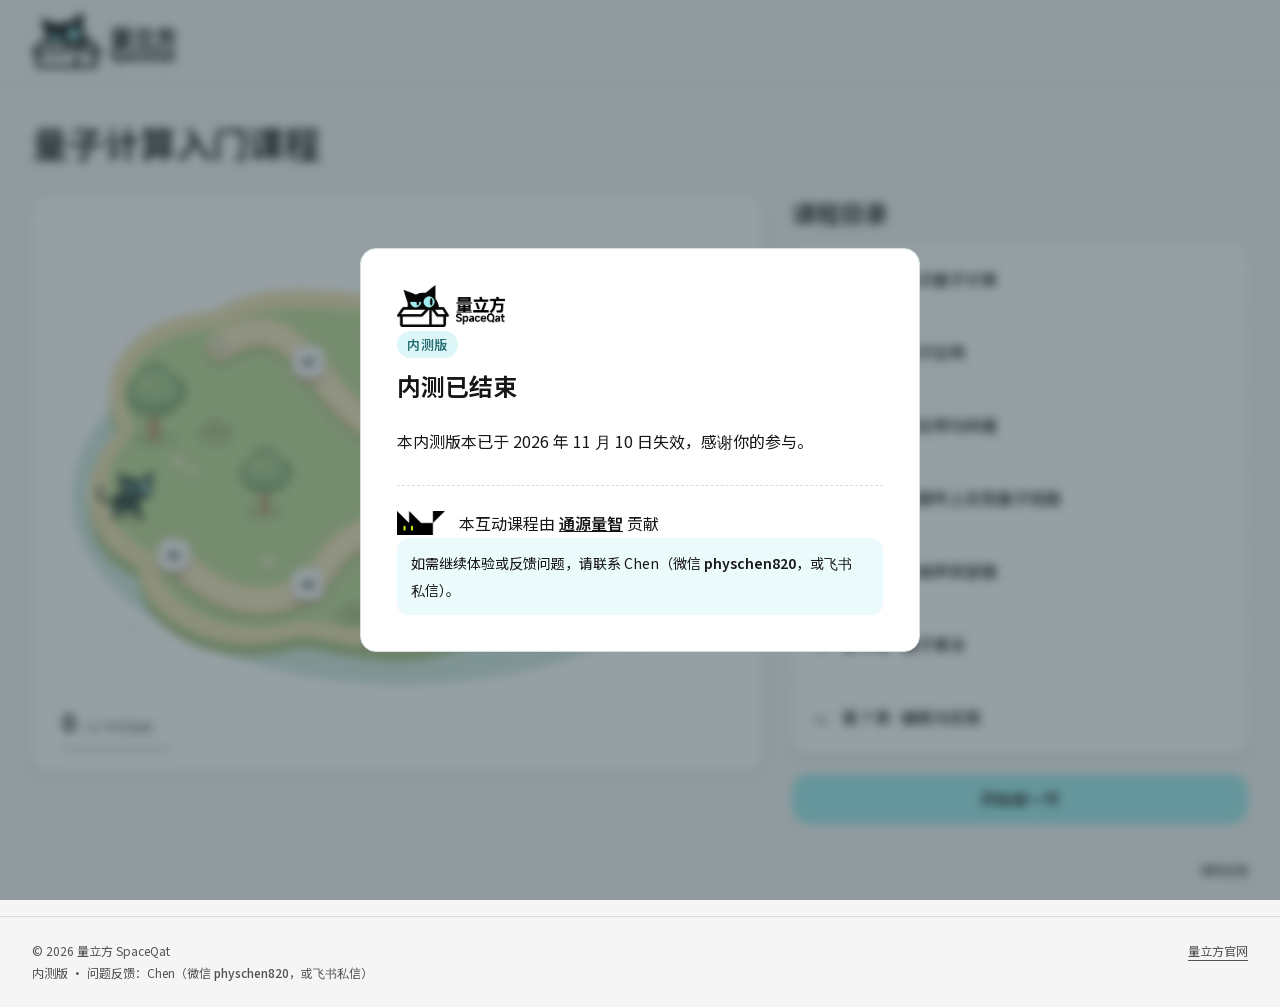
<file: course-beta/index.html>
<!doctype html>
<html lang="zh-CN">
<head>
  <meta charset="utf-8">
  <meta name="robots" content="noindex, nofollow">
  <meta name="viewport" content="width=device-width, initial-scale=1, viewport-fit=cover">
  <meta name="theme-color">
  <meta property="og:type" content="website">
  <meta property="og:title" content="量立方 SpaceQat | 量子计算入门">
  <meta name="twitter:card" content="summary">
  <title>量立方(SpaceQat) | 量子计算入门（内测版）</title>
  <link rel="icon" type="image/png" href="assets/spaceqat-site-logo.png?v=20261101-cleanup">
  <link rel="stylesheet" href="vendor/katex/katex.min.css">
  <link rel="preload" href="assets/fonts/spaceqat-course-sans.woff2?v=20261101-finale" as="font" type="font/woff2" crossorigin>
  <link rel="stylesheet" href="assets/radix-colors.css?v=20261101-cleanup">
  <link rel="stylesheet" href="assets/site.css?v=20261101-finale">
  <link rel="stylesheet" href="assets/island-theme.css?v=20261101-cleanup">
  <link rel="stylesheet" href="assets/directory.css?v=20261101-cleanup">
  <link rel="stylesheet" href="assets/completion.css?v=20261101-finale">
  <link rel="stylesheet" href="assets/beta.css?v=20261102">
  <link rel="stylesheet" href="assets/ux-polish.css?v=20261102-review">
</head>
<body>
<a class="skip-link" href="#main-content">跳到主要内容</a>
<div id="app"></div>
<script defer src="vendor/katex/katex.min.js"></script>
<script defer src="vendor/katex/contrib/auto-render.min.js"></script>
<script defer src="js/notation.js?v=20261101-cleanup"></script>
<script defer src="js/progress.js?v=20261101-cleanup"></script>
<script defer src="js/ui.js?v=20261101-cleanup"></script>
<script defer src="js/directory.js?v=20261101-cleanup"></script>
<script defer src="js/app.js?v=20261101-cleanup"></script>
<script defer src="js/beta.js?v=20261102"></script>
<script defer src="js/island.js?v=20261101-cleanup"></script>
<script defer src="js/bloch.js?v=20261101-cleanup"></script>
<script defer src="js/interactive.js?v=20261102-review"></script>
<script defer src="js/qubit.js?v=20261102-review"></script>
<script defer src="js/lab.js?v=20261101-cleanup"></script>
<script defer src="js/figures.js?v=20261102-review"></script>
<script defer src="js/studio.js?v=20261102-review"></script>
<script defer src="js/entanglement-circuits.js?v=20261101-cleanup"></script>
<script defer src="js/joint-lesson.js?v=20261101-c31"></script>
<script defer src="js/entanglement.js?v=20261101-cleanup"></script>
<script defer src="js/protocol-lesson.js?v=20261101-cleanup"></script>
<script defer src="js/teleport-lesson.js?v=20261102-review"></script>
<script defer src="js/hardware-compile.js?v=20261101-cleanup"></script>
<script defer src="js/course.js?v=20261101-cleanup"></script>
<script defer src="js/curriculum.js?v=20261101-cleanup"></script>
<script defer src="js/lessons/required-1.js?v=20261101-cleanup"></script>
<script defer src="js/lessons/required-2.js?v=20261102-review"></script>
<script defer src="js/lessons/required-3.js?v=20261102-review"></script>
<script defer src="js/lessons/required-4.js?v=20261102-review"></script>
<script defer src="js/lessons/required-5.js?v=20261101-cleanup"></script>
<script defer src="js/lessons/required-6.js?v=20261102-review"></script>
<script defer src="js/lessons/required-7.js?v=20261102-review"></script>
<script defer src="js/completion.js?v=20261102-review"></script>
<script defer src="js/start.js?v=20261102-review"></script>
</body>
</html>
</file>
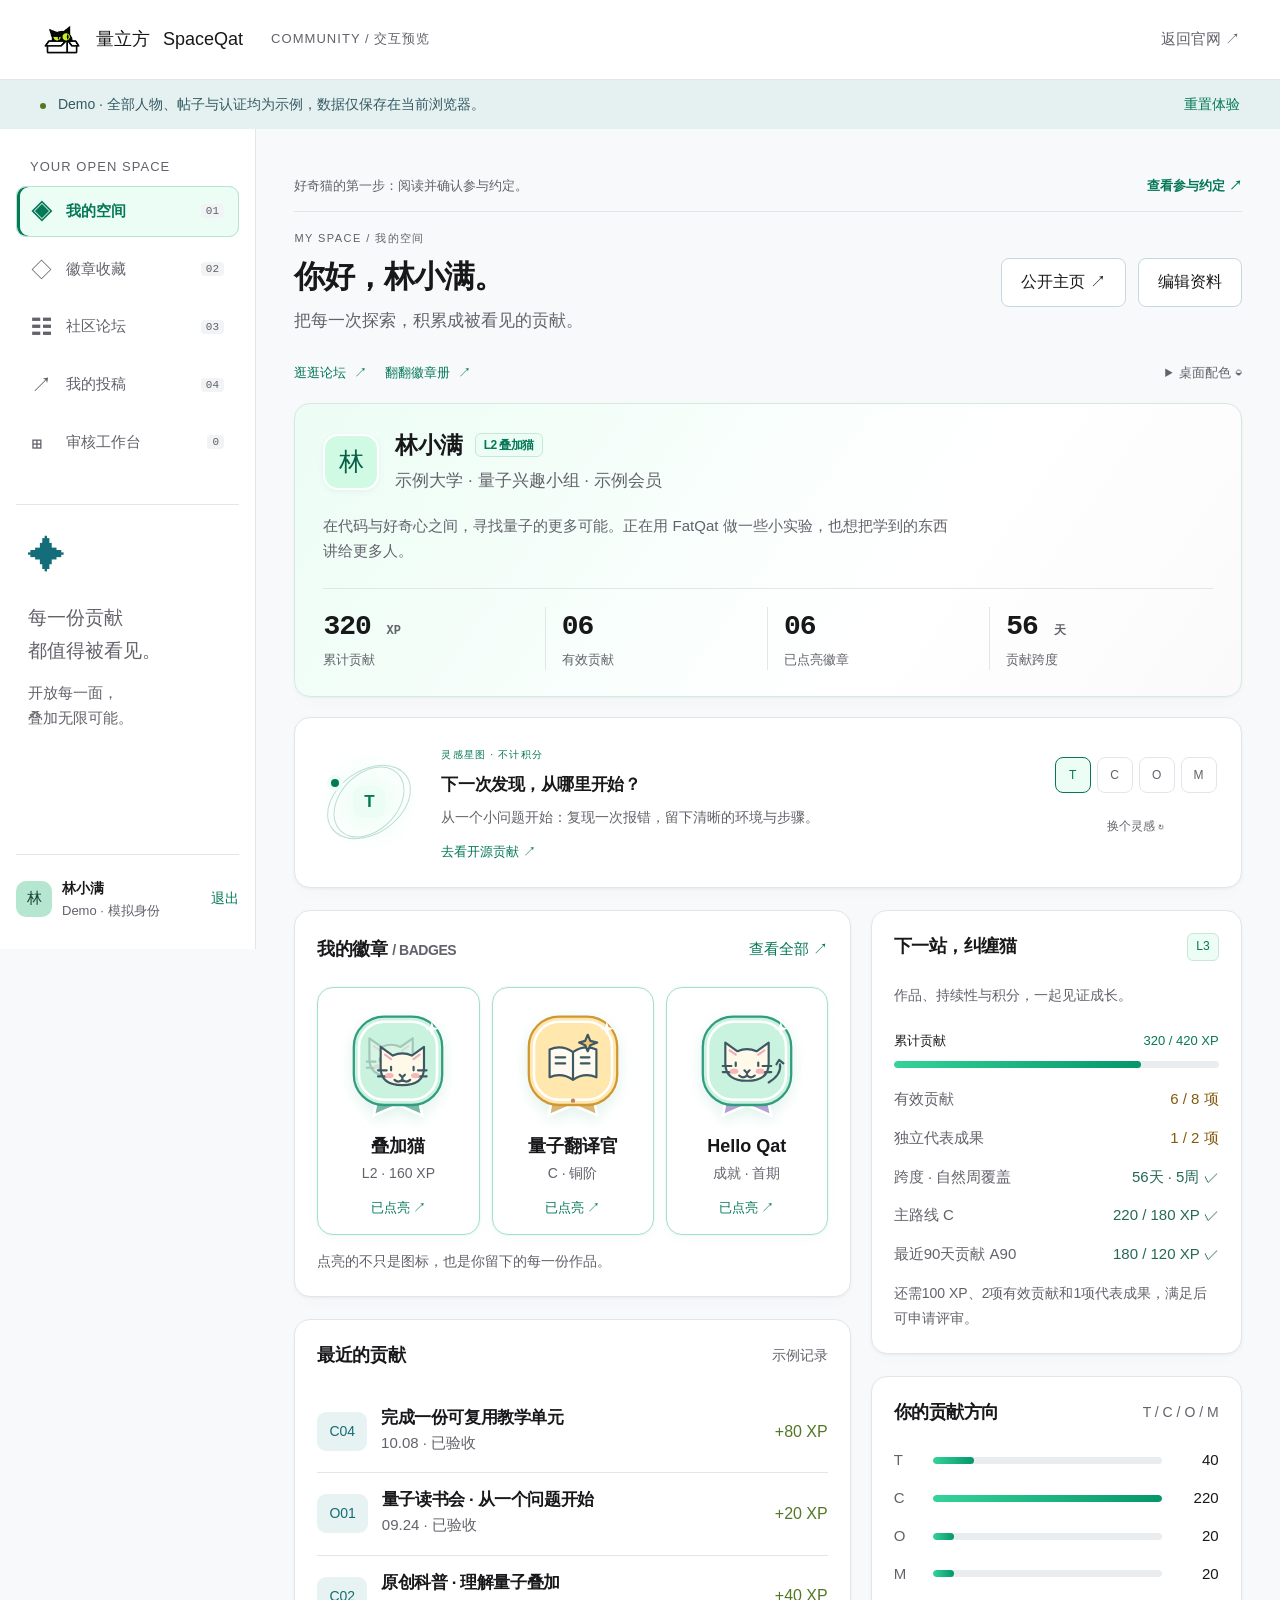
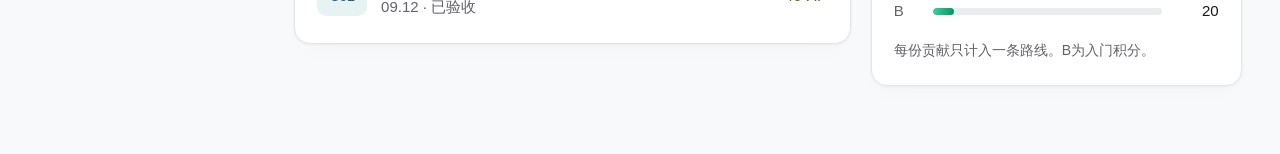
<file: community-demo.html>
<!doctype html>
<html lang="zh-CN">
<head><script defer src="assets/community-agreement.js?v=welcome-1"></script>
  <meta charset="utf-8">
  <meta name="viewport" content="width=device-width, initial-scale=1">
  <meta name="theme-color" content="#07131b">
  <meta name="robots" content="noindex,nofollow">
  <title>我的空间 · SpaceQat 社区 Demo</title>
  <link rel="icon" href="assets/spaceqat-logo.png">
  <link rel="stylesheet" href="assets/member-demo.css?v=membership-4">
  <link rel="stylesheet" href="assets/badge-guide.css?v=guide-1">
  <script src="assets/badge-art.js?v=org-1" defer></script>
  <script src="assets/badge-guide.js?v=campus-2" defer></script>
  <script src="assets/member-demo.js?v=events-1" defer></script>
<link rel="stylesheet" href="assets/member-polish.css?v=welcome-1"><link rel="stylesheet" href="assets/member-workbench.css?v=replies-1"><script defer src="assets/member-workbench.js?v=alive-1"></script><link rel="stylesheet" href="assets/badge-life.css?v=org-1"></head>
<body>
  <a class="skip" href="#main">跳至内容</a>
  <header class="topbar">
    <a class="brand" href="index.html?v=community-2"><img src="assets/spaceqat-logo.png" alt="" width="44" height="40"><span>量立方 <b>SpaceQat</b></span></a>
    <span class="preview-label">COMMUNITY / 交互预览</span>
    <a class="back-home" href="index.html?v=community-2">返回官网 ↗</a>
  </header>
  <div class="demo-banner"><span><i></i> Demo · 全部人物、帖子与认证均为示例，数据仅保存在当前浏览器。</span><button id="reset-demo" class="quiet">重置体验</button></div>
  <div class="app-shell">
    <aside class="sidebar">
      <p class="nav-caption">YOUR OPEN SPACE</p>
      <nav aria-label="社区导航">
        <a href="#profile" data-view="profile"><span>◈</span> 我的空间 <small>01</small></a>
        <a href="#badges" data-view="badges"><span>◇</span> 徽章收藏 <small>02</small></a>
        <a href="#forum" data-view="forum"><span>☷</span> 社区论坛 <small>03</small></a>
        <a href="#submissions" data-view="submissions"><span>↗</span> 我的投稿 <small>04</small></a>
        <a href="#moderation" data-view="moderation"><span>⊞</span> 审核工作台 <small id="pending-count">0</small></a>
      </nav>
      <div class="sidebar-note"><div class="mini-orbit" aria-hidden="true">✦</div><strong>每一份贡献<br>都值得被看见。</strong><p>开放每一面，<br>叠加无限可能。</p></div>
      <div class="session-box"><span class="avatar small">林</span><div><strong id="session-name">体验会员</strong><small id="session-role">模拟登录</small></div><button id="session-button" class="quiet">退出</button></div>
    </aside>
    <main id="main" tabindex="-1"></main>
  </div>
  <div id="toast" role="status" aria-live="polite"></div>
  <dialog id="modal"><button class="dialog-close" type="button" aria-label="关闭对话框">×</button><div id="modal-body"></div></dialog>
  <noscript><p class="no-script">请启用 JavaScript 体验会员中心与论坛。<a href="index.html?v=community-2">返回官网</a></p></noscript>
</body>
</html>
</file>
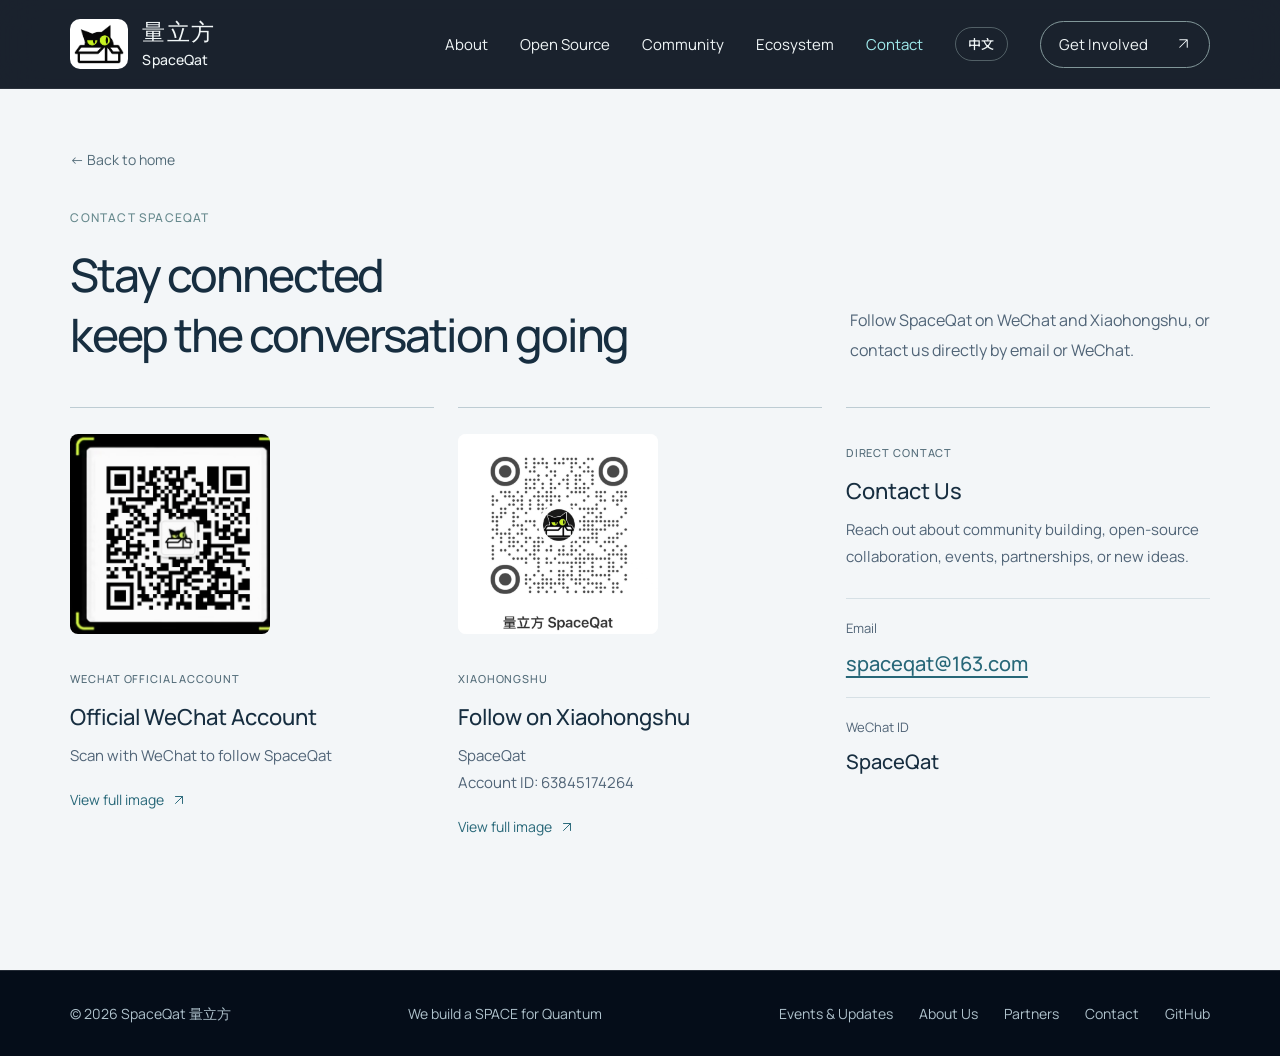
<file: contact-en.html>
<!doctype html>
<html lang="en" data-design-version="5"><head>
<meta charset="utf-8">
<meta name="viewport" content="width=device-width,initial-scale=1">
<meta name="theme-color" content="#050d19">
<title>Contact · SpaceQat</title>
<meta name="description" content="Connect with SpaceQat on WeChat, Xiaohongshu, or by email.">
<meta property="og:title" content="Contact · SpaceQat">
<meta property="og:description" content="Connect with SpaceQat on WeChat, Xiaohongshu, or by email.">
<meta property="og:type" content="website"><meta property="og:locale" content="en_US"><meta property="og:url" content="https://space-qat.com/contact-en.html">
<link rel="canonical" href="https://space-qat.com/contact-en.html">
<link rel="icon" type="image/png" href="assets/spaceqat-logo.png">
<link rel="preload" href="assets/fonts/spaceqat-body.woff2" as="font" type="font/woff2" crossorigin>
<link rel="preload" href="assets/fonts/spaceqat-latin.woff2" as="font" type="font/woff2" crossorigin>
<link rel="stylesheet" href="assets/community.css">
<link rel="stylesheet" href="assets/home.css">
<link rel="stylesheet" href="assets/events.css">
<link rel="stylesheet" href="assets/brand.css?v=membership-4">
<link rel="alternate" hreflang="zh-CN" href="https://space-qat.com/contact.html">
<link rel="alternate" hreflang="en" href="https://space-qat.com/contact-en.html">
</head><body>
<a class="skip" href="#main">Skip to content</a>
<header class="header"><div class="wrap nav"><a class="wordmark" href="en.html?v=community-2" aria-label="SpaceQat home"><img class="brand-logo" src="assets/spaceqat-logo.png" width="2099" height="1713" alt=""><span class="brand-cn">量立方<span class="brand-en">SpaceQat</span></span></a><button class="menu-button" type="button" aria-label="Open navigation" aria-expanded="false" aria-controls="navigation"><span class="menu-icon" aria-hidden="true"></span></button><nav id="navigation" class="nav-links" aria-label="Main navigation"><a href="en.html?v=community-2#about">About</a><a href="en.html?v=community-2#compiler">Open Source</a><a href="events-en.html">Community</a><a href="en.html?v=community-2#partners">Ecosystem</a><a href="contact-en.html" aria-current="page">Contact</a><a class="language-switch" href="contact.html" lang="zh-CN" hreflang="zh-CN" aria-label="切换到中文">中文</a><a class="nav-cta" href="en.html?v=community-2#participate">Get Involved <span aria-hidden="true"><svg class="link-arrow" viewBox="0 0 24 24" aria-hidden="true" focusable="false"><use href="assets/line-icons.svg#arrow-up-right"></use></svg></span></a></nav></div></header>
<main id="main"><section class="contact contact-page section" id="contact" aria-labelledby="contact-title"><div class="wrap">
<div class="section-heading"><div><a class="contact-back" href="en.html?v=community-2#contact">← Back to home</a><p class="eyebrow section-label">CONTACT SPACEQAT</p><h1 class="display" id="contact-title">Stay connected<br>keep the conversation going</h1></div><p class="section-copy">Follow SpaceQat on WeChat and Xiaohongshu, or contact us directly by email or WeChat.</p></div>
<div class="contact-grid" id="social">
<article class="contact-card"><a class="contact-media contact-media-wechat" href="assets/contact-wechat-official.png" target="_blank" aria-label="Open the SpaceQat Official WeChat Account QR code"><img src="assets/contact-wechat-official.png" width="3288" height="1316" loading="lazy" alt="QR code for the SpaceQat Official WeChat Account"></a><div class="contact-card-copy"><span class="eyebrow">WECHAT OFFICIAL ACCOUNT</span><h3>Official WeChat Account</h3><p>Scan with WeChat to follow SpaceQat</p><a class="contact-view" href="assets/contact-wechat-official.png" target="_blank">View full image <svg class="link-arrow" viewBox="0 0 24 24" aria-hidden="true"><use href="assets/line-icons.svg#arrow-up-right"></use></svg></a></div></article>
<article class="contact-card"><a class="contact-media contact-media-xiaohongshu" href="assets/contact-xiaohongshu.jpg" target="_blank" aria-label="Open the SpaceQat Xiaohongshu QR code"><img src="assets/contact-xiaohongshu.jpg" width="1253" height="1772" loading="lazy" alt="QR code for SpaceQat on Xiaohongshu"></a><div class="contact-card-copy"><span class="eyebrow">XIAOHONGSHU</span><h3>Follow on Xiaohongshu</h3><p>SpaceQat<br>Account ID: 63845174264</p><a class="contact-view" href="assets/contact-xiaohongshu.jpg" target="_blank">View full image <svg class="link-arrow" viewBox="0 0 24 24" aria-hidden="true"><use href="assets/line-icons.svg#arrow-up-right"></use></svg></a></div></article>
<article class="contact-card contact-direct"><span class="eyebrow">DIRECT CONTACT</span><h3>Contact Us</h3><p>Reach out about community building, open-source collaboration, events, partnerships, or new ideas.</p><dl><div><dt>Email</dt><dd><a href="mailto:spaceqat@163.com">spaceqat@163.com</a></dd></div><div><dt>WeChat ID</dt><dd>SpaceQat</dd></div></dl></article>
</div>
</div></section></main>
<footer class="footer"><div class="wrap footer-inner"><span>© <span id="year">2026</span> SpaceQat 量立方</span><p class="footer-tagline">We build a SPACE for Quantum</p><nav class="footer-links" aria-label="Footer navigation"><a href="events-en.html">Events & Updates</a><a href="en.html?v=community-2#about">About Us</a><a href="en.html?v=community-2#partners">Partners</a><a href="en.html?v=community-2#contact">Contact</a><a href="https://github.com/spaceqat" target="_blank" rel="noopener noreferrer">GitHub</a></nav></div></footer>
<script src="assets/navigation.js?v=membership-4" defer></script>
</body></html>
</file>
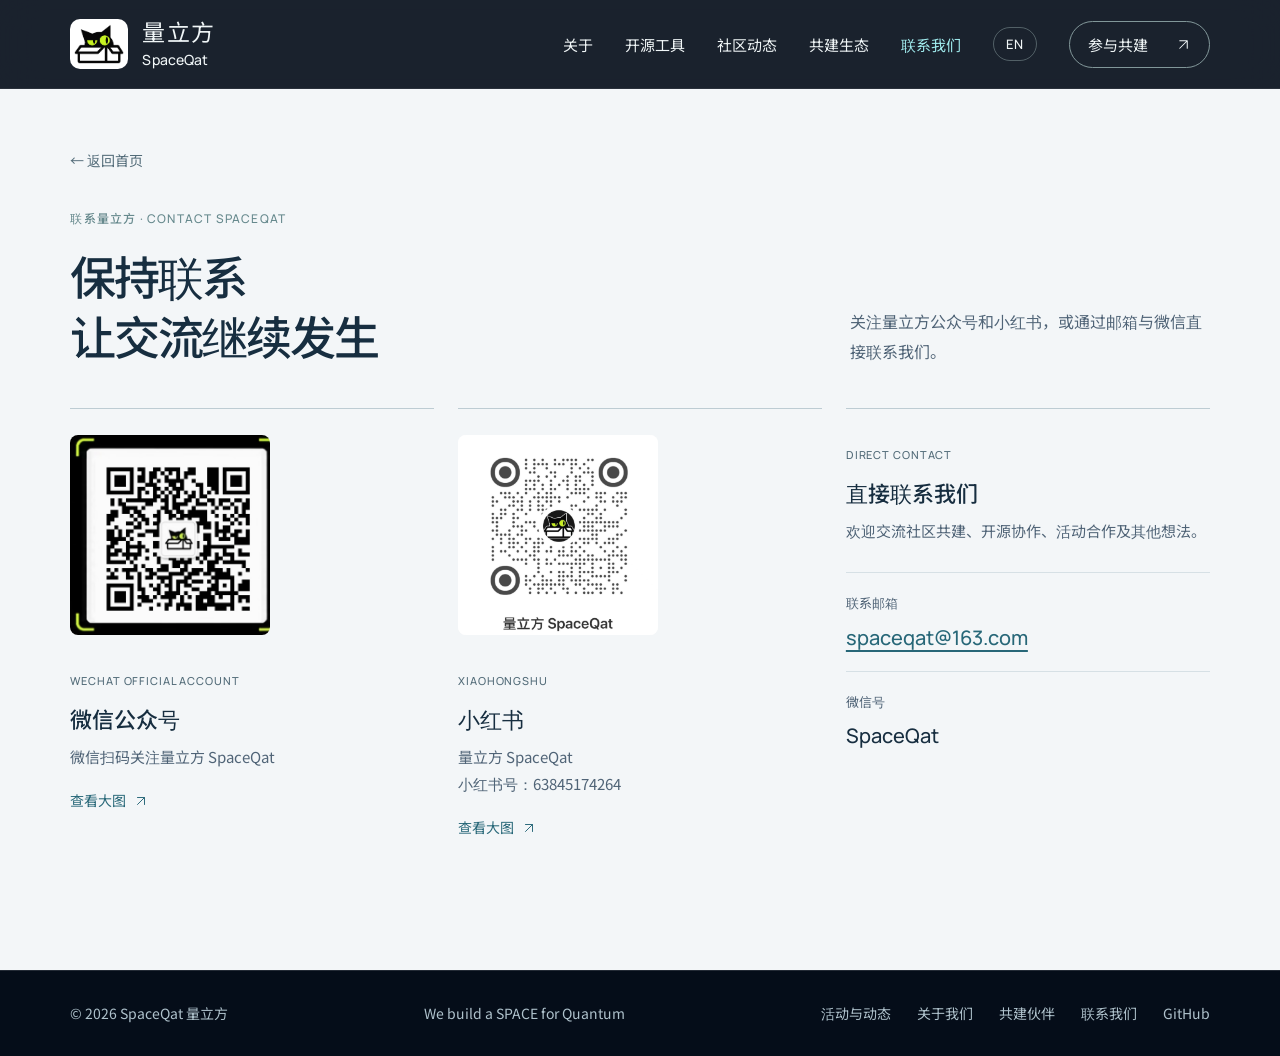
<file: contact.html>
<!doctype html>
<html lang="zh-CN" data-design-version="5"><head>
<meta charset="utf-8">
<meta name="viewport" content="width=device-width,initial-scale=1">
<meta name="theme-color" content="#050d19">
<title>联系我们 · 量立方 SpaceQat</title>
<meta name="description" content="通过微信公众号、小红书、邮箱和微信联系量立方。">
<meta property="og:title" content="联系我们 · 量立方 SpaceQat">
<meta property="og:description" content="通过微信公众号、小红书、邮箱和微信联系量立方。">
<meta property="og:type" content="website"><meta property="og:locale" content="zh_CN"><meta property="og:url" content="https://space-qat.com/contact.html">
<link rel="canonical" href="https://space-qat.com/contact.html">
<link rel="icon" type="image/png" href="assets/spaceqat-logo.png">
<link rel="preload" href="assets/fonts/spaceqat-body.woff2" as="font" type="font/woff2" crossorigin>
<link rel="preload" href="assets/fonts/spaceqat-latin.woff2" as="font" type="font/woff2" crossorigin>

<link rel="stylesheet" href="assets/community.css">
<link rel="stylesheet" href="assets/home.css">
<link rel="stylesheet" href="assets/events.css">
<link rel="stylesheet" href="assets/brand.css?v=membership-4">
<link rel="alternate" hreflang="zh-CN" href="https://space-qat.com/contact.html">
<link rel="alternate" hreflang="en" href="https://space-qat.com/contact-en.html">
</head><body>
<a class="skip" href="#main">跳至主要内容</a>
<header class="header"><div class="wrap nav"><a class="wordmark" href="index.html?v=community-2" aria-label="量立方 SpaceQat 首页"><img class="brand-logo" src="assets/spaceqat-logo.png" width="2099" height="1713" alt=""><span class="brand-cn">量立方<span class="brand-en">SpaceQat</span></span></a><button class="menu-button" type="button" aria-label="打开导航" aria-expanded="false" aria-controls="navigation"><span class="menu-icon" aria-hidden="true"></span></button><nav id="navigation" class="nav-links" aria-label="主导航"><a href="index.html?v=community-2#about">关于</a><a href="index.html?v=community-2#compiler">开源工具</a><a href="events.html">社区动态</a><a href="index.html?v=community-2#partners">共建生态</a><a href="contact.html" aria-current="page">联系我们</a><a class="language-switch" href="contact-en.html" lang="en" hreflang="en" aria-label="Switch to English">EN</a><a class="nav-cta" href="index.html?v=community-2#participate">参与共建 <span aria-hidden="true"><svg class="link-arrow" viewBox="0 0 24 24" aria-hidden="true" focusable="false"><use href="assets/line-icons.svg#arrow-up-right"></use></svg></span></a></nav></div></header>
<main id="main"><section class="contact contact-page section" id="contact" aria-labelledby="contact-title"><div class="wrap">
<div class="section-heading"><div><a class="contact-back" href="index.html?v=community-2#contact">← 返回首页</a><p class="eyebrow section-label">联系量立方 · CONTACT SPACEQAT</p><h1 class="display" id="contact-title">保持联系<br>让交流继续发生</h1></div><p class="section-copy">关注量立方公众号和小红书，或通过邮箱与微信直接联系我们。</p></div>
<div class="contact-grid" id="social">
<article class="contact-card"><a class="contact-media contact-media-wechat" href="assets/contact-wechat-official.png" target="_blank" aria-label="查看量立方微信公众号二维码大图"><img src="assets/contact-wechat-official.png" width="3288" height="1316" loading="lazy" alt="量立方微信公众号二维码"></a><div class="contact-card-copy"><span class="eyebrow">WECHAT OFFICIAL ACCOUNT</span><h3>微信公众号</h3><p>微信扫码关注量立方 SpaceQat</p><a class="contact-view" href="assets/contact-wechat-official.png" target="_blank">查看大图 <svg class="link-arrow" viewBox="0 0 24 24" aria-hidden="true"><use href="assets/line-icons.svg#arrow-up-right"></use></svg></a></div></article>
<article class="contact-card"><a class="contact-media contact-media-xiaohongshu" href="assets/contact-xiaohongshu.jpg" target="_blank" aria-label="查看量立方小红书二维码大图"><img src="assets/contact-xiaohongshu.jpg" width="1253" height="1772" loading="lazy" alt="量立方 SpaceQat 小红书二维码"></a><div class="contact-card-copy"><span class="eyebrow">XIAOHONGSHU</span><h3>小红书</h3><p>量立方 SpaceQat<br>小红书号：63845174264</p><a class="contact-view" href="assets/contact-xiaohongshu.jpg" target="_blank">查看大图 <svg class="link-arrow" viewBox="0 0 24 24" aria-hidden="true"><use href="assets/line-icons.svg#arrow-up-right"></use></svg></a></div></article>
<article class="contact-card contact-direct"><span class="eyebrow">DIRECT CONTACT</span><h3>直接联系我们</h3><p>欢迎交流社区共建、开源协作、活动合作及其他想法。</p><dl><div><dt>联系邮箱</dt><dd><a href="mailto:spaceqat@163.com">spaceqat@163.com</a></dd></div><div><dt>微信号</dt><dd>SpaceQat</dd></div></dl></article>
</div>
</div></section></main>
<footer class="footer"><div class="wrap footer-inner"><span>© <span id="year">2026</span> SpaceQat 量立方</span><p class="footer-tagline">We build a SPACE for Quantum</p><nav class="footer-links" aria-label="页脚导航"><a href="events.html">活动与动态</a><a href="index.html?v=community-2#about">关于我们</a><a href="index.html?v=community-2#partners">共建伙伴</a><a href="index.html?v=community-2#contact">联系我们</a><a href="https://github.com/spaceqat" target="_blank" rel="noopener noreferrer">GitHub</a></nav></div></footer>
<script src="assets/navigation.js?v=membership-4" defer></script>
</body></html>
</file>
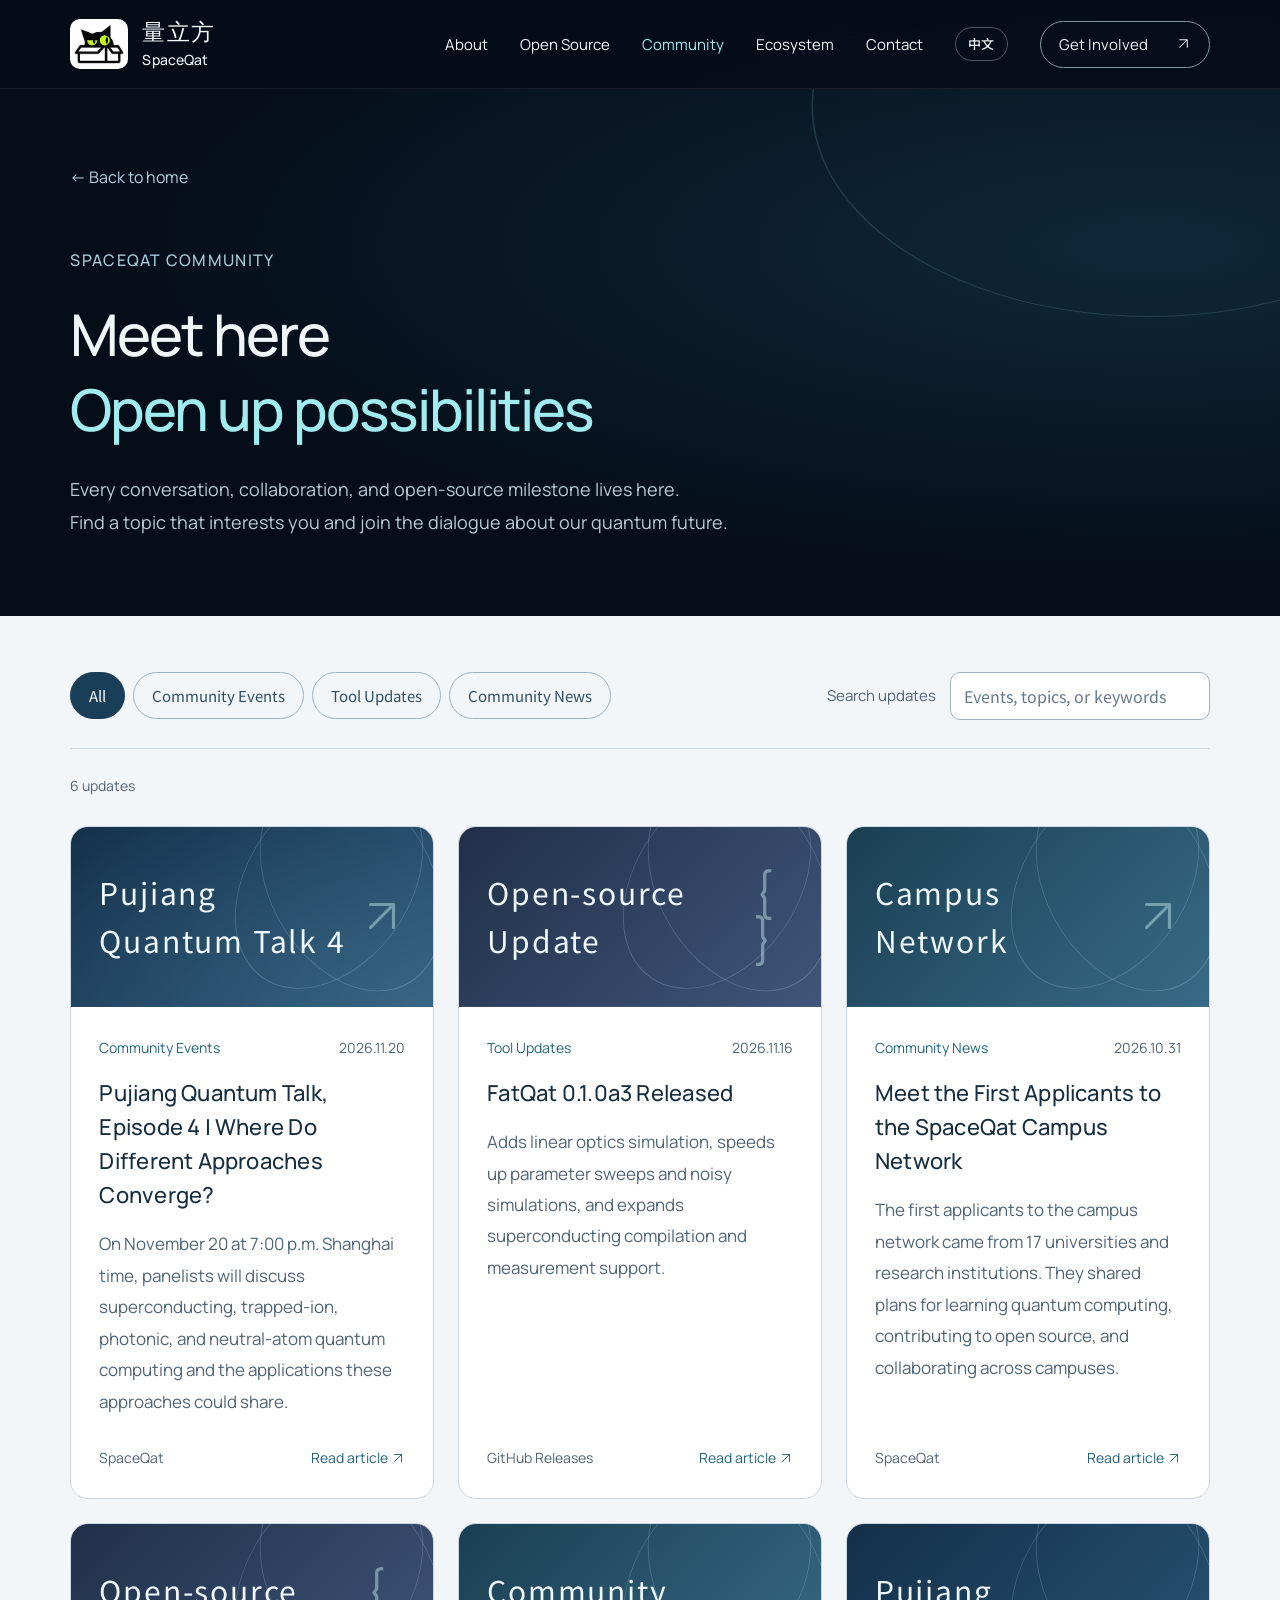
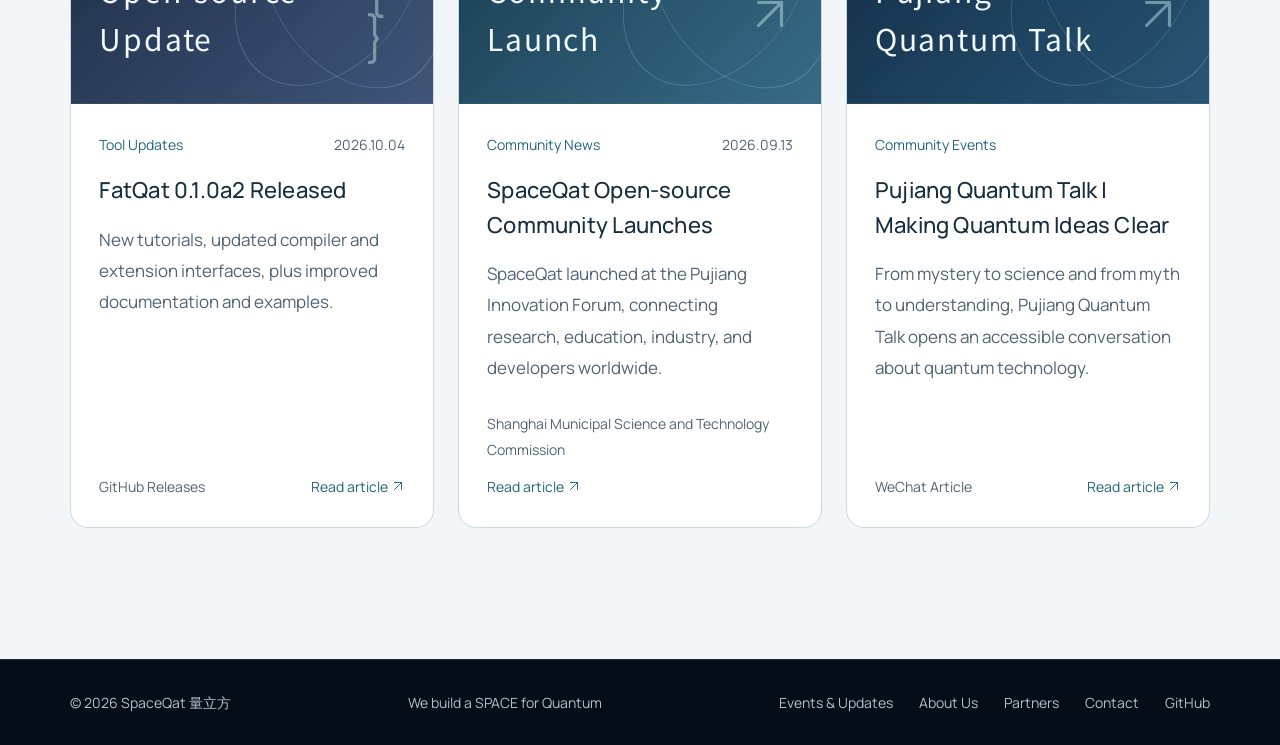
<file: events-en.html>
<!doctype html>
<html lang="en" data-design-version="5"><head>
<meta charset="utf-8">
<meta name="viewport" content="width=device-width,initial-scale=1">
<meta name="theme-color" content="#050d19">
<title>Events & Updates · SpaceQat</title>
<meta name="description" content="Explore SpaceQat community events, conversations, and open-source updates.">
<meta property="og:title" content="Events & Updates · SpaceQat">
<meta property="og:description" content="Community events, shared conversations, and open-source progress—connecting people through every exchange.">
<meta property="og:type" content="website"><meta property="og:locale" content="en_US"><meta property="og:url" content="https://space-qat.com/events-en.html">
<link rel="canonical" href="https://space-qat.com/events-en.html">
<link rel="alternate" hreflang="zh-CN" href="https://space-qat.com/events.html">
<link rel="alternate" hreflang="en" href="https://space-qat.com/events-en.html">
<link rel="alternate" hreflang="x-default" href="https://space-qat.com/events.html">
<link rel="icon" type="image/png" href="assets/spaceqat-logo.png">
<link rel="preload" href="assets/fonts/spaceqat-body.woff2" as="font" type="font/woff2" crossorigin>
<link rel="preload" href="assets/fonts/spaceqat-latin.woff2" as="font" type="font/woff2" crossorigin>
<link rel="stylesheet" href="assets/community.css">
<link rel="stylesheet" href="assets/home.css">
<link rel="stylesheet" href="assets/events.css">
<link rel="stylesheet" href="assets/brand.css?v=membership-4">
</head><body>
<a class="skip" href="#main">Skip to content</a>
<header class="header"><div class="wrap nav"><a class="wordmark" href="en.html?v=community-2" aria-label="SpaceQat home"><img class="brand-logo" src="assets/spaceqat-logo.png" width="2099" height="1713" alt=""><span class="brand-cn">量立方<span class="brand-en">SpaceQat</span></span></a><button class="menu-button" type="button" aria-label="Open navigation" aria-expanded="false" aria-controls="navigation"><span class="menu-icon" aria-hidden="true"></span></button><nav id="navigation" class="nav-links" aria-label="Main navigation"><a href="en.html?v=community-2#about">About</a><a href="en.html?v=community-2#compiler">Open Source</a><a href="events-en.html" aria-current="page">Community</a><a href="en.html?v=community-2#partners">Ecosystem</a><a href="en.html?v=community-2#contact">Contact</a><a class="language-switch" href="events.html" lang="zh-CN" hreflang="zh-CN" aria-label="切换到中文">中文</a><a class="nav-cta" href="en.html?v=community-2#participate">Get Involved <span aria-hidden="true"><svg class="link-arrow" viewBox="0 0 24 24" aria-hidden="true" focusable="false"><use href="assets/line-icons.svg#arrow-up-right"></use></svg></span></a></nav></div></header>
<main id="main">
<section class="archive-hero" aria-labelledby="events-title"><div class="wrap">
<a class="archive-back" href="en.html?v=community-2">← Back to home</a><p class="eyebrow section-label">SPACEQAT COMMUNITY</p>
<h1 id="events-title">Meet here<br><span>Open up possibilities</span></h1>
<p>Every conversation, collaboration, and open-source milestone lives here.<br>Find a topic that interests you and join the dialogue about our quantum future.</p>
</div></section>
<section class="archive-body light" aria-label="Events and updates"><div class="wrap">
<div class="archive-toolbar">
<div class="community-filters" data-news-filters role="group" aria-label="Filter updates by category"></div>
<label class="archive-search" for="news-search">Search updates<input type="search" id="news-search" placeholder="Events, topics, or keywords" autocomplete="off" disabled></label>
</div>
<p class="archive-count" data-news-count role="status" aria-live="polite"></p>
<div class="community-grid archive-grid" data-news="archive" aria-busy="true"><p class="community-empty">Loading community updates…</p></div>
<div class="archive-more"><button type="button" class="button archive-load" data-news-more hidden>Load more updates ↓</button></div>
<noscript><p class="community-empty">Enable JavaScript to browse and filter updates. <a class="text-link" href="https://mp.weixin.qq.com/s/DQxBe7qwQh8dn3xB25d0ww" target="_blank" rel="noopener noreferrer">Read Pujiang Quantum Talk</a></p></noscript>
</div></section></main>
<footer class="footer"><div class="wrap footer-inner"><span>© <span id="year">2026</span> SpaceQat 量立方</span><p class="footer-tagline">We build a SPACE for Quantum</p><nav class="footer-links" aria-label="Footer navigation"><a href="events-en.html">Events & Updates</a><a href="en.html?v=community-2#about">About Us</a><a href="en.html?v=community-2#partners">Partners</a><a href="en.html?v=community-2#contact">Contact</a><a href="https://github.com/spaceqat" target="_blank" rel="noopener noreferrer">GitHub</a></nav></div></footer>
<script src="assets/navigation.js?v=membership-4" defer></script>
<script src="assets/community.js" defer></script>
<noscript><style>.header{position:relative}.nav{height:auto;min-height:76px;flex-wrap:wrap;padding-block:18px}.nav-links{display:flex;position:static;flex-direction:row;flex-wrap:wrap;padding:0;border:0;background:none}.menu-button,.archive-toolbar,.archive-count,[data-news],.archive-more{display:none}.archive-hero{padding-top:35px}</style></noscript>
</body></html>
</file>
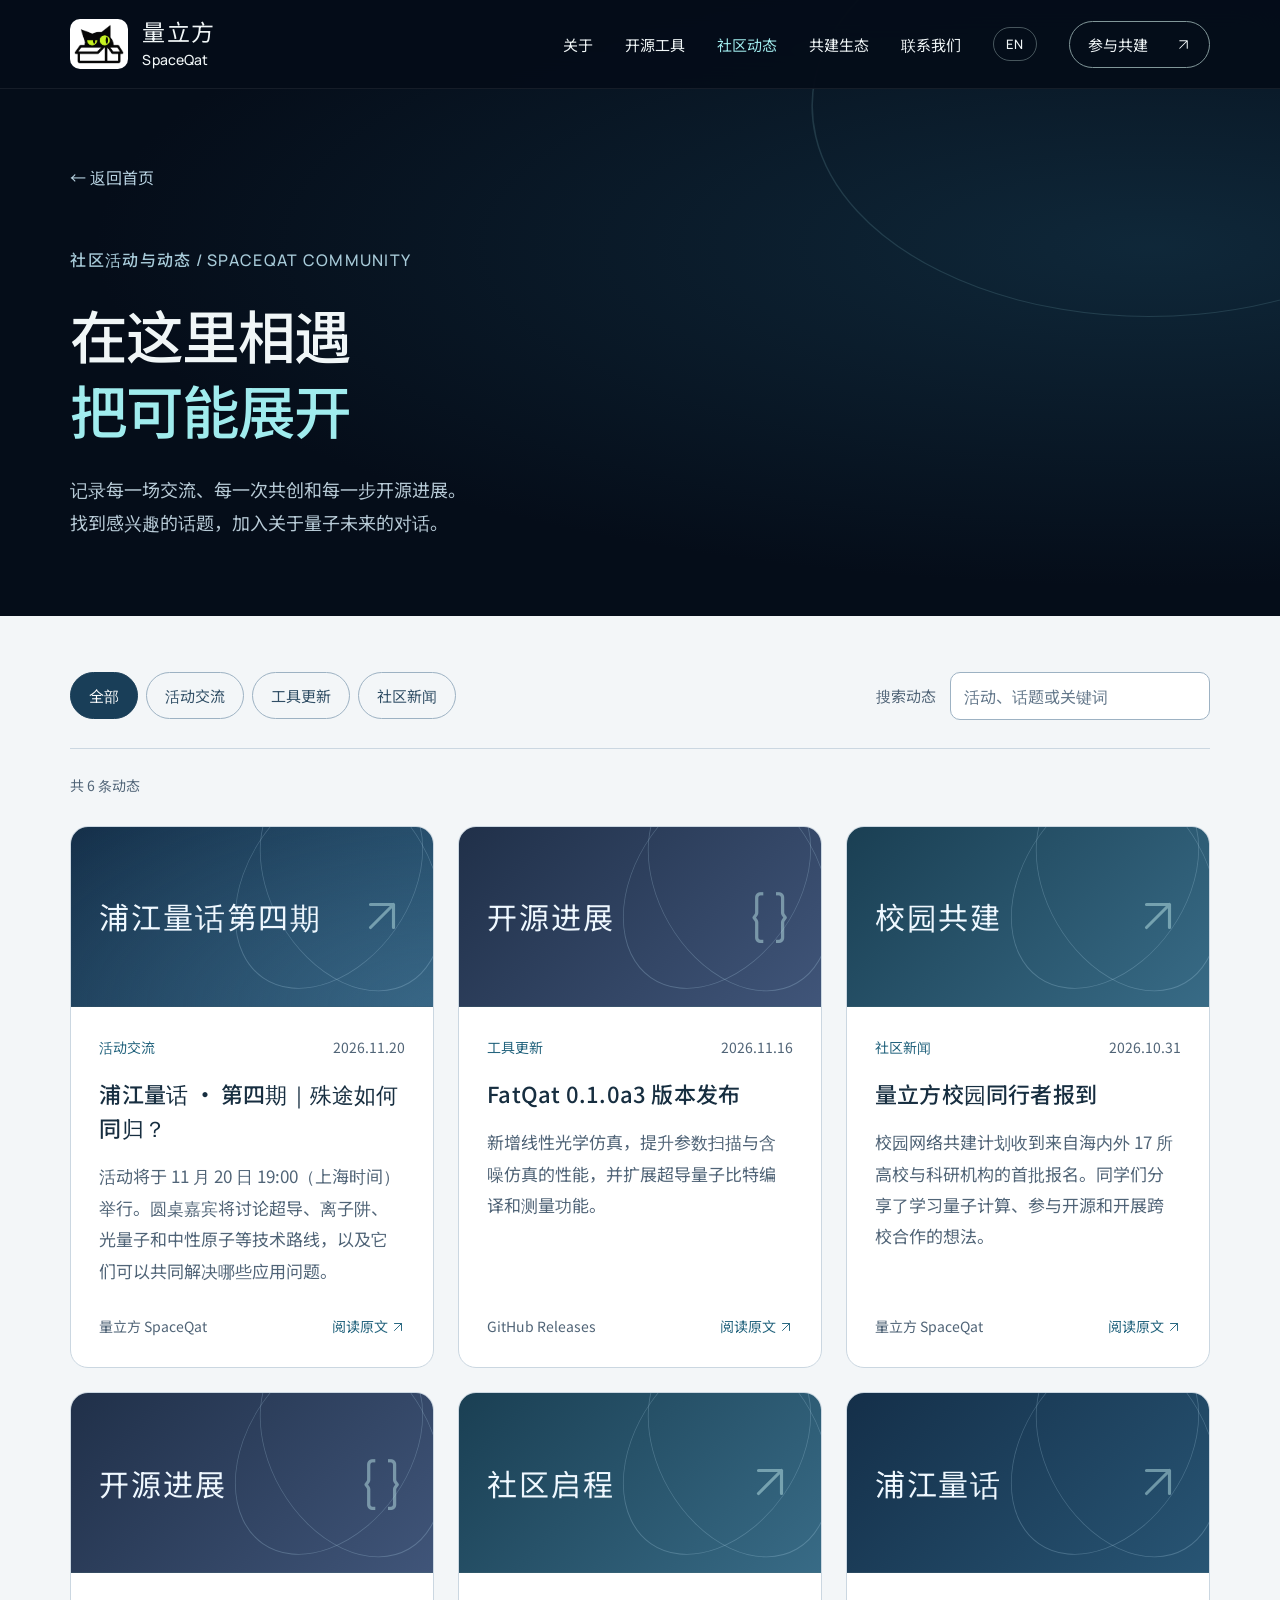
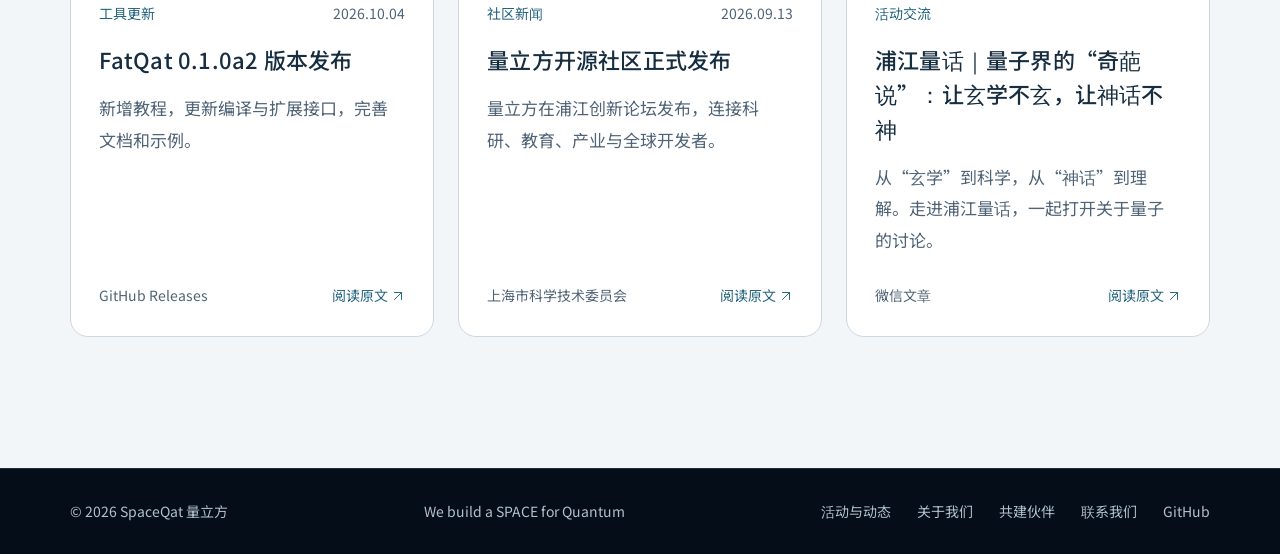
<file: events.html>
<!doctype html>
<html lang="zh-CN" data-design-version="5"><head>
<meta charset="utf-8">
<meta name="viewport" content="width=device-width,initial-scale=1">
<meta name="theme-color" content="#050d19">
<title>活动与动态 · 量立方 SpaceQat</title>
<meta name="description" content="探索量立方 SpaceQat 的社区活动、交流分享与开源进展。让好奇相遇，让交流发生。">
<meta property="og:title" content="活动与动态 · 量立方 SpaceQat">
<meta property="og:description" content="社区活动、交流分享与开源进展，在每一次对话中连接彼此。">
<meta property="og:type" content="website"><meta property="og:locale" content="zh_CN"><meta property="og:url" content="https://space-qat.com/events.html">
<link rel="canonical" href="https://space-qat.com/events.html">
<link rel="alternate" hreflang="zh-CN" href="https://space-qat.com/events.html">
<link rel="alternate" hreflang="en" href="https://space-qat.com/events-en.html">
<link rel="alternate" hreflang="x-default" href="https://space-qat.com/events.html">
<link rel="icon" type="image/png" href="assets/spaceqat-logo.png">
<link rel="preload" href="assets/fonts/spaceqat-body.woff2" as="font" type="font/woff2" crossorigin>
<link rel="preload" href="assets/fonts/spaceqat-latin.woff2" as="font" type="font/woff2" crossorigin>

<link rel="stylesheet" href="assets/community.css">
<link rel="stylesheet" href="assets/home.css">
<link rel="stylesheet" href="assets/events.css">
<link rel="stylesheet" href="assets/brand.css?v=membership-4">
</head><body>
<a class="skip" href="#main">跳至主要内容</a>
<header class="header"><div class="wrap nav"><a class="wordmark" href="index.html?v=community-2" aria-label="量立方 SpaceQat 首页"><img class="brand-logo" src="assets/spaceqat-logo.png" width="2099" height="1713" alt=""><span class="brand-cn">量立方<span class="brand-en">SpaceQat</span></span></a><button class="menu-button" type="button" aria-label="打开导航" aria-expanded="false" aria-controls="navigation"><span class="menu-icon" aria-hidden="true"></span></button><nav id="navigation" class="nav-links" aria-label="主导航"><a href="index.html?v=community-2#about">关于</a><a href="index.html?v=community-2#compiler">开源工具</a><a href="events.html" aria-current="page">社区动态</a><a href="index.html?v=community-2#partners">共建生态</a><a href="index.html?v=community-2#contact">联系我们</a><a class="language-switch" href="events-en.html" lang="en" hreflang="en" aria-label="Switch to English">EN</a><a class="nav-cta" href="index.html?v=community-2#participate">参与共建 <span aria-hidden="true"><svg class="link-arrow" viewBox="0 0 24 24" aria-hidden="true" focusable="false"><use href="assets/line-icons.svg#arrow-up-right"></use></svg></span></a></nav></div></header>
<main id="main">
<section class="archive-hero" aria-labelledby="events-title"><div class="wrap">
<a class="archive-back" href="index.html?v=community-2">← 返回首页</a><p class="eyebrow section-label">社区活动与动态 / SPACEQAT COMMUNITY</p>
<h1 id="events-title">在这里相遇<br><span>把可能展开</span></h1>
<p>记录每一场交流、每一次共创和每一步开源进展。<br>找到感兴趣的话题，加入关于量子未来的对话。</p>
</div></section>
<section class="archive-body light" aria-label="活动与动态列表"><div class="wrap">
<div class="archive-toolbar">
<div class="community-filters" data-news-filters role="group" aria-label="按动态分类筛选"></div>
<label class="archive-search" for="news-search">搜索动态<input type="search" id="news-search" placeholder="活动、话题或关键词" autocomplete="off" disabled></label>
</div>
<p class="archive-count" data-news-count role="status" aria-live="polite"></p>
<div class="community-grid archive-grid" data-news="archive" aria-busy="true"><p class="community-empty">正在加载社区动态…</p></div>
<div class="archive-more"><button type="button" class="button archive-load" data-news-more hidden>加载更多动态 ↓</button></div>
<noscript><p class="community-empty">开启 JavaScript 可浏览和筛选动态列表。<a class="text-link" href="https://mp.weixin.qq.com/s/DQxBe7qwQh8dn3xB25d0ww" target="_blank" rel="noopener noreferrer">阅读浦江量话</a></p></noscript>
</div></section></main>
<footer class="footer"><div class="wrap footer-inner"><span>© <span id="year">2026</span> SpaceQat 量立方</span><p class="footer-tagline">We build a SPACE for Quantum</p><nav class="footer-links" aria-label="页脚导航"><a href="events.html">活动与动态</a><a href="index.html?v=community-2#about">关于我们</a><a href="index.html?v=community-2#partners">共建伙伴</a><a href="index.html?v=community-2#contact">联系我们</a><a href="https://github.com/spaceqat" target="_blank" rel="noopener noreferrer">GitHub</a></nav></div></footer>
<script src="assets/navigation.js?v=membership-4" defer></script>
<script src="assets/community.js" defer></script>
<noscript><style>.header{position:relative}.nav{height:auto;min-height:76px;flex-wrap:wrap;padding-block:18px}.nav-links{display:flex;position:static;flex-direction:row;flex-wrap:wrap;padding:0;border:0;background:none}.menu-button,.archive-toolbar,.archive-count,[data-news],.archive-more{display:none}.archive-hero{padding-top:35px}</style></noscript>
</body></html>
</file>
<file: course-beta/assets/radix-colors.css>
/* Radix Colors 3.0.0, official sRGB scales. MIT. See vendor/radix-colors/LICENSE. */
:root {
  --olive-1: #fcfdfc;
  --olive-2: #f8faf8;
  --olive-3: #eff1ef;
  --olive-4: #e7e9e7;
  --olive-5: #dfe2df;
  --olive-6: #d7dad7;
  --olive-7: #cccfcc;
  --olive-8: #b9bcb8;
  --olive-9: #898e87;
  --olive-10: #7f847d;
  --olive-11: #60655f;
  --olive-12: #1d211c;
  --olive-a1: #00550003;
  --olive-a2: #00490007;
  --olive-a3: #00200010;
  --olive-a4: #00160018;
  --olive-a5: #00180020;
  --olive-a6: #00140028;
  --olive-a7: #000f0033;
  --olive-a8: #040f0047;
  --olive-a9: #050f0078;
  --olive-a10: #040e0082;
  --olive-a11: #020a00a0;
  --olive-a12: #010600e3;
  --lime-1: #fcfdfa;
  --lime-2: #f8faf3;
  --lime-3: #eef6d6;
  --lime-4: #e2f0bd;
  --lime-5: #d3e7a6;
  --lime-6: #c2da91;
  --lime-7: #abc978;
  --lime-8: #8db654;
  --lime-9: #bdee63;
  --lime-10: #b0e64c;
  --lime-11: #5c7c2f;
  --lime-12: #37401c;
  --lime-a1: #66990005;
  --lime-a2: #6b95000c;
  --lime-a3: #96c80029;
  --lime-a4: #8fc60042;
  --lime-a5: #81bb0059;
  --lime-a6: #72aa006e;
  --lime-a7: #61990087;
  --lime-a8: #559200ab;
  --lime-a9: #93e4009c;
  --lime-a10: #8fdc00b3;
  --lime-a11: #375f00d0;
  --lime-a12: #1e2900e3;
  --grass-1: #fbfefb;
  --grass-2: #f5fbf5;
  --grass-3: #e9f6e9;
  --grass-4: #daf1db;
  --grass-5: #c9e8ca;
  --grass-6: #b2ddb5;
  --grass-7: #94ce9a;
  --grass-8: #65ba74;
  --grass-9: #46a758;
  --grass-10: #3e9b4f;
  --grass-11: #2a7e3b;
  --grass-12: #203c25;
  --grass-a1: #00c00004;
  --grass-a2: #0099000a;
  --grass-a3: #00970016;
  --grass-a4: #009f0725;
  --grass-a5: #00930536;
  --grass-a6: #008f0a4d;
  --grass-a7: #018b0f6b;
  --grass-a8: #008d199a;
  --grass-a9: #008619b9;
  --grass-a10: #007b17c1;
  --grass-a11: #006514d5;
  --grass-a12: #002006df;
  --red-1: #fffcfc;
  --red-2: #fff7f7;
  --red-3: #feebec;
  --red-4: #ffdbdc;
  --red-5: #ffcdce;
  --red-6: #fdbdbe;
  --red-7: #f4a9aa;
  --red-8: #eb8e90;
  --red-9: #e5484d;
  --red-10: #dc3e42;
  --red-11: #ce2c31;
  --red-12: #641723;
  --red-a1: #ff000003;
  --red-a2: #ff000008;
  --red-a3: #f3000d14;
  --red-a4: #ff000824;
  --red-a5: #ff000632;
  --red-a6: #f8000442;
  --red-a7: #df000356;
  --red-a8: #d2000571;
  --red-a9: #db0007b7;
  --red-a10: #d10005c1;
  --red-a11: #c40006d3;
  --red-a12: #55000de8;
  --amber-1: #fefdfb;
  --amber-2: #fefbe9;
  --amber-3: #fff7c2;
  --amber-4: #ffee9c;
  --amber-5: #fbe577;
  --amber-6: #f3d673;
  --amber-7: #e9c162;
  --amber-8: #e2a336;
  --amber-9: #ffc53d;
  --amber-10: #ffba18;
  --amber-11: #ab6400;
  --amber-12: #4f3422;
  --amber-a1: #c0800004;
  --amber-a2: #f4d10016;
  --amber-a3: #ffde003d;
  --amber-a4: #ffd40063;
  --amber-a5: #f8cf0088;
  --amber-a6: #eab5008c;
  --amber-a7: #dc9b009d;
  --amber-a8: #da8a00c9;
  --amber-a9: #ffb300c2;
  --amber-a10: #ffb300e7;
  --amber-a11: #ab6400;
  --amber-a12: #341500dd;
  --violet-1: #fdfcfe;
  --violet-2: #faf8ff;
  --violet-3: #f4f0fe;
  --violet-4: #ebe4ff;
  --violet-5: #e1d9ff;
  --violet-6: #d4cafe;
  --violet-7: #c2b5f5;
  --violet-8: #aa99ec;
  --violet-9: #6e56cf;
  --violet-10: #654dc4;
  --violet-11: #6550b9;
  --violet-12: #2f265f;
  --violet-a1: #5500aa03;
  --violet-a2: #4900ff07;
  --violet-a3: #4400ee0f;
  --violet-a4: #4300ff1b;
  --violet-a5: #3600ff26;
  --violet-a6: #3100fb35;
  --violet-a7: #2d01dd4a;
  --violet-a8: #2b00d066;
  --violet-a9: #2400b7a9;
  --violet-a10: #2300abb2;
  --violet-a11: #1f0099af;
  --violet-a12: #0b0043d9;
  --sky-1: #f9feff;
  --sky-2: #f1fafd;
  --sky-3: #e1f6fd;
  --sky-4: #d1f0fa;
  --sky-5: #bee7f5;
  --sky-6: #a9daed;
  --sky-7: #8dcae3;
  --sky-8: #60b3d7;
  --sky-9: #7ce2fe;
  --sky-10: #74daf8;
  --sky-11: #00749e;
  --sky-12: #1d3e56;
  --sky-a1: #00d5ff06;
  --sky-a2: #00a4db0e;
  --sky-a3: #00b3ee1e;
  --sky-a4: #00ace42e;
  --sky-a5: #00a1d841;
  --sky-a6: #0092ca56;
  --sky-a7: #0089c172;
  --sky-a8: #0085bf9f;
  --sky-a9: #00c7fe83;
  --sky-a10: #00bcf38b;
  --sky-a11: #00749e;
  --sky-a12: #002540e2;
}
[data-theme="dark"] {
  --olive-1: #111210;
  --olive-2: #181917;
  --olive-3: #212220;
  --olive-4: #282a27;
  --olive-5: #2f312e;
  --olive-6: #383a36;
  --olive-7: #454843;
  --olive-8: #5c625b;
  --olive-9: #687066;
  --olive-10: #767d74;
  --olive-11: #afb5ad;
  --olive-12: #eceeec;
  --olive-a1: #00000000;
  --olive-a2: #f1f2f008;
  --olive-a3: #f4f5f312;
  --olive-a4: #f3fef21a;
  --olive-a5: #f2fbf122;
  --olive-a6: #f4faed2c;
  --olive-a7: #f2fced3b;
  --olive-a8: #edfdeb57;
  --olive-a9: #ebfde766;
  --olive-a10: #f0fdec74;
  --olive-a11: #f6fef4b0;
  --olive-a12: #fdfffded;
  --lime-1: #11130c;
  --lime-2: #151a10;
  --lime-3: #1f2917;
  --lime-4: #29371d;
  --lime-5: #334423;
  --lime-6: #3d522a;
  --lime-7: #496231;
  --lime-8: #577538;
  --lime-9: #bdee63;
  --lime-10: #d4ff70;
  --lime-11: #bde56c;
  --lime-12: #e3f7ba;
  --lime-a1: #11bb0003;
  --lime-a2: #78f7000a;
  --lime-a3: #9bfd4c1a;
  --lime-a4: #a7fe5c29;
  --lime-a5: #affe6537;
  --lime-a6: #b2fe6d46;
  --lime-a7: #b6ff6f57;
  --lime-a8: #b6fd6d6c;
  --lime-a9: #caff69ed;
  --lime-a10: #d4ff70;
  --lime-a11: #d1fe77e4;
  --lime-a12: #e9febff7;
  --grass-1: #0e1511;
  --grass-2: #141a15;
  --grass-3: #1b2a1e;
  --grass-4: #1d3a24;
  --grass-5: #25482d;
  --grass-6: #2d5736;
  --grass-7: #366740;
  --grass-8: #3e7949;
  --grass-9: #46a758;
  --grass-10: #53b365;
  --grass-11: #71d083;
  --grass-12: #c2f0c2;
  --grass-a1: #00de1205;
  --grass-a2: #5ef7780a;
  --grass-a3: #70fe8c1b;
  --grass-a4: #57ff802c;
  --grass-a5: #68ff8b3b;
  --grass-a6: #71ff8f4b;
  --grass-a7: #77fd925d;
  --grass-a8: #77fd9070;
  --grass-a9: #65ff82a1;
  --grass-a10: #72ff8dae;
  --grass-a11: #89ff9fcd;
  --grass-a12: #ceffceef;
  --red-1: #191111;
  --red-2: #201314;
  --red-3: #3b1219;
  --red-4: #500f1c;
  --red-5: #611623;
  --red-6: #72232d;
  --red-7: #8c333a;
  --red-8: #b54548;
  --red-9: #e5484d;
  --red-10: #ec5d5e;
  --red-11: #ff9592;
  --red-12: #ffd1d9;
  --red-a1: #f4121209;
  --red-a2: #f22f3e11;
  --red-a3: #ff173f2d;
  --red-a4: #fe0a3b44;
  --red-a5: #ff204756;
  --red-a6: #ff3e5668;
  --red-a7: #ff536184;
  --red-a8: #ff5d61b0;
  --red-a9: #fe4e54e4;
  --red-a10: #ff6465eb;
  --red-a11: #ff9592;
  --red-a12: #ffd1d9;
  --amber-1: #16120c;
  --amber-2: #1d180f;
  --amber-3: #302008;
  --amber-4: #3f2700;
  --amber-5: #4d3000;
  --amber-6: #5c3d05;
  --amber-7: #714f19;
  --amber-8: #8f6424;
  --amber-9: #ffc53d;
  --amber-10: #ffd60a;
  --amber-11: #ffca16;
  --amber-12: #ffe7b3;
  --amber-a1: #e63c0006;
  --amber-a2: #fd9b000d;
  --amber-a3: #fa820022;
  --amber-a4: #fc820032;
  --amber-a5: #fd8b0041;
  --amber-a6: #fd9b0051;
  --amber-a7: #ffab2567;
  --amber-a8: #ffae3587;
  --amber-a9: #ffc53d;
  --amber-a10: #ffd60a;
  --amber-a11: #ffca16;
  --amber-a12: #ffe7b3;
  --violet-1: #14121f;
  --violet-2: #1b1525;
  --violet-3: #291f43;
  --violet-4: #33255b;
  --violet-5: #3c2e69;
  --violet-6: #473876;
  --violet-7: #56468b;
  --violet-8: #6958ad;
  --violet-9: #6e56cf;
  --violet-10: #7d66d9;
  --violet-11: #baa7ff;
  --violet-12: #e2ddfe;
  --violet-a1: #4422ff0f;
  --violet-a2: #853ff916;
  --violet-a3: #8354fe36;
  --violet-a4: #7d51fd50;
  --violet-a5: #845ffd5f;
  --violet-a6: #8f6cfd6d;
  --violet-a7: #9879ff83;
  --violet-a8: #977dfea8;
  --violet-a9: #8668ffcc;
  --violet-a10: #9176fed7;
  --violet-a11: #baa7ff;
  --violet-a12: #e3defffe;
  --sky-1: #0d141f;
  --sky-2: #111a27;
  --sky-3: #112840;
  --sky-4: #113555;
  --sky-5: #154467;
  --sky-6: #1b537b;
  --sky-7: #1f6692;
  --sky-8: #197cae;
  --sky-9: #7ce2fe;
  --sky-10: #a8eeff;
  --sky-11: #75c7f0;
  --sky-12: #c2f3ff;
  --sky-a1: #0044ff0f;
  --sky-a2: #1171fb18;
  --sky-a3: #1184fc33;
  --sky-a4: #128fff49;
  --sky-a5: #1c9dfd5d;
  --sky-a6: #28a5ff72;
  --sky-a7: #2badfe8b;
  --sky-a8: #1db2fea9;
  --sky-a9: #7ce3fffe;
  --sky-a10: #a8eeff;
  --sky-a11: #7cd3ffef;
  --sky-a12: #c2f3ff;
}
</file>
<file: course-beta/assets/site.css>
/*
 * 课程基础样式与组件布局
 * 当前配色统一在 island-theme.css，主题还设置圆角和间距。
 * 调整页面外观请先看 island-theme.css 顶部的中文索引；改这里可能被主题覆盖。
 *
 * 本文件常用搜索入口：
 * :root                         基础字号、字体与默认宽度（颜色统一在 island-theme.css）
 * .shell                        通用页面容器的宽度和左右留白
 * .lesson-main / .screen         课堂高度、网格和内容滚动区
 * .journey-milestone             路牌、宝箱的状态与庆祝动画
 * @keyframes journey-chest-open  宝箱盖打开角度与动画关键帧
 * .history-list                 发展史布局
 * .lab-guided                   FatQat 分步代码课
 * .qb-sphere                    单比特球面图
 * .ent-                         双比特及传态组件
 * @media                        基础响应式规则（主题中还有对应覆盖）
 */
@font-face {
  font-family: "SpaceQat Course Sans";
  src: url("fonts/spaceqat-course-sans.woff2?v=20261101-finale") format("woff2");
  font-style: normal;
  font-weight: 250 900;
  font-display: swap;
}
/* 仅定义排版参数。颜色变量统一由 island-theme.css 定义，此处只引用。 */
:root {
  --font-small: 12px;
  --font-body: 16px;
  --font-title: 24px;
  --radius-panel: 12px;
  --radius-control: 4px;
  --weight-offset: 0;
  --max: 760px;
  color-scheme: light;
  font-family: "SpaceQat Course Sans","PingFang SC","Noto Sans CJK SC","Microsoft YaHei",system-ui,-apple-system,sans-serif;
  font-synthesis: none
}
*,*::before,*::after {
  box-sizing: border-box
}
html {
  background: var(--paper);
  -webkit-text-size-adjust: 100%
}
body {
  margin: 0;
  background: var(--paper);
  color: var(--ink);
  font-size: var(--font-body);
  line-height: 1.65;
  font-weight: calc(400 - var(--weight-offset));
  font-variant-numeric: tabular-nums;
  text-wrap: pretty
}
/* 中文加粗保持适中，正文仍使用 400 字重。 */
h1,h2,h3,h4,h5,h6 {
  font-weight:calc(600 - var(--weight-offset));
}
b,strong {
  font-weight:calc(550 - var(--weight-offset));
}
button,input {
  font: inherit
}
button {
  touch-action: manipulation
}
a {
  color: inherit
}
:focus-visible {
  outline: 0.5px solid var(--course-accent-11);
  outline-offset: 3px
}
#app {
  min-height: 100dvh;
  display: flex;
  flex-direction: column
}
.shell {
  width: min(100%,var(--max));
  margin-inline: auto;
  padding-inline: 20px
}
main {
  flex: 1
}
@media(prefers-reduced-motion:reduce) {
  *,*::before,*::after {
    animation: none;
    transition: none;
    scroll-behavior: auto!important
  }
}
/* Welcome card */
body.welcome-open {
  overflow: hidden
}
.welcome-dialog {
  width: min(560px,calc(100% - 32px));
  max-width: none;
  max-height: calc(100dvh - 32px);
  padding: 0;
  border: 0;
  background: transparent;
  color: var(--ink);
  overflow-y: auto;
  overscroll-behavior: contain
}
.welcome-dialog::backdrop {
  background: var(--overlay);
  backdrop-filter: blur(5px)
}
.welcome-card {
  padding: clamp(26px,6vw,48px);
  border-top: 0.5px solid var(--lime);
  border-radius: var(--radius-control);
  background: var(--paper)
}
.welcome-brand {
  display: block;
  width: 116px;
  height: auto
}
.welcome-card h2 {
  margin: 30px 0 22px;
  font-size: var(--font-title);
  line-height: 1.3;
  letter-spacing: -.035em;
  font-weight:calc(650 - var(--weight-offset))
}
.welcome-card h2:focus {
  outline: none
}
.welcome-card p {
  margin: 0;
  line-height: 1.9
}
.welcome-card .welcome-note {
  margin-top: 14px;
  color: var(--muted)
}
.welcome-credit {
  display: flex;
  align-items: center;
  gap: 14px;
  border-top: 0.5px solid var(--rule);
  margin-top: 28px;
  padding-top: 22px
}
.welcome-credit img {
  width: 48px;
  height: auto;
  flex-shrink: 0
}
.welcome-credit p {
  font-size: var(--font-body)
}
.welcome-credit strong {
  font-weight:calc(600 - var(--weight-offset));
  margin-inline: .25em
}
.welcome-dismiss {
  display: grid;
  justify-items: center;
  gap: 8px;
  padding: 20px 0 6px;
  color: var(--course-neutral-1)
}
.welcome-dismiss span {
  font-size: var(--font-small)
}
.welcome-close {
  display: grid;
  place-items: center;
  width: 48px;
  height: 48px;
  border: 0.5px solid var(--course-neutral-1);
  border-radius: 50%;
  background: var(--overlay);
  color: var(--course-neutral-1);
  cursor: pointer
}
@media (hover:hover) {
  .welcome-close:hover {
    background: var(--overlay)
  }
}
.welcome-close:focus-visible {
  outline-color: var(--lime)
}
/* Header and course map */
.site-header {
  position: sticky;
  top: 0;
  z-index: 20;
  background: var(--surface-0);
  backdrop-filter: blur(12px);
  padding-top: env(safe-area-inset-top);
  border-bottom: 0.5px solid var(--soft)
}
.header-row {
  height: 76px;
  display: flex;
  align-items: center;
  gap: 12px
}
.brand {
  border: 0;
  background: none;
  padding: 0;
  display: flex;
  align-items: center;
  min-height: 44px;
  cursor: pointer
}
.brand img {
  display: block;
  width: 116px;
  height: auto
}
.step-label {
  margin-left: auto;
  color: var(--muted);
  font-size: var(--font-body);
  font-variant-numeric: tabular-nums
}
.progress {
  height: 5px;
  background: var(--soft);
  border-radius: 999px;
  overflow: hidden
}
.progress span {
  display: block;
  height: 100%;
  background: var(--lime-deep);
  transition: none
}
h1 {
  font-size: var(--font-title);
  line-height: 1.25;
  letter-spacing: -.045em;
  margin: 18px 0 20px;
  font-weight:calc(600 - var(--weight-offset))
}
.lede {
  font-size: var(--font-body);
  color: var(--muted);
  margin: 0;
  max-width: 32em;
  line-height: 1.85
}
.eyebrow {
  font-size: var(--font-body);
  color: var(--muted)
}
.primary,.secondary,.ghost {
  min-height: 50px;
  border-radius: var(--radius-control);
  padding: 12px 18px;
  font-weight:calc(550 - var(--weight-offset));
  cursor: pointer
}
.primary {
  border: 0.5px solid transparent;
  background: var(--lime);
  color: var(--ink);
  box-shadow: none
}
.primary:active {
  transform: translateY(1px);
  box-shadow: none
}
.primary:disabled {
  opacity: .42;
  cursor: not-allowed;
  box-shadow: none;
  transform: none
}
.secondary {
  border: 0.5px solid var(--rule);
  background: var(--surface-2);
  color: var(--ink)
}
.ghost {
  border: 0.5px solid var(--rule);
  background: transparent;
  color: var(--ink)
}
.site-header .shell,.home.shell,.site-footer .shell {
  max-width: 1120px;
  width: 100%
}
.site-header .progress {
  height: 3px;
  border-radius: 0;
  background: transparent
}
.site-header .progress span {
  background: var(--lime-deep)
}
.home {
  padding-top: 62px;
  padding-bottom: 44px
}
.home-hero {
  display: grid;
  grid-template-columns: 1.35fr 1fr;
  align-items: center;
  gap: 48px;
  padding-bottom: 62px
}
.course-caption {
  font-size: var(--font-body);
  margin: 0;
  color: var(--muted)
}
.course-format {
  font-size: var(--font-body);
  margin: 24px 0 18px;
  color: var(--muted)
}
.course-format span {
  padding-inline: 10px;
  color: var(--course-neutral-11)
}
.hero-actions {
  min-width: 0;
  width: 100%;
  max-width: 430px;
  justify-self: end
}
.hero-actions .start {
  width: 100%;
  min-width: 0
}
.start {
  display: inline-flex;
  align-items: center;
  justify-content: space-between;
  gap: 36px;
  min-width: 210px;
  min-height: 54px;
  border-radius: var(--radius-control);
  font-size: var(--font-body)
}
.start span {
  text-align: left;
  overflow-wrap: anywhere
}
.start svg {
  flex-shrink: 0
}
@media (hover:hover) {
  .primary:hover:not(:disabled) {
    background: var(--course-accent-10)
  }
}
.resume-note {
  color: var(--muted);
  font-size: var(--font-small);
  margin: 12px 0 0;
  max-width: 32em
}
.map-layout {
  display: grid;
  grid-template-columns: minmax(280px,36%) minmax(0,1fr);
  gap: 64px;
  padding-top: 40px;
  border-top: 0.5px solid var(--rule)
}
.map-intro {
  align-self: start;
  position: sticky;
  top: 112px
}
.map-intro h2 {
  font-size: var(--font-title);
  letter-spacing: -.035em;
  margin: 0 0 12px;
  font-weight:calc(550 - var(--weight-offset))
}
.map-intro p {
  font-size: var(--font-body);
  color: var(--muted);
  margin: 0;
  line-height: 1.8
}
.map-progress {
  margin: 28px 0 8px;
  font-variant-numeric: tabular-nums;
  font-size: var(--font-small);
  color: var(--muted)
}
.map-progress strong {
  font-size: var(--font-title);
  font-weight: calc(600 - var(--weight-offset));
  color: var(--ink)
}
.map-intro .map-help {
  font-size: var(--font-small);
  margin-top: 14px
}
.journey-progress {
  position: relative;
  width: 100%;
  min-width: 0;
  margin-top: 4px
}
.journey-cat-play {
  position: absolute;
  width: 48px;
  height: 52px;
  padding: 0;
  border: 0;
  border-radius: 50%;
  background: transparent;
  transform: translate(-50%,-50%);
  cursor: pointer;
  touch-action: manipulation;
  -webkit-tap-highlight-color: transparent
}
.journey-cat-play:focus-visible {
  outline: 0.5px dashed var(--lime-deep);
  outline-offset: 3px
}
.journey-scene {
  display: block;
  width: 100%;
  height: 170px;
  overflow: visible
}
.journey-path {
  stroke-linecap: round;
  stroke-linejoin: round
}
.journey-grass-edge {
  stroke: #e0e9bf;
  stroke-width: 38px
}
.journey-grass-bank {
  stroke: #c5d99b;
  stroke-width: 31px
}
.journey-road-shadow {
  stroke: #adba83;
  stroke-width: 23px
}
.journey-road {
  stroke: #e5cb98;
  stroke-width: 22px
}
.journey-road-light {
  stroke: #f0dcb2;
  stroke-width: 16px
}
.journey-travelled {
  stroke: #d9ad68;
  stroke-width: 18px
}
.journey-road-texture {
  stroke: url(#journey-sand);
  stroke-width: 19px
}
.journey-endpoint {
  fill: #ece8d2;
  stroke: #a7a38b;
  stroke-width: 1.5
}
.journey-endpoint.is-reached {
  fill: #f3d17e;
  stroke: #b7893e
}
.journey-marker-link {
  stroke: #b4a27d;
  stroke-width: 2;
  stroke-dasharray: 1 5;
  stroke-linecap: round
}
.journey-scenery path {
  stroke-width: 1px;
  stroke-linecap: round
}
.journey-icon :is(path,rect,circle,ellipse) {
  stroke-width: .8px;
  stroke-linejoin: round;
  stroke-linecap: round
}
.journey-icon .journey-sign-arrow {
  stroke-width: 2px
}
.journey-icon .journey-chest-band {
  stroke-width: 3.5px
}
.journey-sign {
  transform-origin: 0 16px
}
.journey-chest-lid {
  transform-origin: -16px -2px
}
.journey-chest-inside {
  opacity: 0
}
.journey-chest-glow {
  fill: #f5e4ad;
  opacity: 0
}
.journey-sparkles {
  stroke: #c4b174;
  stroke-linecap: round;
  opacity: 0
}
.journey-milestone.is-reached .journey-chest-lid {
  transform: translateY(-4px) rotate(-32deg)
}
.journey-milestone.is-reached .journey-chest-inside {
  opacity: 1
}
.journey-milestone.is-pending .journey-chest-lid {
  transform: none
}
.journey-milestone.is-pending .journey-chest-inside {
  opacity: 0
}
/* 里程碑动效：900ms 是路牌动画时长，1100ms 是宝箱和闪光时长。
 * 改宝箱时长时，同步调整盖子、光束和闪光，避免节奏脱节。
 * --milestone-delay 由 js/island.js 设置；达成条件与播放次数也由 JS 控制。
 */
.journey-milestone.is-celebrating .journey-sign {
  animation: journey-sign-arrive 900ms ease-out var(--milestone-delay) both
}
.journey-milestone.is-celebrating .journey-chest-lid {
  animation: journey-chest-open 1100ms cubic-bezier(.2,.7,.25,1) var(--milestone-delay) both
}
.journey-milestone.is-celebrating .journey-chest-glow {
  animation: journey-treasure-glow 1100ms ease-out var(--milestone-delay) both
}
.journey-milestone.is-celebrating .journey-sparkles {
  animation: journey-milestone-sparkles 1100ms ease-out var(--milestone-delay) both
}
@keyframes journey-sign-arrive {
  0% {
    transform: rotate(0)
  }
  24% {
    transform: rotate(-15deg)
  }
  48% {
    transform: rotate(10deg)
  }
  72% {
    transform: rotate(-5deg)
  }
  100% {
    transform: rotate(0)
  }
}
@keyframes journey-chest-open {
  0%,15% {
    transform: none
  }
  28% {
    transform: translateY(-1px) rotate(5deg)
  }
  65% {
    transform: translateY(-6px) rotate(-40deg)
  }
  100% {
    transform: translateY(-4px) rotate(-32deg)
  }
}
@keyframes journey-treasure-glow {
  0%,28%,100% {
    opacity: 0
  }
  55% {
    opacity: .65
  }
}
@keyframes journey-milestone-sparkles {
  0%,25% {
    opacity: 0;
    transform: translateY(7px) scale(.65)
  }
  48%,70% {
    opacity: 1
  }
  100% {
    opacity: 0;
    transform: translateY(-10px) scale(1.15)
  }
}
@media(prefers-reduced-motion:reduce) {
  .journey-milestone.is-celebrating :is(.journey-sign,.journey-chest-lid,.journey-chest-glow,.journey-sparkles) {
    animation: none
  }
  .journey-milestone.is-reached .journey-chest-lid {
    transform: translateY(-4px) rotate(-32deg)
  }
  .journey-milestone.is-reached .journey-chest-inside {
    opacity: 1
  }
}
.journey-cat-shadow {
  fill: var(--ink);
  opacity: .12
}
.journey-cat-body,.journey-cat-head {
  fill: var(--ink)
}
.journey-tail,.journey-leg {
  stroke: var(--ink);
  stroke-width: 3px;
  stroke-linecap: round
}
.journey-cat-eye {
  fill: var(--lime)
}
.journey-pupils {
  stroke: var(--ink);
  stroke-width: 1.5;
  stroke-linecap: round
}
.journey-leg {
  transform-origin: 0 -10px
}
.journey-cat {
  transform-origin: 0 0;
  animation: none
}
.journey-tail {
  transform-origin: -10px -12px;
  animation: none
}
.journey-eyes {
  transform-origin: 8px -26px;
  animation: none
}
.journey-heart {
  fill: var(--lime);
  stroke: var(--ink);
  stroke-width: 1.5;
  opacity: 0;
  pointer-events: none
}
.journey-runner.is-running .journey-cat {
  animation: none
}
.journey-runner.is-running .journey-leg-front {
  animation: none
}
.journey-runner.is-running .journey-leg-back {
  animation: none
}
.journey-runner.is-playing .journey-cat {
  animation: none
}
.journey-runner.is-playing .journey-heart {
  animation: none
}
.journey-runner.is-playing .journey-cat-shadow {
  animation: none
}
@keyframes journey-breathe {
  50% {
    transform: translateY(-1px) scaleY(1.035)
  }
}
@keyframes journey-tail-wag {
  0%,100% {
    transform: rotate(-9deg)
  }
  50% {
    transform: rotate(14deg)
  }
}
@keyframes journey-blink {
  0%,42%,46%,100% {
    transform: scaleY(1)
  }
  44% {
    transform: scaleY(.12)
  }
}
@keyframes journey-hop {
  0%,100% {
    transform: translateY(0)
  }
  15% {
    transform: scale(1.08,.85)
  }
  43% {
    transform: translateY(-18px) rotate(-9deg)
  }
  68% {
    transform: translateY(0) scale(1.08,.88)
  }
  82% {
    transform: translateY(-3px)
  }
}
@keyframes journey-love {
  0%,12% {
    opacity: 0;
    transform: translateY(5px)
  }
  30%,65% {
    opacity: 1
  }
  100% {
    opacity: 0;
    transform: translateY(-12px)
  }
}
@keyframes journey-hop-shadow {
  43% {
    transform: scaleX(.65);
    opacity: .06
  }
}
@keyframes journey-bounce {
  50% {
    transform: translateY(-4px)
  }
}
@keyframes journey-stride {
  from {
    transform: rotate(-22deg)
  }
  to {
    transform: rotate(22deg)
  }
}
@media(prefers-reduced-motion:reduce) {
  .journey-runner .journey-cat,.journey-runner .journey-tail,.journey-runner .journey-eyes, .journey-runner.is-running .journey-cat,.journey-runner.is-running .journey-leg, .journey-runner.is-playing .journey-cat,.journey-runner.is-playing .journey-heart, .journey-runner.is-playing .journey-cat-shadow {
    animation: none
  }
  .journey-runner.is-playing .journey-heart {
    opacity: 1
  }
}
.course-map {
  min-width: 0
}
.level {
  border-bottom: 0.5px solid var(--rule)
}
.level:first-child {
  border-top: 0.5px solid var(--rule)
}
.level-head {
  display: flex;
  align-items: center;
  gap: 16px;
  padding: 16px 0;
  list-style: none;
  cursor: pointer;
  min-height: 66px
}
.level-head::-webkit-details-marker {
  display: none
}
.level-index {
  font-size: var(--font-small);
  font-weight: calc(600 - var(--weight-offset));
  color: var(--muted);
  min-width: 34px;
  height: 34px;
  display: grid;
  place-items: center;
  border-radius: var(--radius-control);
  background: var(--surface-1);
  font-variant-numeric: tabular-nums
}
.level[open] .level-index {
  background: var(--lime);
  color: var(--ink)
}
.level-title {
  flex: 1;
  min-width: 0;
  font-size: var(--font-body);
  font-weight:calc(550 - var(--weight-offset))
}
.level-count {
  font-size: var(--font-small);
  white-space: nowrap;
  color: var(--muted);
  font-variant-numeric: tabular-nums
}
.level-toggle {
  width: 32px;
  height: 32px;
  flex-shrink: 0;
  display: grid;
  place-items: center;
  border-radius: var(--radius-control);
  background: var(--surface-1);
  color: var(--ink)
}
.level-toggle svg {
  display: block;
  width: 18px;
  height: 18px;
  transition: none
}
.level[open] .level-toggle {
  background: var(--lime)
}
.level[open] .level-toggle svg {
  transform: rotate(180deg)
}
.level-rows {
  padding: 0 0 18px 50px
}
.map-row {
  display: grid;
  grid-template-columns: 24px minmax(0,1fr) 16px;
  gap: 12px;
  align-items: center;
  width: 100%;
  padding: 13px 12px;
  min-height: 52px;
  border: 0;
  border-radius: var(--radius-control);
  background: transparent;
  color: var(--ink);
  text-align: left;
  cursor: pointer
}
@media (hover:hover) {
  .map-row:hover {
    background: var(--surface-1)
  }
}
.map-row.current {
  background: var(--positive-bg)
}
.map-no {
  width: 24px;
  height: 24px;
  display: grid;
  place-items: center;
  font-size: var(--font-small);
  color: var(--muted);
  font-variant-numeric: tabular-nums
}
.map-row.done .map-no {
  background: var(--lime);
  border-radius: 50%;
  color: var(--ink)
}
.map-title {
  min-width: 0;
  font-weight: calc(500 - var(--weight-offset));
  line-height: 1.5;
  font-size: var(--font-body)
}
.map-arrow {
  font-size: var(--font-body);
  color: var(--muted)
}
.home-bottom {
  margin-top: 42px;
  display: flex;
  align-items: baseline;
  justify-content: space-between;
  gap: 40px
}
.home-note {
  font-size: var(--font-small);
  color: var(--muted);
  margin: 0;
  max-width: 36em;
  line-height: 1.8
}
.footlinks {
  display: flex;
  gap: 24px;
  flex-wrap: wrap;
  align-items: center;
  font-size: var(--font-small);
  color: var(--muted);
  flex-shrink: 0
}
.text-button {
  border: 0;
  background: transparent;
  color: var(--muted);
  padding: 8px 0;
  min-height: 44px;
  cursor: pointer;
  font-size: var(--font-small)
}
@media (hover:hover) {
  .text-button:hover,.footlinks a:hover {
    text-decoration: underline;
    text-underline-offset: 4px
  }
}
.map-button {
  display: inline-flex;
  align-items: center;
  justify-content: center;
  width: 44px;
  padding: 0;
  flex-shrink: 0;
  border-radius: var(--radius-control)
}
@media (hover:hover) {
  .map-button:hover {
    color: var(--ink);
    background: var(--card)
  }
}
.sr-only {
  position: absolute;
  width: 1px;
  height: 1px;
  overflow: hidden;
  clip-path: inset(50%);
  white-space: nowrap
}
.skip-link {
  position: fixed;
  top: -80px;
  left: 16px;
  z-index: 100;
  padding: 10px 16px;
  background: var(--lime);
  color: var(--ink)
}
.skip-link:focus {
  top: 12px
}
/* Lesson pages and answer controls */
.lesson-main {
  display: grid;
  grid-template-rows: auto minmax(0,1fr) auto;
  flex: none;
  height: min(900px,calc(100svh - 80px - env(safe-area-inset-top)));
  min-height: 480px;
  padding-top: 24px;
  padding-bottom: calc(28px + env(safe-area-inset-bottom))
}
.lesson-meta {
  display: flex;
  align-items: center;
  justify-content: space-between;
  gap: 12px;
  margin-bottom: 10px
}
.lesson-no {
  font-size: var(--font-small);
  font-weight:calc(650 - var(--weight-offset));
  letter-spacing: .05em;
  color: var(--muted)
}
.lesson-card {
  display: flex;
  flex-direction: column;
  overflow: hidden;
  border: 0.5px solid var(--rule);
  border-radius: var(--radius-control);
  background: var(--card);
  padding: 22px;
  min-height: 0;
  box-shadow: none
}
.lesson-card>.thread,.lesson-card>.dots {
  flex-shrink: 0
}
.thread-label {
  font-size: var(--font-small);
  font-weight:calc(650 - var(--weight-offset));
  letter-spacing: 0;
  color: var(--muted)
}
.thread h1 {
  font-size: var(--font-title);
  line-height: 1.36;
  letter-spacing: -.025em;
  margin: 5px 0 19px
}
.dots {
  display: flex;
  gap: 4px;
  margin-bottom: 25px
}
.dot {
  height: 5px;
  flex: 1;
  border-radius: var(--radius-control);
  background: var(--soft)
}
.dot.on {
  background: var(--lime-deep)
}
.screen {
  flex: 1;
  min-height: 0;
  overflow-y: auto;
  overscroll-behavior-y: contain;
  scrollbar-width: thin;
  scrollbar-color: var(--rule) transparent;
  scrollbar-gutter: stable;
  padding: 3px 8px 8px 3px;
  overflow-wrap: anywhere;
}
.screen:focus-visible {
  outline-offset: -3px
}
.screen.anim {
  animation: none
}
@keyframes fade-in {
  from {
    opacity: .25;
    transform: translateY(7px)
  }
  to {
    opacity: 1;
    transform: none
  }
}
.q {
  font-size: var(--font-body);
  line-height: 1.45;
  font-weight:calc(650 - var(--weight-offset));
  letter-spacing: -.015em;
  margin: 0 0 18px
}
.say {
  font-size: var(--font-body);
  line-height: 1.85;
  margin: 0
}
.say+.say {
  margin-top: 16px
}
.play-intro {
  margin-bottom: 18px
}
.bloch-experiment {
  display: grid;
  grid-template-columns: minmax(0, 1fr) minmax(0, 1fr);
  align-items: center;
  gap: 20px
}
.bloch-panel {
  min-width: 0
}
.bloch-probability-title {
  font-weight:calc(650 - var(--weight-offset));
  margin: 0 0 8px
}
.bloch-panel .readout {
  margin-top: 0
}
.bloch-outline {
  fill: var(--paper);
  stroke: var(--ink);
  stroke-width: 1.5
}
.bloch-equator {
  fill: none;
  stroke: var(--ink-3);
  stroke-width: 1.5
}
.bloch-meridian {
  fill: none;
  stroke: var(--course-neutral-8);
  stroke-width: 1.5;
  stroke-dasharray: 3 4
}
.bloch-axis {
  stroke: var(--ink-3);
  stroke-width: 1.5
}
.bloch-label {
  fill: var(--ink);
  font-size: var(--font-body);
  font-weight:calc(550 - var(--weight-offset))
}
.bloch-pole {
  fill: var(--paper);
  stroke: var(--ink);
  stroke-width: 1.5
}
.bloch-vector-outline {
  stroke: var(--ink);
  stroke-width: 5px;
  stroke-linecap: round
}
.bloch-vector {
  stroke: var(--lime);
  stroke-width: 3px;
  stroke-linecap: round
}
.bloch-origin {
  fill: var(--ink)
}
.bloch-state {
  fill: var(--lime);
  stroke: var(--ink);
  stroke-width: 1.5
}
.bloch-note {
  font-size: var(--font-small);
  line-height: 1.65;
  color: var(--muted);
  margin: 12px 0 0
}
@media (max-width: 520px) {
  .bloch-experiment {
    grid-template-columns: 1fr;
    gap: 8px
  }
}
.say em {
  font-style: normal;
  font-weight:calc(650 - var(--weight-offset));
  background: var(--lime)
}
.lesson-illustration {
  display: block;
  width: min(100%, 420px);
  height: auto;
  margin: 4px auto 24px;
}
.lesson-illustration--wide {
  width: 100%;
}
.carry {
  color: var(--positive-text);
  font-weight:calc(650 - var(--weight-offset));
  font-size: var(--font-body);
  margin: 0 0 15px
}
.task {
  font-size: var(--font-body);
  font-weight:calc(600 - var(--weight-offset));
  margin: 0 0 16px;
  padding-left: 12px;
  border-left: 0.5px solid var(--lime-deep)
}
.cap {
  font-size: var(--font-body);
  line-height: 1.7;
  color: var(--ink-2);
  margin: 17px 0 0
}
/* A single vector illustration: five solid slabs widening toward the hardware. */
.quantum-stack {
  margin: 0
}
.quantum-stack-heading {
  margin-bottom: 8px
}
.quantum-stack-heading strong {
  display: block;
  font-size: 22px;
  line-height: 1.3;
  font-weight:calc(650 - var(--weight-offset))
}
.quantum-stack-heading > span {
  display: block;
  margin-top: 5px;
  color: var(--muted);
  font-size: 14px
}
.quantum-stack-art {
  display: block;
  width: 100%;
  max-width: 520px;
  height: auto;
  margin: 0 auto
}
.quantum-stack-slab {
  --stack-front: var(--course-neutral-3);
  --stack-top: var(--course-neutral-1);
  --stack-side: var(--course-neutral-5);
  --stack-line: var(--course-neutral-9);
  color: var(--ink)
}
.quantum-stack-slab--compiler {
  --stack-front: var(--course-accent-3);
  --stack-top: var(--course-accent-2);
  --stack-side: var(--course-accent-5)
}
.quantum-stack-slab--control {
  --stack-front: var(--course-accent-4);
  --stack-top: var(--course-accent-3);
  --stack-side: var(--course-accent-7);
  --stack-line: var(--course-accent-9)
}
.quantum-stack-slab--hardware {
  --stack-front: var(--course-accent-9);
  --stack-top: var(--course-accent-7);
  --stack-side: var(--course-accent-8);
  --stack-line: var(--course-accent-11);
  color: var(--on-accent)
}
.quantum-stack-top,.quantum-stack-front,.quantum-stack-side {
  stroke: var(--stack-line);
  stroke-width: 1;
  stroke-linejoin: round
}
.quantum-stack-top {
  fill: var(--stack-top)
}
.quantum-stack-front {
  fill: var(--stack-front)
}
.quantum-stack-side {
  fill: var(--stack-side)
}
.quantum-stack-icon {
  fill: var(--stack-front);
  stroke: currentColor;
  stroke-width: 1.5;
  stroke-linecap: round;
  stroke-linejoin: round
}
.quantum-stack-label {
  fill: currentColor;
  font-size: 25px;
  font-weight:calc(600 - var(--weight-offset))
}
.quantum-stack-shadow {
  fill: var(--course-neutral-a3)
}
.quantum-stack-key {
  display: flex;
  align-items: center;
  justify-content: center;
  gap: 8px;
  margin: 2px 0 0;
  font-size: 13px
}
.quantum-stack-key > span {
  width: 10px;
  height: 10px;
  background: var(--lime);
  border: .5px solid var(--course-accent-8)
}
.quantum-stack-note {
  margin: 14px 0 0;
  color: var(--muted);
  font-size: var(--font-small);
  line-height: 1.7
}
.quantum-stack-note a {
  display: inline-block;
  margin-left: 6px;
  text-underline-offset: 3px
}
@media(max-width:480px) {
  .quantum-stack-heading strong {
    font-size: 20px
  }
  .quantum-stack-label {
    font-size: 27px
  }
}
/* The winding route stays chronological; its dashed tail is a future goal. */
.quantum-history {
  margin: 0
}
.history-intro {
  margin: 0 0 24px;
  color: var(--ink-2);
  font-size: var(--font-body);
  line-height: 1.8
}
.history-intro span {
  display: block;
  margin-top: 6px;
  color: var(--muted);
  font-size: var(--font-small)
}
.history-list {
  --route-width: 120px;
  list-style: none;
  padding: 0 0 0 8px;
  margin: 0
}
.history-stop {
  --node-x: calc(var(--route-width) * .15);
  position: relative;
  padding: 0 0 24px
}
.history-stop:nth-child(even) {
  --node-x: calc(var(--route-width) * .85)
}
.history-path {
  position: absolute;
  left: 0;
  top: 29px;
  width: var(--route-width);
  height: 100%;
  overflow: visible;
  pointer-events: none
}
.history-path path {
  fill: none;
  stroke: var(--ink);
  stroke-width: 2px
}
.history-event {
  margin-left: calc(var(--node-x) + 23px);
  position: relative
}
.history-event summary {
  display: grid;
  grid-template-columns: minmax(0,1fr) 24px;
  min-height: 76px;
  padding: 8px 12px;
  cursor: pointer;
  list-style: none;
  border-radius: var(--radius-control)
}
.history-event summary::-webkit-details-marker {
  display: none
}
@media (hover:hover) {
  .history-event summary:hover {
    background: var(--surface-1)
  }
}
.history-event summary:focus-visible {
  outline: 0.5px solid var(--lime-deep);
  outline-offset: 3px
}
.history-year {
  font-size: var(--font-body);
  font-weight:calc(650 - var(--weight-offset));
  font-variant-numeric: tabular-nums;
  line-height: 1.6
}
.history-title {
  grid-column: 1;
  font-size: var(--font-body);
  font-weight:calc(550 - var(--weight-offset));
  line-height: 1.6
}
.history-expand {
  grid-column: 2;
  grid-row: 1 / 3;
  align-self: center;
  text-align: center;
  font-size: var(--font-title);
  line-height: 1
}
.history-node {
  position: absolute;
  left: -31px;
  top: 21px;
  width: 16px;
  height: 16px;
  border: 1.5px solid var(--ink);
  border-radius: 50%;
  background: var(--paper)
}
.history-event[open] .history-node {
  background: var(--lime);
  box-shadow: none
}
.history-event[open] summary {
  background: var(--lime)
}
.history-event[open] .history-expand {
  transform: rotate(45deg)
}
.history-event p {
  margin: 12px 12px 0;
  margin-left: calc(var(--route-width) * .85 - var(--node-x) + 12px);
  font-size: var(--font-body);
  line-height: 1.85;
  color: var(--ink-2)
}
.history-stop--present .history-path path {
  stroke-dasharray: 5 5
}
.history-stop--future {
  padding-bottom: 0
}
.history-stop--future .history-node {
  border-style: dashed
}
.history-event .history-reference {
  margin-top: 8px;
  font-size: var(--font-small);
  color: var(--muted)
}
.history-reference a {
  color: inherit;
  text-underline-offset: 3px;
  overflow-wrap: anywhere
}
@media(max-width:560px) {
  .history-list {
    --route-width: 48px
  }
  .history-event {
    margin-left: calc(var(--node-x) + 19px)
  }
  .history-node {
    left: -26px;
    width: 14px;
    height: 14px;
    top: 22px
  }
  .history-title {
    font-size: var(--font-body)
  }
  .history-event p {
    font-size: var(--font-body);
    margin-right: 6px
  }
  .history-event summary {
    padding-inline: 8px
  }
  .history-intro {
    font-size: var(--font-body)
  }
}
.opts {
  display: grid;
  gap: 10px
}
.opt {
  width: 100%;
  min-height: 56px;
  border: 0.5px solid var(--course-neutral-7);
  border-radius: var(--radius-control);
  background: var(--surface-2);
  color: var(--ink);
  padding: 13px 15px;
  text-align: left;
  line-height: 1.5;
  cursor: pointer
}
@media (hover:hover) {
  .opt:hover:not(:disabled) {
    background: var(--surface-1)
  }
}
.opt.right {
  background: var(--positive-bg);
  border-color: var(--course-accent-11);
  border-width: 0.5px
}
.opt.wrong {
  border-color: var(--brick);
  color: var(--negative-text);
  background: var(--negative-bg)
}
.opt:disabled {
  cursor: default
}
.mark {
  float: right;
  margin-left: 10px;
  font-weight:calc(650 - var(--weight-offset))
}
.mark.ok {
  color: var(--positive-text)
}
.mark.no {
  color:var(--ink)
}
.fb {
  margin-top: 16px;
  border-left: 0.5px solid transparent;
  padding: 11px 0 11px 14px;
  color: var(--ink-2)
}
.fb b {
  display: block;
  color: var(--ink);
  margin-bottom: 2px
}
.flawbox {
  border: 0.5px solid var(--brick);
  border-radius: var(--radius-control);
  background: var(--negative-bg);
  padding: 14px 16px;
  margin: 0 0 16px
}
.flawbox p {
  margin: 0;
  font-size: var(--font-body)
}
.flawq {
  font-weight:calc(600 - var(--weight-offset));
  margin: 0 0 12px
}
.bottom {
  padding: 20px 5px 0
}
.hintline {
  text-align: center;
  color: var(--muted);
  height: 2.8em;
  line-height: 1.4;
  overflow-y: auto;
  font-size: var(--font-small);
  margin: 0 0 10px
}
.lesson-actions {
  display: grid;
  grid-template-columns: minmax(0,1fr) minmax(0,2fr);
  gap: 10px
}
.back,.go {
  width: 100%;
  font-size: var(--font-body)
}
.back {
  padding-inline: 8px;
  white-space: nowrap
}
.go:disabled {
  background: var(--course-neutral-5);
  border-color: var(--course-neutral-5);
  color: var(--course-neutral-1)
}
.opt-note {
  margin: 6px 2px 0;
  padding: 8px 12px;
  border-left: 0.5px solid transparent;
  border-radius: var(--radius-control);
  line-height: 1.6;
  font-size: var(--font-body)
}
.opt-note.right {
  border-color: var(--positive-text);
  background: var(--positive-bg)
}
.opt-note.wrong {
  border-color: var(--brick);
  background: var(--negative-bg)
}
.opt.selected {
  border-width: 0.5px;
  border-color: var(--course-accent-11);
  background: var(--pine-soft)
}
.multi-confirm {
  margin-top: 16px;
  width: 100%
}
.multi-confirm:disabled {
  opacity: .42;
  cursor: not-allowed
}
.route-figure {
  margin: 12px 0 16px
}
.route-figure svg {
  display: block;
  width: 100%;
  height: auto
}
.hardware-photo {
  margin: 0;
  text-align: center
}
.hardware-photo img {
  display: block;
  width: auto;
  height: auto;
  max-height: 280px;
  max-width: 100%;
  object-fit: contain;
  margin: 0 auto
}
.hardware-photo figcaption {
  margin-top: 8px;
  color: var(--muted);
  font-size: var(--font-small);
  line-height: 1.5
}
.hardware-photo a {
  color: inherit;
  text-underline-offset: 2px
}
.hardware-atom-photo img {
  max-height: 220px
}
/* Display only the hardware photograph in panel 1(c); keep the source intact. */
.hardware-photon-detail {
  position: relative;
  width: min(100%, 400px);
  aspect-ratio: 400 / 248;
  overflow: hidden;
  margin: 0 auto
}
.hardware-photon-detail img {
  position: absolute;
  width: 291.5%;
  max-width: none;
  max-height: none;
  left: -20.25%;
  top: -103.63%;
  margin: 0
}
/* Interactive components */
.slab {
  display: flex;
  justify-content: space-between;
  align-items: baseline;
  font-size: var(--font-small);
  color: var(--muted);
  margin-bottom: 5px
}
.num {
  font-variant-numeric: tabular-nums;
  color: var(--ink);
  font-weight:calc(650 - var(--weight-offset))
}
input[type=range] {
  accent-color: var(--ink);
  width: 100%;
  margin: 0;
  height: 44px
}
svg.fig {
  width: 100%;
  height: auto;
  display: block
}
.bigno {
  font-size: var(--font-title);
  font-weight:calc(650 - var(--weight-offset));
  letter-spacing: -.02em;
  line-height: 1.15;
  font-variant-numeric: tabular-nums
}
.bigno sup {
  font-size: var(--font-small);
  vertical-align: super;
  font-weight: calc(600 - var(--weight-offset))
}
.anchor {
  margin-top: 10px;
  color: var(--positive-text);
  font-weight:calc(600 - var(--weight-offset));
  font-size: var(--font-body);
  min-height: 2.8em;
  line-height: 1.55
}
.detect {
  display: flex;
  gap: 14px;
  margin-top: 6px
}
.detect>div {
  flex: 1;
  text-align: center;
  font-size: var(--font-small);
  color: var(--muted)
}
.detect b {
  display: block;
  font-size: var(--font-body);
  color: var(--ink);
  font-variant-numeric: tabular-nums
}
.mzi [hidden] {
  display: none !important
}
.lesson-card:has(.mzi) {
  padding: 20px
}
.lesson-card:has(.mzi) .thread h1 {
  font-size: var(--font-title);
  margin: 0 0 12px
}
.lesson-card:has(.mzi) .dots {
  margin-bottom: 12px
}
.screen:has(.mzi) .task {
  font-size: var(--font-body);
  line-height: 1.65;
  margin-bottom: 10px
}
.mzi-layout {
  display: grid;
  gap: 12px;
  align-items: center
}
.mzi-figure {
  margin: 0;
  min-width: 0
}
.mzi .fig {
  max-width: 250px;
  margin: 0 auto
}
.mzi-figure figcaption {
  font-size: var(--font-small);
  color: var(--muted);
  text-align: center;
  margin-top: 4px
}
.mzi-width-key {
  font-size: var(--font-small);
  color: var(--muted);
  text-align: center;
  line-height: 1.5;
  margin: 5px 0 0
}
.mzi-panel {
  min-width: 0
}
.mzi .chips {
  margin-top: 8px;
  gap: 6px
}
.mzi .chip {
  font-size: var(--font-small);
  padding: 7px 9px;
  font-weight: calc(600 - var(--weight-offset))
}
.mzi .mzi-modes {
  margin: 0 0 8px
}
.mzi-splitter {
  width: 100%
}
.mzi #mzi-phase {
  margin-top: 10px
}
.mzi .mzi-presets {
  margin-top: 0
}
.mzi-presets .chip {
  flex: 1
}
.mzi-readings {
  display: flex;
  align-items: baseline;
  justify-content: space-between;
  gap: 8px;
  border-block: 0.5px solid var(--rule);
  padding: 9px 0;
  margin-top: 10px;
  font-variant-numeric: tabular-nums
}
.mzi-readings span {
  font-size: var(--font-small);
  color: var(--muted)
}
.mzi-readings b {
  font-size: var(--font-body);
  white-space: nowrap
}
.mzi-setting {
  font-size: var(--font-small);
  margin: 0;
  color: var(--muted)
}
.mzi-counts {
  font-size: var(--font-small);
  white-space: pre-line;
  font-variant-numeric: tabular-nums;
  line-height: 1.65;
  margin: 8px 0 0
}
.mzi-note {
  font-size: var(--font-small);
  color: var(--muted);
  line-height: 1.6;
  margin: 6px 0 0
}
.mzi-explanation {
  font-size: var(--font-body);
  line-height: 1.7;
  margin: 12px 0 0
}
.mzi-math {
  margin-top: 12px;
  border-top: 0.5px solid var(--rule);
  padding-top: 8px;
  font-size: var(--font-body)
}
.mzi-math summary {
  cursor: pointer;
  min-height: 44px;
  display: list-item
}
.mzi-math p {
  line-height: 1.7
}
.mzi-math .katex-display {
  overflow-x: auto;
  overflow-y: hidden
}
.mzi-noise .slab {
  margin-top: 12px
}
.mzi-noise .mzi-layout {
  align-items: start
}
.mzi-noise .fig {
  max-width: 210px
}
.noise-waves {
  margin-top: 16px;
  padding-top: 12px;
  border-top: 0.5px solid var(--rule)
}
.noise-wave-title {
  font-size: var(--font-small);
  font-weight:calc(600 - var(--weight-offset));
  margin: 0 0 6px
}
.noise-waves svg {
  display: block;
  width: 100%;
  height: auto;
  overflow: visible
}
.noise-waves svg text {
  font-size: var(--font-body);
  fill: var(--ink-2)
}
.noise-comparisons {
  display: grid;
  grid-template-columns: repeat(2,minmax(0,1fr));
  gap: 10px;
  margin-top: 12px
}
.noise-comparisons > div {
  background: var(--pine-soft);
  border-radius: var(--radius-control);
  padding: 10px;
  min-width: 0
}
.noise-comparisons b {
  display: block;
  font-size: var(--font-small);
  margin-bottom: 4px
}
.noise-comparisons span {
  display: block;
  font-size: var(--font-small);
  line-height: 1.65;
  font-variant-numeric: tabular-nums
}
@media(min-width:640px) {
  .mzi-layout {
    grid-template-columns: minmax(0,1fr) minmax(0,1fr);
    gap: 20px
  }
  .mzi .fig {
    max-width: 250px
  }
}
.readout {
  margin-top: 12px;
  font-size: var(--font-body);
  color: var(--muted)
}
.readout div {
  display: flex;
  justify-content: space-between;
  padding: 3px 0;
  border-bottom: 0.5px solid var(--rule)
}
.readout .num {
  color: var(--ink)
}
.gates {
  display: flex;
  gap: 7px;
  flex-wrap: wrap;
  margin-top: 12px
}
.gate {
  min-width: 44px;
  min-height: 44px;
  padding: 0 11px;
  background: var(--lime);
  border: 0.5px solid transparent;
  border-radius: var(--radius-control);
  cursor: pointer;
  font-weight:calc(650 - var(--weight-offset))
}
.gate:active {
  transform: translateY(2px)
}
.seq {
  margin-top: 10px;
  font-size: var(--font-small);
  color: var(--muted);
  min-height: 1.5em
}
.seq b {
  color: var(--ink)
}
.chips {
  display: flex;
  gap: 8px;
  flex-wrap: wrap;
  margin-top: 12px
}
.chip {
  background: var(--surface-2);
  border: 0.5px solid transparent;
  border-radius: var(--radius-control);
  padding: 9px 11px;
  min-height: 44px;
  cursor: pointer;
  color: var(--ink);
  font-size: var(--font-body);
  font-weight:calc(550 - var(--weight-offset))
}
.chip.on {
  border-width: 0.5px;
  background: var(--lime)
}
.chsh-rules .cap {
  margin: 0 0 12px
}
.chsh-table {
  width: 100%;
  border-collapse: collapse;
  font-size: var(--font-body);
  margin: 16px 0 12px
}
.chsh-table caption {
  text-align: left;
  font-weight:calc(600 - var(--weight-offset));
  margin-bottom: 8px
}
.chsh-table th, .chsh-table td {
  padding: 8px 4px;
  text-align: center;
  border-bottom: 0.5px solid var(--rule)
}
.chsh-table th {
  font-size: var(--font-small)
}
.chsh-table tbody tr:last-child {
  background: var(--lime)
}
/* Lesson completion */
.lesson-recap {
  max-width: 720px;
  margin: 0 auto;
  text-align: left
}
.lesson-recap h2 {
  margin: 0 0 12px;
  padding-left: 16px;
  border-left: 0.5px solid var(--lime-deep);
  font-size: var(--font-body);
  line-height: 1.6;
  font-weight:calc(650 - var(--weight-offset))
}
.recap-cases {
  margin: 0
}
.recap-cases > div {
  display: grid;
  grid-template-columns: 7.5em 1fr;
  gap: 18px;
  padding: 10px 0;
  border-bottom: 0.5px solid var(--rule)
}
.recap-cases dt {
  font-size: var(--font-body);
  font-weight:calc(650 - var(--weight-offset));
  line-height: 1.7
}
.recap-cases dd {
  margin: 0;
  font-size: var(--font-body);
  line-height: 1.75
}
.recap-cases p {
  margin: 0 0 6px;
  color: var(--muted)
}
.recap-cases strong {
  font-weight:calc(550 - var(--weight-offset))
}
.recap-bridge {
  margin-top: 14px;
  padding: 12px 16px;
  background: var(--soft);
  border-radius: var(--radius-control)
}
.recap-bridge h3 {
  margin: 0 0 8px;
  font-size: var(--font-body);
  line-height: 1.65
}
.recap-bridge p {
  margin: 0;
  font-size: var(--font-body);
  line-height: 1.75;
  color: var(--muted)
}
@media (max-width: 560px) {
  .lesson-recap h2 {
    font-size: var(--font-body);
    margin-bottom: 12px;
    padding-left: 12px
  }
  .recap-cases > div {
    grid-template-columns: 1fr;
    gap: 5px;
    padding: 15px 0
  }
  .recap-bridge {
    margin-top: 18px;
    padding: 14px
  }
}
.screen .done {
  text-align: center
}
.done .seal {
  width: 48px;
  height: 48px;
  border: 0.5px solid transparent;
  border-radius: 50%;
  background: var(--course-accent-3);
  color:var(--ink);
  display: grid;
  place-items: center;
  margin: 0 auto 24px;
  font-size: var(--font-title);
  font-weight:calc(650 - var(--weight-offset))
}
.done h2 {
  font-size: var(--font-title);
  line-height: 1.45;
  margin: 0 0 12px
}
/* Lesson recap is neutral content, not a correct-answer notification. */
.able {
  border: 0.5px solid var(--rule);
  border-radius: var(--radius-panel);
  background: var(--paper);
  color: var(--ink);
  padding: 20px;
  text-align: left;
  font-size: var(--font-body);
  line-height: 1.85;
  font-weight: calc(500 - var(--weight-offset))
}
.able > p {
  margin: 0
}
.able > p + p {
  margin-top: .8em
}
.able-checklist {
  font-weight:calc(600 - var(--weight-offset))
}
.able-checklist ol {
  margin: 12px 0 0;
  padding-left: 1.45em;
  font-weight: calc(500 - var(--weight-offset))
}
.able-checklist li + li {
  margin-top: 10px
}
.able-checklist li::marker {
  font-weight:calc(650 - var(--weight-offset))
}

.next-card {
  border: 0.5px solid transparent;
  border-radius: var(--radius-control);
  background: var(--lime);
  padding: 20px;
  margin: 24px 0
}
.next-card small {
  display: block;
  font-weight:calc(650 - var(--weight-offset));
  text-transform: uppercase;
  letter-spacing: .07em
}
.next-card p {
  font-weight:calc(600 - var(--weight-offset));
  margin: 8px 0
}
.next-card a {
  font-weight:calc(650 - var(--weight-offset))
}

.math-line {
  overflow-x: auto;
  text-align: center;
  padding: 4px 0
}
.math-line .katex-display {
  margin: .25em 0;
  font-size: var(--font-body);
  overflow-x: auto;
  overflow-y: hidden
}

/* Shared static and interactive code blocks */
.code-block {
  min-width: 0;
  border: 0.5px solid var(--rule);
  border-radius: var(--radius-control);
  background: var(--paper-2);
  color: var(--ink-2)
}
#out .code-block {
  margin-top: 14px
}
.code-toolbar {
  display: flex;
  justify-content: flex-end;
  align-items: center;
  gap: 8px;
  padding: 4px 6px 0 14px
}
.code-status {
  font-size: var(--font-small);
  color: var(--muted);
  opacity: 1;
  transition: none
}
.code-status.is-fading {
  opacity: 0
}
.code-copy {
  display: inline-flex;
  align-items: center;
  justify-content: center;
  flex: 0 0 40px;
  width: 40px;
  height: 40px;
  padding: 0;
  border: 0;
  border-radius: var(--radius-control);
  background: transparent;
  color: var(--ink);
  cursor: pointer
}
.code-copy:focus-visible {
  background: var(--pine-soft)
}
@media (hover:hover) {
  .code-copy:hover {
    background: var(--pine-soft)
  }
}
.code-copy:disabled {
  opacity: .5;
  cursor: wait
}
.code-block pre {
  margin: 0;
  padding: 4px 15px 15px;
  overflow-x: auto;
  font-size: var(--font-body);
  line-height: 1.8;
  white-space: pre
}
.code-block code {
  font-family: ui-monospace,SFMono-Regular,Consolas,monospace
}
/* Footer and responsive adjustments */
.site-footer {
  border-top: 0.5px solid var(--rule);
  padding: 18px 0 calc(18px + env(safe-area-inset-bottom));
  color: var(--muted);
  font-size: var(--font-small);
  text-align: center
}
@media(min-width:700px) {
  .shell {
    padding-inline: 32px
  }
  .lesson-main {
    padding-top: 36px
  }
  .lesson-card {
    padding: 36px
  }
}
@media(max-width:800px) {
  .home {
    padding-top: 36px
  }
  .home-hero {
    gap: 24px;
    padding-bottom: 40px
  }
  .map-layout {
    grid-template-columns: 1fr;
    gap: 24px;
    padding-top: 28px
  }
  .map-intro {
    position: static;
    display: grid;
    grid-template-columns: 1fr auto;
    align-items: baseline;
    column-gap: 20px
  }
  .map-intro h2 {
    font-size: var(--font-body);
    margin: 0
  }
  .map-intro>p:first-of-type {
    display: none
  }
  .map-progress {
    margin: 0
  }
  .journey-progress {
    grid-column: 1 / -1;
    justify-self: center;
    margin-top: 0
  }
  .map-intro .map-help {
    grid-column: 1 / -1;
    margin-top: 10px
  }
  .home-bottom {
    flex-direction: column;
    gap: 12px;
    margin-top: 28px
  }
}
@media(max-width:767px) {
  .home-hero {
    grid-template-columns: 1fr
  }
  .hero-actions {
    max-width: none;
    justify-self: stretch
  }
}
@media(max-width:560px) {
  .header-row {
    height: 66px
  }
  .lesson-main {
    height: calc(100svh - 70px - env(safe-area-inset-top));
    padding-top: 16px;
    padding-bottom: calc(16px + env(safe-area-inset-bottom))
  }
  .brand img {
    width: 108px
  }
  .step-label {
    font-size: var(--font-small)
  }
  .home-hero {
    position: relative;
    display: block;
    padding-bottom: 28px
  }
  .hero-copy {
    position: relative;
    z-index: 1
  }
  .hero-copy h1 {
    font-size: var(--font-title);
    margin-top: 20px;
    margin-bottom: 20px;
    max-width: 10em
  }
  .hero-copy .lede {
    font-size: var(--font-body);
    max-width: 32em
  }
  .course-caption {
    font-size: var(--font-small);
    padding-right: 80px
  }
  .course-format {
    margin: 22px 0 16px;
    font-size: var(--font-small)
  }
  .start {
    width: 100%
  }
  .resume-note {
    text-align: center;
    max-width: none
  }
  .level-head {
    gap: 10px;
    padding: 14px 0
  }
  .level-index {
    min-width: 30px;
    height: 30px
  }
  .level-count {
    font-size: var(--font-small)
  }
  .level-rows {
    padding-left: 28px
  }
  .map-row {
    padding-inline: 8px;
    gap: 8px
  }
  .lesson-card {
    padding: 22px 18px;
    border-radius: var(--radius-control)
  }
  .thread h1 {
    font-size: var(--font-title)
  }
  .lesson-no {
    font-size: var(--font-small);
    letter-spacing: 0
  }
  .q {
    font-size: var(--font-body);
    line-height: 1.65
  }
  .say {
    font-size: var(--font-body)
  }

}
@media(max-height:500px) {
  .lesson-main {
    min-height: 300px;
    padding-top: 4px;
    padding-bottom: 4px
  }
  .lesson-meta {
    margin-bottom: 4px
  }
  .lesson-card {
    padding: 12px 18px
  }
  .thread h1 {
    font-size: var(--font-body);
    margin: 0 0 8px
  }
  .dots {
    margin-bottom: 12px
  }
  .bottom {
    padding-top: 6px
  }
  .hintline {
    margin-bottom: 4px
  }
}
/* 动手实验：按电路的时间顺序阅读，再对照理论与采样。 */
.lab {
  font-size: var(--font-body);
  line-height: 1.65
}
.lab-notice {
  font-size: var(--font-small);
  color: var(--muted);
  margin: 0 0 12px
}
.lab-circuit {
  overflow-x: auto;
  padding: 14px 4px;
  border-block: 0.5px solid var(--rule);
  margin: 12px 0
}
.lab-wires {
  width: max-content;
  min-width: 100%
}
.lab-wire {
  display: flex;
  align-items: center;
  gap: 8px;
  min-height: 48px
}
.lab-wire + .lab-wire {
  margin-top: 4px
}
.lab-node,.lab-wire-gap {
  width: 36px;
  min-width: 36px;
  height: 36px;
  display: inline-flex;
  align-items: center;
  justify-content: center
}
.lab-node {
  border: 0.5px solid transparent;
  border-radius: var(--radius-control);
  background: var(--paper);
  color: var(--ink);
  padding: 0;
  font: inherit;
  cursor: pointer
}
.lab-node:disabled {
  color: var(--ink);
  opacity: 1;
  cursor: default
}
.lab-node.is-selected {
  background: var(--lime)
}
.lab-node.lab-initial {
  border-color: transparent;
  background: transparent
}
.lab-node.lab-initial.is-selected {
  background: var(--lime)
}
.lab-node.lab-initial::before {
  display: none
}
.lab-meter {
  display: block;
  width: 28px;
  height: 28px
}
.lab-classical {
  white-space: nowrap;
  font-size: var(--font-small)
}
.lab-controls,.lab-parts {
  display: flex;
  flex-wrap: wrap;
  gap: 7px;
  margin: 14px 0
}
.lab .chip {
  min-height: 38px;
  margin: 0;
  font-size: var(--font-small)
}
.lab .chip[aria-pressed="true"] {
  background: var(--lime);
  border-color: transparent
}
.lab .chip:disabled {
  opacity: .45;
  cursor: default
}
.lab-measure {
  font-size: var(--font-small);
  margin: 4px 0
}
.lab-circuit-note,.lab-run-status,.lab-run-caption {
  font-size: var(--font-small);
  color: var(--muted);
  margin: 10px 0
}
.lab-explanation {
  margin: 12px 0;
  padding-left: 12px;
  border-left: 0.5px solid var(--lime-deep)
}
.lab-code-lines {
  font: var(--font-small)/1.7 ui-monospace,SFMono-Regular,Consolas,monospace;
  background: var(--surface-1);
  padding: 12px 0;
  overflow-x: auto;
  margin: 10px 0 18px
}
.lab-code-lines span {
  display: inline-block;
  min-width: 100%;
  padding: 0 12px
}
.lab-code-lines .is-selected {
  background: var(--pine-soft);
  box-shadow: none
}
.lab-linked-code span {
  display: inline-block;
  min-width: 100%
}
.lab-linked-code .is-selected {
  background: var(--pine-soft);
  box-shadow: none
}
/* FatQat: every code fragment travels with its explanation and experiment. */
.lesson-main:has(.lab-guided) {
  width: min(100%,1040px);
  max-width: 1040px
}
.lab-reading-hint {
  font-size: var(--font-small);
  color: var(--muted);
  margin: 0 0 12px
}
.lab-code-step {
  padding: 14px 0;
  border-top: 0.5px solid var(--rule)
}
.lab-step-heading {
  margin-bottom: 8px
}
.lab-code-step .lab-step-heading h2 {
  margin: 0
}
.lab-code-container,.lab-guided .code-block {
  position: relative;
  min-width: 0
}
.lab-code-container .code-toolbar,.lab-guided .code-block .code-toolbar {
  position: absolute;
  top: 1px;
  right: 1px;
  padding: 0;
  z-index: 1
}
.lab-code-container .code-status,.lab-guided .code-block .code-status {
  position: absolute;
  right: 0;
  bottom: calc(100% + 4px);
  width: max-content;
  max-width: 220px;
  padding: 2px 6px;
  border: 0.5px solid var(--rule);
  border-radius: var(--radius-control);
  background: var(--surface-0);
  pointer-events: none
}
.lab-code-container .code-status:empty,.lab-guided .code-block .code-status:empty {
  display: none
}
.lab-shared-circuit {
  display: none
}
.lab-code-step h2 {
  display: flex;
  align-items: center;
  gap: 8px;
  font-size: var(--font-body);
  margin: 0 0 10px;
  line-height: 1.5
}
.lab-code-step h2>span {
  display: inline-flex;
  align-items: center;
  justify-content: center;
  width: 24px;
  height: 24px;
  font-size: var(--font-small);
  background: var(--surface-3);
  border-radius: 50%
}
.lab-code-step.is-selected h2>span {
  background: var(--lime);
  color: var(--on-accent)
}
.lab-step-pair {
  display: grid;
  grid-template-columns: minmax(0,1.1fr) minmax(0,1fr);
  gap: 20px;
  align-items: start
}
.lab-code-fragment {
  display: block;
  width: 100%;
  min-width: 0;
  min-height: 44px;
  margin: 0;
  padding: 12px 44px 12px 12px;
  text-align: left;
  border: 0.5px solid var(--rule);
  border-radius: var(--radius-control);
  background: var(--surface-0);
  color: var(--ink);
  cursor: pointer
}
.lab-code-fragment code {
  display: block;
  white-space: pre-wrap;
  overflow-wrap: anywhere;
  font: var(--font-small)/1.8 ui-monospace,SFMono-Regular,Consolas,monospace;
  text-wrap: wrap
}
.lab-code-step.is-selected .lab-code-fragment {
  background: var(--course-accent-3);
  border-color: var(--course-accent-7)
}
.lab-step-demo {
  min-width: 0
}
.lab-step-explanation {
  margin: 0;
  font-size: var(--font-small);
  line-height: 1.75
}
.lab-step-demo .lab-circuit {
  border: 0;
  margin: 6px 0 0;
  padding: 2px 4px
}
.lab-step-demo .lab-controls {
  margin: 8px 0 0
}
.lab-step-demo .lab-sampling {
  margin: 8px 0 0;
  gap: 8px
}
.lab-step-demo .lab-run-status {
  margin: 6px 0 0
}
.lab-step-demo .lab-output {
  margin: 8px 0
}
.lab-empty {
  font-size: var(--font-small);
  color: var(--muted);
  margin: 8px 0 0
}
.lab-count-row {
  display: grid;
  grid-template-columns: 24px minmax(0,1fr) 56px;
  gap: 8px;
  align-items: center;
  font-size: var(--font-small);
  margin: 5px 0
}
.lab-count-row>span:last-child {
  text-align: right
}
.lab-count-track {
  height: 8px;
  background: var(--surface-3)
}
.lab-count-track>span {
  display: block;
  height: 100%;
  background: var(--lime-deep)
}
.lab-guided .lab-full-code {
  margin: 0
}
.lab-guided .lab-full-code pre {
  padding: 12px 44px 12px 12px;
  font-size: var(--font-small);
  line-height: 1.7;
  white-space: pre-wrap;
  overflow-wrap: anywhere
}
.lab-stage-circuit {
  min-height: 72px;
  margin-bottom: 8px
}
.lab-stage-circuit .lab-circuit {
  margin: 0;
  padding: 8px 4px;
  border: 0
}
.lab-stage-circuit .lab-node:disabled {
  color: var(--muted);
  background: var(--surface-2)
}
.lab-stage .lab-code-step {
  padding: 0;
  border: 0
}
.lab-stage .lab-step-pair {
  min-height: 112px
}
.lab-stage .lab-sampling {
  margin: 12px 0
}
.lab-stage-output {
  max-width: 460px;
  margin-top: 12px
}
.lab-result-context {
  font-size: var(--font-small);
  color: var(--muted);
  margin: 0 0 6px
}
@media(max-width: 700px) {
  .lab-step-pair {
    grid-template-columns: minmax(0,1fr);
    gap: 10px
  }
  .lab-code-step {
    padding: 14px 0
  }
  .lab-build-group .lab-step-demo .lab-circuit {
    display: none
  }
  .lab-shared-circuit {
    display: block;
    position: sticky;
    top: -3px;
    z-index: 2;
    background: var(--card);
    padding: 6px 0;
    border-bottom: 0.5px solid var(--rule)
  }
  .lab-shared-circuit>p {
    font-size: var(--font-small);
    color: var(--muted);
    margin: 0
  }
  .lab-shared-circuit .lab-circuit {
    margin: 0;
    padding: 0 4px;
    border: 0
  }
  .lab-build-group .lab-code-step {
    scroll-margin-top: 84px
  }
  .lab-build-group .lab-code-fragment,.lab-build-group .code-copy,.lab-build-group .chip {
    scroll-margin-top: 84px
  }
}
.lab-sampling {
  display: flex;
  flex-wrap: wrap;
  align-items: center;
  gap: 12px;
  margin: 18px 0 6px
}
.lab-sampling label {
  display: flex;
  align-items: center;
  gap: 8px;
  font-size: var(--font-small)
}
.lab-sampling select {
  font: inherit;
  min-height: 40px;
  border: 0.5px solid var(--rule);
  border-radius: var(--radius-control);
  padding: 4px 10px;
  background: var(--surface-2);
  color: var(--ink)
}
.lab-sampling .primary {
  padding: 10px 16px;
  font-size: var(--font-small);
  min-height: 42px
}
.lab-noise-note {
  padding: 12px;
  background: var(--pine-soft);
  font-size: var(--font-small)
}
.lab-result-wrap {
  overflow-x: auto;
  margin: 16px 0 8px
}
.lab-results {
  width: 100%;
  border-collapse: collapse;
  font-size: var(--font-small);
  font-variant-numeric: tabular-nums
}
.lab-results caption {
  text-align: left;
  font-weight:calc(550 - var(--weight-offset));
  color: var(--ink);
  margin-bottom: 8px
}
.lab-results th,.lab-results td {
  text-align: right;
  padding: 9px 7px;
  border-bottom: 0.5px solid var(--rule);
  white-space: nowrap
}
.lab-results th:first-child {
  text-align: left
}
.lab-results thead th {
  font-size: var(--font-small);
  font-weight: calc(500 - var(--weight-offset));
  color: var(--muted)
}
.lab-results small {
  display: block;
  color: var(--muted);
  font-size: var(--font-small)
}
.lab-output {
  background: var(--surface-1);
  padding: 12px 14px;
  margin: 12px 0;
  overflow-wrap: anywhere
}
.lab-output>span {
  display: block;
  font-size: var(--font-small);
  color: var(--muted);
  margin-bottom: 5px
}
.lab-output code {
  font-size: var(--font-small);
  font-family: ui-monospace,SFMono-Regular,Consolas,monospace
}
.lab-full-code,.lab-report details {
  margin: 16px 0 4px
}
.lab summary,.lab-report summary,.lab-extension-page summary {
  cursor: pointer;
  font-size: var(--font-small);
  font-weight: calc(600 - var(--weight-offset));
  padding: 10px 0
}
.lab .code-block {
  margin: 8px 0
}
.lab-report {
  text-align: left;
  padding-block: 20px;
  border-block: 0.5px solid var(--rule);
  margin: 24px 0
}
.lab-report h2,.lab-explore h2 {
  font-size: var(--font-body);
  margin: 0 0 12px
}
.lab-report p,.lab-explore p {
  font-size: var(--font-body)
}
.lab-explore {
  text-align: left;
  margin: 32px 0;
  padding: 24px;
  background: var(--pine-soft);
  border-radius: var(--radius-control)
}
.lab-extension-links {
  display: flex;
  flex-direction: column;
  align-items: stretch;
  gap: 10px
}
.lab-extension-links button {
  font-size: var(--font-body);
  text-align: left
}
.lab-extension-page {
  max-width: 760px;
  width: 100%;
  padding-block: 32px 56px
}
.lab-extension-page h1 {
  font-size: var(--font-title);
  margin: 24px 0
}
.lab-extension-page h2 {
  font-size: var(--font-body);
  margin: 30px 0 12px
}
.lab-extension-page p {
  line-height: 1.85
}
.lab-extension-page details {
  border-top: 0.5px solid var(--rule);
  margin: 18px 0
}
.lab-extension-page li {
  margin-bottom: 12px
}
.lab-extension-page pre {
  overflow-x: auto
}
.lab-stack {
  list-style: none;
  padding: 0;
  margin: 24px 0
}
.lab-stack li {
  padding: 16px;
  border-bottom: 0.5px solid var(--rule);
  margin: 0
}
.lab-stack .is-selected {
  background: var(--lime)
}
.lab-stack strong,.lab-stack span {
  display: block
}
.lab-stack span {
  font-size: var(--font-small);
  margin-top: 5px
}
@media(max-width:560px) {
  .lab {
    font-size: var(--font-small)
  }
  .lab-results th,.lab-results td {
    padding-inline: 5px
  }
  .lab-explore {
    padding: 18px
  }
  .lab-explanation {
    font-size: var(--font-small)
  }
  .lab-sampling {
    gap: 8px
  }
}
.lab-node {
  position: relative
}
.lab-node::before {
  content: '';
  position: absolute;
  top: 50%;
  right: 100%;
  width: 9px;
  border-top: 0.5px solid var(--ink-3)
}
.lab-link-top::after {
  content: '';
  position: absolute;
  top: 100%;
  left: 50%;
  height: 18px;
  border-left: 0.5px solid transparent
}
/* Single-qubit lessons share the fixed lesson frame and inner scroll region. */
#qb-main {
  display:contents
}
.qb-main .qb-step {
  flex-shrink:0
}
.qb-main h1 {
  font-size: var(--font-title);
  line-height:1.35;
  letter-spacing:-.025em;
  margin:16px 0
}
.qb-step {
  font-size: var(--font-small);
  color:var(--muted);
  margin-bottom:16px
}
#qb-guide>p {
  margin:0 0 20px;
  max-width:42em
}
.qb-prediction {
  border:0;
  padding:0;
  margin:16px 0 24px;
  min-width:0
}
.qb-prediction legend {
  font-weight:calc(650 - var(--weight-offset));
  margin-bottom:10px
}
.qb-choices,.qb-presets {
  display:flex;
  gap:8px;
  flex-wrap:wrap
}
.qb-choices button,.qb-presets button {
  border:0.5px solid var(--rule);
  border-radius: var(--radius-control);
  background:var(--paper);
  color:var(--ink);
  padding:10px 14px;
  text-align:left;
  cursor:pointer;
  min-height:44px
}
.qb-choices button[aria-pressed=true],.qb-presets button[aria-pressed=true] {
  border-color:transparent;
  box-shadow: none;
  background:var(--positive-bg)
}
#qb-workspace {
  border-top:0.5px solid transparent;
  border-bottom:0.5px solid var(--rule);
  padding:18px 0
}
#qb-workspace > .lab-circuit:last-child {
  border-bottom:0;
  margin-bottom:0
}
.qb-experiment-name {
  margin:0 0 8px;
  font-size: var(--font-body);
  font-weight:calc(600 - var(--weight-offset))
}
.qb-state-grid {
  display:grid;
  grid-template-columns:minmax(0,1fr);
  align-items:center;
  gap:12px
}
.qb-sphere {
  display:block;
  width:100%;
  max-width:300px;
  margin:auto;
  overflow:visible;
  color:var(--ink)
}
.qb-sphere text {
  font-family:inherit;
  font-size: var(--font-small);
  fill:var(--ink-2)
}
.qb-outline {
  fill:var(--course-neutral-2);
  stroke:var(--rule)
}
.qb-grid {
  fill:none;
  stroke:var(--course-neutral-7);
  stroke-width: 1px
}
.qb-dashed {
  stroke-dasharray:3 4
}
.qb-axis {
  stroke:var(--course-accent-11);
  stroke-width: 1.5;
  fill:none
}
.qb-trace {
  stroke:var(--course-accent-9);
  stroke-width: 1.5;
  stroke-dasharray:4 3;
  fill:none
}
.qb-arrow {
  stroke:var(--ink);
  stroke-width: 1.5;
  fill:none
}
/* The fixed camera and state geometry are shared across Bloch experiments. */
.bloch-scene {
  isolation:isolate
}
.bloch-scene .bs-light {
  stop-color:var(--course-neutral-1)
}
.bloch-scene .bs-mid {
  stop-color:var(--course-neutral-3)
}
.bloch-scene .bs-shade {
  stop-color:var(--course-neutral-6)
}
.bloch-scene .bs-shell {
  stroke:var(--course-neutral-8);
  stroke-width:1.2
}
.bloch-scene .bs-grid,.bloch-scene .bs-equator {
  fill:none;
  stroke:var(--course-neutral-8);
  stroke-width:1
}
.bloch-scene .bs-equator {
  stroke:var(--course-neutral-11);
  stroke-width:1.5
}
.bloch-scene .bs-back {
  stroke-dasharray:3 4;
  opacity:.45
}
.bloch-scene .bs-coordinate {
  fill:none;
  stroke:var(--course-neutral-8);
  stroke-width:1;
  stroke-dasharray:2 4
}
.bloch-scene .bs-axis {
  fill:none;
  stroke:var(--course-accent-11);
  stroke-width:2;
  stroke-dasharray:7 4
}
.bloch-scene .bs-trace {
  fill:none;
  stroke:var(--course-accent-11);
  stroke-width:3;
  stroke-linecap:round;
  stroke-linejoin:round
}
.bloch-scene .bs-trace.bs-back {
  opacity:.6
}
.bloch-scene .bs-label {
  fill:var(--ink);
  font-family:inherit;
  font-size:var(--font-small)
}
.bloch-scene .bs-pole-label {
  font-weight:calc(550 - var(--weight-offset))
}
.bloch-scene .bs-pole {
  fill:var(--paper);
  stroke:var(--course-neutral-11);
  stroke-width:1.2
}
.bloch-scene .bs-vector-outline {
  fill:none;
  stroke:var(--ink);
  stroke-width:5;
  stroke-linecap:round
}
.bloch-scene .bs-vector {
  fill:none;
  stroke:var(--course-accent-9);
  stroke-width:3;
  stroke-linecap:round
}
.bloch-scene .bs-arrowhead {
  fill:var(--course-accent-9);
  stroke:var(--ink);
  stroke-width:1.2;
  stroke-linejoin:round
}
.bloch-scene .bs-origin {
  fill:var(--ink);
  stroke:var(--paper);
  stroke-width:1
}
.bloch-scene .bs-state {
  fill:var(--course-accent-9);
  stroke:var(--ink);
  stroke-width:1.2
}
.bloch-scene .bs-state-back {
  fill:var(--paper)
}
#bs.bloch-scene {
  cursor:crosshair
}
.qb-label {
  font-size: var(--font-small);
  margin:0 0 10px;
  color:var(--muted)
}
.qb-prob {
  display:grid;
  grid-template-columns:1fr auto;
  gap:5px;
  font-size: var(--font-body);
  margin:10px 0
}
.qb-prob strong {
  font-variant-numeric:tabular-nums
}
.qb-meter {
  grid-column:1/-1;
  display:block;
  height:6px;
  background:var(--soft);
  border-radius: var(--radius-control);
  overflow:hidden
}
.qb-meter>span {
  display:block;
  height:100%;
  background:var(--ink)
}
.qb-prob:nth-of-type(2) .qb-meter>span {
  background:var(--result-fill)
}
.qb-counts {
  display:grid;
  gap:4px;
  border-top:0.5px solid var(--rule);
  padding-top:10px;
  margin-top:16px;
  font-size: var(--font-small)
}
.qb-counts strong {
  font-size: var(--font-body);
  font-weight:calc(550 - var(--weight-offset))
}
.qb-counts small,.qb-caption,.qb-simulation-note {
  color:var(--muted);
  font-size: var(--font-small);
  line-height:1.6
}
.qb-simulation-note {
  margin:16px 0 0
}
.qb-state-name {
  padding:24px 12px;
  display:grid;
  gap:8px;
  text-align:center
}
.qb-state-name strong {
  font-size: var(--font-title)
}
.qb-state-name span {
  font-size: var(--font-body);
  color:var(--muted)
}
.qb-controls,.qb-gates {
  display:flex;
  flex-wrap:wrap;
  align-items:center;
  gap:12px;
  margin-top:16px
}
.qb-action {
  border:0.5px solid transparent;
  background:var(--lime);
  border-radius: var(--radius-control);
  color:var(--ink);
  padding:11px 16px;
  font-weight:calc(650 - var(--weight-offset));
  min-height:46px;
  cursor:pointer
}
.qb-action.qb-secondary {
  background:var(--paper);
  font-size: var(--font-body)
}
.qb-gates-single {
  flex-wrap:nowrap
}
.qb-gates-single [data-gate] {
  min-width:0
}
.qb-gate-help {
  margin:16px 0 0
}
.qb-gate-help+.qb-gates {
  margin-top:8px
}
.qb-state-grid.qb-state-grid-solo {
  grid-template-columns:minmax(0,1fr)
}
.qb-gate-visual {
  min-width:0
}
.qb-state-grid-solo .qb-gate-visual {
  width:100%;
  max-width:420px;
  margin-inline:auto
}
.qb-gate-visual .qb-gate-help {
  margin-top:8px;
  text-align:center
}
.qb-gate-visual .qb-gates {
  justify-content:center
}
.qb-action.qb-reset {
  background:var(--course-neutral-3);
  border-color:var(--course-neutral-7);
  white-space:nowrap;
  flex-shrink:0
}
@media (hover:hover) {
  .qb-action.qb-reset:hover:not(:disabled) {
    background:var(--course-neutral-4)
  }
}
.qb-gates button:disabled {
  cursor:default;
  opacity:.48
}
.qb-main button:disabled {
  cursor:default;
  opacity:.48
}
.qb-presets {
  margin-top:16px
}
.qb-presets button {
  padding:8px 12px
}
.qb-sequence {
  font-size: var(--font-body);
  padding:10px 0;
  border-top:0.5px solid var(--rule);
  margin:14px 0 0;
  overflow-wrap:anywhere
}
.qb-comparison {
  display:grid;
  grid-template-columns:repeat(2,minmax(0,1fr));
  gap:16px
}
.qb-pair {
  min-width:0
}
.qb-pair+ .qb-pair {
  border-left:0.5px solid var(--rule);
  padding-left:16px
}
.qb-pair h2 {
  font-size: var(--font-body);
  margin:4px 0
}
.qb-state-flow {
  display:flex;
  align-items:center;
  justify-content:space-around;
  gap:16px;
  padding:22px 0
}
.qb-state-flow>span {
  font-size: var(--font-body);
  text-align:center
}
.qb-state-flow strong {
  font-size: var(--font-body)
}
.qb-outcomes {
  list-style:none;
  padding:0;
  display:flex;
  gap:6px;
  flex-wrap:wrap;
  margin:8px 0
}
.qb-outcomes li {
  background:var(--soft);
  border-radius: var(--radius-control);
  min-width:30px;
  padding:6px 8px;
  text-align:center;
  font-weight:calc(650 - var(--weight-offset))
}
.qb-outcomes li:first-child:not(.qb-empty) {
  background:var(--lime)
}
.qb-outcomes .qb-empty {
  font-weight: calc(400 - var(--weight-offset));
  color:var(--muted)
}
#qb-feedback:not(:empty) {
  margin-top:20px;
  padding:2px 0 2px 16px;
  border-left:0.5px solid var(--lime-deep)
}
#qb-feedback p {
  margin:6px 0
}
.qb-feedback-title {
  font-weight:calc(650 - var(--weight-offset))
}
.qb-formula {
  border-top:0.5px solid var(--rule);
  margin-top:18px;
  padding:12px 0
}
.qb-formula>p {
  font-size: var(--font-small);
  color:var(--muted);
  margin:0
}
.qb-details {
  border-top:0.5px solid var(--rule);
  padding:14px 0
}
.qb-details summary {
  cursor:pointer;
  font-weight:calc(600 - var(--weight-offset));
  min-height:32px
}
.qb-details .katex-display,.qb-formula .katex-display {
  overflow-x:auto;
  overflow-y:hidden;
  padding:4px 0
}
.qb-main .go {
  white-space:normal
}
@media(min-width:650px) {
  .qb-state-grid {
    grid-template-columns:1fr 1fr;
    gap:32px
  }
  .qb-comparison {
    gap:28px
  }
  .qb-pair+ .qb-pair {
    padding-left:28px
  }
}
@media(max-width:380px) {
  .qb-comparison {
    gap:10px
  }
  .qb-pair+ .qb-pair {
    padding-left:10px
  }
  .qb-pair h2 {
    font-size: var(--font-body)
  }
  .qb-pair .qb-counts strong {
    font-size: var(--font-small)
  }
  .qb-main {
    padding-inline:16px
  }
}
@media(max-width:649px) {
  .qb-pair .qb-sphere text {
    font-size: var(--font-body)
  }
}
/* Equal panel widths keep both spheres and probability rows aligned on phones. */
.qb-comparison {
  position:relative
}
.qb-comparison::before {
  content:"";
  position:absolute;
  left:50%;
  top:0;
  bottom:0;
  width:1px;
  background:var(--rule)
}
.qb-comparison .qb-pair + .qb-pair {
  padding-left:0;
  border-left:0
}
/* One decision per step in the first qubit lesson. */
.qb-notation {
  display:flex;
  flex-wrap:wrap;
  gap:16px 36px;
  margin:12px 0 24px
}
.qb-notation>span {
  display:flex;
  align-items:baseline;
  gap:12px;
  color:var(--muted)
}
.qb-notation strong {
  font-size: var(--font-title);
  font-weight:calc(550 - var(--weight-offset));
  color:var(--ink)
}
.qb-your-prediction {
  color:var(--muted);
  font-size: var(--font-body)
}
.qb-primer-process {
  font-weight:calc(550 - var(--weight-offset));
  display:flex;
  align-items:center;
  flex-wrap:wrap;
  gap:12px;
  margin:8px 0 20px
}
.qb-primer-repeat {
  color:var(--muted);
  font-size: var(--font-small);
  font-weight: calc(400 - var(--weight-offset))
}
.qb-primer-result {
  display:grid;
  gap:8px;
  margin:16px 0
}
.qb-primer-result>span,.qb-primer-wait {
  color:var(--muted);
  font-size: var(--font-body)
}
.qb-primer-result strong {
  font-size: var(--font-body);
  font-weight:calc(600 - var(--weight-offset))
}
.qb-primer #qb-workspace {
  border-top:0.5px solid var(--rule);
  padding:12px 0
}
.qb-primer #qb-workspace[hidden] {
  display:none
}
.qb-primer #qb-feedback p+p {
  margin-top:12px
}
.qb-primer .bottom {
  padding-top:24px
}
.qb-count-chart {
  display:block;
  width:100%;
  max-width:360px;
  height:auto;
  margin:4px auto 0;
  overflow:visible;
  font-family:inherit
}
.qb-chart-grid {
  stroke:var(--rule);
  stroke-width: 1.5
}
.qb-chart-tick,.qb-chart-unit {
  fill:var(--muted);
  font-size: var(--font-small)
}
.qb-chart-bar-0 {
  fill:var(--ink)
}
.qb-chart-bar-1 {
  fill:var(--result-fill)
}
.qb-chart-count {
  fill:var(--ink);
  font-size: var(--font-body);
  font-weight:calc(600 - var(--weight-offset))
}
.qb-chart-label {
  fill:var(--ink);
  font-size: var(--font-body)
}
/* Required-course experiments: touch-first controls and readable model boundaries. */
.studio {
  margin:16px 0;
  color:var(--ink,var(--course-neutral-12))
}
.studio-label {
  font-size: var(--font-small);
  color:var(--muted);
  margin:8px 0
}
/* Settings change a model; they are not a bank of content tabs. */
.studio-controls {
  display:grid;
  gap:12px;
  border-block:0.5px solid var(--rule);
  padding:16px 0
}
.studio-setting {
  display:grid;
  grid-template-columns:minmax(0,1fr) minmax(140px,1fr);
  gap:16px;
  align-items:center;
  font-size: var(--font-body)
}
.studio-setting>span {
  font-weight:calc(550 - var(--weight-offset))
}
.studio-setting select {
  box-sizing:border-box;
  width:100%;
  min-width:0;
  min-height:44px;
  padding:9px 28px 9px 10px;
  border:0.5px solid var(--rule);
  border-radius: var(--radius-control);
  background:var(--paper);
  color:var(--ink);
  font:inherit
}
.studio-setting select:focus-visible {
  outline:0.5px solid var(--course-accent-11);
  outline-offset:2px
}
.studio-output {
  margin:20px 0;
  overflow-wrap:anywhere
}
.studio-note {
  font-size: var(--font-body);
  line-height:1.8;
  margin-top:18px
}
.studio-callout {
  border-left:0.5px solid var(--course-accent-9);
  padding:10px 14px;
  font-weight:calc(550 - var(--weight-offset))
}
.studio-bars {
  display:grid;
  gap:12px;
  margin:16px 0
}
.studio-bar {
  display:grid;
  grid-template-columns:minmax(44px,1fr) minmax(50px,2fr) 60px;
  align-items:center;
  gap:9px;
  font-size: var(--font-body)
}
.studio-bar small {
  grid-column:2/4;
  color:var(--muted)
}
.studio-meter {
  height:15px;
  background:var(--surface-1);
  border-radius: var(--radius-control);
  overflow:hidden
}
.studio-meter i {
  display:block;
  height:100%;
  background:var(--result-fill)
}
.studio-bar strong {
  text-align:right;
  font-variant-numeric:tabular-nums
}
.studio-number {
  font-size: var(--font-title);
  font-weight:calc(650 - var(--weight-offset));
  overflow-wrap:anywhere
}
.studio-number small {
  display:block;
  font-size: var(--font-body);
  font-weight: calc(400 - var(--weight-offset))
}
/* Compilation: one comparison per page, with controls next to their result. */
.lesson-card:has(.studio-compile)>.dots {
  margin-bottom: 12px
}
.screen:has(.studio-compile) .task {
  margin-bottom: 10px
}
.studio-compile {
  margin: 10px 0 0
}
.studio-compile .studio-controls {
  padding: 8px 0;
  border-top: 0
}
.studio-compile .studio-output {
  margin: 12px 0 0
}
.studio-compile .studio-note {
  margin: 10px 0 0;
  line-height: 1.6
}
.compile-circuits {
  display: grid;
  grid-template-columns: repeat(2,minmax(0,1fr));
  gap: 16px
}
.compile-circuits>div {
  min-width: 0
}
.compile-circuits h3 {
  font-size: var(--font-body);
  margin: 0 0 4px
}
.compile-circuits .lab-circuit {
  margin: 0;
  padding: 6px 0;
  border-top: 0
}
.compile-circuits .lab-wire {
  min-height: 40px;
  gap: 4px
}
.compile-circuits .lab-wire + .lab-wire {
  margin-top: 4px
}
.compile-circuits .lab-link-top::after {
  height: 8px
}
.compile-devices .lab-node {
  cursor: default
}
.compile-circuits p {
  margin: 8px 0 0;
  line-height: 1.6
}
.compile-caveat {
  font-size: var(--font-small);
  color: var(--muted)
}
.compile-context {
  margin: 0 0 12px;
  line-height: 1.6
}
.studio-options {
  border: 0;
  padding: 0;
  margin: 0;
  min-width: 0;
  display: flex;
  flex-wrap: wrap;
  gap: 8px
}
.studio-options legend {
  font-size: var(--font-body);
  font-weight:calc(550 - var(--weight-offset));
  padding: 0;
  margin-bottom: 8px
}
.studio-options button {
  font: inherit;
  color: var(--ink);
  background: var(--course-neutral-3);
  border: 0.5px solid var(--rule);
  border-radius: var(--radius-control);
  min-height: 44px;
  padding: 8px 12px;
  cursor: pointer
}
.studio-options button[aria-pressed="true"] {
  background: var(--course-accent-9);
  border-color: var(--course-accent-9);
  color: var(--on-accent)
}
.compile-probabilities {
  width: 100%;
  border-collapse: collapse;
  font-size: var(--font-body);
  font-variant-numeric: tabular-nums
}
.compile-probabilities caption {
  text-align: left;
  font-size: var(--font-small);
  color: var(--muted);
  margin-bottom: 6px
}
.compile-probabilities th,.compile-probabilities td {
  padding: 6px;
  border-bottom: 0.5px solid var(--rule);
  text-align: right
}
.compile-probabilities th:first-child {
  text-align: left
}
.compile-probabilities .has-probability {
  background: var(--course-accent-3)
}
@media(max-width: 600px) {
  .compile-circuits {
    grid-template-columns: minmax(0,1fr);
    gap: 10px
  }
  .studio-compile .studio-setting {
    grid-template-columns: auto minmax(0,1fr);
    gap: 10px
  }
}
.studio-svg {
  display:block;
  width:100%;
  max-width:440px;
  margin:16px auto;
  font-size: var(--font-body)
}
.studio-detector {
  padding:18px;
  border:0.5px solid var(--course-neutral-6);
  border-radius: var(--radius-control);
  display:grid;
  gap:10px
}
.studio-detector strong {
  font-size: var(--font-title)
}
.studio-detector small {
  color:var(--muted)
}
.studio-array {
  display:grid;
  grid-template-columns:repeat(3,1fr);
  gap:12px;
  margin:20px 0
}
.studio-array>span {
  border:0.5px solid transparent;
  border-radius: 50%;
  min-height:64px;
  display:grid;
  place-content:center;
  text-align:center;
  background:var(--positive-bg);
  font-size: var(--font-body)
}
.studio-array>span.empty {
  background:var(--surface-2);
  border-style:dashed;
  color:var(--muted)
}
.studio-array.three>span {
  border-radius: var(--radius-control);
  font-size: var(--font-body);
  padding:10px 3px;
  background:var(--surface-2)
}
.studio-array>span.error {
  border-color:var(--red-11);
  background:var(--negative-bg)
}
.studio-amplitudes {
  display:grid;
  grid-template-columns:repeat(4,minmax(0,1fr));
  gap:7px;
  margin-top:20px
}
.studio-amplitudes>div {
  display:flex;
  flex-direction:column;
  gap:8px;
  font-size: var(--font-small);
  padding:8px 5px;
  border:0.5px solid var(--course-neutral-6);
  border-radius: var(--radius-control)
}
.studio-amplitudes strong {
  font-size: var(--font-body);
  font-variant-numeric:tabular-nums
}
.studio-signed {
  height:8px;
  width:var(--size);
  min-width:1px;
  background:var(--result-fill)
}
.studio-signed.negative {
  background:var(--violet-11)
}
.curriculum-note {
  margin:16px 0;
  font-size: var(--font-body);
  line-height:1.7;
  color:var(--muted)
}
/* Continuous explanations and visible comparisons. */
.experiment-context {
  font-size: var(--font-body);
  line-height:1.8;
  margin:14px 0
}
.concept-figure {
  margin:20px 0
}
.concept-figure svg {
  display:block;
  width:100%;
  height:auto
}
.encoding-comparison h2 {
  font-size: var(--font-title);
  margin:0 0 14px
}
.hardware-quiz { max-width:760px; margin:0 auto; }
.hq-instruction { color:var(--ink-3); line-height:1.7; margin:0 0 20px; }
.hardware-quiz h2 { font-size:var(--font-body); line-height:1.65; font-weight:600; margin:0 0 20px; }
.hq-instruction { font-size:var(--font-small); }
/* Fixed two-column slots keep the remaining pairs stationary as matches clear. */
.hq-pair-board { position:relative; display:grid; grid-template-columns:minmax(0,1fr) minmax(0,1fr); gap:12px 40px; margin:16px 0 24px; }
.hq-column-label { font-size:var(--font-small); color:var(--ink-3); }
#app .screen button.hq-pair { min-width:0; min-height:72px; padding:14px 16px; border:1px solid var(--rule); border-radius:12px; font:inherit; font-size:var(--font-body); line-height:1.6; text-align:left; overflow-wrap:anywhere; transition:background-color 150ms ease,opacity 150ms ease; }
#app .screen button.hq-pair[aria-pressed="true"] { border-color:var(--ink); }
#app .screen button.hq-pair.is-wrong { background:var(--negative-bg); border-color:var(--error-accent); }
#app .screen button.hq-pair.is-matched { background:var(--positive-bg); border-color:var(--success-accent); animation:hq-pair-clear 420ms ease forwards; }
#app .screen button.hq-pair.is-cleared { visibility:hidden; pointer-events:none; }
.hq-pair-line { position:absolute; inset:0; width:100%; height:100%; pointer-events:none; overflow:visible; opacity:0; }
.hq-pair-line line { stroke:var(--success-accent); stroke-width:2; stroke-linecap:round; }
.is-connecting .hq-pair-line { opacity:1; }
.hq-match-status { min-height:1.7em; margin:0; color:var(--ink-3); font-size:var(--font-small); line-height:1.7; }
@keyframes hq-pair-clear { 0%,55% { opacity:1; } 100% { opacity:0; } }
@media(prefers-reduced-motion:reduce) {
 #app .screen button.hq-pair { transition:none; animation:none; }
}
.answer-review { margin:24px 0 0; }
.answer-review h3 { font-size:var(--font-small); font-weight:600; margin:0 0 8px; }
.answer-review dl { margin:0; }
.answer-review dl>div { display:grid; grid-template-columns:5em minmax(0,1fr); gap:16px; padding:12px 0; border-bottom:1px solid var(--rule); font-size:var(--font-small); line-height:1.7; }
.answer-review dt { color:var(--ink-3); }
.answer-review dd { margin:0; }
.hq-summary>p { font-size:var(--font-body); line-height:1.75; }
.hq-summary .hq-score { font-size:var(--font-title); font-weight:600; margin:12px 0; }
.hq-results { list-style:none; padding:0; margin:24px 0; }
.hq-results li { display:flex; align-items:center; justify-content:space-between; gap:16px; padding:12px 0; border-bottom:1px solid var(--rule); }
.hq-results .ghost,.hq-summary .hq-retry { font-size:var(--font-small); padding:10px 16px; white-space:nowrap; }
.hq-bridge { margin-top:32px; color:var(--ink-3); }
@media(max-width:600px) {
 .hq-pair-board { gap:10px 20px; }
 #app .screen button.hq-pair { padding:10px; min-height:72px; font-size:14px; }
 .answer-review dl>div { grid-template-columns:4em minmax(0,1fr); gap:12px; }
 .hq-results li { flex-wrap:wrap; }
}
.encoding-comparison {
  display:grid;
  grid-template-columns:1fr 1fr;
  gap:28px;
  margin:18px 0
}
.encoding-comparison svg {
  display:block;
  width:100%;
  height:auto;
  font-size: var(--font-body)
}
.encoding-comparison p {
  font-size: var(--font-body);
  line-height:1.8
}
.lab-code-guide section {
  padding:16px 0;
  border-top:0.5px solid var(--rule)
}
.lab-code-guide h3 {
  font-size: var(--font-body);
  margin:0 0 10px
}
.lab-code-guide p {
  font-size: var(--font-body);
  line-height:1.8
}
.lab-code-guide section.is-selected h3 {
  border-left:0.5px solid var(--lime);
  padding-left:10px
}
@media(max-width:600px) {
  .encoding-comparison {
    grid-template-columns:1fr
  }
  .studio-setting {
    grid-template-columns:1fr;
    gap:6px
  }
}
/* Chapter 2: one state, linked geometry, notation and probability. */
.qb-formula-map {
  border-top:0.5px solid var(--course-neutral-6);
  margin-top:20px;
  padding-top:12px;
  line-height:1.8
}
.qb-formula-map .katex-display,.qb-formula .katex-display {
  overflow-x:auto;
  overflow-y:hidden;
  padding:5px 0;
  max-width:100%
}
.qb-state-grid>div {
  min-width:0
}
.qb-circuit {
  display:flex;
  align-items:center;
  gap:5px;
  overflow-x:auto;
  padding:12px 0
}
.qb-circuit b {
  border:0.5px solid transparent;
  padding:3px 10px;
  background:var(--course-accent-9)
}
.qb-shots {
  display:flex;
  align-items:center;
  gap:12px;
  margin:14px 0
}
.qb-shots select {
  font:inherit;
  padding:8px;
  background:var(--surface-2);
  border:0.5px solid var(--course-neutral-7);
  border-radius: var(--radius-control)
}
.qb-angle-polar {
  stroke:var(--course-accent-11);
  stroke-width: 1.5;
  fill:none
}
.qb-angle-azimuth {
  stroke:var(--violet-11);
  stroke-width: 1.5;
  fill:none
}
.qb-sphere .qb-angle-label {
  font-size: var(--font-body);
  font-weight:calc(600 - var(--weight-offset))
}
/* Shared interaction rules. Backgrounds and states use Radix scale roles. */
.lesson-card,.welcome-card {
  background: var(--surface-2)
}
.level {
  background: var(--surface-1);
  border: 0;
  border-radius: var(--radius-control);
  margin-block: 8px;
  padding-inline: 14px
}
.level:first-child {
  border-top: 0
}
.level-rows,.code-block,.lab-output,.lab-code-lines {
  background: var(--surface-2)
}
.opt,.chip,.lab-node,.studio-setting select,.lab-sampling select,.qb-shots select {
  background: var(--surface-3)
}
.callout,.feedback {
  background: var(--surface-1)
}
b,strong {
  font-weight:calc(600 - var(--weight-offset))
}
h2,h3,h4 {
  font-weight:calc(600 - var(--weight-offset))
}
input,textarea,select,button {
  font-variant-numeric: tabular-nums
}
input:focus,input:focus-visible,textarea:focus,textarea:focus-visible, select:focus,select:focus-visible,.studio-setting select:focus-visible {
  outline: none;
  border-color: transparent;
  box-shadow: none
}
button svg:not(.journey-scene),.level-toggle svg,.ui-icon,.map-arrow,.history-expand {
  translate: 0 .125em
}
.code-copy .copy-check {
  display: none
}
.code-copy.is-copied .copy-symbol {
  display: none
}
.code-copy.is-copied .copy-check {
  display: block
}
.code-copy.is-copied {
  color:var(--ink)
}
/* Native details retains keyboard, find-in-page, and exclusive-group behavior. */
.motion-details::details-content {
  display: grid;
  grid-template-rows: 0fr;
  content-visibility: visible;
  transition: none
}
.motion-details[open]::details-content {
  grid-template-rows: 1fr
}
.disclosure-body {
  min-height: 0;
  overflow: hidden
}
.stream-char {
  animation: none;
  animation-delay: var(--stream-delay,0ms)
}
@keyframes stream-reveal {
  from {
    opacity: 0;
    filter: blur(6px)
  }
  to {
    opacity: 1;
    filter: blur(0)
  }
}
/* Dark surfaces subtract 40 weight units, including inherited body text. */
[data-theme="dark"],.surface-dark,.welcome-dismiss {
  --weight-offset: 40;
  font-weight: calc(400 - var(--weight-offset))
}

[data-theme="dark"] {
  color-scheme: dark;
  color: var(--ink);
  background: var(--surface-0)
}
@media(prefers-reduced-motion:reduce) {
  .stream-char {
    animation: none;
    filter: none;
    opacity: 1
  }
  .motion-details::details-content {
    transition: none
  }
}
[data-theme="dark"] :is(.brand,.welcome-brand) {
  background: var(--logo-bg);
  border-radius: var(--radius-control)
}
[data-theme="dark"] .qb-outline {
  fill: var(--surface-2)
}
/* Circuit connectors are information, not a frame around a control. */
.lab-link-top::after {
  border-left-color: var(--ink-3)
}
/* Radix role assignments and restrained three-size UI. */
html {
  font-size: 16px
}
body,button,input,select,textarea {
  font-size: var(--font-body)
}
small,figcaption,caption {
  font-size: var(--font-small)
}
h1,h2,h3,h4,h5,h6 {
  font-size: var(--font-title)
}
.katex {
  font-size: 1em
}
.katex-display {
  font-size: var(--font-body)
}
.site-header {
  backdrop-filter: none;
  background: var(--course-neutral-1)
}
.lesson-card,.welcome-card {
  background: var(--course-neutral-2);
  border: 0;
  border-radius: var(--radius-panel)
}
.level {
  background: transparent;
  border-radius: 0;
  border-bottom: .5px solid var(--rule);
  padding-inline: 0;
  margin: 0
}
.level-rows {
  background: transparent
}
.level-index,.level-toggle {
  background: transparent
}
.level[open] .level-index,.level[open] .level-toggle {
  background: var(--course-accent-3);
  color:var(--ink)
}
.level-head {
  gap: 12px;
  align-items: center
}
.level-title {
  font-size: var(--font-body)
}
.map-row {
  grid-template-columns: 24px minmax(0,1fr) 20px;
  align-items: center
}
.map-row.current,.opt.selected {
  background: var(--course-accent-5);
  color:var(--ink)
}
@media (hover:hover) {
  .map-row:hover {
    background: var(--course-neutral-3)
  }
}
@media (hover:hover) {
  .map-row.current:hover {
    background: var(--course-accent-4)
  }
}
.primary,.gate,.qb-action:not(.qb-secondary),.seal {
  background: var(--course-accent-9);
  color: var(--on-accent);
  border-color: transparent
}
@media (hover:hover) {
  .primary:hover:not(:disabled),.gate:hover,.qb-action:not(.qb-secondary):hover {
    background: var(--course-accent-10)
  }
}
.primary:active,.gate:active {
  transform: none
}
.primary:disabled,.go:disabled {
  background: var(--course-neutral-3);
  color: var(--course-neutral-11);
  opacity: 1;
  border-color: transparent
}
.secondary,.ghost,.chip,.opt,.qb-secondary,.qb-presets button,.qb-choices button {
  background: var(--course-neutral-3);
  color: var(--ink);
  border-color: var(--course-neutral-7)
}
@media (hover:hover) {
  :is(.secondary,.ghost,.chip,.opt,.qb-secondary,.qb-presets button,.qb-choices button):hover:not(:disabled) {
    background: var(--course-neutral-4);
    border-color: var(--course-neutral-8)
  }
}
.chip.on,.chip[aria-pressed="true"],.qb-presets button[aria-pressed=true],.qb-choices button[aria-pressed=true] {
  background: var(--course-accent-5);
  color:var(--ink);
  border-color: var(--course-accent-7);
  box-shadow: none
}
.opt.right {
  background: var(--grass-3);
  color:var(--ink);
  border-color: var(--grass-7)
}
.opt.wrong {
  background: var(--red-3);
  color:var(--ink);
  border-color: var(--red-7)
}
.opt {
  position: relative;
  padding-inline: 12px 36px
}
.opt .mark {
  float: none;
  position: absolute;
  right: 12px;
  top: 50%;
  translate: 0 -50%
}
.task,.fb,.opt-note,.lesson-recap h2,.studio-callout,.lab-code-guide section.is-selected h3 {
  border-left: 0;
  padding-left: 0
}
.task {
  font-weight: calc(600 - var(--weight-offset))
}
.fb {
  padding-block: 16px;
  border-top: .5px solid var(--course-neutral-6);
  background: transparent
}
.opt-note {
  border: 0;
  border-radius: 0;
  margin: 0;
  padding: 12px
}
.opt-note.right {
  background: var(--grass-2)
}
.opt-note.wrong {
  background: var(--red-2)
}
.studio-callout {
  background: transparent
}
.lab-linked-code .is-selected,.lab-code-lines .is-selected {
  box-shadow: none;
  background: var(--course-accent-3)
}
.code-block {
  background: var(--course-neutral-1);
  border-color: var(--course-neutral-6);
  border-radius: var(--radius-panel)
}
.code-copy {
  border-radius: 6px
}
@media (hover:hover) {
  .code-copy:hover {
    background: var(--course-neutral-3)
  }
}
.code-copy.is-copied {
  color:var(--ink)
}
.bottom {
  padding-inline: 0
}
.hintline:empty {
  display: none
}
.hintline {
  height: auto;
  max-height: 3.2em;
  margin-bottom: 12px
}
.qb-controls,.qb-gates,.lab-sampling {
  align-items: center;
  gap: 12px
}
.lab-sampling label {
  display: flex;
  align-items: center;
  gap: 8px
}
input,textarea,select {
  background: var(--course-neutral-2);
  color: var(--ink);
  border: .5px solid var(--course-neutral-7);
  border-radius: var(--radius-control)
}
input:focus,input:focus-visible,textarea:focus,textarea:focus-visible,select:focus,select:focus-visible,.studio-setting select:focus-visible {
  outline: none;
  border-color: transparent;
  box-shadow: 0 0 0 2px var(--focus-inner), 0 0 0 5px var(--focus-outer)
}
/* Pointer dragging should not show the text-field focus frame. */
input[type=range]:focus:not(:focus-visible) {
  outline: none;
  box-shadow: none
}
.motion-details::details-content {
  transition: grid-template-rows 250ms ease-out
}
.stream-char {
  animation: stream-reveal 120ms ease-out both;
  animation-delay: var(--stream-delay,0ms)
}
.journey-cat-shadow {
  display: none
}
.journey-progress {
  pointer-events: none
}
/* Diagram strokes stay readable at every viewport; UI borders remain .5px. */
svg :is(path,line,circle,ellipse,rect,polyline,polygon) {
  stroke-width: 1.5px;
  vector-effect: non-scaling-stroke
}
@media(prefers-reduced-motion:reduce) {
  .motion-details::details-content {
    transition: none
  }
  .stream-char {
    animation: none
  }
}
.lesson-card .code-block {
  border-radius: 6px
}
.lesson-card .code-copy {
  border-radius: 0
}
.next-card,.history-event[open] summary,.lab-node.is-selected,.map-row.done .map-no,.qb-outcomes li:first-child:not(.qb-empty),.qb-circuit b {
  color: var(--on-accent)
}

/* Exported with FatQat Program.draw; equal heights keep gate sizes consistent. */
.compile-fatqat img {
  display: block;
  height: 112px;
  width: auto;
  max-width: 100%;
  object-fit: contain;
  object-position: left center
}
/* Shared live circuit: one continuous wire layer, with accessible gate controls. */
.lab-canvas {
  position: relative;
  color: var(--ink)
}
.lab-connections {
  position: absolute;
  inset: 0;
  overflow: visible;
  pointer-events: none
}
.lab-connections line {
  stroke: currentColor;
  stroke-width: 1.3
}
.lab-connections .lab-classical-wire {
  stroke-width: 1
}
.lab-canvas .lab-symbol {
  position: absolute;
  display: flex;
  align-items: center;
  justify-content: center;
  width: 40px;
  min-width: 40px;
  height: 40px;
  padding: 0;
  margin: 0;
  border: 0;
  border-radius: 7px;
  background: transparent;
  color: var(--ink);
  font: 17px Georgia, serif;
  line-height: 1;
  z-index: 1
}
.lab-canvas .lab-symbol::before,.lab-canvas .lab-symbol::after {
  display: none
}
.lab-canvas .lab-symbol-gate {
  width: 34px;
  min-width: 34px;
  height: 34px;
  margin: 3px;
  border: 1.3px solid #1c211d;
  background: var(--circuit-gate);
  color:var(--ink)
}
.lab-canvas .lab-symbol svg {
  display: block;
  width: 36px;
  height: 36px;
  overflow: visible
}
.lab-canvas .lab-symbol-meter {
  color:var(--ink)
}
.lab-canvas .lab-symbol.is-selected {
  outline: 2px solid var(--lime);
  outline-offset: 1px
}
.lab-canvas .lab-symbol-gate.is-selected {
  background: var(--lime)
}
.lab-canvas .lab-symbol-control.is-selected {
  border-radius: 50%
}
.lab-canvas .lab-symbol:focus-visible {
  outline: 2px solid var(--ink);
  outline-offset: 2px
}
.lab-canvas .lab-symbol:disabled {
  opacity: 1;
  cursor: default;
  background: transparent;
  color: var(--ink)
}
.lab-canvas .lab-symbol-gate:disabled {
  background: var(--circuit-gate);
  color:var(--ink)
}
.lab-canvas .lab-symbol-meter:disabled {
  color:var(--ink)
}
.lab-qubit-label,.lab-classical-label {
  position: absolute;
  white-space: nowrap;
  font: 16px Georgia, serif;
  line-height: 24px
}
.lab-qubit-label {
  left: 5px;
  font-style: italic
}
.lab-classical-label {
  font-style: normal
}
.lab-qubit-label sub,.lab-classical-label sub {
  font-size: 70%
}
/* Chapter 3: joint-state grids, a universal-machine argument and Alice/Bob protocol. */
.ent-experiment {
  margin:20px 0;
  line-height:1.75
}
.ent-experiment p {
  margin:12px 0
}
.ent-duo {
  display:grid;
  grid-template-columns:repeat(2,minmax(0,1fr));
  gap:24px;
  margin:20px 0
}
.ent-duo section {
  min-width:0
}
.ent-duo h3 {
  font-size:var(--font-body);
  margin:0 0 10px
}
.ent-grid {
  display:grid;
  grid-template-columns:minmax(60px,.7fr) repeat(2,minmax(0,1fr));
  gap:6px;
  text-align:center;
  align-items:center;
  font-size:var(--font-small);
  margin:16px 0
}
.ent-grid-key {
  color:var(--muted)
}
.ent-cell {
  display:grid;
  gap:6px;
  min-height:90px;
  align-content:center;
  border:0.5px solid var(--rule);
  border-radius:var(--radius-control);
  background:var(--surface-1);
  padding:8px 4px
}
.ent-cell strong {
  font-size:var(--font-title);
  font-weight:600;
  font-variant-numeric:tabular-nums
}
.ent-cell.ent-excluded {
  opacity:.35
}
.ent-actions {
  display:flex;
  flex-wrap:wrap;
  gap:10px;
  margin:18px 0
}
.ent-actions button {
  min-height:44px;
  white-space:normal
}
.ent-actions button[aria-pressed="true"] {
  background:var(--course-accent-9);
  color:var(--on-accent)
}
.ent-actions button:disabled {
  opacity:.45;
  cursor:default
}
.ent-machine {
  display:flex;
  flex-wrap:wrap;
  align-items:center;
  justify-content:center;
  gap:14px;
  margin:24px 0;
  padding:20px 0
}
.ent-machine>div {
  border:0.5px dashed var(--ink);
  border-radius:var(--radius-control);
  padding:18px;
  text-align:center
}
.ent-machine strong {
  font-size:var(--font-body)
}
.ent-constraints {
  display:flex;
  flex-wrap:wrap;
  justify-content:center;
  gap:24px;
  padding:16px;
  background:var(--surface-1)
}
.ent-derivation {
  padding:12px 0;
  border-bottom:0.5px solid var(--rule)
}
.ent-result {
  padding:12px 16px;
  background:var(--course-accent-3);
  border-radius:var(--radius-control)
}
.ent-label,.ent-select {
  font-weight:600
}
.ent-select {
  display:flex;
  gap:12px;
  align-items:center;
  flex-wrap:wrap
}
.ent-select select {
  font:inherit;
  max-width:100%;
  min-height:44px;
  padding:8px;
  color:var(--ink);
  background:var(--surface-1);
  border:0.5px solid var(--rule);
  border-radius:var(--radius-control)
}
.ent-circuit {
  width:100%;
  height:auto;
  display:block;
  margin:20px 0;
  overflow:visible
}
.ent-circuit text {
  font:16px "SpaceQat Course Sans",sans-serif;
  fill:var(--ink)
}
.ent-circuit path,.ent-circuit circle {
  stroke:var(--ink);
  stroke-width:1.5;
  fill:none
}
.ent-circuit circle[r="5"] {
  fill:var(--ink)
}
.ent-circuit rect {
  fill:var(--surface-1);
  stroke:var(--ink);
  stroke-width:1.5
}
.ent-circuit rect.ent-active {
  fill:var(--course-accent-9)
}
.ent-circuit path.ent-active {
  stroke:var(--course-accent-11);
  stroke-width:3
}
.ent-message {
  padding:12px;
  background:var(--surface-2)
}
.ent-message strong {
  letter-spacing:.25em
}
.ent-spheres {
  gap:14px
}
.ent-spheres .qb-sphere {
  width:100%;
  max-width:240px;
  margin:auto;
  display:block
}
.ent-spheres p {
  font-size:var(--font-body)
}
@media(max-width:600px) {
  .ent-duo {
    grid-template-columns:1fr;
    gap:18px
  }
  .ent-spheres,.ent-people {
    grid-template-columns:repeat(2,minmax(0,1fr));
    gap:12px
  }
  .ent-spheres h3 {
    font-size:var(--font-body)
  }
  .ent-machine {
    gap:8px;
    padding:8px 0
  }
  .ent-machine>div {
    padding:12px
  }
  .ent-circuit text {
    font-size:18px
  }
}
/* Circuit diagrams keep readable symbols; only a long circuit scrolls on small screens. */
.qc-figure {
  margin:16px 0 22px;
  min-width:0
}
.qc-scroll {
  max-width:100%;
  overflow-x:auto;
  overscroll-behavior-x:contain;
  padding:8px 0 4px;
  scrollbar-width:thin
}
.qc-scroll:focus-visible {
  outline:2px solid var(--course-accent-11);
  outline-offset:2px
}
.qc-svg {
  display:block;
  max-width:none;
  font-family:"SpaceQat Course Sans",sans-serif;
  color:var(--ink)
}
.qc-svg text {
  fill:currentColor;
  font-size:16px
}
.qc-svg .qc-state,.qc-svg .qc-output {
  font-family:"KaTeX_Main",serif
}
.qc-svg .qc-owner,.qc-svg .qc-small {
  font-size:12px
}
.qc-svg path,.qc-svg circle {
  stroke:currentColor;
  stroke-width:1.3;
  fill:none
}
.qc-svg .qc-dot {
  fill:currentColor
}
.qc-svg rect,.qc-svg .qc-target {
  fill:var(--surface-1);
  stroke:currentColor;
  stroke-width:1.3
}
.qc-svg .qc-assumed rect {
  stroke-dasharray:5 4
}
.qc-svg .qc-complete rect {
  fill:var(--course-accent-9);
  stroke:var(--on-accent)
}
.qc-svg .qc-complete text {
  fill:var(--on-accent)
}
.qc-svg .qc-control.qc-complete,.qc-svg .qc-classical-control.qc-complete {
  stroke:var(--course-accent-11);
  stroke-width:2
}
.qc-svg .qc-pending {
  opacity:.45
}
.qc-figure figcaption {
  font-size:var(--font-small);
  color:var(--muted);
  line-height:1.65;
  margin-top:8px
}
.qc-comparison {
  display:grid;
  grid-template-columns:minmax(0,1fr);
  gap:12px;
  margin:16px 0 24px
}
.qc-comparison h3 {
  font-size:var(--font-body);
  margin:0
}
.qc-comparison .qc-figure {
  margin:4px 0 12px
}
.qc-comparison>section {
  min-width:0
}
.screen:has(.qc-figure) .katex-display {
  max-width:100%;
  overflow-x:auto;
  overflow-y:hidden;
  padding:4px 0
}
.ent-paths {
  grid-template-columns:minmax(0,1fr)
}
.ent-paths>section {
  display:grid;
  grid-template-columns:minmax(0,1fr) 180px;
  column-gap:16px;
  align-items:center
}
.ent-paths>section>h3 {
  grid-column:1/-1
}
.ent-paths .qc-figure {
  margin:4px 0 12px
}
@media(max-width:700px) {
  .ent-paths>section {
    display:block
  }
}
/* Data-driven geometry: JavaScript supplies values, CSS owns presentation. */
.clipboard-fallback {
  position: fixed;
  top: 0;
  left: -9999px;
  opacity: 0
}
.combination-result {
  margin-top: 20px
}
.bloch-experiment .bloch-scene {
  max-width: 280px;
  margin: 0 auto;
  touch-action: none;
  user-select: none
}
.bloch-angle-label {
  margin-top: 12px
}
.progress > span {
  width: var(--progress, 0%)
}
.qb-meter > span, .studio-meter > i {
  width: var(--probability, 0%)
}
.lab-node {
  left: var(--node-x);
  top: var(--node-y)
}
.lab-qubit-label {
  top: var(--label-y)
}
.lab-classical-label {
  left: var(--label-x);
  top: var(--label-y)
}
.lab-canvas {
  width: var(--circuit-width);
  height: var(--circuit-height)
}
.lab-count-track > span {
  width: var(--frequency, 0%)
}

/* Joint-result experiments: the same pair of bits, records and count scale in A/B. */
.joint-readout {display:flex;justify-content:center;gap:28px;margin:0 0 24px}
.joint-readout>span {display:grid;gap:8px;text-align:center}
.joint-readout strong {display:grid;place-items:center;width:72px;height:72px;border-radius:50%;background:var(--course-accent-3);color:var(--ink);font-size:var(--font-title)}
.joint-readout small {font-size:var(--font-body);color:var(--muted)}
.joint-lesson {max-width:660px;margin:auto}
.joint-lesson p {line-height:1.6}
.joint-marginals {display:grid;grid-template-columns:1fr 1fr;gap:24px}
.joint-marginals h3 {margin:0 0 12px}
.joint-marginal {display:flex;align-items:center;gap:10px;margin:12px 0}
.joint-marginal>div {display:flex;flex:1;overflow:hidden;border-radius:var(--radius-control)}
.joint-marginal>div>span {flex:1;padding:8px 4px;text-align:center;background:var(--surface-1);white-space:nowrap;font-size:var(--font-small)}
.joint-marginal>div>span:first-child {background:var(--course-accent-3)}
.joint-source {display:flex;gap:16px;justify-content:center;margin:8px 0 14px;text-align:center;font-size:var(--font-small)}
.joint-source>span {padding:10px 20px;border:0.5px solid var(--rule);border-radius:var(--radius-control);line-height:1.7}
.joint-source--shared>span {min-width:65%;background:var(--course-accent-3)}
.joint-observation {display:grid;grid-template-columns:1fr 1.4fr;gap:24px;align-items:start}
.joint-records>p:first-child {margin:0 0 10px;font-size:var(--font-small)}
.joint-records table {width:100%;border-collapse:collapse;text-align:center;font-variant-numeric:tabular-nums}
.joint-records th,.joint-records td {padding:6px;border-bottom:0.5px solid var(--rule);font-weight:400}
.joint-records tbody tr:nth-child(odd) {background:var(--surface-1)}
.joint-chart {margin:0;min-width:0}
.joint-chart figcaption {margin-bottom:10px;font-size:var(--font-small)}
.joint-columns {display:grid;grid-template-columns:repeat(4,minmax(0,1fr));gap:10px;text-align:center}
.joint-column {display:grid;gap:6px;font-variant-numeric:tabular-nums}
.joint-track {height:100px;display:flex;align-items:end;background:var(--surface-1);border-radius:var(--radius-control);overflow:hidden}
.joint-track span {display:block;width:100%;height:var(--joint-count);background:var(--result-fill)}
.joint-comparison {display:grid;grid-template-columns:1fr 1fr;gap:24px;margin-bottom:16px}
.joint-feedback {padding:12px 0 0;margin:12px 0 0;border-top:0.5px solid var(--rule)}
.joint-feedback p {margin:0 0 8px}
@media(max-width:520px){
 .joint-marginals {gap:12px}
 .joint-marginal {display:block}
 .joint-marginal>div {margin-top:4px}
 .joint-observation {grid-template-columns:minmax(90px,1fr) minmax(120px,1.3fr);gap:12px}
 .joint-records table {font-size:var(--font-small)}
 .joint-records th,.joint-records td {padding:3px 6px}
 .joint-source {gap:8px}
 .joint-source>span {padding:8px 10px}
 .joint-comparison {gap:14px}
 .joint-comparison .joint-columns {gap:4px}
}

.joint-lesson .cap {font-size:var(--font-small);margin:8px 0}
.joint-lesson .ent-actions {margin-top:16px}

/* Short, staged no-cloning and teleportation activities. */
.protocol-lesson {max-width:620px;margin:auto}
.protocol-lesson p {margin:10px 0;line-height:1.6}
.protocol-lesson .cap {font-size:var(--font-small)}
.protocol-rule {padding:10px 14px;background:var(--surface-1);border-radius:var(--radius-control);margin-bottom:16px}
.protocol-rule p {margin:4px 0}
.protocol-prompt {font-weight:600}
.protocol-table {width:100%;border-collapse:collapse;text-align:center;margin:12px 0 20px;font-variant-numeric:tabular-nums}
.protocol-table caption {text-align:left;color:var(--muted);font-size:var(--font-small);margin-bottom:12px}
.protocol-table th,.protocol-table td {padding:10px 6px;border-bottom:.5px solid var(--rule);font-weight:400}
.protocol-table thead {background:var(--surface-1)}
.protocol-feedback {border-top:.5px solid var(--rule);padding-top:12px}
.protocol-actions {display:flex;flex-wrap:wrap;gap:10px;margin:16px 0}
.protocol-flow {display:grid;gap:8px;margin:12px 0 24px}
.protocol-flow span {padding:10px 16px;border-left:.5px solid var(--course-accent-9);background:var(--surface-1)}
.protocol-people {display:grid;grid-template-columns:1fr 1fr;gap:18px;margin:10px 0 20px}
.protocol-people section {padding:12px;background:var(--surface-1);border-radius:var(--radius-control)}
.protocol-people h3,.protocol-spheres h3 {margin:0 0 10px;font-size:var(--font-body)}
.protocol-message {display:grid;gap:16px;text-align:center;padding:20px 10px;margin-bottom:18px;background:var(--surface-1);border-radius:var(--radius-control)}
.protocol-message strong {font-size:var(--font-title);letter-spacing:12px;font-variant-numeric:tabular-nums}
.protocol-spheres {display:grid;grid-template-columns:1fr 1fr;gap:12px;text-align:center}
.protocol-spheres .qb-sphere {width:100%;max-width:200px;height:auto;margin:auto}
.protocol-lesson .qc-figure {margin:12px 0}
@media(max-width:520px){
 .protocol-table {font-size:var(--font-small)}
 .protocol-table th,.protocol-table td {padding:8px 4px}
 .protocol-people {gap:8px}
 .protocol-people section {padding:8px}
 .protocol-lesson .opts {gap:8px}
}

/* Teleportation: linked participants, classical records and symbolic state reference. */
.teleport-reference {display:flex;align-items:baseline;flex-wrap:wrap;gap:6px 14px;margin:16px 0 8px;font-size:var(--font-small)}
.teleport-reference strong {font-size:var(--font-body);font-weight:400}
.teleport-reference small {flex-basis:100%;color:var(--muted);font-size:inherit;line-height:1.5}
.teleport-lesson {max-width:720px}
.teleport-scene {position:relative;display:grid;grid-template-columns:repeat(2,minmax(0,1fr));gap:24px;align-items:start;max-width:660px;margin:24px auto 12px}
.teleport-person {min-width:0;text-align:center}
.teleport-person h3 {font-size:var(--font-body);font-weight:500;margin:0 0 6px}
.teleport-cat {position:relative;display:block;width:300px;max-width:100%;aspect-ratio:1;overflow:visible;margin:0 auto 6px}
.teleport-art {position:relative;display:block;width:100%;height:100%;overflow:hidden;transform:scale(1.05);transform-origin:center bottom}
.teleport-cat img {display:block;width:200%;max-width:none;height:auto}
.teleport-cat-bob img {transform:translateX(-50%)}
.teleport-held {position:absolute;display:grid;place-items:center;width:16%;height:16%;transform:translate(-50%,-50%);top:65.5%;font-size:22px;line-height:1;font-weight:600;z-index:2;color:#153e48}
.teleport-held.is-active {border-radius:50%;outline:2px solid var(--course-accent-9);box-shadow:0 0 12px var(--course-accent-6)}
.teleport-held.is-measured {border-radius:50%;background:rgba(220,226,230,.8);color:var(--muted)}
.teleport-held.is-restored {outline:3px double var(--course-accent-11)}
.teleport-held-q {left:66%}
.teleport-held-a {left:83.5%}
.teleport-held-b {left:30%}
.teleport-links {position:absolute;inset:0;width:100%;height:100%;pointer-events:none;overflow:visible}
.teleport-links path {fill:none;stroke:var(--course-accent-9);stroke-width:2}
.teleport-links .teleport-classical-link,.teleport-links .teleport-arrow {stroke:var(--muted);stroke-width:1.5}
.teleport-classical-link {stroke-dasharray:5 4}
.teleport-records {position:absolute;left:46%;top:26%;transform:translateX(-50%);display:grid;gap:2px;padding:5px 7px;border:1px solid var(--rule);border-radius:8px;background:var(--card);font-variant-numeric:tabular-nums;font-size:12px;line-height:1.3;z-index:3}
.has-message .teleport-records {left:57%}
.teleport-lesson .qc-scroll {max-width:100%;display:flex;justify-content:center}
.teleport-lesson .qc-svg {width:360px;max-width:100%;height:auto;flex-shrink:0}
.teleport-lesson .qc-figure {margin:4px 0 10px}
@media(max-width:520px){
 .teleport-scene {gap:12px;margin-top:16px}
 .teleport-cat {width:190px}
 .teleport-held {font-size:clamp(12px,3.5vw,18px)}
 .teleport-records {font-size:10px;padding:3px 4px;top:12%}
 .teleport-person h3 {margin-bottom:4px}
}

/* The algorithm overview uses text columns, including on narrow screens. */
.algorithm-overview { table-layout: fixed; }
.algorithm-overview th:first-child { width: 23%; }
.algorithm-overview th:nth-child(2) { width: 25%; }
.algorithm-overview th:last-child { width: 52%; }
.algorithm-overview td, .algorithm-overview th { text-align: left; vertical-align: top; }
.algorithm-overview td:nth-child(2) { word-break: normal; overflow-wrap: normal; }

/* Reveal an explanatory circuit only after the question feedback. */
.answer-circuit .qc-svg {display:block;width:100%;max-width:420px;height:auto;margin:0 auto}

/* Keep the worked teleportation example readable on narrow screens. */
.teleport-algebra .katex {font-size:1.05em}
@media(max-width:480px){
 .teleport-algebra .katex {font-size:.88em}
}

.teleport-state-table .katex {font-size:1em}
@media(max-width:480px){
 .teleport-state-table th,.teleport-state-table td {padding:8px 2px}
 .teleport-state-table {font-size:13px}
}

/* Hardware survey and trace playback share the course's restrained controls. */
.hw-architectures {display:grid;grid-template-columns:repeat(2,minmax(0,1fr));gap:20px}
.hw-architectures section {min-width:0}
.hw-architectures h3 {font-size:17px;font-weight:500;margin:0 0 10px}
.hw-architectures p {font-size:15px;line-height:1.6}
.hw-route-buttons {display:flex;flex-wrap:wrap;justify-content:center;gap:8px;margin:0 0 20px}
.hw-route-button {padding:7px 14px;min-height:36px;border:.5px solid var(--rule);border-radius:8px;background:var(--course-neutral-2);color:var(--ink);font:inherit;font-size:14px;cursor:pointer}
.hw-route-button[aria-pressed="true"] {background:var(--course-accent-3);border-color:var(--course-accent-8)}
.hw-route-button:hover {background:var(--course-accent-2)}
.hw-route-button:focus-visible {outline:2px solid var(--course-accent-9);outline-offset:3px}
.hw-route-panel[hidden] {display:none}
.hw-overview .hardware-photo {margin:0}
.hw-overview .hardware-photo img {width:100%;height:250px;object-fit:contain;border-radius:12px}
.hw-overview .hardware-photon-detail {height:250px;overflow:hidden}
.hw-overview .hardware-photon-detail img {position:static;transform:none}
.hw-overview figcaption {font-size:12px;line-height:1.5;margin-top:10px;text-align:center}
.hw-route-description {font-size:16px;line-height:1.6;margin:16px 0 0;text-align:center}
.hw-device,.hw-circuit {width:100%;height:auto;display:block;font-size:16px;font-family:inherit}
.hw-device text,.hw-circuit text {fill:var(--ink)}
.hw-link,.hw-circuit path {fill:none;stroke:var(--ink-3);stroke-width:1.5}
.hw-site,.hw-zone {fill:var(--course-neutral-2);stroke:var(--course-neutral-6);stroke-width:1}
.hw-ent {fill:var(--course-accent-2);stroke:var(--course-accent-6)}
.hw-atom circle {fill:var(--course-accent-9);stroke:var(--course-accent-11);stroke-width:1}
.hw-atom text {fill:var(--on-accent);font-size:14px}
.hw-gate {stroke:var(--course-accent-9);stroke-width:5}
.hw-device .hw-gate-label {fill:var(--course-accent-11);font-weight:600}
.hw-circuit rect {fill:var(--course-neutral-2);stroke:var(--ink-3)}
.hw-circuit circle {fill:var(--ink-3)}
.hw-circuit .is-active rect {fill:var(--course-accent-3);stroke:var(--course-accent-9)}
.hw-circuit .is-active circle {fill:var(--course-accent-9)}
.hw-circuit .is-active path {stroke:var(--course-accent-9);stroke-width:3}
.hw-input {max-width:460px;margin:auto}
.hw-input>span {font-size:13px;color:var(--muted)}
.hw-scene {max-width:540px;margin:12px auto}
.hw-step {min-height:3.4em;font-size:16px;line-height:1.7;margin:12px 0}
.hw-controls {display:flex;flex-wrap:wrap;gap:8px}
.hw-controls button {padding:8px 14px;min-height:40px;font-size:14px}
.hw-source a {color:inherit}
.quantum-stack-slab--control {--stack-front:var(--course-neutral-3);--stack-top:var(--course-neutral-1);--stack-side:var(--course-neutral-5);--stack-line:var(--course-neutral-9)}
.quantum-stack-slab--compiler {--stack-front:var(--course-accent-5);--stack-top:var(--course-accent-3);--stack-side:var(--course-accent-7)}
.quantum-stack-focus {font-size:14px;text-align:center;color:var(--ink-2)}
@media(max-width:540px){.hw-route-buttons{gap:6px}.hw-route-button{padding:7px 10px}.hw-overview .hardware-photo img,.hw-overview .hardware-photon-detail{height:210px}.hw-architectures{grid-template-columns:1fr}.hw-step{font-size:15px}.hw-controls button{padding:8px 10px}}

.quantum-stack-art {max-height:300px;width:auto;max-width:100%}
.hw-device {font-size:22px}
.hw-atom text {font-size:22px}
.hw-circuit {font-size:18px}

.hw-playback>.cap {font-size:12px;line-height:1.6;margin:12px 0 6px}

.hw-architecture-single {max-width:600px;margin:20px auto}
.hw-playback-overview .hw-scene {max-width:500px;margin:0 auto 12px}
.hw-playback-overview .hw-controls {justify-content:center}

/* Chapter 7: a work sequence followed by unscored career exploration. */
.career-workflow{list-style:none;padding:0;margin:24px 0;display:grid;gap:0}
.career-workflow li{position:relative;padding:0 0 24px 28px;border-left:2px solid var(--rule);margin-left:8px}
.career-workflow li:last-child{border-left-color:transparent;padding-bottom:0}
.career-workflow li::before{content:"";position:absolute;left:-7px;top:5px;width:12px;height:12px;border-radius:50%;background:var(--action-bg);border:2px solid var(--card)}
.career-workflow strong{font-weight:600}
.career-workflow p{margin:8px 0 0;line-height:1.75;color:var(--muted)}
.career-direction-body{padding:4px 18px 18px;border:1px solid var(--rule);border-radius:16px;background:var(--card)}
.career-direction-body h3,.career-task h3{font-size:1em;font-weight:600;line-height:1.6;margin:16px 0 8px}
.career-direction-body p,.career-task p,.career-task li{line-height:1.8;margin:8px 0}
.career-picker{border:0;padding:0;margin:0;min-width:0}
.career-picker legend{font-weight:600;padding:0}
.career-picker>p{color:var(--muted);line-height:1.75}
.career-options{display:grid;grid-template-columns:repeat(2,minmax(0,1fr));gap:12px;margin:18px 0}
.career-options label{display:flex;align-items:center;gap:10px;padding:14px;border:1px solid var(--rule);border-radius:12px;cursor:pointer;line-height:1.5}
.career-options label:has(input:checked){background:var(--surface-2);border-color:var(--ink)}
.career-options input{margin:0;accent-color:var(--ink);flex-shrink:0}
.career-options label:focus-within,.career-doc-link:focus-visible{outline:2px solid var(--ink);outline-offset:3px}
.career-task{padding:6px 20px 14px;background:var(--surface-2);border-radius:16px}
.career-task ol{padding-left:22px}
.career-doc-link{display:block;width:fit-content;margin-top:16px;text-underline-offset:4px;line-height:1.7}
@media(max-width:540px){.career-options{grid-template-columns:1fr}}

.career-heading{font-size:20px;font-weight:500;line-height:1.6;margin:0 0 20px}

/* Grover: keep each password, phase annotation and probability together. */
.grover-lock {margin-top:20px}
.grover-context,.grover-result p {font-size:var(--font-body);line-height:1.75;margin:0 0 16px}
.grover-lock-heading {display:flex;align-items:center;gap:12px;margin-bottom:16px;color:var(--muted);font-size:var(--font-small)}
.grover-lock-heading svg {flex-shrink:0}
.grover-passwords {display:grid;grid-template-columns:repeat(4,minmax(0,1fr));gap:10px}
.grover-password {display:flex;flex-direction:column;align-items:center;gap:12px;padding:18px 10px;border:.5px solid var(--rule);border-radius:16px;background:var(--card)}
.grover-password.is-target {border-color:var(--course-accent-7);background:var(--course-accent-2)}
.grover-code {font-size:var(--font-title);font-weight:500;font-variant-numeric:tabular-nums;letter-spacing:.08em}
.grover-mark {font-size:var(--font-small);color:var(--muted);white-space:nowrap}
.grover-meter {display:block;width:100%;height:8px;overflow:hidden;border-radius:4px;background:var(--course-neutral-4)}
.grover-meter i {display:block;width:var(--probability);height:100%;background:var(--result-fill);transition:width .3s ease}
.grover-probability {font-size:var(--font-body);font-variant-numeric:tabular-nums}
.grover-prediction {display:grid;gap:10px;margin-top:20px}
.grover-prediction button {text-align:left;white-space:normal;line-height:1.6}
.grover-prediction button:disabled {opacity:1}
.grover-prediction button[aria-pressed="true"] {border-color:var(--course-accent-7);background:var(--course-accent-3)}
.grover-actions {display:flex;flex-wrap:wrap;gap:10px;margin:18px 0}
.grover-actions button {min-height:40px;padding:9px 16px;font-size:var(--font-body)}
.grover-result strong {display:block;font-size:var(--font-body);font-weight:500;margin-bottom:8px}
.grover-result:empty {display:none}
.grover-detail {font-size:var(--font-small);color:var(--muted);line-height:1.75;margin:12px 0 0}
@media(max-width:600px){.grover-passwords {grid-template-columns:repeat(2,minmax(0,1fr))}.grover-password {padding:12px 8px;gap:8px}}
@media(prefers-reduced-motion:reduce){.grover-meter i {transition:none}}
</file>
<file: course-beta/assets/island-theme.css>
/*
 * 蓝色海岛主题调参入口（当前页面加载的主题文件）
 *
 * 加载顺序：radix-colors.css → site.css → island-theme.css。
 * 颜色职责：radix-colors.css 保留官方色板；本文件独立定义课程配色，
 * 不再覆盖 Radix 的 olive / lime。同一个颜色变量只在一个文件中定义。
 * site.css 只引用课程颜色；旧主题仅保存在 docs/brand-theme-archive.txt。
 *
 * 快速查找（可用编辑器搜索下面的关键词）：
 * [01 地图配色]    海水、草地、道路、树木、路牌、宝箱、小猫
 * [02 界面配色]    页面底色、卡片底色、正文、边框、按钮、答题反馈
 * [03 卡片浮起]    卡片边缘淡阴影的浓度、模糊和偏移
 * [05 页面框架]    页面宽度、页头、Logo、背景纹理
 * [06 按钮控件]    主按钮圆角、输入框
 * [06a 按钮状态参数] 过渡时间、按压比例、禁用透明度、状态颜色
 * [06b 按钮交互状态] 默认、悬停、按下、聚焦、禁用、加载、选中规则
 * [07 首页布局]    地图与目录比例、地图大小、纵向章节列表、间距
 * [08 课堂页面]    课堂宽度、卡片内边距、标题、选项、实验和代码
 * [09 欢迎与总结]  欢迎弹窗、学习记录、分享卡片
 * [10 响应式布局]  平板、手机和矮屏幕的覆盖值
 *
 * 常用写法：padding 是内部留白，margin 是外部间距，gap 是子项间距。
 * 四个值的顺序是上、右、下、左；三个值是上、左右、下；两个值是上下、左右。
 * border-radius 四个值依次是左上、右上、右下、左下。
 * 数值越大的 px 通常代表更大的尺寸；颜色 #RRGGBBAA 最后两位是透明度，
 * 00 完全透明，ff 完全不透明，例如 14 约 8%，0a 约 4%。
 * 保存后刷新网页。如果手机效果没变，请同时检查文件末尾的媒体查询。
 */
/* [01 地图配色] 保留岛屿原有的自然配色，独立于界面的蓝色色阶。 */
:root {
  --map-ink: #36463b;
  /* 小猫身体与轮廓 */
  --map-water: #d3e9df;
  /* 岛屿外围海水 */
  --map-water-line: #b6d8d1;
  /* 海水波纹 */
  --map-river: #a1d1c4;
  /* 岛内河流 */
  --map-river-light: #d3ead8;
  /* 河流高光及宝石亮面 */
  --map-land: #bfd897;
  /* 草地底色 */
  --map-land-shade: #a8bf83;
  /* 草地暗部、岛屿厚度与局部阴影 */
  --map-leaf: #87ac73;
  /* 树叶暗部 */
  --map-leaf-light: #a8c88b;
  /* 树叶亮部 */
  --map-leaf-pale: #d5e2af;
  /* 树叶高光及道具底座 */
  --map-bank: #eee0af;
  /* 岛屿沙岸 */
  --map-sand: #ecdaad;
  /* 道路与道具浅金色 */
  --map-sand-light: #f5e6bd;
  /* 道路与木质表面的高光 */
  --map-wood: #d0af83;
  /* 路牌和宝箱的木色 */
  --map-wood-light: #e5c69a;
  /* 木质亮面 */
  --map-wood-shade: #b49a74;
  /* 木质暗面及路标边缘 */
  --map-wood-dark: #978567;
  /* 宝箱内部及路标数字 */
  --map-gold: #e7c783;
  /* 宝藏金币 */
  --map-cream: #fff9df;
  /* 花瓣、路标底色、宝箱光束 */
  --map-jade: #a1c4aa;
  /* 宝箱内的宝石 */
  --map-cat-eye:#a0ecee;
  /* 小猫眼睛 */
  --map-travel: #d8b779;
  /* 已完成的道路与花心 */
}
/* [02 界面配色] 课程专用色阶，不改变 Radix 官方色板。用途映射也统一在本文件：
 * --course-neutral-1 → --paper：整页底色
 * --course-neutral-2 → --card：卡片底色
 * --course-neutral-3 / 4 → --surface-2 / 3：次级背景、控件状态
 * --course-neutral-6 → --rule：边框和分隔线
 * --course-neutral-11 → --muted：次要文字
 * --course-neutral-12 → --ink：正文与标题
 * --course-accent-*：浅青色强调色阶；3 用于选中浅底，7 用于边框，9 / 10 用于图示填充，11 用于强调文字。
 * --action-bg / hover：浅青按钮与选中控件；--progress-fill：同色系进度和完成标记。
 * 改色阶会影响所有引用它的组件；只改某一块时，在下方对应选择器里调整。
 */
:root {
  --course-neutral-1:#f5f5f5; /* 页面底色 */
  --course-neutral-2:#ffffff; /* 卡片底色 */
  --course-neutral-3:#edf2f3; /* 次级表面 */
  --course-neutral-4:#e3ebed; /* 较深表面 / 控件状态 */
  --course-neutral-5:#d9e4e7;
  --course-neutral-6:#d5dfe1; /* 边框与分隔线 */
  --course-neutral-7:#bdcdd2;
  --course-neutral-8:#a1b7c0;
  --course-neutral-9:#7e99a4;
  --course-neutral-10:#687f89;
  --course-neutral-11:#525252; /* 次要文字 */
  --course-neutral-12:#171717; /* 正文与标题 */
  --course-neutral-a3:#426b7d10;
  --course-accent-1:#f4fcfc;
  --course-accent-2:#ebfafa;
  --course-accent-3:#ddf7f8;  /* 选中状态浅底 */
  --course-accent-4:#c8f1f3;
  --course-accent-5:#b4e9eb;
  --course-accent-6:#9cdde0;
  --course-accent-7:#7dcdd1;  /* 选中状态边框 */
  --course-accent-8:#59b8be;
  --course-accent-9:#a0ecee; /* 参考图按钮底色，转换至网页 sRGB */
  --course-accent-10:#8adfe2;
  --course-accent-11:#276f73;  /* 强调文字 */
  --course-accent-12:#153d40;
  --course-accent-a4:#a0ecee40;  /* 主按钮：默认底色、悬停底色、按钮下沿、按钮文字。卡片阴影另见 [03]。 */
  /* 进度与操作共用主色。地图闪光使用金币色，避免额外引入荧光色。 */
  --progress-fill:var(--action-bg);
  --result-fill:var(--course-accent-9); /* 概率、计数和结果条 */
  --action-bg:var(--course-accent-9);
  --action-hover:var(--course-accent-10);
  --action-shadow:var(--course-accent-8);
  /* [06a 按钮状态参数] 同一套参数覆盖首页、课堂、实验与分享。
   * 悬停使用相邻色；按下颜色更深。缩放与过渡参数不影响布局占位。
   * disabled-opacity 只作用于不可用的操作，已提交答案和电路结果保持可读。
   */
  --button-primary-active:color-mix(in srgb,var(--action-bg) 82%,var(--ink));
  --button-soft-hover:var(--surface-3);
  --button-soft-active:var(--course-neutral-5);
  --button-border-hover:var(--course-neutral-8);
  --button-focus:var(--course-accent-11);
  --button-disabled-opacity:.5;
  --button-press-scale:.98;
  --button-state-duration:150ms;
  --on-action:var(--ink);
  --on-accent:var(--ink);
  --logo-bg:var(--card);
  --overlay:#293e477d;
  --raised-edge:#426b7d14;  /* 卡片贴边阴影，最后两位 14 调整浓度 */
  --raised-ambient:#426b7d0a;  /* 卡片外围柔光，最后两位 0a 调整浓度 */
  --paper-pattern:#a1b7c018;  /* 页面点状纹理颜色，点的大小和间距见 body */
  
  /* 地图外框底色与内侧虚线颜色。 */
  --map-panel:var(--course-accent-2);
  --map-panel-stitch:var(--course-accent-6);
  /* 正确 / 错误反馈：标记色、浅背景和文字颜色。 */
  --success-accent:#598675;
  --error-accent:#bb655c;
  --positive-bg:#e9f2ed;
  --positive-text:var(--ink);
  --negative-bg:#fbefea;
  --negative-text:var(--ink);
  /* [03 卡片浮起] 两层很淡的阴影，供首页、课堂、欢迎和分享卡片共用。
   * 每层依次为：水平偏移、垂直偏移、模糊半径、颜色。
   * 第一层 0 1px 2px 贴近边缘；第二层 0 4px 12px 提供浮起感。
   * 想更淡：降低 rgb 中 / 后面的透明度（当前为 .04 / .06）。
   * 想更柔：增大 2px / 12px 的模糊半径；想更贴边：减小垂直偏移。
   * 完全关闭：把本变量的值改为 none。按钮与地图路标的立体下沿独立设置。
   */
  --card-raised:
    0 1px 2px rgb(0 0 0 / 0.04),
    0 4px 12px rgb(0 0 0 / 0.06);
    /* 若启用第三层，将上一行分号改为逗号，再添加下面的值：
     * 0 12px 32px rgb(0 0 0 / 0.08);
     */
  /* 基础组件的默认圆角。 */
  --radius-control:12px;
  --radius-panel:16px;
  /* 键盘操作时的焦点轮廓颜色。 */
  --focus-inner:#ffffff;
  --focus-outer:#426b7d99;
}
/* [02b 用途映射] 与上方的颜色值在同一文件维护。
 * 页面背景找 --paper，卡片找 --card，正文找 --ink，边框找 --rule。
 * 别名引用色阶，修改色阶即可更新所有关联组件；需要独立颜色时可直接改别名值。
 * --brick 仍引用 Radix 的 red 色阶，作为科学图形的辅助色。
 */
:root {
  --ink: var(--course-neutral-12);
  --ink-2: var(--course-neutral-12);
  --ink-3: var(--course-neutral-11);
  --muted: var(--course-neutral-11);
  --surface-0: var(--course-neutral-1);
  --surface-1: var(--course-neutral-2);
  --surface-2: var(--course-neutral-3);
  --surface-3: var(--course-neutral-4);
  --paper: var(--surface-0);
  --paper-2: var(--surface-1);
  --card: var(--surface-1);
  --lime: var(--course-accent-9);
  --lime-deep: var(--course-accent-10);
  --pine: var(--course-neutral-12);
  --pine-soft: var(--course-accent-3);
  --ochre: var(--course-accent-11);
  --ochre-soft: var(--course-accent-3);
  --brick: var(--red-11);
  --rule: var(--course-neutral-6);
  --soft: var(--course-neutral-4);
}
/* 标题与正文使用中性黑灰，主题色留给主要操作、进度和科学图形。 */
.island-intro h1,.island-heading h2,.level-title,.thread h1 {
  color:var(--ink)
}
/* [05 页面框架] 背景圆点 .7px 为点半径，12px 12px 为重复间距。 */
body {
  background-color:var(--paper);
  background-image:radial-gradient(var(--paper-pattern) .7px,transparent .7px);
  background-size:12px 12px
}
.site-header {
  background:var(--paper);
  border-bottom:.5px solid var(--rule);
  color:var(--ink);
  backdrop-filter:blur(12px)
}
/* 首页、页头和页脚最大宽度 1280px；课堂宽度另见 .lesson-main。 */
.site-header .shell,.island-home.shell,.site-footer .shell {
  max-width:1280px;
  width:100%
}
/* 页头高度 80px，Logo 与其他内容的间距 20px。 */
.header-row {
  height:80px;
  gap:20px;
  justify-content:space-between
}
.brand {
  display:flex;
  gap:12px;
  color:var(--ink);
  text-decoration:none;
  flex-shrink:0
}
.brand img {
  width:144px;
  height:auto;
  object-fit:contain;
  background:transparent;
  padding:0
}
.step-label {
  color:var(--muted);
  font-size:12px;
  text-align:right
}
.site-header .progress {
  height:3px;
  background:transparent;
  border-radius:0
}
.site-header .progress span {
  background:var(--progress-fill)
}
[data-theme="dark"] .brand {
  background:transparent
}
[data-theme="dark"] .brand img {
  background:#fff;
  border-radius:10px;
  padding:3px
}
.site-footer {
  background:transparent;
  border-top:.5px solid var(--rule);
  color:var(--muted);
  padding-block:24px
}
.site-footer .shell {
  display:flex;
  justify-content:space-between;
  gap:20px;
  text-align:left;
  font-size:12px
}
.site-footer a {
  text-underline-offset:4px
}
:focus-visible {
  outline:2px solid var(--button-focus);
  outline-offset:4px
}
/* [06 按钮控件] 控制形状和尺寸；统一状态规则见文件末尾 [06b]。 */
.primary,.primary.go,.primary.start {
  background:var(--action-bg);
  color:var(--on-action);
  border:0;
  border-radius:16px;
  box-shadow:none;
  font-weight:calc(550 - var(--weight-offset))
}
@media (hover:hover) {
  .primary:hover:not(:disabled) {
    background:var(--action-hover)
  }
}
.primary:disabled,.primary.go:disabled {
  background:var(--surface-3);
  color:var(--muted);
  box-shadow:none;
  opacity:1
}
.secondary,.ghost,.chip,.pill,.qb-gates button,.qb-main button,.ent-actions button,.studio-options button {
  border-radius:12px;
  border-color:var(--rule)
}
.secondary {
  background:var(--surface-2)
}
button:disabled {
  opacity:.65
}
.opt:disabled {
  opacity:1
}
input[type=range] {
  accent-color:var(--action-bg)
}
select,input[type=url],input[type=text],input[type=number] {
  background:var(--card);
  color:var(--ink);
  border:.5px solid var(--rule);
  border-radius:10px
}
/* [07 首页布局] 顶部与底部留白，以及首页标题大小。 */
.island-home {
  --home-panel-radius:var(--radius-panel);
  padding-top:34px;
  padding-bottom:24px
}
.island-intro {
  margin-bottom:30px
}
.island-intro h1 {
  font-size:36px;
  line-height:1.35;
  letter-spacing:0;
  margin:0 0 12px;
  font-weight:calc(650 - var(--weight-offset))
}
.island-intro p {
  font-size:16px;
  color:var(--muted);
  margin:0
}
/* 桌面左右两栏：地图和目录约 1.6 : 1；目录至少 320px；两栏间距 30px。 */
.island-layout {
  display:grid;
  grid-template-columns:minmax(0,1.6fr) minmax(320px,1fr);
  gap:30px;
  align-items:start
}
/* 地图外框：统一使用卡片圆角；padding 控制插图与边缘的距离；:before 是内侧虚线。 */
.island-panel,.island-directory .course-map {
  background:#ffffff;
  border:0;
  border-radius:var(--home-panel-radius);
  box-shadow:var(--card-raised);
}
.island-panel {
  padding:25px 25px 20px;
  position:relative;
  min-width:0
}
.island-panel:before {
  content:'';
  position:absolute;
  inset:7px;
  /* border:.5px dashed var(--map-panel-stitch); */
  border-radius:calc(var(--home-panel-radius) - 7px);
  pointer-events:none
}
.island-heading {
  display:flex;
  align-items:center;
  justify-content:space-between;
  gap:16px;
  position:relative
}
.island-heading h2 {
  font-size:24px;
  line-height:1.3;
  margin:0
}
.island-heading>span {
  font-size:12px;
  color:var(--muted);
  white-space:nowrap
}
/* 地图按 600 / 402 比例缩放。左右负 margin 让插图铺得更宽；路径形状在 js/island.js。 */
.journey-progress.island-map {
  position:relative;
  pointer-events:auto;
  width:auto;
  max-width:none;
  margin:6px -12px 0;
  aspect-ratio:600/402
}
.journey-scene.island-scene {
  height:auto;
  width:100%;
  overflow:visible;
  pointer-events:none
}
.island-scene :is(path,line,circle,ellipse,rect,polyline,polygon) {
  vector-effect:none
}
.island-scene .journey-road {
  stroke:var(--map-sand)
}
.island-scene .journey-travelled {
  stroke:var(--map-travel);
  stroke-width:18px;
  stroke-linecap:round
}
.island-scene .journey-cat-body,.island-scene .journey-cat-head {
  fill:var(--map-ink)
}
.island-scene .journey-tail,.island-scene .journey-leg,.island-scene .journey-pupils {
  stroke:var(--map-ink)
}
.island-scene .journey-cat-eye {
  fill:var(--map-cat-eye)
}
.island-scene .journey-cat-shadow {
  display:block;
  fill:var(--map-land-shade);
  opacity:.4
}
.island-scene .journey-chest-glow {
  fill:var(--map-cream)
}
.island-scene .journey-sparkles {
  stroke:var(--map-gold)
}
/* 地图上的章节路标：34px 宽高；当前章节由 aria-pressed=true 标记。 */
.island-pin {
  position:absolute;
  transform:translate(-50%,-50%);
  width:34px;
  height:34px;
  display:grid;
  place-items:center;
  padding:0;
  border:.5px solid var(--map-wood-shade);
  border-radius:12px;
  background:var(--map-cream);
  box-shadow:0 3px 0 var(--map-wood-shade);
  color:var(--map-wood-dark);
  font-size:12px;
  font-weight:700;
  cursor:pointer
}
@media (hover:hover) {
  .island-pin:hover {
    background:var(--map-leaf-pale)
  }
}
.island-pin[aria-pressed=true] {
  background:var(--action-bg);
  color:var(--on-action);
  box-shadow:0 3px 0 var(--action-shadow);
  border-color:var(--action-bg)
}
.island-pin[aria-pressed=true]:after {
  content:'';
  position:absolute;
  inset:-6px;
  border:.5px dashed var(--action-bg);
  border-radius:16px;
  pointer-events:none
}
.island-progress {
  position:relative;
  font-size:12px;
  color:var(--muted);
  padding:3px 5px 0
}
.island-progress strong {
  font-size:24px;
  color:var(--ink)
}
.island-progress-track {
  width:110px;
  height:5px;
  background:var(--rule);
  border-radius:5px;
  margin-top:5px;
  overflow:hidden
}
.island-progress-track span {
  display:block;
  height:100%;
  background:var(--progress-fill)
}
/* [07a 首页课程目录] 连续白底容器、左侧折叠箭头、缩进课节列表。
 * 保留原生 details 单章展开，以及地图和学习进度联动。 */
/* 目录文字与交互采用黑灰色阶；已完成圆标使用成功色。 */
.island-directory {
  --ink:#171717;
  --muted:#737373;
  --card:#ffffff;
  --rule:#e5e5e5;
  --button-soft-hover:#f5f5f5;
  --button-soft-active:#e5e5e5;
  --button-border-hover:#a3a3a3;
  --button-focus:#525252;
  min-width:0;
  color:var(--ink);
}
.island-home .island-intro h1 { color:var(--ink); }
.syllabus-heading { display:flex; align-items:baseline; justify-content:space-between; gap:16px; margin-bottom:16px; }
.syllabus-heading h2 { margin:0; font-size:24px; line-height:1.3; }
.syllabus-heading>span { color:var(--muted); font-size:13px; white-space:nowrap; }
.island-directory .level { margin:0; padding:0; border:0; border-bottom:1px solid var(--rule); border-radius:0; background:transparent; }
.island-directory .level:first-child { border-top:0; }
.island-directory .level:last-child { border-bottom:0; }
.island-directory .level-head {
  display:grid; grid-template-columns:18px minmax(0,1fr);
  gap:12px; min-height:72px; padding:18px 20px; border-radius:0;
  cursor:pointer; transition:background-color var(--button-state-duration) ease;
}
.island-directory .level:first-child>.level-head { border-radius:var(--home-panel-radius) var(--home-panel-radius) 0 0; }
.island-directory .level:last-child:not([open])>.level-head { border-radius:0 0 var(--home-panel-radius) var(--home-panel-radius); }
.island-directory .level-title { grid-column:2; grid-row:1; font-size:16px; line-height:1.6; font-weight:calc(550 - var(--weight-offset)); color:var(--ink); }
.island-directory .level-index { display:inline; min-width:0; height:auto; margin-right:10px; background:transparent; color:inherit; font:inherit; border-radius:0; white-space:nowrap; }
.island-directory .level-toggle { grid-column:1; grid-row:1; width:18px; height:18px; background:transparent; color:var(--ink); }
.island-directory .level[open] :is(.level-head,.level-index,.level-toggle) { background:transparent; color:var(--ink); }
@media (hover:hover) { .island-directory .level-head:hover { background:var(--button-soft-hover); } }
.island-directory .level-head:active { background:var(--button-soft-active); }
.island-directory .level-head:focus-visible { outline:2px solid var(--button-focus); outline-offset:2px; }
.island-directory .level-rows { padding:0 16px 18px 42px; background:transparent; }
.island-directory .map-row { grid-template-columns:24px minmax(0,1fr) auto; min-height:52px; padding:12px 8px; gap:12px; border:0; border-radius:8px; }
.island-directory .map-no { width:24px; height:24px; background:transparent; border:0; border-radius:0; font-size:14px; color:#646464; }
.island-directory .map-no svg { width:24px; height:24px; }
.island-directory .map-row.current .map-no,.island-directory .map-row.done .map-no { background:transparent; color:#646464; }
.achievement-badge.is-complete { color:#A0ECEE; }
.achievement-badge.is-complete .achievement-rim { fill:currentColor; }
.achievement-check { stroke:#fff; stroke-width:2; }
.achievement-badge.is-stamping { transform-origin:center; animation:achievement-stamp 420ms ease-out both; }
@keyframes achievement-stamp {
  0% { transform:scale(1.45) rotate(-12deg); opacity:0; }
  55% { transform:scale(.88) rotate(2deg); opacity:1; }
  80% { transform:scale(1.06) rotate(-1deg); }
  100% { transform:scale(1) rotate(0); opacity:1; }
}
@media (prefers-reduced-motion:reduce) {
  .achievement-badge.is-stamping { animation:none; }
}
.island-directory .map-title { color:#646464; font-size:15px; line-height:1.6; font-weight:calc(450 - var(--weight-offset)); }
.island-directory .map-status { font-size:12px; color:var(--muted); white-space:nowrap; }
.island-directory .map-row.current .map-status { color:var(--muted); }
.island-directory .start { width:100%; margin-top:20px; min-width:0; justify-content:center; min-height:48px; padding:12px 16px; }
@media(max-width:420px) {
  .island-directory .level-head { padding:16px 12px; gap:8px; }
  .island-directory .level-index { margin-right:6px; }
  .island-directory .level-rows { padding:0 8px 14px 20px; }
  .island-directory .map-row { gap:8px; }
}
@media(prefers-reduced-motion:reduce) { .island-directory .level-head { transition:none; } }
.island-home .home-bottom {
  margin-top:24px;
  justify-content:flex-end
}
.island-home .home-bottom button {
  font-size:12px
}
/* [08 课堂页面] --max:860px 是普通课堂内容区的最大宽度。
 * FatQat 分步代码课在 site.css 的 .lesson-main:has(.lab-guided) 另设 1040px。
 * 科学图形的几何与交互逻辑不在主题文件中修改。
 */
.lesson-main {
  --max:860px;
  padding-top:24px;
  padding-bottom:25px
}
.lesson-meta {
  margin-bottom:16px
}
.lesson-no {
  font-weight:calc(600 - var(--weight-offset));
  letter-spacing:0
}
/* 课堂卡片：统一 16px 圆角；padding 30px 控制内容留白；border 为细边框；box-shadow 使用统一淡阴影。 */
.lesson-card {
  position:relative;
  min-width:0;
  overflow:visible;
  background:var(--card);
  border:.5px solid var(--rule);
  border-radius:var(--radius-panel);
  box-shadow:var(--card-raised);
  padding:30px
}
/* 课堂长内容在卡片内部滚动；min-width:0 避免长电路把手机页面撑宽。 */
.lesson-card>.screen {
  min-width:0;
  overflow-x:hidden;
  overflow-y:auto;
  border-radius:0 0 15px 15px
}
/* 课堂标题 24px；line-height 为行高。进度短线的间距和高度在下面 .dots / .dot。 */
.thread h1 {
  font-size:24px;
  line-height:1.5;
  letter-spacing:0;
  margin:4px 0 14px;
  font-weight:calc(600 - var(--weight-offset))
}
.dots {
  gap:6px;
  margin-bottom:22px
}
.dot {
  height:4px;
  border-radius:4px;
  background:var(--surface-3)
}
.dot.on {
  background:var(--progress-fill)
}
.q,.task {
  line-height:1.8
}
/* 选择题选项：默认、悬停、已选、正确和错误状态。 */
.opt {
  border:.5px solid var(--rule);
  border-radius:14px;
  background:var(--card);
  padding:14px 16px;
  line-height:1.65
}
.opt.selected {
  background:var(--course-accent-3);
  border-color:var(--course-accent-7)
}
@media (hover:hover) {
  .opt:hover:not(:disabled) {
    background:var(--course-accent-3);
    border-color:var(--course-accent-7)
  }
}
.opt.right {
  background:var(--positive-bg);
  border-color:var(--success-accent);
  color:var(--ink)
}
.opt.wrong {
  background:var(--negative-bg);
  border-color:var(--error-accent);
  color:var(--ink)
}
.opt.right .mark,.code-copy.is-copied .copy-check {
  color:var(--ink)
}
.opt.wrong .mark {
  color:var(--ink)
}
.opt-note.right {
  background:var(--positive-bg);
  color:var(--positive-text)
}
.opt-note.wrong {
  background:var(--negative-bg);
  color:var(--negative-text)
}
.fb,.callout,.feedback {
  background:var(--surface-2);
  border-radius:var(--radius-panel);
  border-color:var(--rule);
  padding:16px 18px;
  line-height:1.8
}
.fb b {
  color:var(--ink)
}
/* 课堂底部操作区：上方间距、按钮间距和按钮最小高度。 */
.bottom {
  gap:14px;
  padding-top:20px
}
.hintline:empty {
  display:none
}
.lesson-actions {
  margin-left:auto;
  gap:12px
}
.lesson-actions button {
  min-height:44px;
  padding-inline:22px
}
.map-button {
  background:var(--surface-2);
  border-radius:12px;
  padding:9px
}
/* 实验组件外框与内层面板圆角；具体电路和控件布局仍在 site.css 对应组件中。 */
:is(.studio,.lab,.qb-main,.ent-lab,.bloch-experiment,.mzi,.sim,.exp,.lab-stage-output) {
  border-color:var(--rule);
  border-radius:var(--radius-panel)
}
:is(.studio-output,.studio-controls,.qb-panel,.qb-readout,.lab-output,.lab-result-wrap,.lab-stage-circuit,.ent-duo>section) {
  border-radius:var(--radius-panel)
}
.studio-label {
  display:none
}
.studio-note,.cap,.lab-run-caption,.studio-output p,.ent-result {
  line-height:1.75
}
.studio-bars,.lab-results,.qb-outcomes {
  font-variant-numeric:tabular-nums
}
.lab-canvas {
  --circuit-gate:var(--course-accent-4);
  --circuit-measure:var(--course-neutral-4)
}
.qc-gate,.lab-symbol-gate {
  fill:var(--course-accent-4)
}
/* [08a 代码框] 独立于卡片和主按钮：中性底色、4px 小圆角、无投影。
 * code-surface / ink / border 调整底色、文字、边框；pre 调整留白和行距。
 * 右侧预留 56px 给复制按钮，避免与第一行代码重叠。
 */
:root {
  --code-surface:#f3f5f6;
  --code-ink:var(--ink);
  --code-border:#dce1e4;
  --code-control-hover:#e5eaed;
}
.code-block,.lesson-card .code-block,
.lesson-card .lab-code-step .lab-code-fragment {
  position:relative;
  background:var(--code-surface);
  color:var(--code-ink);
  border:.5px solid var(--code-border);
  border-radius:4px;
  box-shadow:none;
}
.code-block .code-toolbar,.lab-code-container .code-toolbar {
  position:absolute;
  top:4px;
  right:4px;
  padding:0;
  background:transparent;
  border-radius:0;
  box-shadow:none;
}
.lesson-card .code-copy {
  background:transparent;
  color:var(--code-ink);
  border:0;
  border-radius:4px;
  box-shadow:none;
}
@media (hover:hover) {
  .lesson-card .code-copy:hover {
    background:var(--code-control-hover);
  }
}
.lesson-card .code-copy:active {
  background:var(--code-control-hover);
}
.lesson-card .code-copy:focus-visible {
  outline:2px solid var(--button-focus,var(--action-bg));
  outline-offset:2px;
}
.lesson-card .lab-code-step .lab-code-fragment {
  padding:16px 56px 16px 16px;
  transform:none;
  translate:none;
}
.lesson-card .lab-code-fragment:focus-visible {
  outline:2px solid var(--button-focus,var(--action-bg));
  outline-offset:2px;
}
.code-block pre {
  padding:16px 56px 16px 16px;
  line-height:1.75;
}
.lab-code-lines,.lab-output {
  background:var(--surface-2)
}
/* 发展史展开条目，以及 Bloch 球的明暗配色。 */
.history-event {
  border-radius:12px
}
.history-event[open] summary {
  background:var(--course-accent-3);
  color:var(--ink)
}
.history-node.is-active {
  background:var(--action-bg)
}
.bloch-scene .bs-light {
  stop-color:var(--card)
}
.bloch-scene .bs-mid {
  stop-color:var(--course-accent-3)
}
.bloch-scene .bs-shade {
  stop-color:var(--course-accent-7)
}
/* [09 欢迎弹窗] 底色、圆角和卡片阴影。 */
.welcome-card {
  background:var(--card);
  border:.5px solid var(--rule);
  border-radius:var(--radius-panel);
  box-shadow:var(--card-raised)
}
.welcome-card {
  padding:36px
}
.welcome-brand {
  width:108px
}
.welcome-card h2 {
  letter-spacing:0;
  font-size:24px;
  line-height:1.5
}
.welcome-credit {
  border-top:.5px dashed var(--rule)
}
.welcome-close {
  background:var(--card);
  color:var(--ink);
  border:.5px solid var(--rule);
  box-shadow:none
}
@media (hover:hover) {
  .welcome-close:hover {
    background:var(--course-accent-3)
  }
}
.welcome-dismiss {
  color:var(--course-neutral-1)
}

/* [10 响应式布局] 视口宽度不超过 1050px：缩小地图与目录的两栏间距。 */
@media(max-width:1050px) {
  .island-layout {
    grid-template-columns:minmax(0,1.25fr) minmax(300px,1fr);
    gap:22px
  }
  .island-panel {
    padding-inline:18px
  }
  .island-heading h2 {
    font-size:24px
  }
  .island-heading {
    flex-wrap:wrap;
    gap:6px
  }

}
/* 视口宽度不超过 760px：地图与纵向目录上下排列，并覆盖字号、圆角和内边距。 */
@media(max-width:760px) {
  .header-row {
    height:72px;
    gap:14px
  }
  .brand img {
    width:120px;
    height:auto
  }
  .step-label {
    font-size:12px
  }
  .island-home {
    padding-top:25px
  }
  .island-intro h1 {
    font-size:28px
  }
  .island-intro p {
    font-size:16px
  }
  .island-layout {
    grid-template-columns:1fr;
    gap:30px
  }
  .island-heading {
    flex-wrap:nowrap
  }
  .island-panel {
    padding:23px 18px 18px
  }

  .island-heading h2 {
    font-size:24px
  }
  .island-heading>span {
    font-size:12px
  }
  .island-map.journey-progress {
    margin-inline:-12px
  }
  .island-pin {
    width:30px;
    height:30px;
    border-radius:10px
  }

  .lesson-main {
    height:calc(100svh - 76px - env(safe-area-inset-top));
    min-height:400px;
    padding-top:15px;
    padding-bottom:20px
  }
  .lesson-card,.lesson-card:has(.mzi) {
    padding:24px 16px 18px;
    border-radius:var(--radius-panel)
  }
  .lesson-meta {
    margin-bottom:15px
  }
  .thread h1 {
    margin:2px 0 12px
  }
  .dots {
    margin-bottom:16px
  }
  .bottom {
    padding-top:16px;
    gap:10px
  }
  .lesson-actions button {
    padding-inline:18px
  }
  .site-footer .shell {
    flex-wrap:wrap;
    gap:12px
  }
  .welcome-card {
    padding:26px
  }

}
/* 窄手机（≤370px）：标题和地图路标进一步缩小。此处会叠加在 760px 规则之上。 */
@media(max-width:370px) {
  .island-heading {
    flex-wrap:wrap
  }
  .island-intro h1 {
    font-size:24px
  }
  .island-pin {
    width:27px;
    height:27px
  }

  .lesson-actions button {
    padding-inline:14px
  }
}
/* 横屏 / 矮窗口：宽度至少 600px 且高度不超过 600px 时，压缩课堂垂直间距。 */
@media(max-height:600px) and (min-width:600px) {
  .lesson-main {
    min-height:340px;
    padding-top:10px;
    padding-bottom:12px
  }
  .lesson-card {
    padding:16px 20px
  }
  .lesson-meta {
    margin-bottom:12px
  }
  .thread h1 {
    margin:0 0 8px
  }
  .dots {
    margin-bottom:10px
  }
  .bottom {
    padding-top:12px
  }
}
/* 系统开启减少动态效果时，关闭按钮按下的位移。 */
@media(prefers-reduced-motion:reduce) {
  .primary:active:not(:disabled) {
    translate:none
  }
}

/* 按用途区分尺寸：
 * 主导航（首页继续学习、章节开始、课堂上一步/继续）沿用原尺寸。
 * 课堂内容区的小控件（加门、状态/参数选择、撤销、重置、实验运行）使用紧凑尺寸。
 * 答题选项、目录入口、电路图内控件保留各自布局；多行文字和公式自然撑开。
 */
#app .screen :is(.chip,.gate,.qb-action,.qb-choices button,.qb-presets button,
  .studio-options button,.ent-actions button,[data-studio-run],[data-protocol-action],
  .lab-sampling button,.lab-measure,#lab-compile) {
  min-height:36px;
  padding-block:6px;
  line-height:1.4;
}

/* [06b 按钮交互状态]
 * default → hover → active：保持尺寸，150ms 过渡；按下缩至 98%。
 * focus-visible：仅键盘焦点显示 2px 环，外留 2px 空隙。
 * disabled：原生 disabled 阻止激活，50% 不透明度和禁止光标；不使用 pointer-events:none，
 *           这样鼠标仍能显示禁止光标。
 * loading：由 CourseUI.beginButtonBusy 在真实异步操作期间设置，原内容保留占位。
 * selected：aria-pressed / .selected / .on 使用强调色填充，与按住不放的 active 区分。
 * 电路图 .lab-symbol 和代码框 .lab-code-fragment 保留独立的视觉样式。
 */
#app :where(button:not(.lab-symbol,.lab-code-fragment),a.primary,a.secondary,a.ghost),
.welcome-dialog button {
  --button-bg:var(--card);
  --button-fg:var(--ink);
  --button-hover:var(--button-soft-hover);
  --button-active:var(--button-soft-active);
  background:var(--button-bg);
  color:var(--button-fg);
  cursor:pointer;
  transition:background-color var(--button-state-duration) ease,
    color var(--button-state-duration) ease,
    border-color var(--button-state-duration) ease,
    opacity var(--button-state-duration) ease,
    scale var(--button-state-duration) ease;
}
#app :is(.secondary,.ghost,.chip,.qb-secondary) {
  --button-bg:var(--surface-2);
}
#app :is(.text-button,.map-row,.code-copy,.map-button) {
  --button-bg:transparent;
}
.welcome-dialog .welcome-close {
  --button-bg:var(--card);
}
#app :is(.primary,.gate,.qb-action:not(.qb-secondary)),
.welcome-dialog .primary,
#app button:is([aria-pressed="true"],.selected,.on):not(.lab-symbol,.lab-code-fragment) {
  --button-bg:var(--action-bg);
  --button-fg:var(--on-action);
  --button-hover:var(--action-hover);
  --button-active:var(--button-primary-active);
}

/* 答案反馈优先于选中填色；提交后保持文字与标记清晰。 */
#app .opt.right {
  --button-bg:var(--positive-bg);
  --button-fg:var(--ink);
}
#app .opt.wrong {
  --button-bg:var(--negative-bg);
  --button-fg:var(--ink);
}
#app .code-copy {
  --button-fg:var(--code-ink);
  --button-hover:var(--code-control-hover);
  --button-active:var(--code-control-hover);
}
#app .code-copy.is-copied {
  --button-fg:var(--success-accent);
}
@media (hover:hover) {
  #app :is(button:not(.lab-symbol,.lab-code-fragment),a.primary,a.secondary,a.ghost):not(:disabled):not([aria-busy="true"]):hover,
  .welcome-dialog button:not(:disabled):not([aria-busy="true"]):hover {
    background:var(--button-hover);
    border-color:var(--button-border-hover);
  }
}
#app :is(button:not(.lab-symbol,.lab-code-fragment),a.primary,a.secondary,a.ghost):not(:disabled):not([aria-busy="true"]):active,
.welcome-dialog button:not(:disabled):not([aria-busy="true"]):active {
  background:var(--button-active);
  scale:var(--button-press-scale);
  translate:none;
}
#app :is(button,a.primary,a.secondary,a.ghost):focus-visible,
.welcome-dialog button:focus-visible {
  outline:2px solid var(--button-focus);
  outline-offset:2px;
}
#app button:not(.lab-symbol,.lab-code-fragment):disabled:not([aria-busy="true"]),
.welcome-dialog button:disabled:not([aria-busy="true"]) {
  opacity:var(--button-disabled-opacity);
  cursor:not-allowed;
  scale:none;
  translate:none;
}
/* 已提交选项是答案展示，不按“不可用操作”淡化。 */
#app .opt:disabled {
  opacity:1;
  cursor:default;
}
#app button[aria-busy="true"],
.welcome-dialog button[aria-busy="true"] {
  opacity:1;
  cursor:wait;
}
/* 占位层决定按钮宽高；加载层覆盖在相同区域，不挤动相邻按钮。 */
.button-busy {
  position:relative;
}
.button-rest {
  visibility:hidden;
  display:inline-flex;
  align-items:center;
  gap:inherit;
}
.button-pending {
  position:absolute;
  inset:0;
  display:flex;
  align-items:center;
  justify-content:center;
  gap:6px;
  white-space:nowrap;
}
.button-spinner {
  width:1em;
  height:1em;
  flex-shrink:0;
  animation:button-spin 800ms linear infinite;
}
@keyframes button-spin {
  to {rotate:360deg}
}
@media (prefers-reduced-motion:reduce) {
  :root {
    --button-press-scale:1;
  }
  #app :is(button,a.primary,a.secondary,a.ghost),
  .welcome-dialog button {
    transition:none;
  }
  #app :is(button,a.primary,a.secondary,a.ghost):active,
  .welcome-dialog button:active {
    scale:none;
  }
  .button-spinner {
    animation:none;
  }
}

/* Walking is separate from the constant-speed movement along the road. */
@media (prefers-reduced-motion: no-preference) {
  .island-scene .journey-runner.is-running .journey-cat {
    animation:island-cat-stride .24s linear infinite;
  }
  .island-scene .journey-runner.is-running .journey-leg-front {
    animation:island-cat-legs .24s linear infinite alternate;
  }
  .island-scene .journey-runner.is-running .journey-leg-back {
    animation:island-cat-legs .24s linear infinite alternate-reverse;
  }
}
@keyframes island-cat-stride {
  0%,100% { transform:translateY(0) }
  50% { transform:translateY(-2px) }
}
@keyframes island-cat-legs {
  from { transform:rotate(-18deg) }
  to { transform:rotate(18deg) }
}

/* 章节导览：封面主题与真实学习路线共用一个容器。 */
.chapter-title-main { --max:960px; padding-block:24px 48px; }
.chapter-title-meta { display:flex; align-items:center; justify-content:space-between; gap:16px; margin-bottom:16px; color:var(--muted); font-size:var(--font-small); }
.chapter-title-card { display:grid; grid-template-columns:minmax(0, .8fr) minmax(0, 1.25fr); background:var(--card); border-radius:var(--radius-panel); box-shadow:var(--card-raised); overflow:hidden; }
/* 官网深色封面：局部颜色角色，目录与课堂继续使用浅色界面。 */
.chapter-cover-intro { --cover-bg:#050d19; --cover-glow:#163b60; --cover-text:#ffffff; --cover-muted:#bdcdd2; --cover-track:#293e47; display:flex; flex-direction:column; padding:30px; color:var(--cover-text); background:linear-gradient(120deg,var(--cover-bg) 0%,#0b2038 55%,var(--cover-glow) 100%); border-right:.5px solid var(--rule); }
.chapter-cover-label { margin:0 0 12px; color:var(--cover-muted); font-size:var(--font-small); }
.chapter-title-card h1 { margin:0; font-size:var(--font-title); line-height:1.5; font-weight:calc(600 - var(--weight-offset)); text-wrap:balance; }
.chapter-cover-intro h1 { color:var(--cover-text); }
.chapter-cover-progress { margin-top:auto; padding-top:28px; display:flex; justify-content:space-between; gap:12px; font-size:12px; color:var(--cover-muted); }
.chapter-cover-meter { appearance:none; display:block; width:100%; height:4px; border:0; border-radius:3px; overflow:hidden; margin-top:12px; background:var(--cover-track); }
.chapter-cover-meter::-webkit-progress-bar { background:var(--cover-track); }
.chapter-cover-meter::-webkit-progress-value { background:var(--progress-fill); border-radius:3px; }
.chapter-cover-meter::-moz-progress-bar { background:var(--progress-fill); border-radius:3px; }
.chapter-cover-outline { padding:30px; display:flex; flex-direction:column; }
.chapter-outline-heading h2 { margin:0 0 24px; font-size:var(--font-body); font-weight:calc(550 - var(--weight-offset)); }
.chapter-lesson-list { list-style:none; padding:0; margin:0; flex:1; }
.chapter-lesson-list li + li { border-top:.5px solid var(--rule); }
.chapter-lesson-link { display:flex; width:100%; align-items:center; gap:16px; padding:17px 8px; background:transparent; border:0; border-radius:8px; text-align:left; color:var(--ink); box-shadow:none; }
.chapter-lesson-index { font-size:var(--font-small); color:var(--muted); font-variant-numeric:tabular-nums; align-self:flex-start; padding-top:3px; }
.chapter-lesson-copy { display:grid; gap:5px; flex:1; min-width:0; }
.chapter-lesson-title { font-size:var(--font-body); line-height:1.6; font-weight:calc(450 - var(--weight-offset)); }
.chapter-lesson-state { font-size:12px; color:var(--muted); font-weight:400; }
.chapter-lesson-badge { display:flex; flex:none; width:24px; height:24px; color:var(--muted); }
.chapter-lesson-badge svg { width:100%; height:100%; }
.chapter-title-actions { display:flex; justify-content:space-between; gap:16px; margin-top:28px; padding-top:24px; border-top:.5px solid var(--rule); }
@media (hover:hover) and (pointer:fine) {
 .chapter-lesson-link:hover { background:var(--surface-2); }
}
@media(width < 760px) {
 .chapter-title-card { grid-template-columns:1fr; }
 .chapter-cover-intro { position:relative; padding:28px; border-right:0; border-bottom:.5px solid var(--rule); }
 .chapter-cover-outline { padding:28px; }
}
@media(width < 480px) {
 .chapter-title-main { padding-inline:20px; padding-top:24px; }
 .chapter-title-meta { font-size:var(--font-small); gap:8px; margin-bottom:16px; }
 .chapter-cover-intro, .chapter-cover-outline { padding:24px; }
 .chapter-title-actions { gap:12px; flex-wrap:wrap; }
 .chapter-title-actions button { flex:1; min-width:110px; padding-inline:12px; }
}
</file>
<file: course-beta/assets/directory.css>
/* Quiet reading navigation. Layout changes never replace the lesson DOM. */
:root{--directory-current-bg:#e1f5f5;--directory-current-text:var(--ink);--directory-overlay:#081b2b80}
.course-reading-layout{display:grid;grid-template-columns:232px minmax(0,1fr);gap:24px;width:min(100%,1320px);margin-inline:auto;padding-inline:20px;align-items:start;flex:1;min-width:0}
.course-reading-layout>.lesson-main{width:100%;max-width:var(--max);min-width:0;padding-inline:0}
.course-directory-sidebar{position:sticky;top:20px;max-height:calc(100dvh - 40px);overflow-y:auto;overscroll-behavior:contain;padding:20px 8px 20px 0;scrollbar-width:thin}
.course-directory-content{font-family:"SpaceQat Course Sans","PingFang SC","Microsoft YaHei",system-ui,sans-serif;font-size:14px;line-height:1.6}
#app :is(.directory-back,.directory-chapter-toggle,.directory-lesson,.directory-close,.directory-menu){border:0;border-radius:8px;background:transparent;box-shadow:none;color:var(--ink);font:inherit;cursor:pointer;transform:none;transition:none;touch-action:manipulation}
#app .directory-back{display:flex;gap:8px;align-items:center;min-height:44px;font-size:13px;color:var(--muted);padding:8px 0}
.directory-course-name{font-size:14px;font-weight:600;margin:20px 0 12px;color:var(--ink)}
.directory-chapter{border-bottom:1px solid var(--rule)}
#app .directory-chapter-toggle{display:flex;align-items:center;gap:12px;width:100%;min-height:52px;padding:10px 4px;text-align:left;font-size:14px;line-height:1.6;font-weight:550}
.directory-number{font-size:12px;font-weight:400;color:var(--muted);font-variant-numeric:tabular-nums}
.directory-chapter-toggle svg{width:16px;height:16px;flex-shrink:0;margin-left:auto;color:var(--muted)}
.directory-chapter-toggle[aria-expanded=true] svg{transform:rotate(180deg)}
.directory-lessons{padding:0 0 12px 12px;display:grid;gap:3px}
.directory-lessons[hidden]{display:none}
#app .directory-lesson{display:flex;align-items:center;gap:9px;min-height:44px;width:100%;padding:10px 8px;font-size:13px;line-height:1.6;text-align:left;color:var(--muted)}
.directory-lesson-status{display:flex;flex:0 0 24px;width:24px;height:24px;color:#646464}
.directory-lesson-status svg{width:24px;height:24px}
#app .directory-lesson[aria-current=page]{background:var(--directory-current-bg);color:var(--directory-current-text);font-weight:600}
#app :is(.directory-back,.directory-chapter-toggle,.directory-lesson,.directory-close,.directory-menu):focus-visible{outline:2px solid var(--directory-current-text);outline-offset:2px}
#app .directory-menu{display:none;place-items:center;width:44px;min-height:44px;padding:10px;flex-shrink:0}
.directory-menu svg{width:24px;height:24px}
.course-directory-drawer{box-sizing:border-box;width:min(360px,calc(100vw - 32px));height:100dvh;max-height:100dvh;max-width:none;margin:0;padding:20px 20px calc(24px + env(safe-area-inset-bottom));border:0;border-radius:0;background:var(--paper);color:var(--ink);overflow-y:auto;overscroll-behavior:contain;box-shadow:none}
.course-directory-drawer::backdrop{background:var(--directory-overlay);backdrop-filter:none}
.directory-heading{display:flex;align-items:center;justify-content:space-between;gap:16px;margin-bottom:12px;font-size:15px}
.course-directory-content>#directory-title{display:flex;align-items:center;min-height:44px;font-size:15px}
#app .directory-close{display:grid;place-items:center;width:44px;height:44px}
html.course-directory-open,html.course-directory-open body{overflow:hidden;overscroll-behavior:none}
@media(hover:hover){#app :is(.directory-back,.directory-chapter-toggle,.directory-lesson,.directory-close,.directory-menu):hover{background:var(--course-neutral-3)}#app .directory-lesson[aria-current=page]:hover{background:var(--directory-current-bg)}}
@media(width < 850px){.course-reading-layout{display:block;padding:0}.course-directory-sidebar{display:none}.course-reading-layout>.lesson-main{padding-inline:20px}#app .directory-menu{display:grid}.course-reading-layout .lesson-meta{flex-wrap:wrap}.course-reading-layout .directory-menu{margin-left:auto}}
/* Opening spring: mass 1, stiffness 484, damping 34.32; sampled over 560ms.
 * About 2% overshoot keeps the drawer soft without prolonged bouncing.
 * CSS owns the motion; resize can interrupt it immediately. */
@media(prefers-reduced-motion:no-preference){
 .course-directory-drawer[open]{animation:directory-spring-in 560ms linear(0, 0.07679, 0.24271, 0.43062, 0.60369, 0.74544, 0.85189, 0.92589, 0.97335, 1.00092, 1.01467, 1.01957, 1.01934, 1.01656, 1.01287, 1.00925, 1.00614, 1.00374, 1.00201, 1.00086, 1.00017, 0.99979, 0.99963, 0.99960, 0.99964, 0.99971, 0.99979, 0.99985, 1) both}
 .course-directory-drawer[open]::backdrop{animation:directory-backdrop-in 180ms ease-out both}
 .course-directory-drawer[open].is-closing{animation:directory-slide-out 200ms ease-in both}
 .course-directory-drawer[open].is-closing::backdrop{animation:directory-backdrop-out 200ms ease-in both}
}
@keyframes directory-spring-in{from{transform:translateX(-100%)}to{transform:translateX(0)}}
@keyframes directory-slide-out{from{transform:var(--directory-exit-from,translateX(0))}to{transform:translateX(-100%)}}
@keyframes directory-backdrop-out{from{opacity:var(--directory-backdrop-from,1)}to{opacity:0}}
@keyframes directory-backdrop-in{from{opacity:0}to{opacity:1}}
@media(prefers-reduced-motion:reduce){.course-directory-drawer,.course-directory-drawer::backdrop,.course-directory-content *{animation:none;transition:none;scroll-behavior:auto}}
</file>
<file: course-beta/assets/completion.css>
/* Journey keeps its island palette; controls inherit the course UI tokens. */
@font-face{font-family:"SpaceQat Journey Play";src:url("fonts/spaceqat-journey-play.woff2?v=20261101") format("woff2");font-weight:400;font-style:normal;font-display:swap}

/* ---------- 结课页：庆祝标题 → 纪念卡 + 旅程回顾 → 接下来 ---------- */
.completion-page{padding-top:48px;padding-bottom:72px;max-width:1040px}
.completion-hero{text-align:center;max-width:620px;margin:0 auto 44px}
.completion-mark{display:inline-grid;place-items:center;width:72px;height:72px;margin-bottom:18px;border-radius:50%;background:var(--course-accent-3);color:var(--course-accent-11)}
.completion-mark .achievement-badge{width:40px;height:40px}
.completion-hero h1{font-size:32px;line-height:1.35;font-weight:600;margin:0 0 14px;letter-spacing:.02em}
.completion-count{font-size:16px;line-height:1.8;color:var(--muted);margin:0}

.completion-layout{display:grid;grid-template-columns:minmax(0,1fr) minmax(0,1.05fr);gap:40px clamp(32px,5vw,64px);align-items:start}
.completion-preview{margin:0;min-width:0;position:sticky;top:24px}
.completion-preview img{display:block;width:100%;height:auto;border-radius:20px;box-shadow:0 18px 40px #263e4914,0 2px 6px #263e4912;background:#fff}
.completion-preview img[hidden]{display:none}
.completion-preview-placeholder{display:block;aspect-ratio:3/4;border-radius:20px;background:var(--course-accent-2)}
.completion-preview img:not([hidden])+.completion-preview-placeholder{display:none}
.completion-side{display:grid;gap:28px;min-width:0}
.completion-side h2,.completion-next h2{font-size:18px;font-weight:600;margin:0 0 14px}

/* 旅程回顾：七章各一行，点一下回到该章第一节 */
.completion-recap ol{list-style:none;padding:0;margin:0;border:1px solid var(--rule);border-radius:16px;background:var(--card);overflow:hidden}
.completion-recap li+li{border-top:1px solid var(--rule)}
#app .completion-recap-row{display:flex;align-items:center;gap:14px;width:100%;padding:13px 18px;border:0;border-radius:0;text-align:left;--button-bg:transparent;--button-hover:var(--course-accent-2);--button-active:var(--course-accent-3)}
.completion-recap-no{flex:none;display:grid;place-items:center;width:28px;height:28px;border-radius:50%;background:var(--course-accent-3);color:var(--course-accent-11);font-size:14px;font-weight:600;font-variant-numeric:tabular-nums}
.completion-recap-text{display:grid;gap:2px;min-width:0}
.completion-recap-text strong{font-size:16px;font-weight:500;color:var(--ink)}
.completion-recap-text span{font-size:14px;line-height:1.6;color:var(--muted)}

/* 保存纪念卡：一行输入 + 按钮 */
.completion-editor{padding:20px;border-radius:16px;background:var(--course-accent-2)}
.completion-editor h2{margin-bottom:6px}
.completion-editor>label{display:block;font-size:14px;color:var(--muted);margin-bottom:12px}
.completion-save-row{display:flex;gap:10px}
.completion-editor input[type=text]{flex:1;min-width:0;min-height:48px;border:1px solid var(--rule);border-radius:12px;background:var(--card);color:var(--ink);padding:10px 14px;font:inherit}
#completion-save{flex:none;min-height:48px;padding-inline:22px}
#completion-status{font-size:14px;color:var(--muted);line-height:1.7;margin:10px 0 0}
#completion-status:empty{display:none}
#completion-retry{margin-top:6px}

/* 接下来：三个去向 */
.completion-next{margin-top:56px;padding-top:32px;border-top:1px solid var(--rule)}
.completion-next-grid{display:grid;grid-template-columns:repeat(3,minmax(0,1fr));gap:14px}
#app .completion-next-item{display:grid;gap:6px;align-content:start;padding:18px 20px;border:1px solid var(--rule);border-radius:16px;background:var(--card);color:var(--ink);text-align:left;text-decoration:none;--button-bg:var(--card);--button-hover:var(--course-accent-2)}
#app a.completion-next-item:hover{background:var(--course-accent-2)}
.completion-next-item strong{font-size:16px;font-weight:500}
.completion-next-item span{font-size:14px;line-height:1.6;color:var(--muted)}

.completion-art{position:fixed;left:-10000px;top:0;width:600px;height:402px;pointer-events:none}
.completion-art *{animation:none!important;transition:none!important}

/* 首页结课入口 */
.completion-entry{display:flex;align-items:center;justify-content:space-between;gap:20px;padding:24px;margin-top:28px;border:1px solid var(--rule);border-radius:16px;background:var(--card)}
.completion-entry strong{font-weight:500}
.completion-entry button{flex-shrink:0}

@media(max-width:800px){
 .completion-page{padding-top:32px}
 .completion-hero{margin-bottom:32px}
 .completion-hero h1{font-size:26px}
 .completion-mark{width:60px;height:60px}
 .completion-layout{grid-template-columns:minmax(0,1fr);gap:32px}
 .completion-preview{position:static;max-width:420px;width:100%;justify-self:center}
 .completion-next-grid{grid-template-columns:minmax(0,1fr)}
 .completion-entry{align-items:stretch;flex-direction:column;padding:20px}
}
@media(max-width:420px){
 .completion-save-row{flex-direction:column}
 #completion-save{width:100%}
}
.completion-hero h1:focus,.completion-hero h1:focus-visible{outline:none}
</file>
<file: course-beta/assets/beta.css>
/* 内测版标记，沿用课程浅青色阶 */
.beta-badge{display:inline-block;margin:4px 0 10px;padding:3px 10px;border-radius:999px;background:var(--course-accent-3);color:var(--course-accent-11);font-size:13px;font-weight:600;letter-spacing:.04em}
.welcome-card .beta-badge+h2{margin-top:0}
.beta-notice{margin:20px 0 0;padding:12px 14px;border-radius:12px;background:var(--course-accent-2);color:var(--ink);font-size:14px;line-height:1.75}
.beta-notice strong{font-weight:600}
.beta-footer-note{display:block;margin-top:2px;color:var(--muted);font-size:12px}
.beta-footer-note strong{font-weight:500}
</file>
<file: course-beta/assets/ux-polish.css>
/* =========================================================
   UX polish 2026-11-01
   1. 课堂卡片不再固定高度、不在卡片内部滚动：内容多时整页变长，
      底部「上一步 / 继续」吸底，交互按钮不会被藏在卡片下面。
   2. 答题反馈：对错颜色加深，附文字结论；答错可重选一次。
   3. 其余：目录、首页、欢迎页、样式统一、结课页。
   ========================================================= */

/* ---------- 1. 课堂布局：整页滚动 + 吸底操作区 ---------- */
html{scroll-padding-bottom:120px}
#app .lesson-main{height:auto;min-height:0;grid-template-rows:auto auto auto;padding-bottom:0}
#app .lesson-card{overflow:visible;min-height:min(440px,calc(100svh - 300px))}
#app .lesson-card>.screen{flex:none;overflow:visible;min-height:0;scrollbar-gutter:auto;border-radius:0}
#app .lesson-main>.bottom{position:sticky;bottom:0;z-index:5;margin-top:0;padding:14px 0 calc(16px + env(safe-area-inset-bottom));
 background:linear-gradient(to bottom,transparent,var(--paper) 18px)}
#app .lesson-main>.bottom .hintline{max-height:none;overflow:visible}
@media(max-width:720px){
 #app .lesson-card{min-height:0}
 #app .lesson-main>.bottom{padding:10px 0 calc(12px + env(safe-area-inset-bottom))}
}

/* ---------- 2. 答题反馈 ---------- */
/* 提交后的选项是答案展示，不按「不可用」淡化 */
#app button.opt:disabled:not([aria-busy="true"]){opacity:1;cursor:default}
#app .opt.right{--button-bg:var(--grass-3);--button-fg:var(--ink);border-color:var(--grass-9);box-shadow:inset 0 0 0 1px var(--grass-9)}
#app .opt.wrong{--button-bg:var(--red-3);--button-fg:var(--ink);border-color:var(--red-9);box-shadow:inset 0 0 0 1px var(--red-9)}
#app .opt.right .mark{color:var(--grass-11);font-weight:700}
#app .opt.wrong .mark{color:var(--red-11);font-weight:700}
#app .opt.tried{--button-bg:var(--red-2);--button-fg:var(--muted);border-color:var(--red-7);text-decoration:line-through;text-decoration-color:var(--red-8)}
#app .opt.tried .mark{color:var(--red-11);text-decoration:none}
#app .opt.tried.wrong{--button-fg:var(--ink);text-decoration:none}
.answer-verdict{display:flex;align-items:center;gap:8px;margin:16px 0 0;padding:10px 14px;border-radius:12px;font-weight:600;line-height:1.6}
.answer-verdict svg{flex:0 0 18px;width:18px;height:18px}
.answer-verdict.is-right{background:var(--grass-3);color:var(--grass-11)}
.answer-verdict.is-wrong{background:var(--red-3);color:var(--red-11)}
.answer-verdict.is-retry{background:var(--amber-3);color:var(--amber-12)}


/* ---------- 4. 首页 ---------- */
/* 手机：主按钮固定在屏幕底部，第一屏就能看到；地图路标缩小，避免 04–07 挤在一起 */
@media(max-width:720px){
 #app .island-home{padding-bottom:96px}
 #app .island-home #start{position:fixed;left:16px;right:16px;bottom:calc(12px + env(safe-area-inset-bottom));z-index:20;width:auto;margin:0;box-shadow:0 6px 20px #0b2b2b26}
}
@media(max-width:560px){
 #app .island-pin{width:24px;height:24px;border-radius:8px;font-size:10px;box-shadow:0 2px 0 var(--map-wood-shade)}
 #app .island-pin[aria-pressed=true]:after{inset:-4px;border-radius:11px}
}
/* 结课入口放到首页最上方，作为完成后的主要入口 */
.island-home .completion-entry p{margin:4px 0 0;color:var(--muted);font-size:14px}

/* ---------- 5. 欢迎页：明确的「开始学习」按钮 ---------- */
.welcome-dialog .welcome-start{display:block;width:100%;min-height:48px;margin-top:24px}
.welcome-dialog .welcome-dismiss{display:none}

/* ---------- 6. 按钮图标线宽（原 0.5 过细；只作用于按钮内的图标，不改科学图形） ---------- */
#app button svg[stroke-width="0.5"],#app button svg [stroke-width="0.5"]{stroke-width:1.6}

/* ---------- 7. 样式统一 ---------- */
/* KaTeX 的 \mathrm（CNOT、SWAP、CZ 等门名）改用课程无衬线字体，和正文、目录、按钮一致；
   变量和态矢量仍是数学斜体。 */
#app .katex .mathrm,.welcome-dialog .katex .mathrm{font-family:"SpaceQat Course Sans","PingFang SC","Microsoft YaHei",system-ui,sans-serif;font-size:.93em}
/* 滑条：细轨道 + 主题色圆形滑块，替代浏览器默认的粗黑轨道 */
#app input[type=range]{-webkit-appearance:none;appearance:none;background:transparent;height:44px;cursor:pointer}
#app input[type=range]::-webkit-slider-runnable-track{height:6px;border-radius:3px;background:var(--course-neutral-5,#dfe2df)}
#app input[type=range]::-webkit-slider-thumb{-webkit-appearance:none;width:22px;height:22px;margin-top:-8px;border-radius:50%;background:var(--action-bg);border:2px solid var(--course-accent-11,#0d7c7c);box-shadow:0 1px 3px #0002}
#app input[type=range]::-moz-range-track{height:6px;border-radius:3px;background:var(--course-neutral-5,#dfe2df)}
#app input[type=range]::-moz-range-progress{height:6px;border-radius:3px;background:var(--action-bg)}
#app input[type=range]::-moz-range-thumb{width:18px;height:18px;border-radius:50%;background:var(--action-bg);border:2px solid var(--course-accent-11,#0d7c7c)}
/* 2.4 概率条：两个结果用同一种颜色，避免误读为不同含义 */
#app .qb-meter>span,#app .qb-prob:nth-of-type(2) .qb-meter>span{background:var(--result-fill)}
/* 3.1 单比特概率：50% / 50% 两段同色，不再像「已选中」 */
#app .joint-marginal>div>span,#app .joint-marginal>div>span:first-child{background:var(--surface-1)}
#app .joint-marginal>div>span:first-child{border-right:2px solid var(--card)}
/* 6.1 Grover 预测选项与其他选择题选项样式一致 */
#app .grover-prediction button{--button-bg:var(--card);--button-fg:var(--ink);border:.5px solid var(--rule);border-radius:14px;padding:14px 16px;min-height:56px;text-align:left;justify-content:flex-start;line-height:1.65;font-weight:400}
#app .grover-prediction button[aria-pressed=true]{--button-bg:var(--course-accent-3);border-color:var(--course-accent-7)}
#app .grover-prediction button:disabled:not([aria-busy="true"]){opacity:1}
#app .grover-prediction button:disabled:not([aria-pressed=true]){--button-fg:var(--muted)}

/* ---------- 9. 结课页 ---------- */
.completion-copy h1:focus,.completion-copy h1:focus-visible,#app h1[tabindex="-1"]:focus:not(:focus-visible){outline:none}
.completion-entry{border-color:var(--course-accent-7,var(--rule));background:var(--course-accent-2,var(--card));margin-top:0;margin-bottom:28px}
.completion-entry strong{font-size:17px}

/* ---------- 10. 评论修改（2026-11-01 16:30） ---------- */
/* 滑条只保留轨道和圆形滑块：去掉获得焦点时围住整个控件的方框；键盘焦点改为套在滑块上的圆环。 */
#app input[type=range]:focus,#app input[type=range]:focus-visible{outline:none;box-shadow:none;border-color:transparent}
#app input[type=range]:focus-visible::-webkit-slider-thumb{box-shadow:0 0 0 3px var(--card),0 0 0 5px var(--course-accent-11)}
#app input[type=range]:focus-visible::-moz-range-thumb{box-shadow:0 0 0 3px var(--card),0 0 0 5px var(--course-accent-11)}
/* 多选题：左侧方形勾选框；选中时浅色底 + 深青边框和勾，不再整块填充主按钮色。提交后勾选框让位给对错标记。 */
#app .opt[aria-pressed]{display:flex;align-items:center;gap:12px;text-align:left}
#app .opt[aria-pressed]::before{content:"";flex:none;width:20px;height:20px;box-sizing:border-box;border-radius:6px;border:1.5px solid var(--course-neutral-8);background:var(--card)}
#app button.opt.opt[aria-pressed="true"]{--button-bg:var(--course-accent-3);--button-fg:var(--ink);--button-hover:var(--course-accent-3);--button-active:var(--course-accent-3);border-color:var(--course-accent-11);box-shadow:inset 0 0 0 1px var(--course-accent-11)}
#app .opt[aria-pressed="true"]::before{border-color:var(--course-accent-11);background:var(--course-accent-11) url("data:image/svg+xml,%3Csvg xmlns='http://www.w3.org/2000/svg' viewBox='0 0 24 24' fill='none' stroke='white' stroke-width='3' stroke-linecap='round' stroke-linejoin='round'%3E%3Cpath d='m5 12 4 4L19 6'/%3E%3C/svg%3E") center/14px no-repeat}
#app .opt[aria-pressed]:disabled::before{display:none}
#app button.opt.opt[aria-pressed].right{--button-bg:var(--grass-3);--button-fg:var(--ink);border-color:var(--grass-9);box-shadow:inset 0 0 0 1px var(--grass-9)}
#app button.opt.opt[aria-pressed].wrong{--button-bg:var(--red-3);--button-fg:var(--ink);border-color:var(--red-9);box-shadow:inset 0 0 0 1px var(--red-9)}
/* 3.1 联合计数：手机上两组上下排列，柱形更宽更易读。 */
@media(max-width:560px){#app .joint-comparison{grid-template-columns:1fr;gap:20px}}
/* 6.2 密码锁：去掉锁图标与灰色小字，说明文字和其他课页一样用正文字号。 */
#app .grover-caption{margin:0 0 12px;font-size:var(--font-body);font-weight:500;color:var(--ink)}
#app .grover-detail{font-size:var(--font-body);color:var(--ink);line-height:1.75}
/* 章节目录的“返回课程地图”：做成完整的次级按钮——圆角描边、图标放进小圆底、正文字号，悬停时浅青底。 */
#app .course-directory-content .directory-back{width:100%;gap:10px;min-height:44px;margin-bottom:8px;padding:6px 14px 6px 6px;border:1px solid var(--rule);border-radius:12px;--button-bg:var(--card);--button-hover:var(--course-accent-2);--button-active:var(--course-accent-3);background:var(--card);color:var(--ink);font-size:14px;font-weight:500}
#app .course-directory-content .directory-back svg{flex:none;width:28px;height:28px;padding:6px;box-sizing:border-box;border-radius:50%;background:var(--course-accent-3);color:var(--course-accent-11)}
@media(hover:hover){#app .course-directory-content .directory-back:hover{background:var(--course-accent-2);border-color:var(--course-accent-7)}}
#app .course-directory-content .directory-back:active{background:var(--course-accent-3)}
/* 课堂页（桌面，有左侧目录）：页脚固定在窗口底部，目录只占页眉和页脚之间的高度，展开再多也不会盖住页脚。 */
@media(width >= 850px){
 #app:has(.course-reading-layout){padding-bottom:70px}
 #app:has(.course-reading-layout) .site-footer{position:fixed;left:0;right:0;bottom:0;z-index:30;margin:0;background:var(--paper);border-top:1px solid var(--rule)}
 #app .course-directory-sidebar{top:96px;max-height:calc(100dvh - 96px - 82px)}
 #app:has(.course-reading-layout) .lesson-main>.bottom{bottom:70px}
}

/* ---------- 手机端：线路图缩放到容器宽度，算法对照表首列加宽 ---------- */
@media (max-width:560px){
  #app .qc-scroll .qc-svg{max-width:100%;height:auto}
  #app .algorithm-overview th:first-child{width:27%}
  #app .algorithm-overview th:nth-child(2){width:23%}
  #app .algorithm-overview th:last-child{width:50%}
}
</file>
<file: assets/member-demo.css>
@font-face{font-family:Qat;src:url('fonts/spaceqat-body.woff2') format('woff2');font-display:swap}
@font-face{font-family:QatLatin;src:url('fonts/spaceqat-latin.woff2') format('woff2');font-display:swap}
:root{--bg:#07131b;--surface:#0d1d27;--surface2:#112530;--line:#233942;--text:#ecf3f4;--muted:#a0b4bf;--cyan:#9aebed;--lime:#c7ef72;--gold:#f0cd8a}
*{box-sizing:border-box}body{margin:0;background:var(--bg);color:var(--text);font:16px/1.7 Qat,QatLatin,'Microsoft YaHei',sans-serif}button,input,textarea,select{font:inherit}button,a{-webkit-tap-highlight-color:transparent}button{cursor:pointer}a{color:inherit;text-decoration:none}button{color:inherit}button:disabled{cursor:not-allowed;opacity:.55}button:focus-visible,a:focus-visible,input:focus-visible,textarea:focus-visible,select:focus-visible{outline:2px solid var(--cyan);outline-offset:4px}h1,h2,h3,p{margin:0}h1,h2,h3{font-weight:500;line-height:1.35}h1{font-size:clamp(29px,3vw,42px);letter-spacing:-.035em}h2{font-size:23px}h3{font-size:18px}small{font-size:13px}button{border:0}svg{display:block}img{max-width:100%}.skip{position:fixed;top:-80px;left:20px;padding:10px;background:var(--cyan);color:#07131b;z-index:99}.skip:focus{top:10px}.topbar{height:80px;padding:0 40px;display:flex;align-items:center;border-bottom:1px solid var(--line);gap:48px}.brand{display:flex;align-items:center;gap:12px;font-size:18px}.brand img{object-fit:contain;background:white;border-radius:9px;padding:4px}.brand b{font:500 18px QatLatin,Arial;margin-left:8px}.preview-label,.nav-caption,.eyebrow{font:13px/1.6 QatLatin,Qat,sans-serif;letter-spacing:.12em;color:var(--muted)}.back-home{margin-left:auto;font-size:14px;color:var(--muted)}.demo-banner{display:flex;justify-content:space-between;align-items:center;gap:20px;padding:9px 40px;background:#14262a;color:#c4d8d9;font-size:13px}.demo-banner i{display:inline-block;width:6px;height:6px;border-radius:50%;background:var(--lime);margin-right:8px}.quiet{background:transparent;color:var(--cyan);padding:4px 0;font-size:14px;white-space:nowrap}.app-shell{display:grid;grid-template-columns:232px minmax(0,1fr);max-width:1600px;margin:auto;min-height:calc(100vh - 122px)}.sidebar{padding:34px 22px 24px;border-right:1px solid var(--line);display:flex;flex-direction:column;gap:26px}.nav-caption{padding-left:14px;font-size:11px}.sidebar nav{display:grid;gap:7px}.sidebar nav a{display:flex;align-items:center;gap:12px;padding:12px 14px;color:var(--muted);border-radius:9px;font-size:15px}.sidebar nav a span{font-size:21px;line-height:1;width:23px}.sidebar nav a small{margin-left:auto;font:11px QatLatin,Arial;color:#88a2af}.sidebar nav a.active{background:#18323a;color:var(--cyan)}.sidebar nav a:hover{background:#122934}.sidebar-note{padding:28px 14px;border-top:1px solid var(--line);margin-top:18px}.sidebar-note strong{font-size:19px;font-weight:400;line-height:1.7}.sidebar-note p{font-size:13px;color:var(--muted);margin-top:14px}.mini-orbit{color:var(--cyan);font-size:38px;margin-bottom:15px}.session-box{margin-top:auto;border-top:1px solid var(--line);padding-top:22px;display:flex;align-items:center;gap:10px}.session-box strong,.session-box small{display:block;font-size:13px}.session-box small{color:var(--muted);font-size:11px}.session-box button{margin-left:auto;font-size:12px}main{padding:36px 42px 60px;min-width:0}.page-head{display:flex;justify-content:space-between;align-items:center;gap:20px;margin-bottom:28px}.page-head .eyebrow{margin-bottom:8px;color:var(--cyan);font-size:11px}.page-head p:last-child{color:var(--muted);font-size:15px;margin-top:10px}.btn{display:inline-flex;align-items:center;justify-content:center;gap:9px;padding:10px 19px;border-radius:8px;border:1px solid var(--line);background:var(--surface2);font-size:14px;min-height:44px;transition:background .2s,transform .2s}.btn:hover{background:#233c47;transform:translateY(-1px)}.btn.primary{background:var(--cyan);color:#09252b;border-color:var(--cyan)}.btn.primary:hover{background:#c0fbfc}.btn.danger{color:#ffb1ab}.button-row{display:flex;gap:12px;flex-wrap:wrap}.profile-hero{position:relative;overflow:hidden;padding:32px;border:1px solid #31535a;border-radius:16px;background:radial-gradient(ellipse at 90% 80%,#1b4750 0,transparent 58%),#10252d}.profile-hero:after{content:'';position:absolute;right:-50px;top:-90px;width:370px;height:370px;border:1px solid #98e7e522;border-radius:50%;box-shadow:0 0 0 35px #96eae808,0 0 0 70px #96eae806;pointer-events:none}.identity{display:flex;align-items:center;gap:22px;position:relative;z-index:1}.avatar{display:flex;align-items:center;justify-content:center;flex-shrink:0;width:74px;height:74px;border-radius:18px;background:#b4e6d0;color:#174236;font-size:32px}.avatar.small{width:36px;height:36px;border-radius:10px;font-size:15px}.identity h2{font-size:27px;display:flex;align-items:center;gap:12px;flex-wrap:wrap}.identity p{color:#b8cbd1;font-size:14px;margin-top:6px}.pill{display:inline-block;border:1px solid #79b9b958;background:#76bdad12;color:#b7e9da;border-radius:5px;padding:2px 8px;font-size:12px;vertical-align:middle}.profile-bio{margin:24px 0;max-width:630px;color:#c4d7dd;position:relative;z-index:1;font-size:15px}.stats{display:flex;gap:0;border-top:1px solid #9ed6d327;padding-top:20px;position:relative;z-index:1}.stat{flex:1;border-right:1px solid #9ed6d327;padding-left:22px}.stat:first-child{padding-left:0}.stat:last-child{border:0}.stat b{font:500 28px/1.3 QatLatin,Arial;display:block}.stat span{color:#a7c1c7;font-size:12px}.content-grid{display:grid;grid-template-columns:minmax(0,1.65fr) minmax(275px,1fr);gap:22px;margin-top:24px}.panel{background:var(--surface);border:1px solid var(--line);border-radius:13px;padding:24px;min-width:0}.panel-head{display:flex;align-items:center;justify-content:space-between;gap:16px;margin-bottom:22px}.panel-head h2{font-size:18px}.panel-head small{color:var(--muted)}.badge-grid{display:grid;grid-template-columns:repeat(3,minmax(0,1fr));gap:12px}.badge-card{display:flex;flex-direction:column;align-items:center;text-align:center;background:linear-gradient(160deg,#19303a,#10222d);border:1px solid #31505b;border-radius:10px;padding:22px 8px 15px;transition:transform .2s,border-color .2s}.badge-card:hover{transform:translateY(-4px);border-color:var(--cyan)}.badge-card strong{font-size:14px;font-weight:500;margin-top:10px}.badge-card small{font-size:11px;color:var(--muted)}.badge-art{width:78px;height:85px;display:grid;place-items:center;position:relative;color:var(--cyan);filter:drop-shadow(0 4px 12px #82dcdc15)}.badge-art svg{width:100%;height:100%}.badge-art.gold{color:var(--gold)}.badge-art.lime{color:var(--lime)}.badge-art.silver{color:#c6d8ee}.locked{opacity:.48;background:#102029;border-style:dashed}.badge-card .lock-label{font-size:11px;color:var(--muted);margin-top:4px}.helper{color:var(--muted);font-size:13px;margin-top:18px}.progress-title{display:flex;justify-content:space-between;align-items:center;margin:20px 0 10px;font-size:14px}.progress-title b{color:var(--cyan);font:15px QatLatin,Arial}.progress-track{height:6px;border-radius:8px;background:#263c46;overflow:hidden}.progress-track span{display:block;height:100%;background:linear-gradient(90deg,#5d9b94,var(--cyan));border-radius:8px;width:var(--progress)}.requirements{list-style:none;padding:0;margin:19px 0 0;display:grid;gap:12px;font-size:13px;color:var(--muted)}.requirements li{display:flex;justify-content:space-between;gap:14px}.requirements .done{color:#acdcc9}.requirements .todo{color:var(--gold)}.route-bars{display:grid;gap:13px}.route-bar{display:grid;grid-template-columns:28px 1fr 46px;align-items:center;gap:11px;font-size:13px}.route-bar b{font-weight:400;color:var(--muted)}.route-bar .progress-track{height:4px}.route-bar>span:last-child{text-align:right;font-family:QatLatin,Arial}.activity{padding:16px 0;border-bottom:1px solid var(--line);display:flex;align-items:center;gap:14px}.activity:last-child{border-bottom:0;padding-bottom:0}.activity:first-of-type{padding-top:0}.activity .activity-mark{background:#1a333e;color:var(--cyan);border-radius:9px;padding:8px 12px;font-size:14px}.activity h3{font-size:14px}.activity small{color:var(--muted);font-size:12px}.activity .xp{margin-left:auto;color:var(--lime);white-space:nowrap;font:14px QatLatin,Arial}.section-title{margin:30px 0 16px;font-size:20px}.collection-grid{display:grid;grid-template-columns:repeat(4,minmax(0,1fr));gap:16px}.collection-grid .badge-card{padding:24px 10px}.collection-grid .badge-art{width:94px;height:100px}.toolbar{display:flex;gap:14px;align-items:center;justify-content:space-between;flex-wrap:wrap;margin-bottom:22px}.filters{display:flex;gap:8px;flex-wrap:wrap}.filter{padding:7px 12px;border-radius:7px;background:transparent;color:var(--muted);font-size:14px;border:1px solid var(--line)}.filter.active{background:var(--cyan);border-color:var(--cyan);color:#0c2930}input,textarea,select{width:100%;border:1px solid #39525e;border-radius:8px;background:#091923;color:var(--text);padding:11px 13px;font-size:15px}input::placeholder,textarea::placeholder{color:#8298a5}textarea{resize:vertical;min-height:150px}select{color-scheme:dark}.search{max-width:260px}.forum-layout{display:grid;grid-template-columns:minmax(0,1fr) 260px;gap:24px}.post-list{border:1px solid var(--line);border-radius:12px;overflow:hidden}.post-card{padding:23px 25px;background:var(--surface);border-bottom:1px solid var(--line)}.post-card:last-child{border-bottom:0}.post-meta{display:flex;align-items:center;gap:10px;flex-wrap:wrap;font-size:12px;color:var(--muted);margin-bottom:10px}.category{color:var(--cyan);font-size:12px}.post-title{background:none;text-align:left;padding:0;font-size:19px;line-height:1.6;font-weight:500;display:block;overflow-wrap:anywhere}.post-title:hover{color:var(--cyan)}.post-excerpt{font-size:14px;color:var(--muted);margin:10px 0 18px;display:-webkit-box;-webkit-line-clamp:2;-webkit-box-orient:vertical;overflow:hidden}.author-line{display:flex;align-items:center;flex-wrap:wrap;gap:8px;font-size:12px;color:var(--muted)}.author-name{background:none;padding:0;color:var(--text);font-size:13px}.author-name:hover{color:var(--cyan)}.tag{font-size:10px;color:#bbd7df;border:1px solid #375560;padding:1px 5px;border-radius:4px}.post-count{margin-left:auto;color:var(--muted);font-size:12px}.forum-aside .panel{padding:21px;margin-bottom:18px}.forum-aside h3{font-size:17px;margin-bottom:12px}.forum-aside p{font-size:13px;color:var(--muted)}.forum-aside ol{padding-left:18px;color:var(--muted);font-size:13px}.forum-aside li{margin:10px 0}.status{display:inline-block;font-size:12px;padding:3px 9px;border-radius:5px;background:#263642;color:#d5e3ea}.status.pending{background:#423921;color:#edd79f}.status.published{background:#193e33;color:#abe1c4}.status.returned{background:#422d2c;color:#f3bbb5}.notice{border:1px solid #39535b;background:#122831;border-radius:9px;padding:16px 20px;color:#bbd3dc;font-size:14px;margin-bottom:24px}.empty{text-align:center;padding:55px 20px;color:var(--muted)}.empty h2{color:var(--text);margin-bottom:12px}.empty .btn{margin-top:20px}.submission{display:flex;justify-content:space-between;gap:18px;padding:23px 0;border-bottom:1px solid var(--line)}.submission:last-child{border:0}.submission h3{font-size:17px;margin:9px 0}.submission p{font-size:14px;color:var(--muted);white-space:pre-wrap;overflow-wrap:anywhere}.submission-actions{display:flex;gap:8px;align-items:center;flex-shrink:0}.review-content{white-space:pre-wrap;max-height:180px;overflow:auto;margin:16px 0;padding:16px;background:#071923;border-radius:8px;font-size:14px;overflow-wrap:anywhere}.review-card{margin-bottom:18px}.review-card h2{font-size:20px;margin-top:12px}.review-footer{display:flex;justify-content:space-between;align-items:center;gap:20px}.review-footer small{color:var(--muted)}.body-copy{white-space:pre-wrap;font-size:16px;line-height:1.95;overflow-wrap:anywhere}.post-detail h1{font-size:30px;margin:14px 0 24px}.post-detail .author-line{margin-bottom:28px;padding-bottom:24px;border-bottom:1px solid var(--line)}.reply{padding:20px 0;border-top:1px solid var(--line)}.reply p{font-size:15px;white-space:pre-wrap;margin-top:12px;overflow-wrap:anywhere}dialog{width:min(600px,calc(100% - 32px));max-height:90vh;overflow:auto;background:#0e202b;border:1px solid #405c67;border-radius:16px;color:var(--text);padding:32px}dialog::backdrop{background:#000a;backdrop-filter:blur(5px)}.dialog-close{position:absolute;right:18px;top:12px;font-size:28px;line-height:1;background:none;color:var(--muted);padding:8px}.dialog-title{font-size:24px;margin:4px 25px 8px 0}.dialog-subtitle{font-size:14px;color:var(--muted);margin-bottom:24px}.form-field{display:block;margin:18px 0;font-size:14px}.form-field>span{display:block;margin-bottom:7px}.check-row{display:flex;align-items:center;gap:10px;font-size:14px;margin:13px 0}.check-row input{width:17px;height:17px;accent-color:var(--cyan)}.badge-detail{text-align:center}.badge-detail .badge-art{margin:12px auto;width:115px;height:120px}.badge-detail p{margin:16px 0;color:var(--muted);font-size:15px}.detail-facts{text-align:left;border-top:1px solid var(--line);padding-top:20px;margin-top:20px;font-size:14px}.detail-facts p{margin:8px 0}.badge-checks{display:flex;gap:12px;flex-wrap:wrap}.badge-checks label{font-size:13px}.no-script{padding:40px}#toast{position:fixed;bottom:28px;left:50%;transform:translate(-50%,20px);opacity:0;pointer-events:none;max-width:calc(100% - 30px);padding:12px 22px;border:1px solid #547f7f;border-radius:10px;background:#17333b;color:#def8f4;z-index:10;font-size:14px;transition:opacity .2s,transform .2s}#toast.show{opacity:1;transform:translate(-50%,0)}.view-enter{animation:arrive .3s ease-out}@keyframes arrive{from{opacity:.5;transform:translateY(7px)}to{opacity:1;transform:translateY(0)}}.public-note{color:var(--muted);font-size:14px;margin-top:16px}.privacy-check{margin:20px 0}.public-actions{margin-bottom:20px}
.tag{background:#17303a}.locked{opacity:1;color:#a0b4bf}.locked .badge-art{opacity:.4}.locked strong{color:#a0b4bf}
@media(min-width:1600px){.app-shell{border-inline:1px solid var(--line)}}
@media(max-width:1150px){main{padding:30px 25px}.app-shell{grid-template-columns:205px minmax(0,1fr)}.sidebar{padding-inline:14px}.content-grid{grid-template-columns:1fr}.forum-layout{grid-template-columns:1fr}.forum-aside{display:grid;grid-template-columns:1fr 1fr;gap:18px}.collection-grid{grid-template-columns:repeat(3,minmax(0,1fr))}.profile-hero{padding:25px}}
@media(max-width:760px){.topbar{padding:0 20px;height:70px;gap:15px}.preview-label{display:none}.brand b{font-size:15px}.brand span{font-size:16px}.demo-banner{padding:9px 20px;align-items:flex-start;font-size:11px}.demo-banner .quiet{font-size:11px}.app-shell{display:block}.sidebar{padding:12px 16px;border-right:0;border-bottom:1px solid var(--line);gap:0}.nav-caption,.sidebar-note,.session-box{display:none}.sidebar nav{display:flex;gap:6px;overflow:auto}.sidebar nav a{white-space:nowrap;font-size:13px;padding:9px 11px;gap:6px}.sidebar nav a span{font-size:17px;width:auto}.sidebar nav a small{display:none}main{padding:26px 20px 45px}.page-head{align-items:flex-start;flex-wrap:wrap;margin-bottom:22px}.page-head .button-row{gap:8px}.page-head p:last-child{font-size:14px}.identity{gap:16px}.identity h2{font-size:23px}.identity p{font-size:12px}.avatar{width:60px;height:60px;font-size:26px}.profile-hero{padding:22px}.profile-bio{font-size:14px}.stat{padding-left:12px}.stat b{font-size:23px}.stat span{font-size:11px}.panel{padding:20px}.badge-card{padding:15px 5px}.badge-art{width:61px;height:70px}.badge-card strong{font-size:12px}.badge-card small{font-size:10px}.collection-grid{grid-template-columns:repeat(2,minmax(0,1fr))}.forum-aside{grid-template-columns:1fr}.search{max-width:none}.post-card{padding:21px 18px}.post-title{font-size:17px}.post-count{width:100%;margin-left:0}.submission{display:block}.submission-actions{margin-top:16px;flex-wrap:wrap}.review-footer{align-items:flex-start;flex-direction:column}.post-detail h1{font-size:25px}.panel-head{gap:10px}.panel-head h2{font-size:17px}dialog{padding:25px}.back-home{font-size:12px}.tag{font-size:10px}.public-actions{flex-wrap:wrap}}
@media(prefers-reduced-motion:reduce){*,*:before,*:after{animation:none!important;transition:none!important;scroll-behavior:auto!important}}

/* Reading-first member workspace. System CJK fonts avoid mixed subset glyphs. */
:root{--bg:#f3f6f8;--surface:#fff;--surface2:#edf3f5;--line:#d7e2e7;--text:#19323d;--muted:#536b78;--cyan:#146e79;--lime:#537824;--gold:#946714}
body{font-family:'Microsoft YaHei','PingFang SC','Noto Sans CJK SC','Segoe UI',sans-serif;font-size:18px;line-height:1.75}
h1,h2,h3{font-weight:600;letter-spacing:-.025em}h1{font-size:clamp(30px,3vw,42px)}
.topbar,.sidebar{background:#fff}.topbar{gap:28px}.brand b,.preview-label,.nav-caption,.eyebrow,.stat b,.progress-title b,.route-bar>span:last-child{font-family:inherit}
.demo-banner{background:#e5f0f1;color:#345b62;font-size:14px}.demo-banner .quiet{font-size:14px}
.sidebar nav a{font-size:17px}.sidebar nav a.active{background:#e3f0f0;color:#115f69}.sidebar nav a:hover{background:#eff5f6}.sidebar nav a small{color:#607783;font-size:13px}
.nav-caption,.page-head .eyebrow,.preview-label{font-size:13px;letter-spacing:.08em}.sidebar-note p{font-size:15px}.session-box strong,.session-box small,.session-box button{font-size:14px}
.page-head p:last-child{font-size:17px}.btn{font-size:16px;background:#fff;border-color:#c6d8df;min-height:46px}.btn:hover{background:#e8f1f3}.btn.primary{background:#146e79;color:#fff;border-color:#146e79}.btn.primary:hover{background:#105965}.btn.danger{color:#a03535}.quiet,.back-home{font-size:15px}
.profile-hero{background:radial-gradient(ellipse at 100% 90%,#c5e5df 0,transparent 65%),#e7f3f2;border-color:#c0dcd9;color:#193c43}.profile-hero:after{border-color:#4a92932b;box-shadow:0 0 0 35px #4a929308,0 0 0 70px #4a929308}.identity p,.profile-bio{color:#42646c;font-size:17px}.identity h2{font-size:29px}.pill{background:#e3f0ee;color:#276358;border-color:#b9d8d0;font-size:14px}.stats{border-color:#b9d8d0}.stat{border-color:#b9d8d0}.stat span{color:#42646c;font-size:15px}.stat b{font-weight:600;font-size:31px}
.panel{box-shadow:0 3px 14px #19323d03}.panel-head h2{font-size:21px}.panel-head small,small{font-size:14px}.badge-card{background:linear-gradient(145deg,#f3fafa,#edf4f7);border-color:#cbdee3}.badge-card strong{font-size:16px;font-weight:600}.badge-card small,.badge-card .lock-label{font-size:14px}.badge-art.silver{color:#566e97}.badge-art{filter:none}.locked{background:#f6f8fa;color:#60727c}.locked strong{color:#60727c}.locked .badge-art{opacity:.5}
.helper,.requirements,.route-bar,.activity small,.post-meta,.post-count,.category,.author-line,.forum-aside p,.forum-aside ol,.status,.public-note,.review-footer small{font-size:15px}.requirements{gap:14px}.progress-title{font-size:16px}.progress-title b{font-size:17px}.progress-track{background:#dfe9ed}.progress-track span{background:linear-gradient(90deg,#62a99f,#187c85)}.activity h3{font-size:17px}.activity .activity-mark{background:#e7f3f2;color:#176b73}.activity .xp{font:500 16px system-ui,sans-serif}
.post-title{font-size:22px;font-weight:600}.post-excerpt,.submission p,.reply p,.body-copy{font-size:17px;line-height:1.85}.author-name{font-size:16px}.tag{font-size:13px;background:#e9f3f5;color:#305f6e;border-color:#c8dce2;padding:2px 7px}.post-card{padding:26px}.filter{font-size:16px}.filter.active{background:#146e79;color:#fff}.forum-aside h3,.submission h3{font-size:20px}
.notice{background:#eaf3f6;border-color:#cbdfe6;color:#3c606e;font-size:16px}.status{background:#edf1f5;color:#4a6270}.status.pending{background:#fff2d6;color:#805c13}.status.published{background:#e4f3e9;color:#276241}.status.returned{background:#fbeae6;color:#974735}.review-content{background:#f3f6f8;font-size:16px}
input,textarea,select{background:#fff;color:#19323d;border-color:#bdcfd7;font-size:17px}select{color-scheme:light}input::placeholder,textarea::placeholder{color:#718590}dialog{background:#fff;border-color:#cbdce3;box-shadow:0 20px 80px #102f3c33}dialog::backdrop{background:#15334266}.dialog-subtitle,.form-field,.check-row,.badge-checks label,.badge-detail p,.detail-facts{font-size:16px}.check-row input{accent-color:#146e79}
.requirements .done{color:#256956}.requirements .todo{color:#875a0b}.session-box small{font-size:13px}.session-box>div{min-width:0}
.join-layout{display:grid;grid-template-columns:1fr 1fr;gap:36px;align-items:start}.join-intro{padding:25px 10px}.join-intro h2{font-size:32px;margin:20px 0}.join-intro p{color:var(--muted);margin:16px 0}.join-intro ul{padding-left:22px;color:var(--muted);line-height:2.2}.join-form{padding:32px}.join-form h2{margin-bottom:14px}.join-form .btn{width:100%;margin-top:18px}
@media(max-width:760px){.topbar{padding-inline:16px}.demo-banner{font-size:13px;padding-inline:16px}.demo-banner .quiet{font-size:13px}.sidebar nav a{font-size:15px}.page-head p:last-child{font-size:16px}.profile-bio,.identity p{font-size:16px}.identity h2{font-size:26px}.stats{display:grid;grid-template-columns:1fr 1fr;gap:20px}.stat{border:0;padding:0}.stat b{font-size:28px}.stat span{font-size:14px}.badge-grid{grid-template-columns:repeat(2,minmax(0,1fr))}.badge-card strong{font-size:16px}.badge-card small,.badge-card .lock-label{font-size:14px}.panel-head{flex-wrap:wrap}.panel-head h2{font-size:20px}.post-title{font-size:20px}.tag{font-size:13px}.back-home{font-size:14px}.join-layout{grid-template-columns:1fr;gap:12px}.join-intro{padding:0}.join-intro h2{font-size:28px}.join-form{padding:24px}}
</file>
<file: assets/badge-guide.css>
.xp-guide{margin:24px 0 32px;padding:26px;border:1px solid #c8deda;border-radius:22px;background:#f5faf7;color:#143c49}
.activity-xp-rules li{font-size:16px;line-height:1.8;margin:10px 0}.activity-xp-rules ul{padding-left:22px}
.xp-guide-heading{display:flex;align-items:center;justify-content:space-between;gap:16px}.xp-guide-heading small{letter-spacing:.12em;color:#52726e}.xp-guide h3{margin:6px 0 18px;font-size:24px}.guide-stamp{font-size:14px;color:#25685e;border:1px dashed #a1c5b5;border-radius:50px;padding:8px 12px}
.xp-routes{display:grid;grid-template-columns:repeat(4,minmax(0,1fr));gap:16px}.xp-routes>div{padding:16px;background:white;border:1px solid #d9e6e1;border-radius:14px}.xp-routes b{display:inline-grid;place-items:center;width:32px;height:32px;border-radius:10px;background:#e0f0e5;color:#237263}.xp-routes h4{font-size:17px;margin:12px 0 8px}.xp-routes p,.xp-guide p{font-size:16px;line-height:1.8}.xp-routes p{margin:0}.guide-workflow{margin:22px 0 12px}.xp-guide summary,.badge-rule-detail summary{cursor:pointer;color:#146c75;font-weight:600;padding:8px 0}.guide-benefits{border-top:1px solid #ceded7;margin-top:16px;padding-top:4px}.guide-benefits p:last-child{margin-bottom:0}
.real-badge{position:relative;padding-bottom:24px!important}.real-badge>p{display:-webkit-box;-webkit-line-clamp:3;-webkit-box-orient:vertical;overflow:hidden}.real-badge .badge-rule-trigger{display:block!important;position:static!important;margin:16px 0 0!important;padding:0!important;background:transparent!important;color:#166b75!important;border:0!important;box-shadow:none!important;font:inherit;font-size:15px;cursor:pointer}.badge-rule-trigger::after{content:"";position:absolute;inset:0;border-radius:inherit}.real-badge:focus-within{outline:3px solid #278b90;outline-offset:3px}.real-badge:has(.badge-rule-trigger:hover){border-color:#82ada3}.real-badge .badge-rule-trigger:focus-visible{outline:0}
.badge-rule-dialog{box-sizing:border-box;width:min(620px,calc(100% - 24px));max-height:88vh;overflow:auto;padding:28px;border:1px solid #b8d1ce;border-radius:24px;background:#fcfffd;color:#143c49;box-shadow:0 24px 100px #07272a40}.badge-rule-dialog::backdrop{background:#062b365e;backdrop-filter:blur(3px)}.badge-rule-close{display:block;margin-left:auto!important}.badge-rule-detail>svg.badge-illustration{display:block;width:110px;height:118px;margin:0 auto 14px}.badge-rule-detail>small{display:block;text-align:center;color:#526e70}.badge-rule-detail h2{text-align:center;margin:12px 0}.guide-status{display:block;text-align:center;font-size:15px;color:#517569}.badge-rule-detail h3{font-size:18px;margin:26px 0 10px}.badge-rule-detail p{font-size:16px;line-height:1.85;overflow-wrap:anywhere}.badge-rule-detail .guide-fineprint{font-size:14px;color:#5d737b;border-top:1px solid #d5e1dc;margin-top:24px;padding-top:16px}.guide-contact{color:#166b75;font-weight:600}.badge-rule-detail details{border-bottom:1px solid #d5e1dc;padding-bottom:8px}
@media(max-width:1050px){.xp-routes{grid-template-columns:repeat(2,minmax(0,1fr))}.xp-guide-heading{align-items:flex-start;flex-direction:column}.guide-stamp{margin-bottom:12px}}
@media(max-width:540px){.xp-guide{padding:18px}.xp-routes{grid-template-columns:1fr}.xp-routes>div{padding:14px}.xp-guide h3{font-size:22px}.badge-rule-dialog{padding:20px}.guide-stamp{font-size:12px}}
</file>
<file: assets/member-polish.css>
/* Shared member-space finish: readable typography, soft color, calm hierarchy. */
body{font-family:Inter,"Segoe UI","PingFang SC","Microsoft YaHei",sans-serif!important;-webkit-font-smoothing:antialiased}
#event-role-field[hidden]{display:none}
body :is(h1,h2,h3,h4,p,a,button,input,textarea,select,span,small,strong,b,li,label){font-family:inherit!important}
.badge-card>svg.badge-illustration{width:104px;height:112px;display:block;margin:0 auto}.badge-card.locked>svg{opacity:.55;filter:saturate(.6)}
.signed-in,body:has(.app-shell){background:#f5f7fb;color:#24384a;font-size:16px;line-height:1.8;background-image:radial-gradient(ellipse at 90% 0%,#e5edf9,transparent 60%)}
.signed-in>header,.topbar{background:#ffffffed;border-color:#e3e8f0}.signed-in .member-tabs,.sidebar{background:#ffffffc9;border-color:#e3e8f0}.signed-in .member-tabs a,.nav a{border-radius:14px}.signed-in .member-tabs a[aria-current=page],.nav a.active{background:#e6f1ef;color:#246459;box-shadow:inset 3px 0 #75b4a4}
.profile-hero{background:radial-gradient(ellipse at 100% 0,#f5eecf80,transparent 60%),linear-gradient(125deg,#e8f4f0,#e8edf9)!important;border:1px solid #d3e4e1!important;border-radius:28px!important;box-shadow:0 12px 35px #26384a06}.profile-hero h2,.dashboard-head h1,.page-heading h1{color:#234c51}.dashboard-card,.app-shell .panel,.real-badge,.badge-card{border-radius:22px!important;border-color:#dde5ed!important;background:#fff!important;box-shadow:0 6px 22px #24384a05}.real-badge.earned,.badge-card:not(.locked){background:linear-gradient(145deg,#f2faf6,#fff)!important}.showcase-badge{border-radius:18px}.helper,.post-meta{line-height:1.8}.app-shell .helper,.app-shell .requirements,.app-shell .activity small{font-size:15px}.app-shell .badge-card strong{font-size:18px}.app-shell .badge-card small,.app-shell .lock-label{font-size:14px}.badge-rule-dialog,dialog#modal{border-radius:26px;background:#fff;color:#24384a;border:1px solid #dce6ed;box-shadow:0 30px 100px #18344030}.badge-rule-detail h2{font-size:28px}.badge-rule-detail h3{color:#28615b}.badge-rule-detail p{color:#49616e}.agreement-entry{display:flex;justify-content:space-between;gap:16px;align-items:center;margin:0 0 24px;padding:18px 22px;background:#fffaf0;border:1px solid #eadfbe;border-radius:18px;color:#5b5437;font-size:16px}.agreement-entry a{font-weight:600;white-space:nowrap;color:#256c63}.agreement-card{max-width:760px;margin:0 auto;padding:32px;background:#fff;border:1px solid #dce6ed;border-radius:24px}.agreement-card h2{font-size:28px;line-height:1.5}.agreement-card li{margin:14px 0}.agreement-card small{font-size:12px;letter-spacing:.08em;color:#617484}.agreement-check{display:flex!important;align-items:flex-start;gap:10px;margin:22px 0!important}.agreement-check input{width:20px!important;height:20px;margin-top:5px;flex-shrink:0;accent-color:#26766a}.agreement-card button{background:#276e64;color:white;padding:13px 22px;border:0;border-radius:14px;font:inherit;cursor:pointer}.agreement-card button:disabled{opacity:.5}.agreement-card form[hidden]{display:none}.badge-rule-detail .agreement-entry{display:block}.badge-rule-detail .agreement-entry a{display:inline-block;margin-top:6px}
@media(max-width:600px){.agreement-entry{align-items:flex-start;flex-direction:column;padding:16px}.agreement-card{padding:22px 18px}.agreement-card h2{font-size:24px}.app-shell .page-heading h1{font-size:30px}.badge-rule-detail h2{font-size:25px}}
</file>
<file: assets/member-workbench.css>
/* Member design tokens. Shared by real accounts and the isolated demo. */
body[data-desk-palette]{--desk-bg:#f8f9fa;--desk-paper:#fff;--desk-ink:#18181b;--desk-muted:#62626b;--desk-line:#e2e6eb;--desk-accent:#047857;--desk-tint:#ecfdf5;--desk-shadow:0 1px 3px #0000000d,0 10px 20px -5px #00000005;--bg:var(--desk-bg);--surface:var(--desk-paper);--text:var(--desk-ink);--muted:var(--desk-muted);--line:var(--desk-line)}
body[data-desk-palette=sage]{--desk-bg:#f4f8f5;--desk-tint:#eaf6ef;--desk-accent:#246248}
body[data-desk-palette=dusk]{--desk-bg:#f7f7fb;--desk-tint:#f0edfa;--desk-accent:#65458e}
body.signed-in[data-desk-palette],body[data-desk-palette]:has(.app-shell){background:var(--desk-bg);background-image:none;color:var(--desk-ink);font-size:16px;line-height:1.65}
body[data-desk-palette] :is(h1,h2,h3,h4){color:var(--desk-ink);font-weight:650;letter-spacing:-.025em}
body[data-desk-palette] :is(.topbar,.sidebar),.signed-in[data-desk-palette]>header,.signed-in[data-desk-palette] .member-tabs{background:var(--desk-paper);border-color:var(--desk-line)}
.signed-in[data-desk-palette]{grid-template-columns:256px minmax(0,1fr)}
body[data-desk-palette] .app-shell{grid-template-columns:256px minmax(0,1fr);max-width:none}
.signed-in[data-desk-palette] .member-tabs,body[data-desk-palette] .sidebar{position:sticky;top:0;align-self:start;min-height:calc(100vh - 80px);max-height:100vh;overflow-y:auto;padding:28px 16px;gap:8px}
.signed-in[data-desk-palette] .member-tabs a,body[data-desk-palette] .sidebar nav a{font-size:15px;padding:12px 14px;border:1px solid transparent;border-radius:10px;color:var(--desk-muted);transition:background .2s,color .2s}
.signed-in[data-desk-palette] .member-tabs a:hover,body[data-desk-palette] .sidebar nav a:hover{background:#f4f5f6;transform:none;color:var(--desk-ink)}
.signed-in[data-desk-palette] .member-tabs a[aria-current=page],body[data-desk-palette] .sidebar nav a.active{background:var(--desk-tint);color:var(--desk-accent);font-weight:600;border-color:#b9e4d1;box-shadow:inset 3px 0 var(--desk-accent)}
body[data-desk-palette] :is(.member-tabs a small,.sidebar nav a small){font-family:ui-monospace,SFMono-Regular,Consolas,monospace!important;font-size:11px;background:#f1f3f5;border-radius:4px;padding:1px 5px;color:#62626b;align-self:center}
body[data-desk-palette] .sidebar-note{margin-top:28px;padding:20px 12px;border-color:var(--desk-line);color:var(--desk-muted)}
.sidebar-member{display:flex;align-items:center;gap:10px;font-size:14px;color:var(--desk-ink);margin-bottom:5px}.status-dot{display:inline-block;width:8px;height:8px;border-radius:50%;background:#059669;box-shadow:0 0 0 4px #ecfdf5}
body[data-desk-palette] :is(.helper,.profile-bio,.identity p,.dashboard-head p:last-child,.page-head p:last-child,.eyebrow,.requirements,.privacy,.progress-caption){color:var(--desk-muted)}
body[data-desk-palette] :is(.dashboard-head,.page-head){margin-bottom:22px;gap:20px}
body[data-desk-palette] :is(.dashboard-head h1,.page-head h1){font-size:clamp(26px,2.4vw,34px);line-height:1.3;color:var(--desk-ink);letter-spacing:-.035em}
body[data-desk-palette] :is(.dashboard-head .eyebrow,.page-head .eyebrow){font-size:11px;letter-spacing:.13em;color:var(--desk-accent);margin-bottom:10px}
body[data-desk-palette] :is(.dashboard-head button,.btn,.secondary){border-radius:8px;box-shadow:none;font-weight:500;min-height:42px}
body[data-desk-palette] .dashboard-head button{background:white;color:var(--desk-ink);border:1px solid var(--desk-line);padding:10px 16px;white-space:nowrap}
body[data-desk-palette] .dashboard-head button:hover{background:#f4f5f6}
body[data-desk-palette] .profile-hero{background:linear-gradient(125deg,var(--desk-tint),#fff 65%,#fafafa)!important;border:1px solid #d4e9df!important;border-radius:16px!important;padding:26px 28px;box-shadow:var(--desk-shadow)}
body[data-desk-palette] .profile-hero:after{display:none}
body[data-desk-palette] .profile-hero .avatar{width:56px;height:56px;border-radius:15px;background:#d1fae5;color:#065f46;border:2px solid white;box-shadow:0 2px 6px #064e3b0d;transform:none;font-size:25px}
body[data-desk-palette] .identity{gap:16px}
body[data-desk-palette] .identity h2{font-size:23px;line-height:1.35;letter-spacing:-.025em;margin:0 0 5px}
body[data-desk-palette] .profile-bio{font-size:15px;line-height:1.7;margin:18px 0 24px}
body[data-desk-palette] :is(.badge-tag,.pill){color:var(--desk-accent);background:var(--desk-tint);border:1px solid #c9e6d8;border-radius:6px;font-size:12px;padding:3px 8px}
body[data-desk-palette] .hero-companion{width:90px;top:22px;right:26px;transform:none;opacity:.9}.hero-companion svg.badge-illustration{width:90px;height:96px}.hero-companion>span{font-size:8px;letter-spacing:1px;color:var(--desk-muted)}
body[data-desk-palette] :is(.dashboard-stats,.stats){display:grid;grid-template-columns:repeat(4,minmax(0,1fr));gap:0;border-color:var(--desk-line);padding-top:18px}
body[data-desk-palette] :is(.dashboard-stats>div,.stat){border-right:1px solid var(--desk-line);padding:0 16px;min-width:0}body[data-desk-palette] :is(.dashboard-stats>div,.stat):first-child{padding-left:0}body[data-desk-palette] :is(.dashboard-stats>div,.stat):last-child{border:0;padding-right:0}
body[data-desk-palette] :is(.dashboard-stats b,.stat b){font:700 28px/1.4 ui-monospace,SFMono-Regular,Consolas,monospace!important;color:var(--desk-ink);font-variant-numeric:tabular-nums;letter-spacing:-1px}
body[data-desk-palette] :is(.dashboard-stats small,.stat small){font-size:12px;color:var(--desk-muted);letter-spacing:0}body[data-desk-palette] :is(.dashboard-stats span,.stat span){font-size:12px;color:var(--desk-muted);display:block;margin-top:3px}
body[data-desk-palette] :is(.dashboard-grid,.content-grid){grid-template-columns:minmax(0,3fr) minmax(0,2fr);gap:20px;margin-top:22px}
body[data-desk-palette] :is(.dashboard-card,.app-shell .panel,.real-badge,.badge-card){background:var(--desk-paper)!important;border:1px solid var(--desk-line)!important;border-radius:16px!important;box-shadow:var(--desk-shadow)}
body[data-desk-palette] :is(.dashboard-card,.app-shell .panel){padding:22px;margin-bottom:20px}
body[data-desk-palette] :is(.dashboard-card h2,.panel-head h2){font-size:18px;margin:0 0 16px;line-height:1.5}.dashboard-card .section-heading h2{margin:0}
body[data-desk-palette] .dashboard-grid>div:last-child>.dashboard-card:first-child h2:before{content:none}
body[data-desk-palette] :is(.section-heading,.panel-head){align-items:center;gap:12px;flex-wrap:wrap}body[data-desk-palette] :is(.section-heading h2,.panel-head h2){margin-bottom:0}
body[data-desk-palette] :is(.dashboard-card a,.quiet,.agreement-entry a){color:var(--desk-accent)}
body[data-desk-palette] .helper{font-size:13px;line-height:1.8;margin-top:14px}
body[data-desk-palette] .showcase-badges{margin-top:20px;gap:12px}
body[data-desk-palette] .showcase-badge{border-radius:12px!important;background:linear-gradient(#fafafa,#fff)!important;border:1px solid var(--desk-line);box-shadow:0 1px 2px #00000005;padding:18px 8px;overflow:hidden;position:relative}
body[data-desk-palette] :is(.showcase-badge.earned,.real-badge.earned,.badge-card:not(.locked)){border-color:#a7dfc8!important;box-shadow:0 0 0 1px #10b9810d,0 4px 12px #05966908}
body[data-desk-palette] :is(.real-badge.locked,.badge-card.locked,.showcase-badge.locked){background:#f9fafb!important;border-style:dashed!important;color:var(--desk-muted);opacity:1}
body[data-desk-palette] :is(.locked .badge-illustration){opacity:.6;filter:grayscale(.3)}
body[data-desk-palette] :is(.earned .badge-illustration,.badge-card:not(.locked) .badge-illustration){filter:drop-shadow(0 5px 7px #05966920)}
body[data-desk-palette] :is(.badge-grid:has(>.real-badge),.collection-grid){display:grid;grid-template-columns:repeat(3,minmax(0,1fr));gap:20px}
body[data-desk-palette] .real-badge{display:flex;flex-direction:column;align-items:flex-start;padding:22px!important}
body[data-desk-palette] .real-badge>svg{align-self:center;width:96px;height:104px}.real-badge>p{font-size:14px;line-height:1.75!important;margin:0 0 18px}
body[data-desk-palette] .real-badge h3{font-size:18px;margin:12px 0 10px}
body[data-desk-palette] .real-badge>small{color:var(--desk-muted);background:#f1f3f5;font-size:11px}
body[data-desk-palette] .real-badge>strong{font-size:12px;font-weight:500;margin-top:auto;color:var(--desk-muted);background:#eef0f3;padding:4px 9px;border-radius:6px}
body[data-desk-palette] .real-badge.earned>strong{background:#ecfdf5;color:#047857}
body[data-desk-palette] .real-badge .badge-rule-trigger{font-size:13px;color:var(--desk-accent)!important;border-top:1px solid var(--desk-line)!important;width:100%;text-align:left;padding-top:14px!important}
body[data-desk-palette] .badge-card .lock-label{margin-top:auto;padding-top:12px;font-size:13px;color:var(--desk-accent)}
body[data-desk-palette] .badge-card.locked .lock-label{color:var(--desk-muted)}
body[data-desk-palette] .growth-rule{padding:12px 0;border-color:#eef0f3;font-size:14px;align-items:center}.growth-rule strong{font-weight:600;text-align:right}.growth-rule>a{min-width:0;overflow-wrap:anywhere}
body[data-desk-palette] .progress-title{display:flex;justify-content:space-between;gap:12px;flex-wrap:wrap;font-size:13px;margin:22px 0 10px}.progress-title b{color:var(--desk-accent)!important;font-size:13px}
body[data-desk-palette] .progress-track{height:7px;background:#e9edf0;border-radius:6px;overflow:hidden}.progress-track span{display:block;width:var(--progress);height:100%;border-radius:inherit;background:linear-gradient(90deg,#34d399,#059669)}
.progress-caption{font-size:12px;line-height:1.7;margin:10px 0 18px}
body[data-desk-palette] .dashboard-action{padding:12px;margin:8px 0!important;border:1px solid var(--desk-line);border-radius:8px;align-items:center;gap:12px;font-size:14px}.dashboard-action span{background:transparent!important;color:var(--desk-accent)!important;flex-shrink:0}
body[data-desk-palette] .agreement-entry{background:transparent;border:0;border-bottom:1px solid var(--desk-line);border-radius:0;padding:14px 0;margin:0 0 18px;font-size:13px;color:var(--desk-muted)}
.contribution-empty{text-align:center;padding:26px 6px 12px}.empty-icon{display:grid;place-items:center;width:46px;height:46px;border:1px solid var(--desk-line);border-radius:13px;background:#f8faf9;margin:0 auto 12px;color:var(--desk-accent)}.ui-icon{width:20px;height:20px;flex-shrink:0}.contribution-empty h3{font-size:15px;margin:8px 0}.contribution-empty p{font-size:13px;color:var(--desk-muted);max-width:340px;margin:0 auto 18px;line-height:1.8}.contribution-cta{display:inline-flex;align-items:center;gap:8px;background:var(--desk-accent);color:white!important;padding:10px 14px;border-radius:8px;font-size:13px!important}.contribution-cta:hover{filter:brightness(.93)}
body[data-desk-palette] .xp-guide{background:var(--desk-paper);border:1px solid var(--desk-line);border-radius:16px;box-shadow:var(--desk-shadow);padding:24px;margin:24px 0 30px;color:var(--desk-ink)}
body[data-desk-palette] .xp-guide-heading small{font-size:10px;letter-spacing:.14em;color:var(--desk-muted)}body[data-desk-palette] .xp-guide h3{font-size:21px;margin:6px 0 16px}.guide-stamp{border:1px solid #c9e6d8;background:var(--desk-tint);border-radius:6px;color:var(--desk-accent);font-size:12px;padding:5px 9px}
body[data-desk-palette] .xp-routes{gap:12px}body[data-desk-palette] .xp-routes>div{background:#fff;border:1px solid var(--desk-line);border-radius:10px;padding:15px;--route-bg:#ecfdf5;--route-ink:#047857}.xp-routes>div:nth-child(2){--route-bg:#eff6ff!important;--route-ink:#1d4ed8!important}.xp-routes>div:nth-child(3){--route-bg:#fffbeb!important;--route-ink:#92400e!important}.xp-routes>div:nth-child(4){--route-bg:#faf5ff!important;--route-ink:#7e22ce!important}
body[data-desk-palette] .xp-routes b{background:var(--route-bg);color:var(--route-ink);border:1px solid currentColor;border-radius:7px;width:30px;height:30px;font-size:14px}.xp-routes h4{font-size:14px;margin:12px 0 8px}.route-metric{display:inline-block;background:var(--route-bg);color:var(--route-ink);font-size:11px;font-weight:600;border-radius:5px;padding:3px 6px;margin-bottom:8px}
body[data-desk-palette] .xp-routes p{font-size:13px;line-height:1.75;color:var(--desk-muted)}.guide-more{margin-top:18px;border-top:1px solid var(--desk-line);padding-top:8px}.guide-more>summary{font-size:13px;min-height:38px}.guide-more p{font-size:14px}.guide-more details{margin:8px 0}.guide-more summary{color:var(--desk-accent)}
body[data-desk-palette] .desk-tools{display:flex;justify-content:space-between;align-items:flex-start;gap:16px;margin:0 0 14px;font-size:12px;position:relative;z-index:2}.desk-shortcuts{display:flex;gap:18px;flex-wrap:wrap}.desk-shortcuts a{display:inline-flex;gap:8px;align-items:center;color:var(--desk-accent);text-decoration:none;padding:5px 0}.desk-preferences{position:relative;margin-left:auto}.desk-preferences summary{cursor:pointer;white-space:nowrap;padding:5px 0;color:var(--desk-muted)}.desk-swatches{position:absolute;right:0;top:38px;display:flex;gap:8px;background:white;border:1px solid var(--desk-line);border-radius:12px;padding:12px;box-shadow:0 10px 24px #00000012;width:max-content;max-width:calc(100vw - 36px)}body[data-desk-palette] .desk-swatches button{background:white;color:var(--desk-ink);border:1px solid transparent;border-radius:8px;padding:8px 10px;font-size:12px}.desk-swatches button[aria-pressed=true]{border-color:var(--desk-accent)!important;background:var(--desk-tint)!important}.desk-swatches i{display:block;width:24px;height:24px;border:1px solid #d5d9dd;border-radius:50%;margin:0 auto 6px;background:#f8f9fa}.desk-swatches [data-palette=sage] i{background:#cde8d7}.desk-swatches [data-palette=dusk] i{background:#e0d7f0}
body[data-desk-palette] :is(a,button,summary,input,textarea,select):focus-visible{outline:3px solid var(--desk-accent);outline-offset:4px}
#profile-editor[hidden]{display:none!important}.greeting-wave{display:inline-block;font-size:.8em;transform-origin:70% 80%}
body[data-desk-palette] :is(.xp-routes p,.helper,.contribution-empty p){font-size:14px}
body[data-desk-palette] :is(.dashboard-stats span,.stat span,.desk-tools){font-size:13px}
body[data-desk-palette] :is(.real-badge p,.showcase-badge small){color:var(--desk-muted)}
body[data-desk-palette] .member-space #content>h2{color:var(--desk-ink)}
body[data-desk-palette] .real-badge .badge-rule-trigger{border-radius:0}
body[data-desk-palette] .real-badge>strong:before{content:'';display:inline-block;width:12px;height:12px;vertical-align:-1px;margin-right:5px;background:currentColor;mask:url("data:image/svg+xml,%3Csvg xmlns='http://www.w3.org/2000/svg' viewBox='0 0 24 24'%3E%3Cg fill='none' stroke='black' stroke-width='2'%3E%3Crect x='4' y='11' width='16' height='10' rx='2'/%3E%3Cpath d='M8 11V7a4 4 0 0 1 8 0v4'/%3E%3C/g%3E%3C/svg%3E") center/contain no-repeat}
body[data-desk-palette] .real-badge.earned>strong:before{mask-image:url("data:image/svg+xml,%3Csvg xmlns='http://www.w3.org/2000/svg' viewBox='0 0 24 24'%3E%3Cg fill='none' stroke='black' stroke-width='2'%3E%3Ccircle cx='12' cy='12' r='9'/%3E%3Cpath d='m8 12 3 3 5-6'/%3E%3C/g%3E%3C/svg%3E")}
@media(hover:hover) and (prefers-reduced-motion:no-preference){body[data-desk-palette] :is(.badge-card,.showcase-badge,.real-badge,.dashboard-action){transition:transform .2s,box-shadow .2s,background .2s}body[data-desk-palette] :is(.badge-card,.showcase-badge,.real-badge):hover{transform:translateY(-2px);box-shadow:0 7px 20px #00000009}body[data-desk-palette] .dashboard-action:hover{transform:translateX(2px);background:var(--desk-tint)}.greeting-wave{animation:member-wave .8s ease-out}.earned:hover .badge-illustration{animation:badge-shine .65s ease-out}}
@keyframes member-wave{0%,100%{transform:rotate(0)}30%{transform:rotate(18deg)}65%{transform:rotate(-8deg)}}@keyframes badge-shine{50%{filter:drop-shadow(0 0 10px #10b98166) brightness(1.08)}}
@media(min-width:761px){.signed-in[data-desk-palette] main.member-space,body[data-desk-palette] .app-shell main{padding:32px clamp(24px,3vw,48px) 48px}}
@media(max-width:1180px){body[data-desk-palette] :is(.dashboard-grid,.content-grid){grid-template-columns:1fr}body[data-desk-palette] :is(.badge-grid:has(>.real-badge),.collection-grid){grid-template-columns:repeat(2,minmax(0,1fr))}}
@media(max-width:760px){.signed-in[data-desk-palette],body[data-desk-palette] .app-shell{display:block}.signed-in[data-desk-palette] .member-tabs,body[data-desk-palette] .sidebar{position:static;min-height:0;max-height:none;padding:10px 14px;overflow-x:auto}.signed-in[data-desk-palette] .member-tabs{flex-direction:row}.signed-in[data-desk-palette] .member-tabs a{padding:9px 12px}.signed-in[data-desk-palette] .member-tabs a small{display:none}body[data-desk-palette] .profile-hero{padding:22px 18px}body[data-desk-palette] :is(.dashboard-stats,.stats){grid-template-columns:repeat(2,minmax(0,1fr));gap:20px}body[data-desk-palette] :is(.dashboard-stats>div,.stat){border:0;padding:0}body[data-desk-palette] .hero-companion{display:none}body[data-desk-palette] .profile-hero :is(.identity,.profile-bio){max-width:100%}body[data-desk-palette] .xp-routes{grid-template-columns:repeat(2,minmax(0,1fr))}body[data-desk-palette] :is(.dashboard-card,.app-shell .panel){padding:20px}.sidebar-note{display:none}body[data-desk-palette] .xp-guide{padding:18px}}
@media(max-width:540px){body[data-desk-palette] :is(.badge-grid:has(>.real-badge),.collection-grid){grid-template-columns:1fr}body[data-desk-palette] .desk-tools{flex-wrap:wrap;gap:8px}.desk-preferences{margin-left:0;width:100%}.desk-swatches{left:0;right:auto}.desk-shortcuts{gap:14px}body[data-desk-palette] .xp-routes{grid-template-columns:1fr}.xp-guide-heading{gap:4px}.guide-stamp{margin-bottom:12px}}
@media(prefers-reduced-motion:reduce){body[data-desk-palette] *,body[data-desk-palette] *:before,body[data-desk-palette] *:after{animation:none!important;transition:none!important;scroll-behavior:auto!important}body[data-desk-palette] :is(.badge-card,.showcase-badge,.real-badge):hover{transform:none}}

/* Motion layer: opt-in visual effects, no changes to award or permission state. */
.motion-earned,.motion-locked{position:relative;isolation:isolate}
.motion-foil{position:absolute;inset:0;overflow:hidden;border-radius:inherit;pointer-events:none;z-index:1}
.motion-foil:after{content:'';position:absolute;inset:-40%;background:linear-gradient(125deg,transparent 35%,#bbf7d028 44%,#fff9 50%,#a5f3fc20 56%,transparent 65%);transform:translateX(-85%);opacity:0}
.motion-locked .motion-foil{display:none}
.motion-badge-tip{display:block;width:100%;font-size:12px;line-height:1.6;color:var(--desk-muted);max-height:0;opacity:0;overflow:hidden;transition:max-height .2s,opacity .2s,margin .2s;pointer-events:none}
.motion-locked:is(:hover,:focus-within) .motion-badge-tip{max-height:100px;opacity:1;margin-top:12px}
.motion-locked-progress{display:block;height:4px;background:#e2e8e5;border-radius:4px;margin-top:8px;overflow:hidden}.motion-locked-progress i{display:block;height:100%;background:var(--desk-accent);transform-origin:left;animation:motion-fill .4s ease-out}
.badge-rule-detail{position:relative}.motion-preview{display:block!important;margin:12px auto 4px;font-size:13px!important;padding:9px 14px!important}.motion-preview-note{display:block;text-align:center;font-size:12px;color:var(--desk-muted)}
.motion-particles{position:absolute;width:0;height:0;pointer-events:none;z-index:4}.motion-particles i{position:absolute;width:6px;height:6px;border-radius:1px;background:#10b981;animation:motion-spark .65s ease-out both}.motion-particles i:nth-child(3n){background:#d9aa44;width:5px;height:5px}.motion-particles i:nth-child(2n){border-radius:50%;background:#7dd3fc}
[data-count-display]{position:relative;color:transparent!important}[data-count-display] small{visibility:hidden}[data-count-display]:after{content:attr(data-count-display);position:absolute;inset:0;color:var(--desk-ink);white-space:nowrap;pointer-events:none}
.motion-progress{position:relative;overflow:hidden;transform-origin:left;animation:motion-fill .6s cubic-bezier(.16,1,.3,1)}
.motion-progress:after{content:'';position:absolute;inset:0;background:linear-gradient(100deg,transparent,#ffffff38,transparent);transform:translateX(-100%);animation:motion-sweep 3s ease-in-out infinite;animation-play-state:paused}.motion-progress.motion-visible:after{animation-play-state:running}
.motion-sync{display:inline-flex;align-items:center;gap:6px;font-size:12px;color:var(--desk-accent);margin-left:10px}.motion-sync:before{content:'';width:6px;height:6px;border-radius:50%;background:#059669;animation:motion-pulse 1.5s ease-in-out infinite}
.motion-nav{position:relative}.motion-nav>a{position:relative;z-index:1}.motion-nav-indicator{position:absolute;left:0;top:0;pointer-events:none;border:1px solid #b9e4d1;border-radius:10px;background:var(--desk-tint);box-shadow:inset 3px 0 var(--desk-accent);transition:transform .22s cubic-bezier(.2,.7,.3,1),width .22s,height .22s;z-index:0}
.signed-in[data-desk-palette] .member-tabs.motion-nav{position:sticky}
@media(max-width:760px){.signed-in[data-desk-palette] .member-tabs.motion-nav{position:relative;top:auto}}
.signed-in[data-desk-palette] .motion-nav a[aria-current=page],body[data-desk-palette] .motion-nav a.active{background:transparent;box-shadow:none;border-color:transparent}
.motion-arrow{display:inline-block;transition:transform .2s cubic-bezier(.2,.8,.3,1)}a:is(:hover,:focus-visible) .motion-arrow{transform:translate(2px,-2px)}
body[data-desk-palette] .profile-hero:before{content:'';position:absolute;inset:-30% 0 0 30%;background:radial-gradient(ellipse at 70% 20%,#10b981,transparent 60%);filter:blur(70px);opacity:.07;z-index:-1;pointer-events:none;animation:motion-ambient 15s ease-in-out infinite alternate;animation-play-state:paused}body[data-desk-palette] .profile-hero.motion-visible:before{animation-play-state:running}
@keyframes motion-fill{from{transform:scaleX(0)}to{transform:scaleX(1)}}
@keyframes motion-sweep{0%,30%{transform:translateX(-100%)}80%,100%{transform:translateX(100%)}}
@keyframes motion-pulse{50%{box-shadow:0 0 0 5px #10b98118}}
@keyframes motion-ambient{to{transform:translate(-4%,8%) scale(1.08);opacity:.1}}
@keyframes motion-spark{from{opacity:0;transform:translate(0,0) scale(.4)}20%{opacity:1}to{opacity:0;transform:translate(var(--dx),var(--dy)) rotate(80deg) scale(.3)}}
@keyframes motion-lock{25%{transform:rotate(-4deg)}75%{transform:rotate(4deg)}}
@keyframes motion-locked-breathe{50%{opacity:.72}}
@media(prefers-reduced-motion:no-preference){.motion-locked.motion-visible>.badge-illustration{animation:motion-locked-breathe 4s ease-in-out infinite}}
@media(hover:hover) and (pointer:fine) and (prefers-reduced-motion:no-preference){
 body[data-desk-palette] .motion-earned.is-tilting{transform:perspective(850px) rotateX(var(--tilt-x,0deg)) rotateY(var(--tilt-y,0deg)) translateY(-2px);transition:transform .12s ease-out;will-change:transform}
 .motion-earned:hover .motion-foil:after{opacity:1;transform:translateX(85%);transition:transform .65s ease-out,opacity .15s}
 body[data-desk-palette] .motion-locked:hover>strong:before{animation:motion-lock .4s ease-in-out}
}
body.motion-paused *,body.motion-paused *:before,body.motion-paused *:after{animation-play-state:paused!important}
@media(hover:none){.motion-badge-tip{max-height:none;opacity:1;margin-top:10px}.motion-foil{display:none}}
@media(prefers-reduced-motion:reduce){.motion-foil,.motion-particles{display:none}.motion-nav-indicator{transition:none}.motion-progress{transform:none}.motion-progress:after{display:none}.motion-earned.is-tilting,a .motion-arrow{transform:none!important}}

/* Small, intentional profile play. All motion is user-triggered. */
.reply-thread[hidden]{display:none!important}.reply-thread{border-top:1px solid var(--desk-line);margin-top:18px;padding-top:18px}.reply-thread h4{font-size:17px;margin:0 0 12px}.forum-reply{padding:16px 0;border-bottom:1px solid var(--desk-line)}.forum-reply .post-body{font-size:15px;margin:10px 0}.forum-reply .post-author{gap:6px 8px;line-height:1.8}.post-author>strong{font-size:15px;color:var(--desk-ink)}.reply-compose{margin-top:20px}.reply-compose textarea{min-height:110px}.reply-compose .helper{margin:0}.reply-compose button{justify-self:start}.reply-message{font-size:14px;color:var(--desk-accent);overflow-wrap:anywhere}.reply-thread>a{font-size:13px;color:var(--desk-accent)}.reply-queue{margin-top:36px;padding-top:24px;border-top:1px solid var(--desk-line)}.reply-submission{background:var(--desk-paper);border:1px solid var(--desk-line);padding:22px;border-radius:16px;margin:16px 0}.reply-review{margin-top:20px}.reply-review textarea{min-height:80px}.reply-toggle,.replies-more{font-size:13px;padding:9px 14px}.forum-post .badge-tag,.forum-reply .badge-tag{white-space:normal;overflow-wrap:anywhere;max-width:100%}
body[data-desk-palette] .interactive-companion{pointer-events:auto;opacity:1;z-index:2}
body[data-desk-palette] .companion-hello{display:flex;flex-direction:column;align-items:center;background:transparent!important;color:var(--desk-accent);border:0;padding:0;box-shadow:none;min-height:44px;cursor:pointer}
.companion-hello>span{font-size:11px;letter-spacing:.02em;margin-top:1px}.companion-hello svg{transition:filter .2s}.companion-hello:hover svg{filter:drop-shadow(0 3px 5px #05966925)}
.companion-speech{display:none;position:absolute;right:96px;top:20px;width:180px;font-size:12px!important;line-height:1.7;letter-spacing:0!important;background:white;border:1px solid var(--desk-line);padding:10px 12px;border-radius:12px 12px 0 12px;box-shadow:var(--desk-shadow);color:var(--desk-accent)!important}.companion-speech.is-speaking{display:block}
.explore-deck{--explore-color:#047857;--explore-tint:#ecfdf5;display:grid;grid-template-columns:100px minmax(0,1fr) auto;align-items:center;gap:22px;padding:22px 24px;margin:20px 0;border:1px solid var(--desk-line);border-radius:16px;background:var(--desk-paper);box-shadow:var(--desk-shadow)}
.explore-deck[data-track=C]{--explore-color:#1d4ed8;--explore-tint:#eff6ff}.explore-deck[data-track=O]{--explore-color:#92400e;--explore-tint:#fffbeb}.explore-deck[data-track=M]{--explore-color:#7e22ce;--explore-tint:#faf5ff}
.explore-orbit{position:relative;width:100px;height:100px;border-radius:50%;background:radial-gradient(circle,var(--explore-tint),transparent 72%);transition:background .2s}.orbit-line{position:absolute;inset:18px 4px;border:1px solid var(--explore-color);opacity:.25;border-radius:50%;transform:rotate(-35deg)}.orbit-line.second{transform:rotate(45deg);inset:9px 21px}.orbit-core{position:absolute;inset:34px;border-radius:9px;background:var(--explore-tint);color:var(--explore-color);display:grid;place-items:center;font-size:17px;font-weight:650}.orbit-satellite{position:absolute;width:8px;height:8px;border-radius:50%;background:var(--explore-color);top:27px;left:12px;box-shadow:0 0 0 4px var(--explore-tint)}
.explore-kicker{font-size:10px;letter-spacing:.12em;color:var(--explore-color)}body[data-desk-palette] .explore-copy h2{font-size:17px;line-height:1.5;margin:5px 0 8px}.explore-copy p{font-size:14px;color:var(--desk-muted);line-height:1.8;margin:0 0 8px}.explore-copy a{font-size:13px;color:var(--explore-color);text-decoration:none}.explore-controls{display:flex;flex-direction:column;gap:12px;align-items:center}.explore-routes{display:flex;gap:6px}
body[data-desk-palette] .explore-routes button{width:36px;height:36px;min-height:36px;padding:0;border-radius:8px;border:1px solid var(--desk-line);background:white;color:var(--desk-muted);font-size:12px;transition:background .2s,transform .2s}.explore-routes button[aria-pressed=true]{background:var(--explore-tint)!important;color:var(--explore-color)!important;border-color:var(--explore-color)!important}body[data-desk-palette] .explore-next{background:transparent;color:var(--desk-muted);border:0;padding:6px 12px;font-size:12px}
@media(hover:hover) and (prefers-reduced-motion:no-preference){.explore-routes button:hover{transform:translateY(-2px)}}
@media(max-width:1050px){.explore-deck{grid-template-columns:70px minmax(0,1fr);gap:16px}.explore-orbit{width:70px;height:70px}.orbit-core{inset:22px}.orbit-satellite{top:16px;left:7px;width:6px;height:6px}.explore-controls{grid-column:1/-1;flex-direction:row;justify-content:space-between}}
@media(max-width:760px){.explore-deck{padding:18px;gap:14px}body[data-desk-palette] .profile-hero .interactive-companion{display:block;position:relative;width:auto;right:auto;top:auto;float:right;margin:0 0 8px 10px}.interactive-companion .companion-hello svg{width:52px;height:56px}.companion-hello>span{font-size:10px}.companion-speech{right:0;top:76px;width:175px}.dashboard-stats{clear:both}.explore-routes button{min-width:40px!important;min-height:40px!important}.explore-copy h2{font-size:16px!important}}
/* Thread reading stays separate from the compact forum index. */
.post-preview .post-body{display:-webkit-box;-webkit-line-clamp:3;-webkit-box-orient:vertical;overflow:hidden}
.post-preview h3 a{color:inherit;text-decoration:none}
.post-preview h3 a:hover{text-decoration:underline;text-underline-offset:5px}
.thread-back{display:inline-block;margin-bottom:24px}
.post-detail .post-body{white-space:pre-wrap;overflow-wrap:anywhere}
.delete-post,.delete-reply{color:#a33535!important;border-color:#dbbaba!important;margin-top:12px}
</file>
<file: assets/badge-life.css>
/* Earned appearance is presentational; never changes ownership. */
svg.badge-illustration.is-unearned{filter:grayscale(1);opacity:.62}
svg.badge-illustration.is-unearned .badge-enamel{fill:#edf0ef;stroke:#9caaa5}
svg.badge-illustration.is-unearned .badge-sparkle{opacity:.25}
svg.badge-illustration.is-earned{opacity:1;filter:drop-shadow(0 4px 5px #38877430)}
.badge-illustration.is-earned .badge-enamel{fill:#c9f3df;stroke:#329c81;stroke-width:2.6}
.badge-illustration.is-earned:is(.badge-route-C,.badge-route-L5,.badge-route-A5,.badge-route-A11) .badge-enamel{fill:#ffe7ad;stroke:#cf9832}
.badge-illustration.is-earned:is(.badge-route-L3,.badge-route-A7,.badge-route-A8,.badge-route-campus) .badge-enamel{fill:#e4d5ff;stroke:#9770ca}
.badge-illustration.is-earned:is(.badge-route-M,.badge-route-L4,.badge-route-A10) .badge-enamel{fill:#cce8ff;stroke:#619bcf}
.badge-illustration.is-earned .badge-rim{stroke:#fff;stroke-width:3}
.badge-illustration.is-earned.badge-route-committee_member .badge-enamel{fill:#dce7fb;stroke:#7895bf}
.badge-illustration.is-earned.badge-route-committee_representative .badge-enamel{fill:#fff0c6;stroke:#c49b43}
.badge-illustration.is-earned.badge-route-partner_member .badge-enamel{fill:#cdf1e4;stroke:#55a58b}
.badge-illustration.is-earned.badge-route-partner_representative .badge-enamel{fill:#ffe0d4;stroke:#cd8c79}
.badge-illustration.is-earned .badge-council-seal{animation:badge-charge 3s ease-in-out infinite}
.badge-illustration.is-earned .badge-voice-wave{animation:badge-voice 2.8s ease-in-out infinite}
.badge-illustration.is-earned .badge-build-link{animation:badge-voice 3.4s ease-in-out infinite}
.badge-illustration.is-earned .badge-host-flag{transform-origin:34px 45px;animation:badge-flag 3.6s ease-in-out infinite}
@keyframes badge-voice{0%,100%{opacity:.45}50%{opacity:1}}
@keyframes badge-flag{0%,100%{transform:skewY(-3deg)}50%{transform:skewY(3deg)}}
.badge-orbit-dot,.badge-orbit-echo{offset-path:path('M 102 61 A 42 21 0 1 1 18 61 A 42 21 0 1 1 102 61');offset-rotate:0deg;offset-distance:0%;stroke:#644b8a;stroke-width:2}
.badge-orbit-echo{offset-distance:50%;stroke:#2f8d79}
.badge-illustration.is-unearned .badge-orbit-echo{opacity:0}
.badge-illustration.is-earned .badge-orbit-dot{animation:badge-orbit 4.8s linear infinite}
.badge-illustration.is-earned .badge-orbit-echo{animation:badge-orbit 4.8s linear -2.4s infinite}
.badge-illustration.is-earned .badge-sparkle{transform-box:fill-box;transform-origin:center;animation:badge-twinkle 3.2s ease-in-out infinite}
.badge-illustration.is-earned:not(.badge-route-L3):not(.badge-route-A8) .badge-symbol{animation:badge-bob 4s ease-in-out infinite;transform-origin:60px 65px}
.badge-illustration.is-earned.badge-route-L2 .badge-symbol>g:first-child{animation:badge-superpose 3.4s ease-in-out infinite}
.badge-illustration.is-earned.badge-route-M .badge-symbol>path:first-of-type{transform-origin:60px 61px;animation:badge-compass 4s ease-in-out infinite}
.badge-illustration.is-earned.badge-route-T .badge-symbol>circle{animation:badge-bubble 2.8s ease-in-out infinite}
.badge-illustration.is-earned.badge-route-L4 .badge-symbol>path:nth-last-child(2){animation:badge-charge 2.6s ease-in-out infinite}
.badge-illustration.is-earned.badge-route-C .badge-symbol>path:last-child,.badge-illustration.is-earned .badge-core{transform-box:fill-box;transform-origin:center;animation:badge-twinkle 3.2s ease-in-out infinite}
.badge-illustration.is-earned.badge-route-O .badge-symbol>path:last-child{animation:badge-connection 4s linear infinite}
.badge-illustration.is-preview{filter:drop-shadow(0 0 9px #a980e650)}
.motion-preview[aria-pressed="true"]{background:#ede3ff!important;color:#614592!important;border:1px solid #b39acf}
@keyframes badge-orbit{from{offset-distance:0%}to{offset-distance:100%}}
@keyframes badge-twinkle{0%,100%{opacity:.65;transform:scale(.85)}50%{opacity:1;transform:scale(1.15)}}
@keyframes badge-bob{0%,100%{transform:translateY(0)}50%{transform:translateY(-2px)}}
@keyframes badge-superpose{0%,100%{opacity:.25}50%{opacity:.75}}
@keyframes badge-compass{0%,100%{transform:rotate(-12deg)}50%{transform:rotate(18deg)}}
@keyframes badge-bubble{0%,100%{transform:translateY(0);opacity:1}60%{transform:translateY(-10px);opacity:.3}}
@keyframes badge-charge{0%,100%{fill:#ffcf63;opacity:.7}50%{fill:#ff9d32;opacity:1}}
@keyframes badge-connection{to{stroke-dashoffset:-32}}
.motion-paused .badge-illustration *{animation-play-state:paused!important}
.badge-illustration:not(.motion-visible) *{animation-play-state:paused}
@media(prefers-reduced-motion:reduce){.badge-illustration *{animation:none!important;transition:none!important}}
</file>
<file: assets/community.css>
/* Community previews, archive, and partner identities. */
.community-section{padding-block:75px 90px;background:linear-gradient(180deg,#050d19,#091928);border-top:1px solid #ffffff16}
.community-heading{display:flex;justify-content:space-between;align-items:end;gap:32px;margin-bottom:35px}
.community-heading .section-top{margin-bottom:20px}
.community-heading .title{font-size:clamp(32px,3.4vw,49px)}
.community-heading .title span{color:#a3cadc}
.community-heading-copy{max-width:330px;color:#99b3c5;font-size:14px}
.community-heading-copy .text-link{margin-top:17px;color:#c9e6ed}
.community-grid{display:grid;grid-template-columns:repeat(3,minmax(0,1fr));gap:22px}
.community-card{min-width:0;border:1px solid #50708555;background:#0a1b2c;border-radius:14px;overflow:hidden;transition:border-color .2s,transform .2s}
.community-card:hover{border-color:#a0ecee90;transform:translateY(-4px)}
.community-card-link{display:flex;height:100%;flex-direction:column}
.community-card-link:focus-visible{outline:3px solid #a0ecee;outline-offset:-4px;border-radius:14px}
.community-card-art{position:relative;isolation:isolate;overflow:hidden;min-height:165px;display:flex;align-items:center;justify-content:space-between;padding:30px;background:radial-gradient(ellipse at 90% 0,#2a6e8f88,transparent 70%),#102f42;border-bottom:1px solid #87b8c330}
.community-card-art:before,.community-card-art:after{content:"";position:absolute;z-index:-1;right:-34px;top:-60px;width:230px;height:230px;border:1px solid #b3e6e343;border-radius:50%;transform:rotate(-30deg) scaleX(.7)}
.community-card-art:after{right:-12px;transform:rotate(35deg) scaleX(.7)}
.community-card-art[data-kind="工具更新"]{background:linear-gradient(125deg,#102237,#213956)}
.community-card-art[data-kind="社区新闻"]{background:linear-gradient(125deg,#173939,#1c4a51)}
.is-featured .community-card-art{background:radial-gradient(ellipse at 100% 90%,#c0efbe55,transparent 65%),linear-gradient(125deg,#285752,#337873)}
.community-art-label{font:400 clamp(24px,2.2vw,32px)/1.6 var(--font-display);letter-spacing:.12em;color:#e1f5ee;position:relative;z-index:1}
.community-art-mark{font:400 46px/1 var(--font-latin);color:#c6eeed77}
.community-card-body{display:flex;flex-direction:column;flex:1;padding:25px 25px 20px}
.community-card-meta{display:flex;justify-content:space-between;gap:10px;align-items:center;color:#98b3c2;font-size:12px;margin-bottom:16px}
.community-category{color:#b3dbdc}
.community-card h3{font:500 19px/1.65 var(--font-body);letter-spacing:.01em;color:#e6eff3;margin:0 0 12px}
.community-card p{font-size:14px;line-height:1.9;color:#a0b6c5}
.community-card-foot{display:flex;justify-content:space-between;gap:12px;padding-top:26px;margin-top:auto;font-size:11px;color:#7f9fae;align-items:end}
.community-read{white-space:nowrap;font-size:12px;color:#c4e3e9}
.community-empty{grid-column:1/-1;padding:38px 0;color:#a1b9c8}
.community-empty button{margin-top:16px}
.archive-hero{padding:155px 0 65px;position:relative;overflow:hidden;background:radial-gradient(ellipse at 95% 15%,#24546b66,transparent 57%)}
.archive-hero:after{content:"";position:absolute;pointer-events:none;width:420px;height:420px;border:1px solid #98d8df28;border-radius:50%;right:-80px;top:-105px;transform:scaleX(1.6) rotate(-30deg)}
.archive-back{font-size:13px;color:#96b7c6;display:inline-block;margin-bottom:34px}
.archive-hero .overline{color:#86b0c0;margin-bottom:20px}
.archive-hero h1{font:400 clamp(38px,5.2vw,70px)/1.5 var(--font-display);letter-spacing:.04em}
.archive-hero h1 span{color:#a3d1db}
.archive-hero p{max-width:620px;color:#9cb6c6;font-size:16px;margin-top:24px}
.archive-body{padding-bottom:95px;min-height:500px}
.archive-toolbar{border-block:1px solid #ffffff21;padding-block:23px;display:flex;justify-content:space-between;gap:25px;align-items:center;margin-bottom:24px}
.community-filters{display:flex;gap:8px;flex-wrap:wrap}
.community-filter{min-height:42px;border:1px solid #496374;border-radius:24px;background:transparent;color:#a5bdc9;padding:7px 18px;font:400 13px/1.8 var(--font-body)}
.community-filter[aria-pressed="true"]{background:#c4e8e5;color:#163c45;border-color:#c4e8e5}
.community-filter:hover{border-color:#c4e8e5}
.archive-search{display:flex;align-items:center;gap:12px;color:#a0bbca;font-size:13px}
.archive-search input{width:230px;max-width:100%;background:#0b1b2a;border:1px solid #496374;border-radius:7px;color:#e1eff5;padding:11px 13px;font:400 14px/1.5 var(--font-body)}
.archive-search input:focus-visible{outline:2px solid #a0ecee;outline-offset:3px}
.archive-count{font-size:12px;color:#87a8ba;margin-bottom:22px}
.archive-more{display:flex;justify-content:center;margin-top:35px}
[hidden]{display:none!important}
.partner-logo-grid{list-style:none;padding:0;margin:0;display:grid;grid-template-columns:repeat(6,minmax(0,1fr));gap:14px}
.partner-logo-card{min-width:0;background:#f2f5f5;border:1px solid #d6e3e7;border-radius:8px;overflow:hidden;color:#27434f;transition:transform .2s,background .2s}
.partner-logo-card:hover{transform:translateY(-3px);background:#fff}
.partner-logo-inner{display:flex;flex-direction:column;align-items:center;justify-content:center;height:100%;min-height:143px;padding:19px 12px 14px;text-align:center;gap:12px}
.partner-logo-inner:focus-visible{outline:3px solid #2d8192;outline-offset:-4px}
.partner-logo-image{height:64px;display:flex;align-items:center;justify-content:center;width:100%}
.partner-logo-image img{height:64px;max-height:64px;max-width:100%;width:100%;object-fit:contain;mix-blend-mode:multiply}
.partner-logo-image.theme-dark{background:#102c3e;border-radius:4px;padding:9px}
.partner-logo-image.theme-dark img{max-height:46px;mix-blend-mode:normal}
.partner-logo-name{font:400 12px/1.65 var(--font-body);color:#2e4651;overflow-wrap:anywhere}
.partner-text-name{font:500 clamp(14px,1.25vw,18px)/1.7 var(--font-body);letter-spacing:.04em;color:#365b6b;max-width:100%}
.partners-v4 .organizers{grid-template-columns:2fr 3fr;gap:28px;padding-block:30px}
.partners-v4 .organizer:first-child .partner-logo-grid{grid-template-columns:repeat(2,minmax(0,1fr))}
.partners-v4 .organizer:last-child .partner-logo-grid{grid-template-columns:repeat(3,minmax(0,1fr))}
.partners-v4 .partner-network{padding-top:30px}
.partner-note{color:#7f9eaf;font-size:12px;margin-top:20px}
@media(max-width:1100px){.partner-logo-grid{grid-template-columns:repeat(4,minmax(0,1fr))}.community-card-body{padding:21px 19px}.community-card-art{padding:25px;min-height:145px}.community-card h3{font-size:18px}.community-card-foot{flex-wrap:wrap}.archive-toolbar{align-items:start;flex-direction:column}}
@media(max-width:800px){.community-grid{gap:15px}.community-card-body{padding:20px 16px}.community-card-art{min-height:130px;padding:18px}.community-art-label{font-size:23px}.community-art-mark{font-size:34px}.community-card h3{font-size:17px}.community-card p{font-size:13px}.community-card-meta{flex-wrap:wrap;font-size:11px}.partner-logo-grid{grid-template-columns:repeat(3,minmax(0,1fr))}.partners-v4 .organizers{grid-template-columns:1fr}.community-heading-copy{max-width:245px}.archive-hero{padding-top:130px}.archive-grid{grid-template-columns:repeat(2,minmax(0,1fr))}}
@media(max-width:600px){.community-section{padding-block:48px 55px}.community-heading{display:block;margin-bottom:25px}.community-heading .title{font-size:30px}.community-heading-copy{margin-top:20px;max-width:100%}.community-grid{grid-template-columns:1fr;gap:18px}.community-card-art{min-height:130px;padding:25px}.community-art-label{font-size:29px}.community-card-body{padding:23px}.community-card h3{font-size:19px}.community-card p{font-size:14px}.community-card-meta{font-size:12px}.community-card-foot{flex-wrap:nowrap}.partner-logo-grid{grid-template-columns:repeat(2,minmax(0,1fr));gap:10px}.partners-v4 .organizers{gap:25px}.partners-v4 .organizer:last-child .partner-logo-grid{grid-template-columns:repeat(2,minmax(0,1fr))}.partner-logo-inner{min-height:137px;padding:16px 10px 12px}.partner-logo-image{height:58px}.partner-logo-image img{max-height:58px}.partner-logo-name{font-size:12px}.partner-text-name{font-size:16px}.archive-hero{padding:115px 0 40px}.archive-hero h1{font-size:39px}.archive-hero p{font-size:14px}.archive-back{margin-bottom:27px}.archive-toolbar{padding-block:20px;gap:20px}.archive-search{width:100%}.archive-search input{flex:1;min-width:0;width:auto}.community-filter{padding:7px 13px;font-size:12px}.archive-body{padding-bottom:60px}}
@media(prefers-reduced-motion:reduce){.community-card,.partner-logo-card{transition:none}.community-card:hover,.partner-logo-card:hover{transform:none}}
</file>
<file: assets/home.css>
/* Homepage v5. Type scale: 16–18 body, 14–15 labels, 32–64 section titles. */
@font-face{font-family:SpaceQat Sans;src:url('fonts/spaceqat-body.woff2') format('woff2');font-weight:350 500;font-display:swap}
@font-face{font-family:SpaceQat Latin;src:url('fonts/spaceqat-latin.woff2') format('woff2');font-weight:400 600;font-display:swap}
:root{--bg:#050d19;--ink:#102a35;--muted:#57676d;--paper:#f3f6f8;--cyan:#a0ecee;--font-body:'SpaceQat Sans','Microsoft YaHei','PingFang SC',sans-serif;--font-latin:'SpaceQat Latin',Arial,sans-serif;--font-display:var(--font-body);--g:clamp(20px,5.5vw,88px);--width:1360px;--line:#ffffff26}
*{box-sizing:border-box}html{scroll-behavior:smooth;scroll-padding-top:100px}body{margin:0;background:var(--bg);color:#f0f6f7;font:400 18px/1.8 var(--font-body);-webkit-font-smoothing:antialiased}h1,h2,h3,p,dl,dd{margin:0}h1,h2,h3{font-weight:500}a{color:inherit;text-decoration:none}button{font:inherit;cursor:pointer}img{display:block;max-width:100%}a,button{-webkit-tap-highlight-color:transparent}a:focus-visible,button:focus-visible{outline:3px solid #258f9c;outline-offset:5px}::selection{background:var(--cyan);color:var(--bg)}.wrap{width:min(100% - var(--g)*2,var(--width));margin-inline:auto}.skip{position:fixed;top:-100px;left:16px;background:var(--cyan);color:var(--bg);padding:12px 24px;z-index:100}.skip:focus{top:12px}.section{padding-block:clamp(88px,10vw,152px)}.light{background:var(--paper);color:var(--ink)}.eyebrow{font:500 14px/1.6 var(--font-latin),var(--font-body);letter-spacing:.08em}.section-label{margin-bottom:30px;color:#66898d}.display{font-size:clamp(38px,4.5vw,64px);line-height:1.28;letter-spacing:-.045em;text-wrap:balance}.soft{color:#698184}.section-heading{display:flex;align-items:flex-end;justify-content:space-between;gap:60px;margin-bottom:56px}.section-copy{max-width:360px;font-size:18px;line-height:1.85;color:#a9bbc6}.light .section-copy{color:var(--muted)}.section-copy .text-link{margin-top:24px}.text-link{display:inline-flex;align-items:center;gap:12px;font-size:16px;line-height:1.65;padding-block:8px;border-bottom:1px solid currentColor}.actions{display:flex;flex-wrap:wrap;align-items:center;justify-content:center;gap:24px;margin-top:36px}.button{display:inline-flex;justify-content:center;align-items:center;gap:28px;min-height:54px;padding:13px 26px;border:1px solid transparent;border-radius:999px;font-size:16px;font-weight:500;line-height:1.5;transition:transform .2s,background .2s}.button:hover{transform:translateY(-3px)}.primary{background:var(--cyan);color:#102a35}.primary:hover{background:#d2ffff}.secondary{border-color:#b3c9ce;color:#fff;background:#07152380}
.header{position:fixed;inset:0 0 auto;z-index:50;background:#050d19e8;backdrop-filter:blur(20px);border-bottom:1px solid #ffffff12;color:#f0f6f7}.nav{height:88px;display:flex;align-items:center;justify-content:space-between;gap:24px}.wordmark{display:flex;align-items:center;gap:14px;flex-shrink:0}.brand-cube{font:400 50px/1 var(--font-latin);color:var(--cyan)}.brand-cn{display:block;font-size:23px;line-height:1.25;letter-spacing:.06em}.brand-en{display:block;font:500 14px/1.6 var(--font-latin);letter-spacing:.01em;margin-top:3px}.nav-links{display:flex;align-items:center;gap:32px;font-size:15px}.nav-links>a{padding-block:10px}.nav-links>a:hover{color:var(--cyan)}.nav-links .nav-cta{display:flex;gap:28px;padding:9px 18px;border:1px solid #819799;border-radius:99px}.menu-button{display:none;width:46px;height:46px;color:#fff;border:1px solid #819799;border-radius:50%;background:transparent;align-items:center;justify-content:center}.menu-icon{display:grid;gap:6px;width:18px}.menu-icon:before,.menu-icon:after{content:'';height:1px;background:currentColor}
.hero{position:relative;isolation:isolate;min-height:760px;min-height:max(760px,100svh);display:flex;flex-direction:column;overflow:hidden;background:radial-gradient(ellipse at 50% 105%,#133f49 0,transparent 62%),var(--bg)}.hero-content{position:relative;text-align:center;flex:1;display:flex;flex-direction:column;align-items:center;justify-content:center;padding-top:154px;padding-bottom:90px}.hero .eyebrow{color:#b6c8cf;font-size:16px;text-transform:none;letter-spacing:.025em;margin-bottom:36px}.hero .eyebrow strong{color:var(--cyan);font-weight:600}.hero h1{font-size:clamp(48px,6.2vw,88px);line-height:1.18;letter-spacing:-.05em;text-wrap:balance}.hero h1 span{color:var(--cyan)}.hero-description{font-size:20px;color:#b8ccd4;margin-top:30px;line-height:1.8}.mobile-break{display:none}.hero-bottom{padding-block:24px;border-top:1px solid #ffffff25;display:flex;justify-content:space-between;gap:20px;font-size:14px;color:#a3bbc3}.hero-bottom a{color:var(--cyan)}.hero-orbit{position:absolute;z-index:-1;inset:0;pointer-events:none}.hero-orbit i{position:absolute;width:120%;height:92%;border:1px solid #a0ecee12;border-radius:50%;left:-10%;top:25%;transform:rotate(-18deg)}.hero-orbit i:nth-child(2){top:31%;transform:rotate(-18deg) scale(.91)}.hero-orbit i:nth-child(3){top:37%;transform:rotate(-18deg) scale(.82)}
.about-layout{display:grid;grid-template-columns:1.3fr 1fr;gap:10%;align-items:center}.about-copy{max-width:450px}.about-copy p:first-child{font-size:24px;line-height:1.7;color:var(--ink);margin-bottom:24px}.about-copy p{color:var(--muted)}.about-copy .text-link{margin-top:28px}.space-dimensions{display:grid;grid-template-columns:repeat(5,1fr);gap:24px;border-top:1px solid #193b342a;margin-top:80px;padding-top:30px}.space-dimensions dt{font:400 16px/1.5 var(--font-latin);color:#526b70;white-space:nowrap}.space-dimensions dt strong{font-weight:600;color:#25465e}.space-dimensions b{display:block;font-size:64px;line-height:1.2;font-weight:500;letter-spacing:-.055em;color:#133d43;margin-bottom:10px}.space-dimensions dd{font-size:15px;color:#526b70;margin-top:10px}
.tool-stage{overflow:hidden;border:1px solid #ffffff24;border-radius:24px;background:#0a1927}.tool-picture{position:relative;height:420px}.tool-picture img{width:100%;height:100%;object-fit:cover;object-position:65% 52%}.tool-picture:after{content:'';position:absolute;inset:0;background:linear-gradient(90deg,#05121cdc,transparent 85%)}.tool-caption{position:absolute;z-index:1;left:clamp(24px,4vw,64px);top:50%;transform:translateY(-50%);display:grid;gap:20px}.tool-caption strong{font:500 clamp(48px,6vw,80px)/1.1 var(--font-latin);letter-spacing:-.06em}.tool-caption span{font-size:18px;color:#c1d8df}.tool-facts{display:flex;align-items:center;gap:32px;padding:24px 32px;font-size:15px;flex-wrap:wrap}.tool-facts>span{color:#aec1cb}.tool-facts strong{font-size:19px;font-weight:500}.tool-facts a{margin-left:auto;text-decoration:underline;text-underline-offset:6px}.journey{list-style:none;padding:0;margin:42px 0 0;display:grid;grid-template-columns:repeat(4,minmax(0,1fr));gap:28px}.journey li{border-top:1px solid #a0ecee55;padding-top:22px}.step-top{display:flex;justify-content:space-between;font:400 14px/1.5 var(--font-latin);color:#a6c5ca}.step-symbol{height:96px;display:flex;align-items:center;font:400 38px/1 var(--font-latin);color:var(--cyan);letter-spacing:.02em}.journey h3{font-size:24px;line-height:1.4;margin-bottom:14px}.journey p{font-size:17px;color:#b0c2cc;line-height:1.85}.status{display:inline-flex;font-size:14px;line-height:1.6;color:#a9c8ce;border:1px solid #69808766;border-radius:8px;padding:5px 10px;margin-top:18px}.tool-bottom{display:flex;gap:30px;align-items:center;margin-top:46px}.tool-bottom p{font-size:16px;color:#a9bbc6}.ai-note{border-top:1px solid #ffffff26;display:grid;grid-template-columns:1fr 1fr 1.5fr auto;gap:28px;align-items:center;margin-top:72px;padding-top:32px}.ai-note>.eyebrow{color:#88b1b7}.ai-note h3{font:500 25px/1.4 var(--font-latin)}.ai-note p{font-size:16px;color:#afc1ca}.ai-note .status{margin:0;white-space:nowrap}
.audience-grid{display:grid;grid-template-columns:repeat(3,minmax(0,1fr));gap:22px}.audience-card{padding:32px;border-radius:22px;display:flex;flex-direction:column;min-width:0;color:#14363d}.education{background:#d8e9e0}.industry{background:#d9e6ed}.public{background:#eae2d5}.audience-card .eyebrow{font-size:14px;letter-spacing:.035em}.audience-mark{padding:28px 0 24px}.audience-card h3{font-size:clamp(23px,2.05vw,30px);line-height:1.4;margin-bottom:16px}.audience-card p{font-size:17px}.audience-card ul{padding-left:20px;margin:24px 0 36px;font-size:16px;line-height:1.9;color:#465d60}.audience-card li+li{margin-top:8px}.card-action{margin-top:auto;padding-top:22px;border-top:1px solid #163c4033;display:flex;align-items:center;justify-content:space-between;gap:12px;font-size:16px;font-weight:500}.card-action span{font-size:23px}.community-section{border:0;padding-top:0}.community-grid{grid-template-columns:1.25fr 1fr;gap:0 36px}.community-card{border:0;border-radius:0;background:transparent;color:var(--ink);transition:none}.community-card:hover{transform:none;border-color:transparent}.community-card:first-child{grid-row:span 2;border-radius:20px;background:#e4eae3;overflow:hidden}.community-card:first-child .community-card-art{min-height:240px;background:radial-gradient(ellipse at 100% 100%,#88cabc55,transparent),#174d4c}.community-card:first-child .community-art-label{font-size:44px}.community-card-body{padding:28px 0}.community-card:first-child .community-card-body{padding:30px}.community-card h3{font:500 23px/1.5 var(--font-body);color:var(--ink);margin-bottom:16px}.community-card p{font-size:17px;line-height:1.8;color:#526369}.community-card-meta{color:#526369;font-size:14px}.community-category{color:#286065}.community-card-foot{font-size:14px;color:#526369;padding-top:28px}.community-read{font-size:14px;color:#204d55}.community-card:not(:first-child){border-top:1px solid #143b3c33}.community-card:not(:first-child) .community-card-art{display:none}.community-card:not(:first-child) .community-card-body{padding-top:26px}.community-card-art:before,.community-card-art:after{border-color:#ffffff45}.community-card-link:hover h3{text-decoration:underline;text-decoration-thickness:1px;text-underline-offset:5px}.community-card-link:focus-visible{outline-color:#237b83}.community-empty{color:#526369}
.partners{border-top:1px solid #143b3c20}.guidance{border-left:2px solid #8bafab;padding-left:22px}.guidance span{font-size:14px;color:#526369}.guidance p{font-size:20px;margin-top:9px}.organizers{display:grid;grid-template-columns:2fr 3fr;gap:36px;padding-bottom:44px}.organizer h3{font-size:18px;margin-bottom:20px;color:#3d5e63}.organizer:first-child .partner-logo-grid{grid-template-columns:repeat(2,minmax(0,1fr))}.organizer:last-child .partner-logo-grid{grid-template-columns:repeat(3,minmax(0,1fr))}.partner-logo-grid{grid-template-columns:repeat(5,minmax(0,1fr));gap:16px}.partner-logo-card{border-color:#d8e0dc;background:#fff;border-radius:12px}.partner-logo-inner{min-height:160px;padding:22px 16px;gap:16px}.partner-logo-image{height:76px}.partner-logo-image img{height:76px;max-height:76px}.partner-logo-image.theme-dark img{max-height:58px}.partner-logo-name{font-size:14px;line-height:1.6;color:#3c535b}.partner-text-name{font-size:17px;color:#36565e}.partner-caption{display:flex;align-items:center;gap:22px;margin-bottom:20px}.partner-caption h3{font-size:18px;color:#3d5e63}.partner-caption small{font-size:14px;color:#627677}.partner-note{font-size:14px;color:#627677;margin-top:24px}.organizers .partner-logo-inner{min-height:180px}.partner-logo-card:hover{border-color:#82afb0;transform:translateY(-3px)}
.closing{position:relative;isolation:isolate;overflow:hidden;padding:120px 0 40px;background:#050d19}.closing-image{position:absolute;inset:0;z-index:-2;width:100%;height:100%;object-fit:cover;object-position:60% 60%;opacity:.65}.closing:before{content:'';position:absolute;inset:0;z-index:-1;background:linear-gradient(#050d19 0%,#050d1990 50%,#050d1920)}.closing-content{text-align:center}.closing .eyebrow{color:#a4c7d0;margin-bottom:32px}.closing .display{font-size:clamp(32px,4.3vw,60px);line-height:1.4}.closing-brand{font:500 clamp(70px,15vw,210px)/1.1 var(--font-latin);letter-spacing:-.065em;margin-top:140px;color:#ecffffd9}.closing-brand span{display:block;font:400 15px/1.7 var(--font-body);letter-spacing:.05em;margin-top:22px}.footer{background:#050d19;color:#afc2cc;padding-block:30px;border-top:1px solid #ffffff20}.footer-inner{display:flex;justify-content:space-between;gap:24px;font-size:14px}.footer nav{display:flex;gap:26px;flex-wrap:wrap}
@media(min-width:901px) and (prefers-reduced-motion:no-preference){.hero-orbit{animation:orbit-drift 16s ease-in-out infinite alternate}@keyframes orbit-drift{to{transform:translateY(-30px) rotate(5deg)}}}
@media(max-width:1100px){.nav-links{gap:20px}.audience-card{padding:24px}.audience-grid{gap:16px}.journey{grid-template-columns:repeat(2,minmax(0,1fr));gap:36px}.ai-note{grid-template-columns:1fr 1fr}.ai-note .status{justify-self:start}.partner-logo-grid{grid-template-columns:repeat(4,minmax(0,1fr))}.about-layout{gap:6%}}
@media(max-width:900px){.menu-button{display:flex}.nav{height:76px}.nav-links{display:none;position:absolute;left:0;right:0;top:75px;padding:24px var(--g) 30px;background:#081622;border-bottom:1px solid #ffffff24;flex-direction:column;align-items:stretch;gap:8px;font-size:17px}.nav-links.open{display:flex}.nav-links a{min-height:44px}.nav-links .nav-cta{justify-content:space-between;margin-top:8px}.section-heading{gap:32px}.section-copy{max-width:280px}.about-layout{grid-template-columns:1fr;gap:36px}.about-copy{max-width:650px}.about-copy p:first-child{font-size:22px}.audience-grid{grid-template-columns:1fr}.audience-card{padding:32px;display:grid;grid-template-columns:1fr 1fr;gap:14px 30px}.audience-card .eyebrow{grid-column:1/-1}.audience-mark{display:none}.audience-card h3{grid-column:1;margin-bottom:0;font-size:28px}.audience-card>p{grid-column:1}.audience-card ul{grid-column:2;grid-row:2/4;margin:0}.card-action{grid-column:1/-1;margin-top:16px}.organizers{grid-template-columns:1fr;gap:36px}.partner-logo-grid{grid-template-columns:repeat(3,minmax(0,1fr))}.tool-facts{gap:18px}.tool-facts a{margin-left:0}.space-dimensions{gap:16px}.space-dimensions dt{font-size:14px}.space-dimensions dd{font-size:14px}}
@media(max-width:600px){body{font-size:16px}.section{padding-block:76px}.display{font-size:clamp(32px,8.3vw,44px);line-height:1.35;letter-spacing:-.04em}.eyebrow{font-size:14px;letter-spacing:.04em}.section-label{margin-bottom:22px}.section-heading{display:block;margin-bottom:32px}.section-copy{max-width:none;font-size:16px;margin-top:24px}.section-copy .text-link{margin-top:18px}.brand-cn{font-size:21px}.brand-en{font-size:14px}.brand-cube{font-size:42px}.nav{height:76px}.hero{min-height:max(690px,100svh)}.hero-content{padding-top:124px;padding-bottom:64px}.hero .eyebrow{font-size:14px;margin-bottom:30px}.hero h1{font-size:clamp(34px,9.3vw,52px);line-height:1.3;letter-spacing:-.055em}.hero-description{font-size:17px;line-height:1.8;margin-top:24px}.mobile-break{display:block}.actions{gap:18px;margin-top:30px}.button{padding:12px 22px;min-height:52px;font-size:16px}.hero-bottom{font-size:14px;align-items:center;padding-block:20px;gap:24px}.hero-bottom>span{max-width:190px}.hero-bottom a{white-space:nowrap}.about-copy p:first-child{font-size:21px}.space-dimensions{grid-template-columns:repeat(2,minmax(0,1fr));gap:28px 20px;margin-top:42px;padding-top:28px}.space-dimensions b{font-size:38px}.space-dimensions dt{font-size:16px}.space-dimensions dd{margin-top:7px}.tool-picture{height:300px}.tool-caption{left:22px}.tool-caption strong{font-size:46px}.tool-caption span{font-size:16px}.tool-facts{padding:22px;gap:14px 22px}.tool-facts>span{width:100%;font-size:14px}.tool-facts strong{font-size:18px}.tool-facts a{width:100%;font-size:15px;margin-top:4px}.journey{grid-template-columns:1fr;gap:28px;margin-top:36px}.journey li{display:grid;grid-template-columns:1fr 60px;gap:0 16px}.step-top{grid-column:1/-1;margin-bottom:22px}.step-symbol{grid-column:2;grid-row:2/4;height:auto;align-self:start;font-size:27px;overflow:hidden}.journey h3{font-size:23px;grid-column:1}.journey p{font-size:16px;grid-column:1;line-height:1.85}.journey .status{grid-column:1/-1;justify-self:start}.tool-bottom{display:block;margin-top:32px}.tool-bottom p{font-size:16px;margin-top:22px}.ai-note{grid-template-columns:1fr;gap:18px;margin-top:48px;padding-top:28px}.ai-note h3{font-size:28px}.audience-card{display:flex;padding:28px 24px;gap:0;border-radius:18px}.audience-card .eyebrow{margin-bottom:26px}.audience-card h3{font-size:26px;margin-bottom:12px}.audience-card p{font-size:16px}.audience-card ul{margin:20px 0 28px;font-size:16px}.card-action{margin-top:auto;font-size:16px}.community-section{padding-top:0}.community-grid{grid-template-columns:1fr;gap:24px}.community-card:first-child{grid-row:auto}.community-card:first-child .community-card-art{min-height:180px}.community-card:first-child .community-art-label{font-size:36px}.community-card:first-child .community-card-body{padding:24px}.community-card h3{font-size:22px;line-height:1.55}.community-card p{font-size:16px}.community-card-meta,.community-card-foot,.community-read{font-size:14px}.community-card-foot{flex-wrap:wrap;gap:14px}.community-card:not(:first-child) .community-card-body{padding-block:24px 4px}.guidance{margin-top:28px}.guidance p{font-size:18px}.partner-logo-grid,.organizer:last-child .partner-logo-grid{grid-template-columns:repeat(2,minmax(0,1fr));gap:12px}.organizers{gap:30px;padding-bottom:34px}.partner-logo-inner,.organizers .partner-logo-inner{padding:18px 12px;min-height:160px;gap:12px}.partner-logo-image{height:68px}.partner-logo-image img{height:68px;max-height:68px}.partner-logo-name{font-size:14px}.partner-text-name{font-size:16px}.partner-caption{align-items:flex-start;flex-wrap:wrap;gap:8px 16px}.closing{padding-top:88px;padding-bottom:32px}.closing .display{font-size:clamp(27px,7vw,39px);line-height:1.5}.closing .actions{gap:12px}.closing .button{font-size:15px;padding-inline:18px}.closing-brand{margin-top:110px;font-size:clamp(60px,17vw,100px)}.closing-brand span{font-size:14px}.footer-inner{display:block;line-height:1.8}.footer nav{gap:12px 22px;margin-top:20px;font-size:14px}}
.guidance small{font-size:14px;color:#526369}
.light .section-label{color:#466d72}
.partner-logo-image:has(img[src$="fuxi.png"]){height:110px}
.partner-logo-image.theme-dark img[src$="fuxi.png"]{height:96px;max-height:96px}
.partner-logo-image:has(img[src$="taiyi-liangsheng.jpg"]){background:#000;overflow:hidden;padding:0}
.partner-logo-image img[src$="taiyi-liangsheng.jpg"],.partner-logo-image img[src$="liangguan-zhiyuan.jpg"]{width:100%;height:100%;max-height:none;object-fit:cover;object-position:center}
/* Give the foundation its own quiet, readable feature card. */
.partner-logo-image:has(img:is([src$="mibo-suili.jpg"],[src$="xiwei-zhiyuan.jpg"],[src$="shenergy-chengyi.jpg"],[src$="future-engine-community.jpg"])){height:100px;overflow:hidden}
.partner-logo-image img:is([src$="mibo-suili.jpg"],[src$="xiwei-zhiyuan.jpg"]){height:100px;max-height:100px;object-fit:contain}
.partner-logo-image img:is([src$="shenergy-chengyi.jpg"],[src$="future-engine-community.jpg"]){height:100px;max-height:100px;object-fit:cover;object-position:center}
.partner-logo-image:has(img[src$="ferroq-lab.jpg"]){overflow:hidden}
.partner-logo-image img[src$="ferroq-lab.jpg"]{width:100%;height:100%;max-height:none;object-fit:cover;object-position:center}
.partner-logo-image:has(img[src$="lianggan-intelligence.jpg"]){height:100px}
.partner-logo-image img[src$="lianggan-intelligence.jpg"]{height:100px;max-height:100px}
.partner-logo-image:has(img[src$="icbc-software-center.jpg"]){height:110px;overflow:hidden;background:#fff}
.partner-logo-image img[src$="icbc-software-center.jpg"]{width:100%;height:110px;max-height:none;object-fit:cover;object-position:center;mix-blend-mode:normal}
.ai-note{grid-template-columns:minmax(0,1fr) 260px;gap:40px;padding:40px 48px;min-height:270px;border:1px solid #a0ecee40;border-radius:22px;background:radial-gradient(ellipse at 100% 50%,#19475066,transparent 65%),#0b1a27;overflow:hidden}
.foundation-copy>.eyebrow{display:block;color:var(--cyan);font:500 18px/1.6 var(--font-body);letter-spacing:.06em;margin-bottom:12px}
.ai-note h3{font-size:clamp(30px,3vw,42px);margin-bottom:14px}
.ai-note p{font-size:18px;max-width:600px;line-height:1.85}
.ai-note .status{margin-top:20px}
.foundation-art{position:relative;width:240px;height:190px;justify-self:center}
.foundation-orbit{position:absolute;inset:24px 0;border:1px solid #a0ecee66;border-radius:50%;transform:rotate(-30deg)}
.foundation-orbit:after{content:'';position:absolute;inset:0;border:1px solid #a0ecee35;border-radius:50%;transform:rotate(60deg)}
.foundation-core,.foundation-ai{position:absolute;display:grid;place-items:center;width:88px;height:88px;border:1px solid #a0ecee88;border-radius:22px;background:#10323e;color:#b7f4ed;font:500 38px/1 var(--font-latin);box-shadow:0 0 40px #8de2df12}
.foundation-core{top:32px;left:24px;transform:rotate(-8deg)}
.foundation-ai{right:20px;bottom:22px;color:#d5ef8c;transform:rotate(8deg)}
.foundation-dot{position:absolute;left:116px;top:9px;width:8px;height:8px;border-radius:50%;background:#d5ef8c}
@media(max-width:600px){.ai-note{grid-template-columns:minmax(0,1fr);padding:28px 24px;gap:20px;min-height:0}.ai-note p{font-size:16px}.foundation-art{width:220px;height:150px}.foundation-core,.foundation-ai{width:72px;height:72px;font-size:32px}.foundation-core{top:18px}.foundation-ai{bottom:10px}.section-label{line-height:1.8;letter-spacing:.035em}}
.partner-network [hidden]{display:none!important}
.partner-motion-controls{display:flex;align-items:center;gap:12px;flex-wrap:wrap;margin:0 0 24px}
.partner-motion-controls button{min-height:44px;border:1px solid #849f9f;border-radius:999px;padding:8px 18px;background:transparent;color:#234e54;font-size:15px}
.partner-motion-controls button:hover{background:#dce9e4}
.partner-motion-controls span{font-size:14px;color:#526369}
.partner-marquee{display:grid;gap:18px;overflow:hidden}
.partner-scroll-row{overflow:hidden}
.partner-scroll-track{display:flex;width:max-content;animation:partner-drift 80s linear infinite}
.partner-scroll-row:nth-child(2) .partner-scroll-track{animation-direction:reverse;animation-duration:88s}
.partner-scroll-group{display:flex;gap:16px;list-style:none;margin:0;padding:4px 16px 4px 0}
.partner-scroll-group .partner-logo-card{width:220px;flex:0 0 220px}
.partner-scroll-group .partner-logo-inner{height:180px}
.partner-network:hover .partner-scroll-track,.partner-network:focus-within .partner-scroll-track,.motion-paused .partner-scroll-track{animation-play-state:paused}
@keyframes partner-drift{to{transform:translateX(-50%)}}
@media(prefers-reduced-motion:no-preference){.motion-ready .foundation-orbit{animation:foundation-turn 4s ease-in-out 1}.motion-ready .foundation-dot{animation:foundation-float 4s ease-in-out 1}}
@keyframes foundation-turn{50%{transform:rotate(-12deg)}}
@keyframes foundation-float{50%{transform:translate(12px,8px)}}
@media(max-width:600px),(pointer:coarse){.partner-scroll-row{overflow-x:auto;overscroll-behavior-x:contain;scroll-snap-type:x proximity;scrollbar-width:thin;padding-bottom:8px}.partner-scroll-track{animation:none}.partner-scroll-group+.partner-scroll-group{display:none}.partner-scroll-group .partner-logo-card{width:180px;flex-basis:180px;scroll-snap-align:start}.partner-motion-controls>button:first-child{display:none}}
/* Coordinated cool palette for light sections; brand images stay unchanged. */
:root{--ink:#172e40;--muted:#506477;--light-accent:#24647e;--light-line:#cbd7e1;--light-surface:#e7eef4}
.light .section-label,.light .community-category,.light .community-read,.light .text-link{color:var(--light-accent)}
.light .soft{color:#627b90}
.light .about-copy p,.light .section-copy,.light .space-dimensions dt,.light .space-dimensions dd{color:var(--muted)}
.light .about-copy p:first-child{color:var(--ink)}
.light .space-dimensions{border-color:var(--light-line)}
.light .space-dimensions b{color:#25465e}
.light .audience-card{color:var(--ink)}
.light .education{background:#e0edf4}
.light .industry{background:#e4eaf5}
.light .public{background:#e9edf2}
.light .audience-card ul{color:var(--muted)}
.light .card-action{border-color:#becfdd;color:#24546f}
.light .community-card:first-child{background:var(--light-surface)}
.light .community-card:first-child .community-card-art{background:radial-gradient(ellipse at 100% 100%,#588aa955,transparent),linear-gradient(135deg,#142f49,#285574)}
.light .community-art-label{color:#eff8ff}
.light .community-card-art:before,.light .community-card-art:after{border-color:#b9dbed40}
.light .community-card h3{color:var(--ink)}
.light .community-card p,.light .community-card-meta,.light .community-card-foot{color:var(--muted)}
.light .community-card:not(:first-child){border-color:var(--light-line)}
.light .community-card-link:focus-visible{outline-color:var(--light-accent)}
.light.partners{border-color:var(--light-line)}
.light .guidance{border-color:#90aabd}
.light .guidance small,.light .partner-caption small,.light .partner-note,.light .partner-motion-controls span{color:var(--muted)}
.light .organizer h3,.light .partner-caption h3,.light .partner-text-name{color:#304e65}
.light .partner-logo-name{color:#40596e}
.light .partner-logo-card{border-color:#d4dfe8}
.light .partner-logo-card:hover{border-color:#7facc8}
.light .partner-motion-controls button{border-color:#95acbe;color:#2b536f}
.light .partner-motion-controls button:hover{background:#e1ebf3}

/* Closing: a single two-second expansion, then a still resting state. */
.closing-content{position:relative;z-index:1}
.closing:after{content:'';position:absolute;z-index:0;pointer-events:none;left:10%;right:10%;bottom:-20%;height:80%;background:radial-gradient(ellipse at 50% 85%,#8adfe82b,transparent 65%);opacity:.28;transform:scale(1.03);transform-origin:center bottom}
.closing .closing-image{transform:translateY(-1%) scale(1.025)}
.closing-arrow{display:inline-block}
.closing .button:focus-visible{outline-color:#b4edf3;border-color:#d2ffff;box-shadow:0 0 0 1px #b4edf344}
@media(hover:hover) and (pointer:fine){.closing .button:hover{border-color:#d2ffff;box-shadow:0 0 18px #a0ecee18}}
@media(prefers-reduced-motion:no-preference){
 .closing-revealed .closing-image{animation:closing-expand 2s ease-out both}
 .closing-revealed:after{animation:closing-glow 2s ease-out both}
 .closing-revealed .closing-content>.eyebrow,.closing-revealed .display{animation:closing-rise 1s ease-out .2s both}
 .closing-revealed .closing-brand{animation:closing-rise 1.1s ease-out .8s both}
 .closing .button{transition:border-color 220ms ease,box-shadow 220ms ease,background 220ms ease,transform 220ms ease}
 .closing-arrow{transition:transform 220ms ease}
 .closing .button:focus-visible .closing-arrow{transform:translate(3px,-3px)}
}
@media(hover:hover) and (pointer:fine) and (prefers-reduced-motion:no-preference){.closing .button:hover .closing-arrow{transform:translate(3px,-3px)}}
@keyframes closing-expand{from{transform:translateY(1%) scale(1)}to{transform:translateY(-1%) scale(1.025)}}
@keyframes closing-glow{0%{opacity:0;transform:scale(.92)}60%{opacity:.6}100%{opacity:.28;transform:scale(1.03)}}
@keyframes closing-rise{from{opacity:.35;transform:translateY(16px)}to{opacity:1;transform:none}}
@media(prefers-reduced-motion:reduce){.closing .closing-image{transform:none}.closing .button:hover{transform:none}}

/* A short opening sequence; decoration never intercepts pointer or keyboard input. */
/* One-time section cues and restrained, keyboard-equivalent card feedback. */
.journey>li{position:relative}
.journey>li:before{content:'';position:absolute;left:0;top:-1px;width:calc(100% + 28px);height:2px;background:#a0ecee;transform:scaleX(0);transform-origin:left;pointer-events:none}
.journey>li:last-child:before{width:100%}
.journey>li:after{content:'';position:absolute;top:-4px;left:0;width:8px;height:8px;border-radius:50%;background:#88bcc8;pointer-events:none}
.journey>li.sequence-visible:before{transform:scaleX(1)}
.journey>li.sequence-visible:after{background:#c9ef91}
.card-action>span,.community-read-arrow{display:inline-block}
.audience-card:focus-within,.community-card:focus-within{box-shadow:0 0 0 2px #709cb8;outline:none}
@media(hover:hover) and (pointer:fine){.audience-card:hover,.community-card:hover{box-shadow:0 0 0 2px #709cb8}}
@media(prefers-reduced-motion:no-preference){
 .space-dimensions>.sequence-visible dt{animation:space-letter-in 650ms ease both;animation-delay:var(--sequence-delay)}
 .space-dimensions>.sequence-visible dd{animation:space-caption-in 650ms ease both;animation-delay:calc(var(--sequence-delay) + 120ms)}
 .journey>li.sequence-visible:before{animation:journey-connect 650ms ease both;animation-delay:var(--sequence-delay)}
 .journey>li.sequence-visible .step-symbol{animation:journey-symbol-in 650ms ease both;animation-delay:calc(var(--sequence-delay) + 100ms)}
 .audience-card,.community-card{transition:transform 220ms ease,box-shadow 220ms ease}
 .card-action>span,.community-read-arrow{transition:transform 220ms ease}
 .audience-card:focus-within,.community-card:focus-within{transform:translateY(-4px)}
 .audience-card:focus-within .card-action>span,.community-card:focus-within .community-read-arrow{transform:translate(3px,-3px)}
}
@media(hover:hover) and (pointer:fine) and (prefers-reduced-motion:no-preference){.audience-card:hover,.community-card:hover{transform:translateY(-4px)}.audience-card:hover .card-action>span,.community-card:hover .community-read-arrow{transform:translate(3px,-3px)}}
@keyframes space-letter-in{from{opacity:.45;transform:translateY(12px)}to{opacity:1;transform:none}}
@keyframes space-caption-in{from{opacity:.5;transform:translateY(8px)}to{opacity:1;transform:none}}
@keyframes journey-connect{from{transform:scaleX(0)}to{transform:scaleX(1)}}
@keyframes journey-symbol-in{0%{opacity:.5;transform:translateY(6px)}60%{color:#d2ed95}100%{opacity:1;transform:none}}
@media(min-width:601px) and (max-width:1100px){.journey>li:before{width:calc(100% + 36px)}.journey>li:nth-child(even):before{width:100%}}
@media(max-width:600px){.journey>li{border-top:0;border-left:1px solid #a0ecee55;padding:0 0 0 22px}.journey>li:before{top:0;left:-1px;width:2px;height:calc(100% + 28px);transform:scaleY(0);transform-origin:top}.journey>li:last-child:before{width:2px;height:100%}.journey>li:after{top:0;left:-4px}.journey>li.sequence-visible:before{transform:scaleY(1)}.journey>li.sequence-visible:before{animation-name:journey-connect-vertical}}
@keyframes journey-connect-vertical{from{transform:scaleY(0)}to{transform:scaleY(1)}}
@media(max-width:600px){.journey .step-symbol{font-size:22px;white-space:nowrap;letter-spacing:0}}
@media(prefers-reduced-motion:reduce){.journey>li:before{transform:scaleX(1)}.audience-card:hover,.community-card:hover,.audience-card:focus-within,.community-card:focus-within{transform:none}}
@media(max-width:600px) and (prefers-reduced-motion:reduce){.journey>li:before{transform:scaleY(1)}}

/* A short opening sequence; decoration never intercepts pointer or keyboard input. */
.hero .hero-content>.eyebrow{font-size:clamp(18px,1.65vw,24px);line-height:1.7;letter-spacing:.02em}
.hero h1 .hero-title-first{color:inherit}
.hero-title-first,.hero-title-second{display:inline-block}
.hero .hero-content{text-align:center;align-items:center}
.hero-content>.eyebrow,.hero-content>h1,.hero-content>.hero-description,.hero-content>.actions{margin-inline:auto}
.hero-content>.actions{justify-content:center}
.hero h1 .hero-title-first,.hero h1 .hero-title-second{position:relative}
.hero-box-stage{display:none;position:absolute;inset:0;pointer-events:none;perspective:900px;z-index:0}
.hero-opening .hero-box-stage,.hero-opened .hero-box-stage{display:block}
.hero-box{--box:180px;position:absolute;left:50%;top:48%;width:var(--box);height:var(--box);transform-style:preserve-3d;transform:translate(-50%,-50%) rotateX(-22deg) rotateY(-32deg)}
.box-face{display:block;position:absolute;inset:0;border:3px solid #8edeeaa6;background:linear-gradient(135deg,#14212c,#03080d 75%);backface-visibility:visible}
.box-front{transform:translateZ(calc(var(--box)/2));transform-origin:bottom;background:linear-gradient(145deg,#15232d,#03070d)}
.box-back{transform:rotateY(180deg) translateZ(calc(var(--box)/2))}
.box-left{transform:rotateY(-90deg) translateZ(calc(var(--box)/2))}
.box-right{transform:rotateY(90deg) translateZ(calc(var(--box)/2));background:linear-gradient(45deg,#020609,#12242c)}
.box-bottom{transform:rotateX(-90deg) translateZ(calc(var(--box)/2));background:#8ddbc4;box-shadow:0 0 40px #9be8d655}
.box-lid{transform:translateZ(calc(var(--box)/-2)) rotateX(90deg);transform-origin:50% 0;background:linear-gradient(135deg,#26343b,#050b11);box-shadow:inset 0 0 20px #9ee7e910}
.hero-box-glow{position:absolute;left:50%;top:48%;width:440px;height:340px;transform:translate(-50%,-50%);background:radial-gradient(ellipse,#b5e68544,#76d8ed22 35%,transparent 68%);opacity:0}
.hero-opening .hero-box{animation:box-arrive 3.2s ease both}
.hero-opening .hero-box-stage{animation:box-fade 3.2s ease both}
.hero-opening .box-lid{animation:box-unfold 3.2s ease-in-out both}
.hero-opening .box-front{animation:box-front-unfold 3.2s ease-in-out both}
.hero-opening .hero-box-glow{animation:box-glow 3.2s ease both}
.hero-opening .hero-title-first{animation:box-words-first 3.2s ease both}
.hero-opening .hero-title-second{animation:box-words-second 3.2s ease both}
.hero-opening .hero-content>.eyebrow,.hero-opening .hero-description{animation:box-support 3.2s ease both}
.hero-opened .hero-box-stage{opacity:.07}
.hero-opened .hero-box{transform:translate(-50%,-30%) rotateX(-22deg) rotateY(-32deg) scale(1.5)}
.hero-opened .box-lid{transform:translateZ(calc(var(--box)/-2)) rotateX(210deg)}
.hero-opened .box-front{transform:translateZ(calc(var(--box)/2)) rotateX(-65deg)}
@keyframes box-arrive{0%{transform:translate(-50%,-40%) rotateX(-22deg) rotateY(-42deg) scale(.8)}18%,43%{transform:translate(-50%,-50%) rotateX(-22deg) rotateY(-32deg)}75%,100%{transform:translate(-50%,-30%) rotateX(-22deg) rotateY(-32deg) scale(1.5)}}
@keyframes box-fade{0%{opacity:0}18%,43%{opacity:1}75%,100%{opacity:.07}}
@keyframes box-unfold{0%,22%{transform:translateZ(calc(var(--box)/-2)) rotateX(90deg)}62%,100%{transform:translateZ(calc(var(--box)/-2)) rotateX(210deg)}}
@keyframes box-front-unfold{0%,30%{transform:translateZ(calc(var(--box)/2)) rotateX(0)}68%,100%{transform:translateZ(calc(var(--box)/2)) rotateX(-65deg)}}
@keyframes box-glow{0%,20%,100%{opacity:0}48%{opacity:1}}
@keyframes box-words-first{0%,40%{opacity:0;transform:translateY(35px)}73%,100%{opacity:1;transform:none}}
@keyframes box-words-second{0%,52%{opacity:0;transform:translateY(35px)}90%,100%{opacity:1;transform:none}}
@keyframes box-support{0%,50%{opacity:0}100%{opacity:1}}
@media(max-width:600px){.hero-box{--box:120px}.hero-box-glow{width:280px;height:240px}.hero-opened .hero-box-stage{opacity:.05}}
@media(prefers-reduced-motion:reduce){html{scroll-behavior:auto}*,*:before,*:after{animation:none!important;transition:none!important}.hero-box-stage{display:none!important}}

/* Bilingual navigation and English copy adjustments. */
.nav-links .language-switch{min-width:44px;padding:7px 12px;border:1px solid #81979988;border-radius:999px;text-align:center;font:500 13px/1.4 var(--font-latin),var(--font-body);letter-spacing:.04em}
html[lang=en] body{font-family:var(--font-latin),Arial,sans-serif}
html[lang=en] .display,html[lang=en] h1,html[lang=en] h2,html[lang=en] h3{font-family:var(--font-latin),Arial,sans-serif}
html[lang=en] .hero h1{max-width:1240px;font-size:clamp(44px,5.5vw,78px);letter-spacing:-.045em}
html[lang=en] .hero-description{max-width:860px}
html[lang=en] .about-layout{grid-template-columns:1.35fr 1fr}
html[lang=en] .audience-card h3{font-size:clamp(22px,1.9vw,29px)}
html[lang=en] .partner-logo-name{line-height:1.35}
@media(max-width:1100px){html[lang=en] .nav-links{gap:14px;font-size:14px}html[lang=en] .nav-links .nav-cta{gap:16px}}
@media(max-width:900px){html[lang=en] .nav-links{gap:8px;font-size:17px}.nav-links .language-switch{align-self:flex-start;min-width:70px;padding-inline:16px}html[lang=en] .about-layout{grid-template-columns:1fr}}
@media(max-width:600px){html[lang=en] .hero h1{font-size:clamp(34px,9vw,48px);line-height:1.18}html[lang=en] .hero .eyebrow{max-width:330px}html[lang=en] .hero-description{font-size:16px;line-height:1.65}html[lang=en] .space-dimensions dd{font-size:13px}html[lang=en] .closing-brand span{letter-spacing:.02em}}

/* Compact homepage contact entry and dedicated contact pages. */
.contact-strip{background:var(--paper);color:var(--ink);border-top:1px solid #18374720;padding:34px 0}
.contact-strip-inner{display:flex;align-items:center;gap:32px;justify-content:space-between}
.contact-strip h2{font-size:20px;line-height:1.4}.contact-strip p{font-size:14px;color:var(--muted);margin-top:5px}
.contact-strip-links{display:flex;gap:22px;flex-wrap:wrap;font-size:14px;color:#455f6d}
.contact-strip-more{display:inline-flex;align-items:center;gap:12px;font-size:14px;white-space:nowrap;border-bottom:1px solid #78909d;padding:8px 0}
.contact-strip a:hover{color:#17707d}
.contact-page{background:var(--paper);color:var(--ink);min-height:100svh;padding-top:142px}
.contact-back{display:inline-block;font-size:14px;color:#526b78;margin-bottom:36px}
.contact-page .section-label{font-size:12px;letter-spacing:.1em;margin-bottom:18px}
.contact-page .display{font-size:clamp(32px,3.6vw,48px);line-height:1.3}
.contact-page .section-copy{color:var(--muted);font-size:16px}
.contact-page .section-heading{margin-bottom:42px}
.contact-grid{display:grid;grid-template-columns:repeat(3,minmax(0,1fr));gap:24px}
.contact-card{min-width:0;border-top:1px solid #bdccd3;padding-top:26px}
.contact-media{position:relative;display:block;width:200px;max-width:100%;aspect-ratio:1;overflow:hidden;background:white;border-radius:8px;margin:0 0 26px}
.contact-media-wechat img{position:absolute;width:765%;max-width:none;height:auto;left:-643%;top:-111%}
.contact-media-xiaohongshu img{width:100%;height:100%;object-fit:cover;object-position:center 7%}
.contact-card-copy .eyebrow,.contact-direct>.eyebrow{font-size:11px;letter-spacing:.08em;color:#526b78}
.contact-card h3{font-size:22px;line-height:1.4;margin-top:9px}
.contact-card p{font-size:15px;line-height:1.8;color:var(--muted);margin-top:10px}
.contact-view{display:inline-flex;align-items:center;gap:8px;margin-top:18px;font-size:14px;color:#276778}
.contact-direct dl{margin-top:28px}.contact-direct dl>div{padding:18px 0;border-top:1px solid #d6e0e5}
.contact-direct dt{font-size:13px;color:var(--muted)}.contact-direct dd{font:500 20px/1.5 var(--font-latin),var(--font-body);margin-top:8px;overflow-wrap:anywhere}
.contact-direct a{color:#276778;text-decoration:underline;text-underline-offset:5px}
@media(min-width:901px) and (max-width:1200px){.nav-links,html[lang=en] .nav-links{gap:12px;font-size:14px}.nav-links .nav-cta{gap:10px;padding-inline:12px}}
@media(max-width:1000px){.contact-strip-inner{flex-wrap:wrap;gap:20px}.contact-strip-links{gap:16px}.contact-grid{grid-template-columns:repeat(2,minmax(0,1fr))}.contact-direct{grid-column:1/-1}.contact-direct dl{display:grid;grid-template-columns:1fr 1fr;gap:24px}}
@media(max-width:600px){.contact-strip{padding:26px 0}.contact-strip-inner{gap:18px}.contact-strip h2{font-size:18px}.contact-strip-links{width:100%;font-size:13px;gap:12px 18px}.contact-strip-more{font-size:13px}.contact-page{padding-top:112px}.contact-grid{grid-template-columns:1fr;gap:32px}.contact-direct{grid-column:auto}.contact-direct dl{display:block}.contact-media{width:200px}.contact-card h3{font-size:21px}}

/* Semantic line icons share one stroke weight and inherit each section's color. */
.line-icon{display:block;width:64px;height:64px;fill:none;stroke:currentColor;stroke-width:1.8;stroke-linecap:round;stroke-linejoin:round;flex:none}
.audience-mark .line-icon{width:68px;height:68px}
@media(max-width:600px){.step-symbol .line-icon{width:48px;height:48px}}

/* SVG arrows render consistently instead of becoming emoji on mobile. */
.link-arrow{display:inline-block;width:1em;height:1em;vertical-align:-.12em;fill:none;stroke:currentColor;stroke-width:1.65;stroke-linecap:round;stroke-linejoin:round;flex:none}
</file>
<file: assets/events.css>
/* Archive uses the homepage design system, with a dedicated article grid. */
.archive-hero{padding:160px 0 76px;background:radial-gradient(ellipse at 90% 40%,#19425980,transparent 65%),var(--bg)}
.archive-back{font-size:16px;color:#b8d2e1;margin-bottom:32px}
.archive-hero .section-label{color:#a8cbd9;margin-bottom:24px}
.archive-hero h1{font:500 clamp(38px,4.5vw,64px)/1.3 var(--font-body);letter-spacing:-.035em}
.archive-hero h1 span{color:var(--cyan)}
.archive-hero p:not(.section-label){font-size:18px;color:#b8cbd7;line-height:1.85;margin-top:26px;max-width:680px}
.nav-links [aria-current=page]{color:var(--cyan)}
.archive-body{padding:56px 0 96px;min-height:500px}
.archive-toolbar{border-color:var(--light-line);gap:24px;padding:0 0 28px;border-top:0;align-items:center}
.community-filter{font-size:15px;min-height:44px;border-color:#9db2c3;color:#304e65;padding:9px 18px}
.community-filter[aria-pressed=true]{background:#193e58;border-color:#193e58;color:#fff}
.community-filter:hover{border-color:#24647e}
.archive-search{font-size:15px;color:var(--muted);gap:14px}
.archive-search input{font-size:16px;background:#fff;color:var(--ink);border-color:#9db2c3;border-radius:10px;min-height:48px;width:260px}
.archive-search input::placeholder{color:#64788b}
.archive-search input:focus-visible{outline-color:#24647e}
.archive-count{font-size:14px;color:var(--muted);margin-bottom:28px}
.archive-grid{grid-template-columns:repeat(3,minmax(0,1fr));gap:24px}
.archive-grid .community-card{grid-row:auto!important;border:1px solid var(--light-line)!important;border-radius:18px!important;background:#fff!important}
.archive-grid .community-card .community-card-art{display:flex;min-height:180px;padding:28px;background:linear-gradient(135deg,#142f49,#285574)}
.archive-grid .community-card .community-card-art[data-kind="工具更新"]{background:linear-gradient(135deg,#203049,#405579)}
.archive-grid .community-card .community-card-art[data-kind="社区新闻"]{background:linear-gradient(135deg,#1a3f53,#386b86)}
.archive-grid .community-card .community-art-label{font-size:30px;letter-spacing:.06em;color:#eff8ff}
.archive-grid .community-card .community-card-body{padding:28px}
.archive-grid .community-card h3{font-size:22px;line-height:1.55;overflow-wrap:anywhere}
.archive-grid .community-card p{font-size:17px;line-height:1.85}
.archive-grid .community-card-meta,.archive-grid .community-card-foot,.archive-grid .community-read{font-size:14px}
.archive-grid .community-card-foot{flex-wrap:wrap;gap:12px;padding-top:28px}
.archive-grid .community-empty{color:var(--muted)}
.archive-load{border:1px solid #7c9bb1;color:#254d67;background:transparent}
.footer-tagline{font-size:14px}
@media(max-width:1100px){.archive-toolbar{align-items:flex-start}.archive-grid{grid-template-columns:repeat(2,minmax(0,1fr))}}
@media(max-width:600px){.archive-hero{padding:124px 0 52px}.archive-hero h1{font-size:38px}.archive-hero p:not(.section-label){font-size:16px}.archive-hero .section-label{font-size:14px}.archive-body{padding:36px 0 64px}.archive-grid{grid-template-columns:1fr;gap:22px}.archive-grid .community-card .community-card-body{padding:24px}.archive-grid .community-card p{font-size:16px}.archive-search{flex-direction:column;align-items:flex-start;width:100%}.archive-search input{width:100%;flex:auto}.community-filter{padding:8px 14px}.footer-tagline{margin-top:12px}}
</file>
<file: assets/brand.css>
/* User-supplied SpaceQat mark: preserve its original black and lime colors. */
.member-mobile-entry{display:none}.member-entry-strip{display:flex;align-items:center;justify-content:space-between;gap:24px;padding:26px 30px;margin-bottom:32px;border:1px solid #c5dadd;background:#e5f1f2;border-radius:16px}.member-entry-strip h3{font-size:23px;color:#163a43}.member-entry-strip p{font-size:16px;color:#4c6770;margin-top:8px}.member-entry-strip .button{white-space:nowrap;background:#166f79;color:#fff}
@media(max-width:900px){.member-mobile-entry{display:inline-flex;align-items:center;justify-content:center;white-space:nowrap;margin-left:auto;padding:7px 12px;border:1px solid #9ae4e9;border-radius:24px;color:#a0ecee;font-size:14px}.header .nav{gap:12px}.member-entry-strip{align-items:flex-start;flex-direction:column;padding:24px}.member-entry-strip h3{font-size:21px}}
@media(max-width:380px){.member-mobile-entry{font-size:13px;padding:6px 9px}.header .nav{gap:8px}.header .wordmark{gap:7px}.header .brand-cn{font-size:19px}.header .brand-logo{width:38px;height:36px}}
.wordmark .brand-logo{display:block;width:58px;height:50px;flex-shrink:0;object-fit:contain;padding:4px;background:#fff;border-radius:10px}
.closing-image{opacity:1;object-position:center bottom}
.closing:before{background:linear-gradient(180deg,#050d19 0%,#050d1933 38%,transparent 70%)}
.tool-picture:after{background:linear-gradient(90deg,#05121c80,transparent 65%)}
@media(max-width:600px){.wordmark{gap:10px}.wordmark .brand-logo{width:46px;height:42px;border-radius:8px;padding:3px}.closing-image{object-position:58% bottom}.tool-picture img{object-position:64% center}}
</file>
